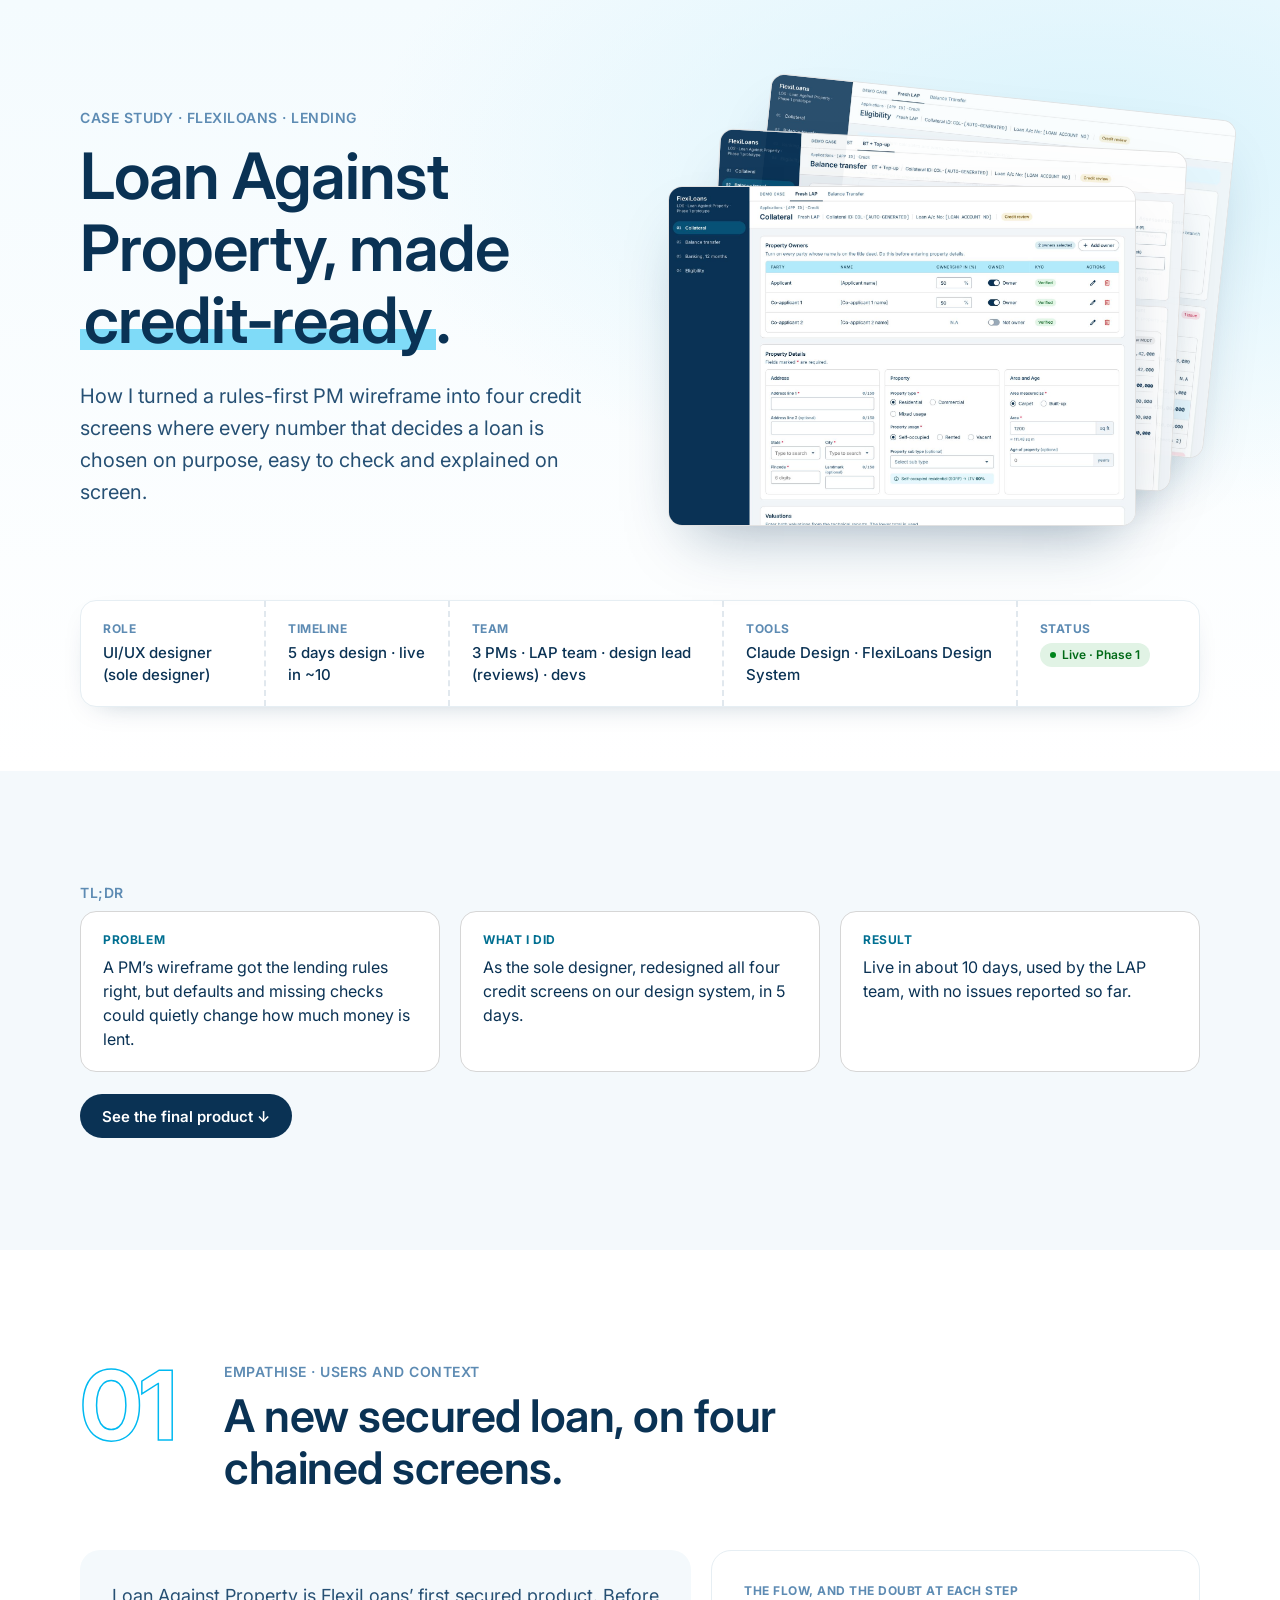
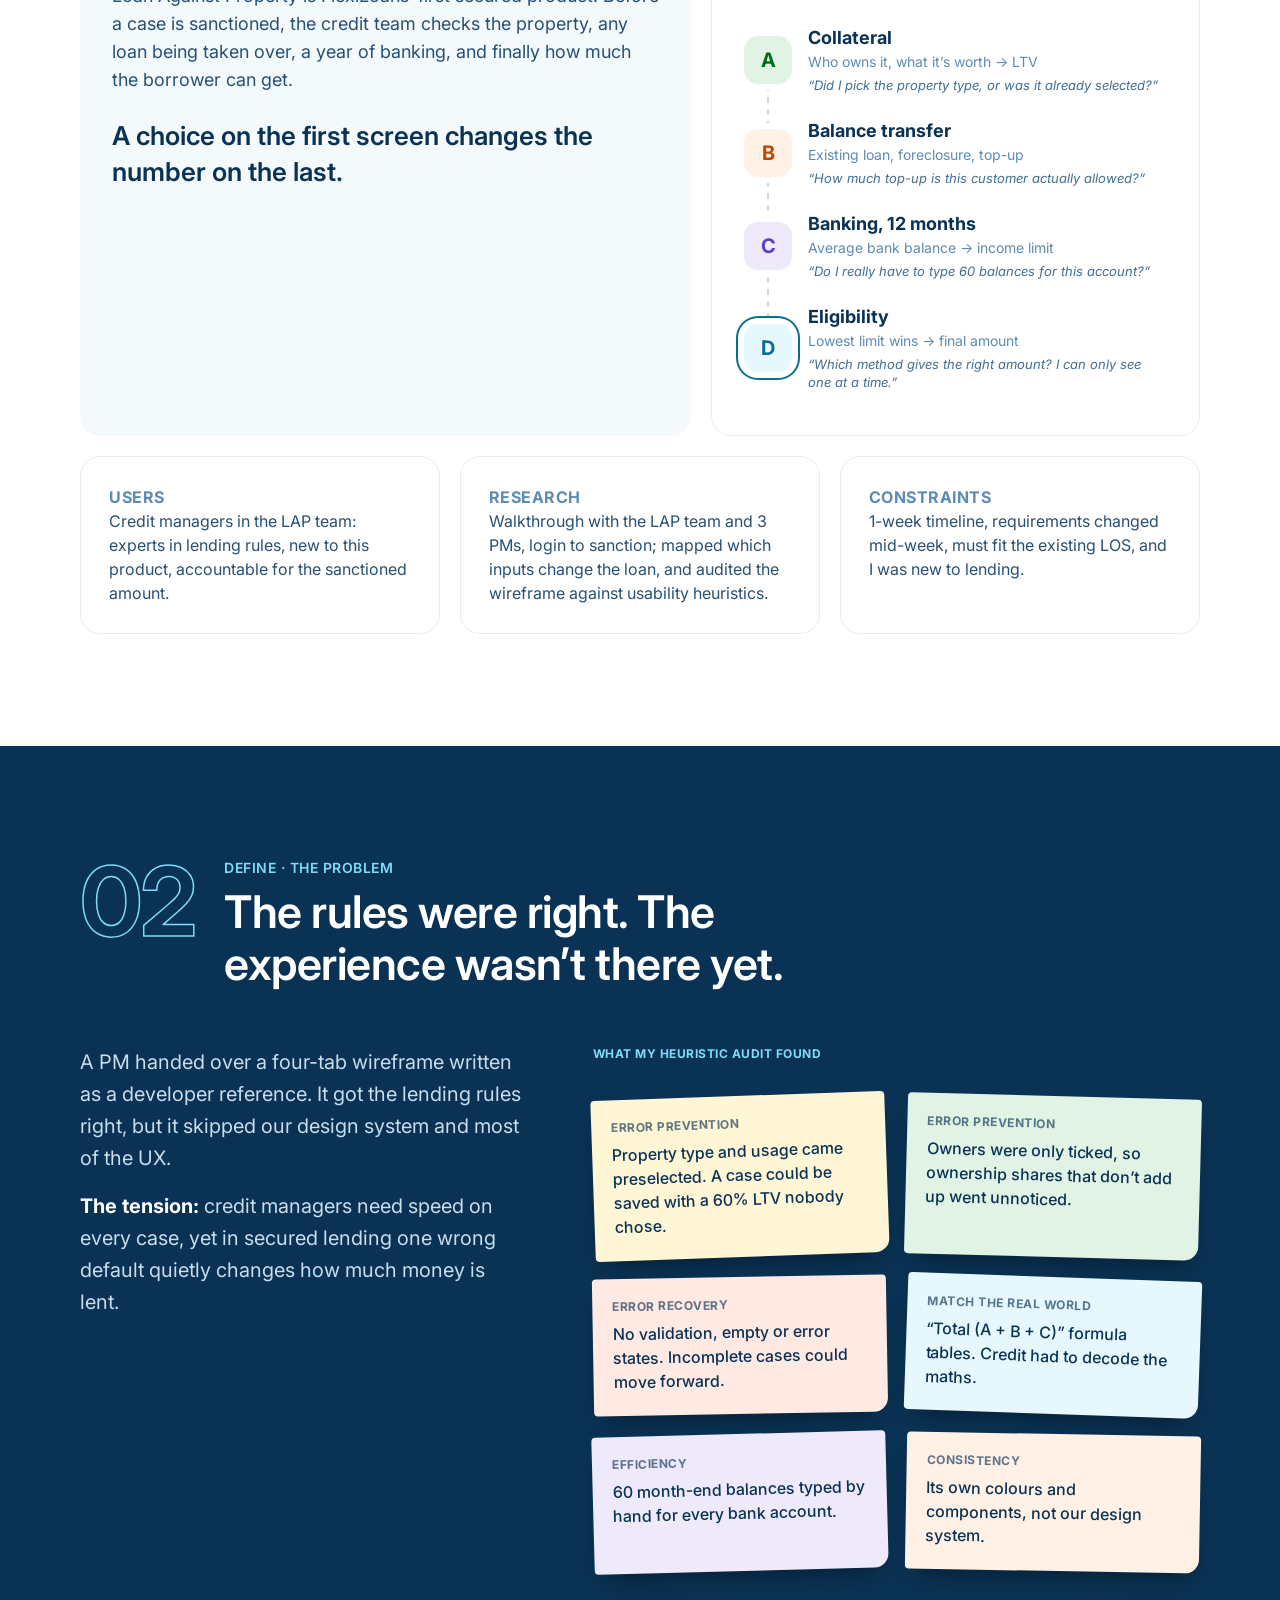
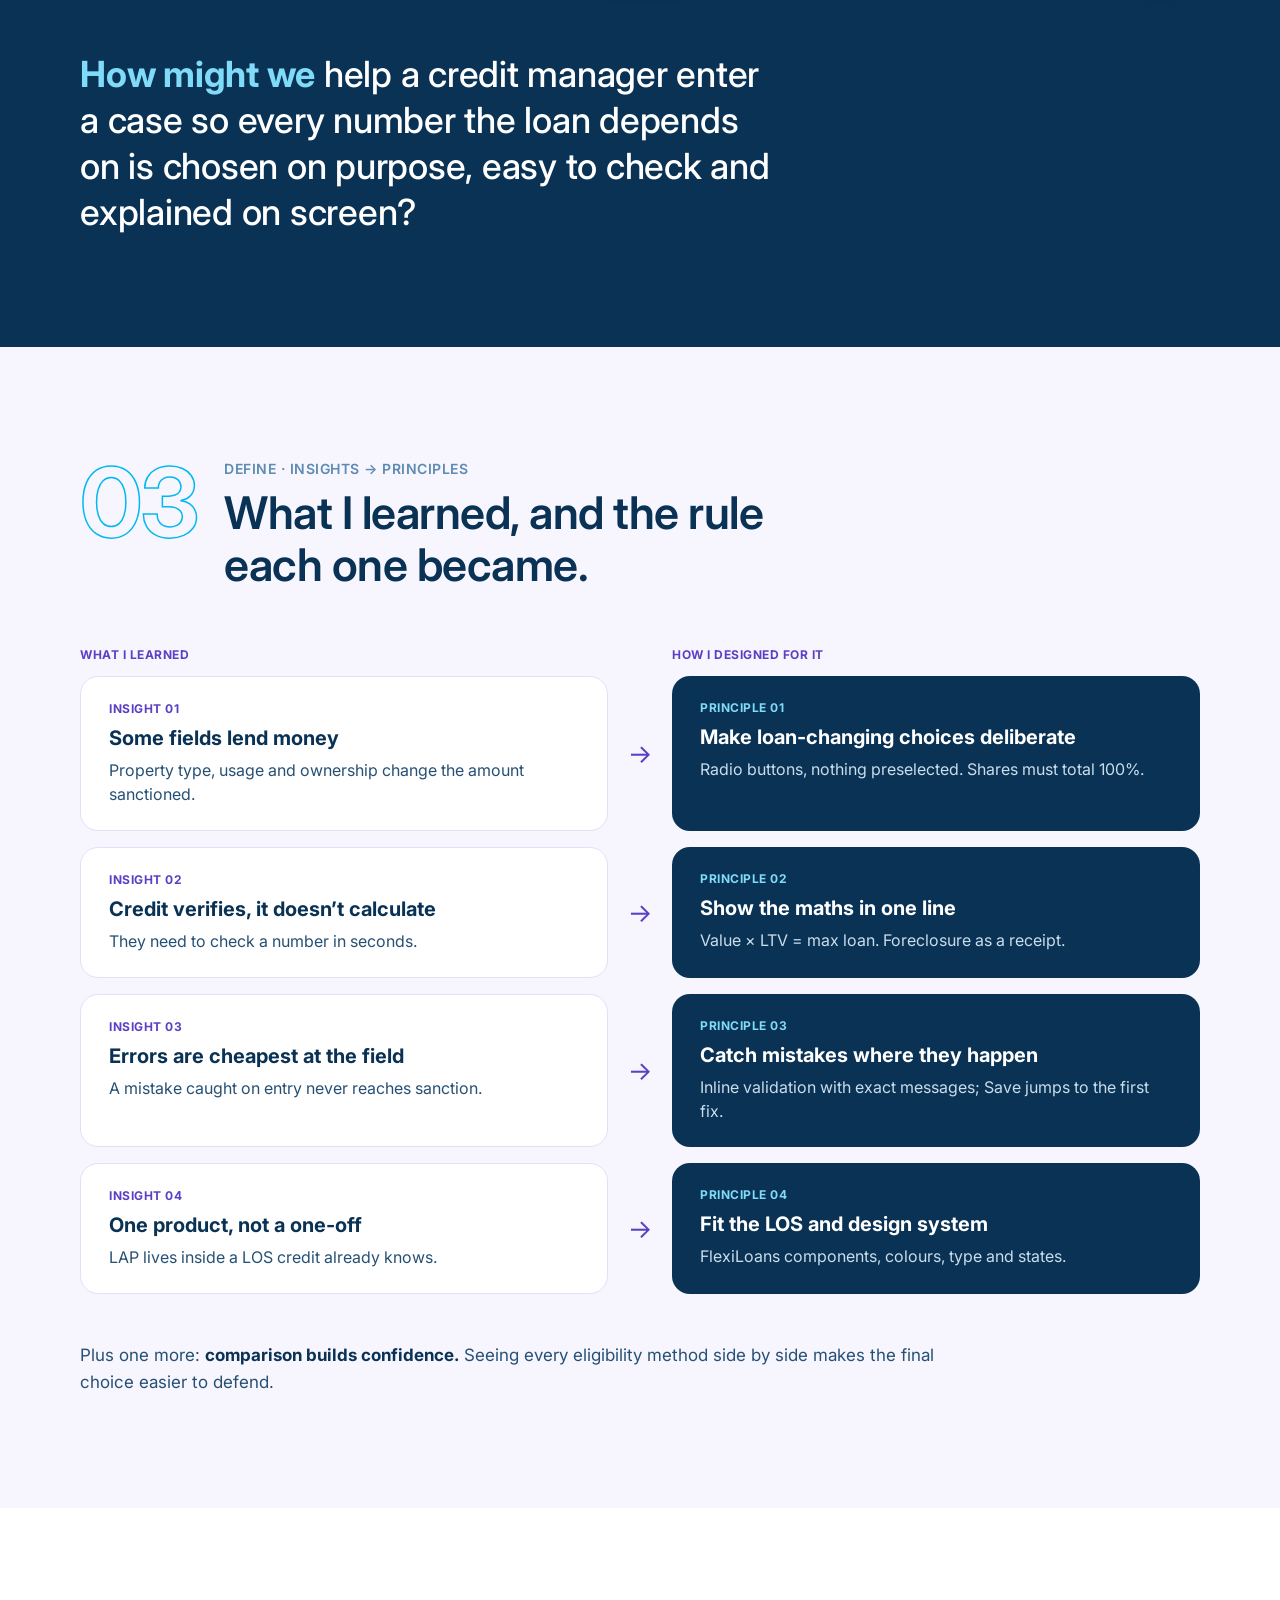
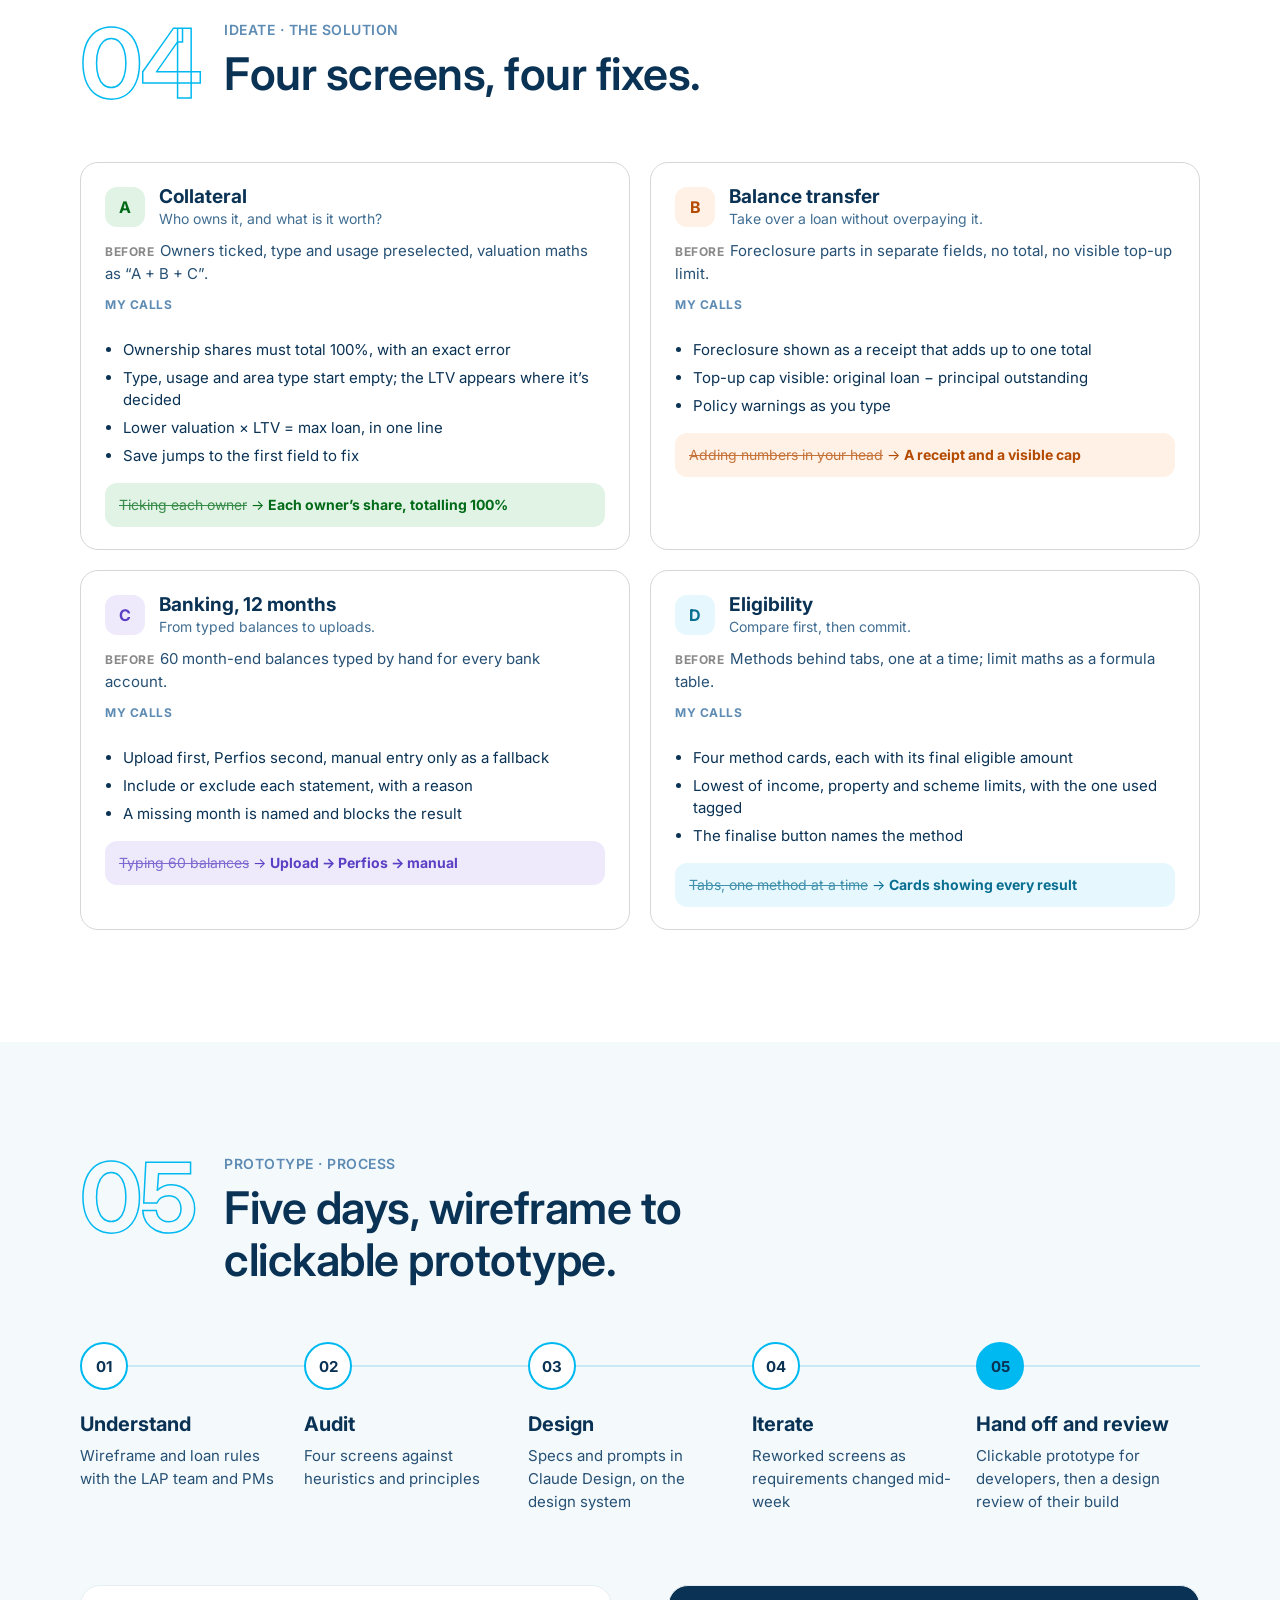
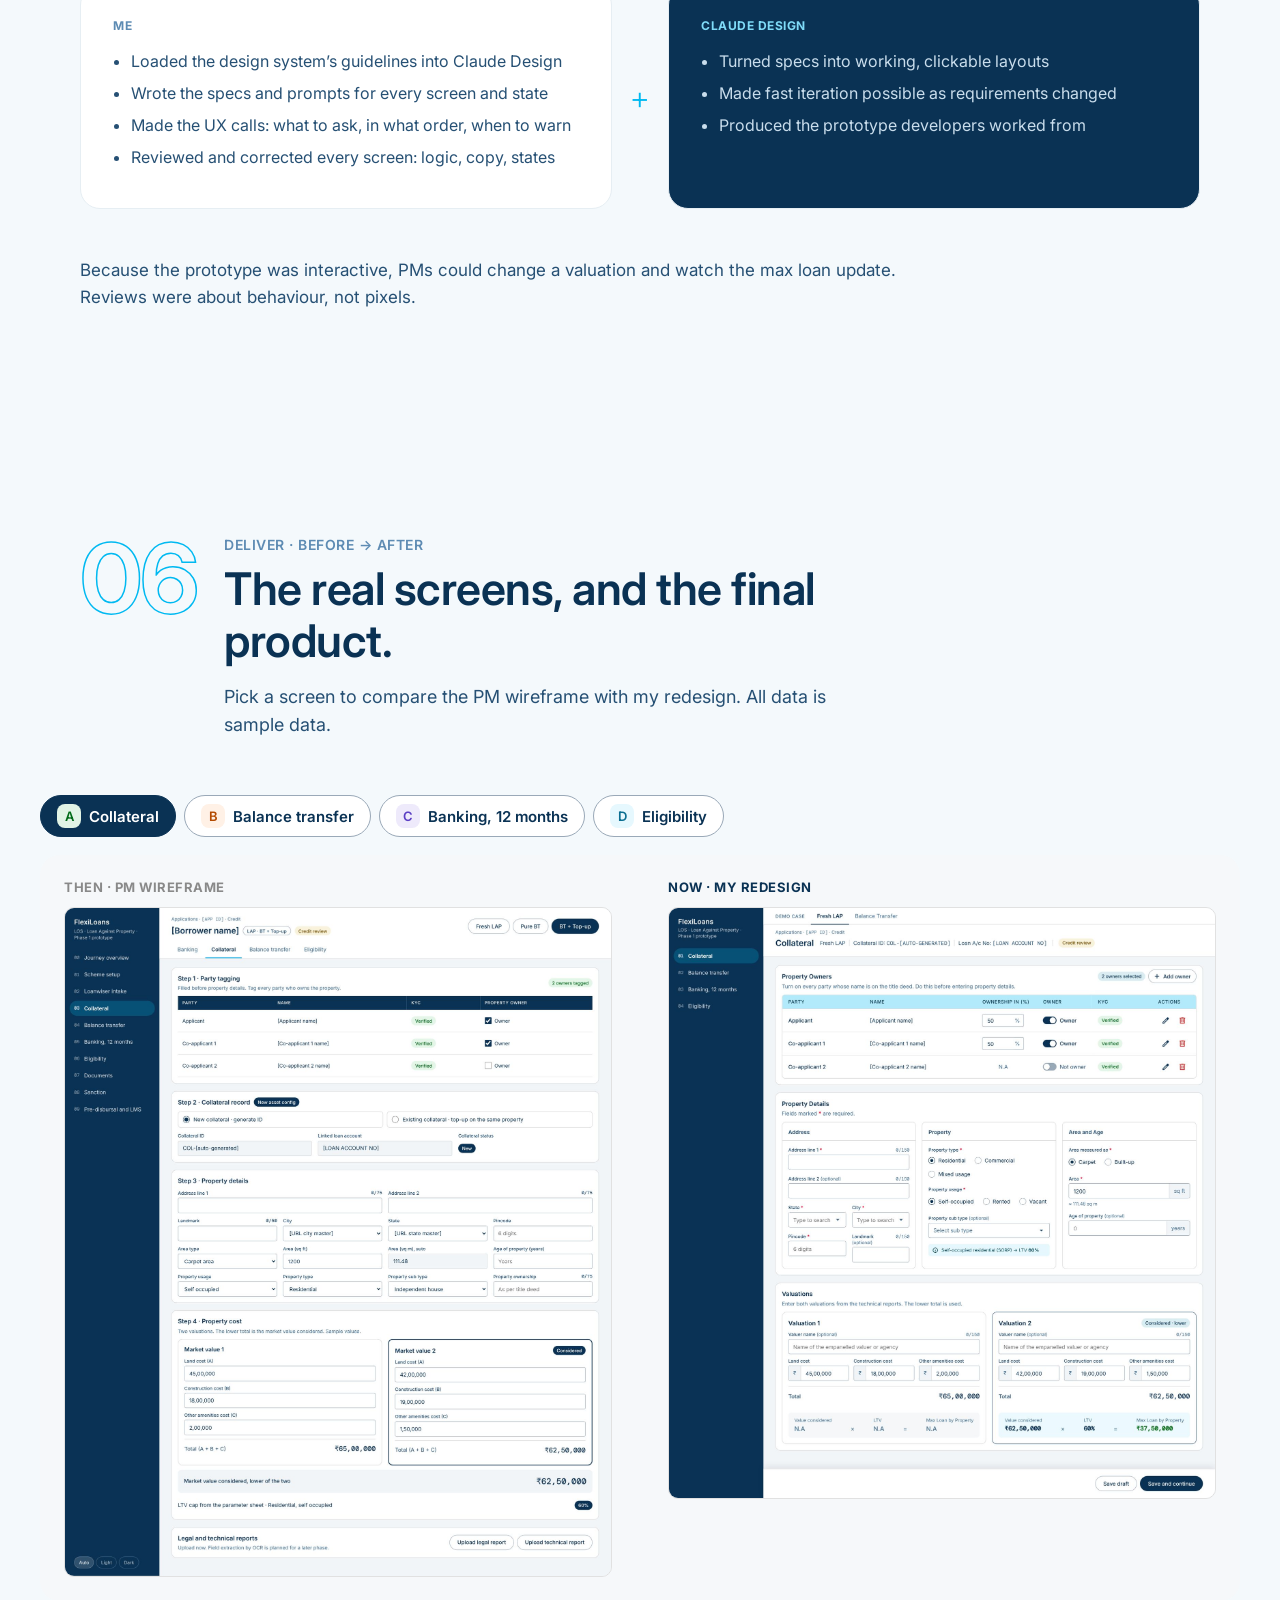
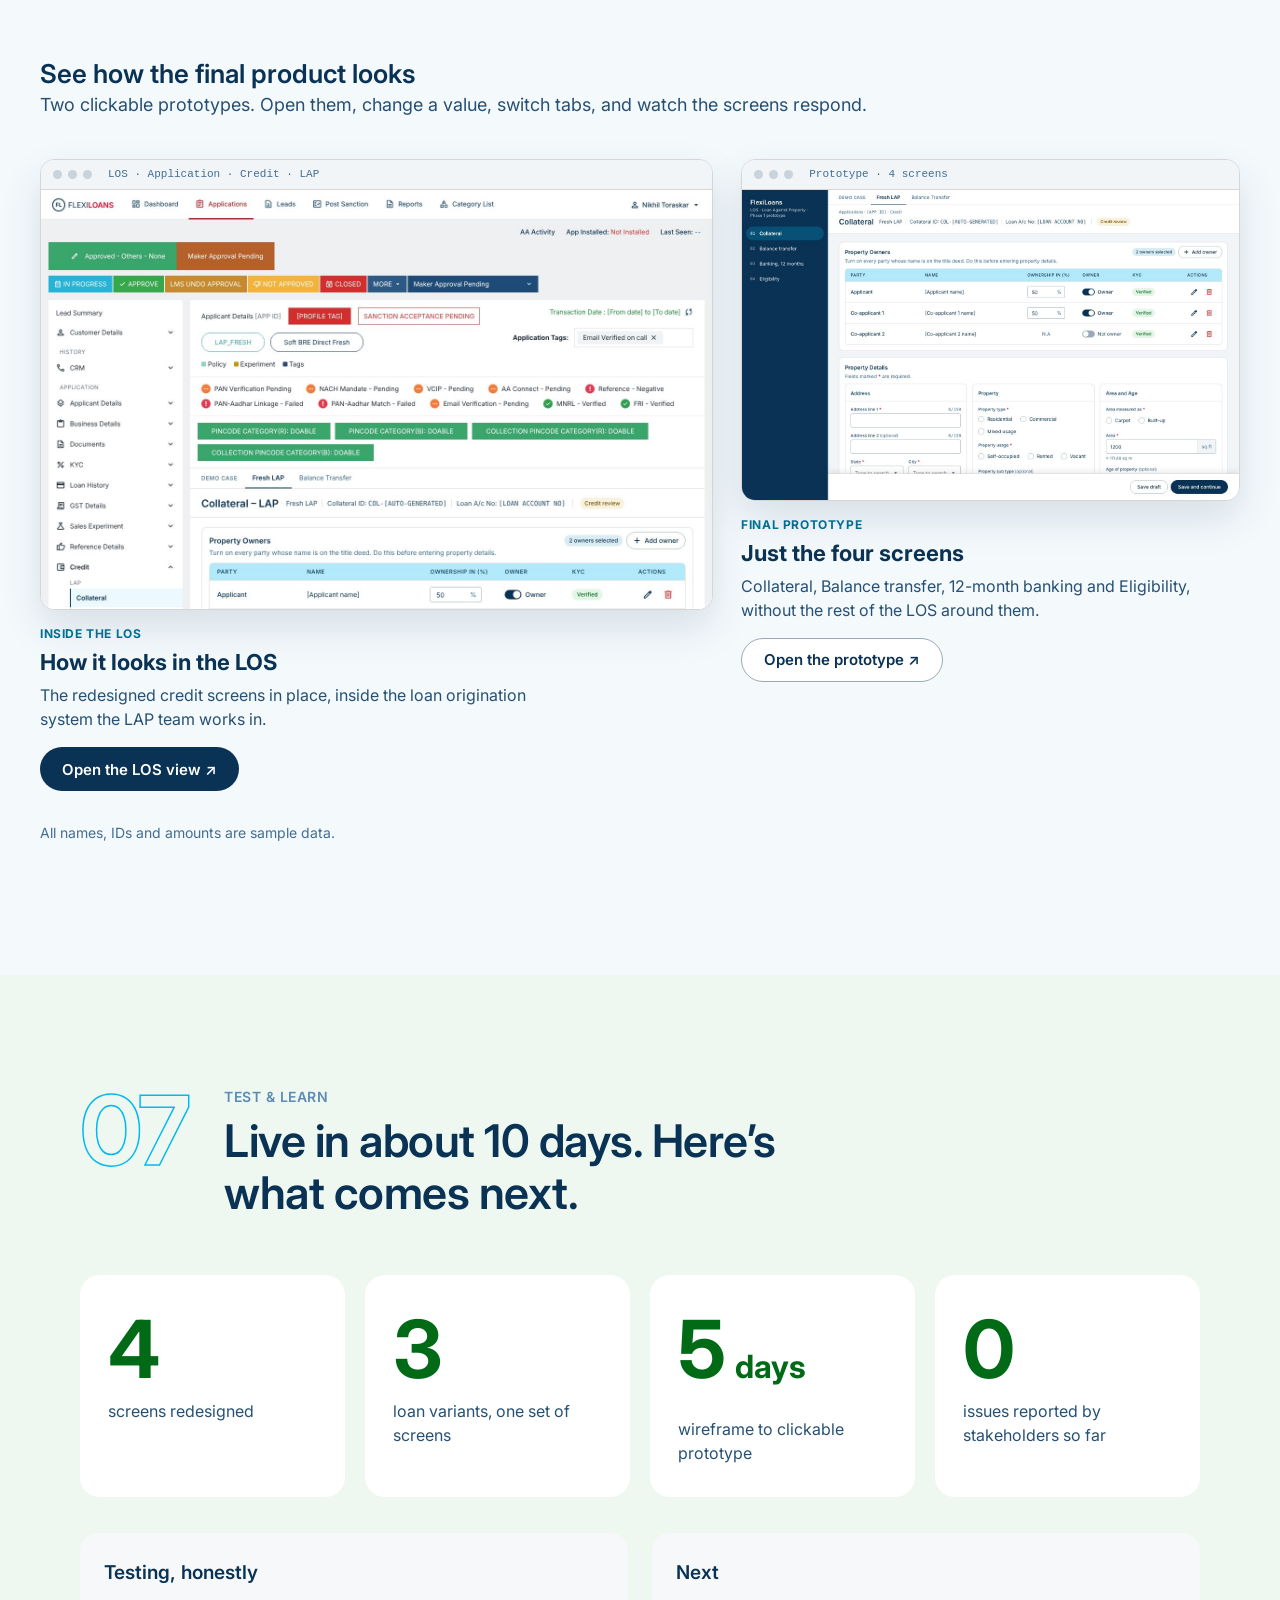
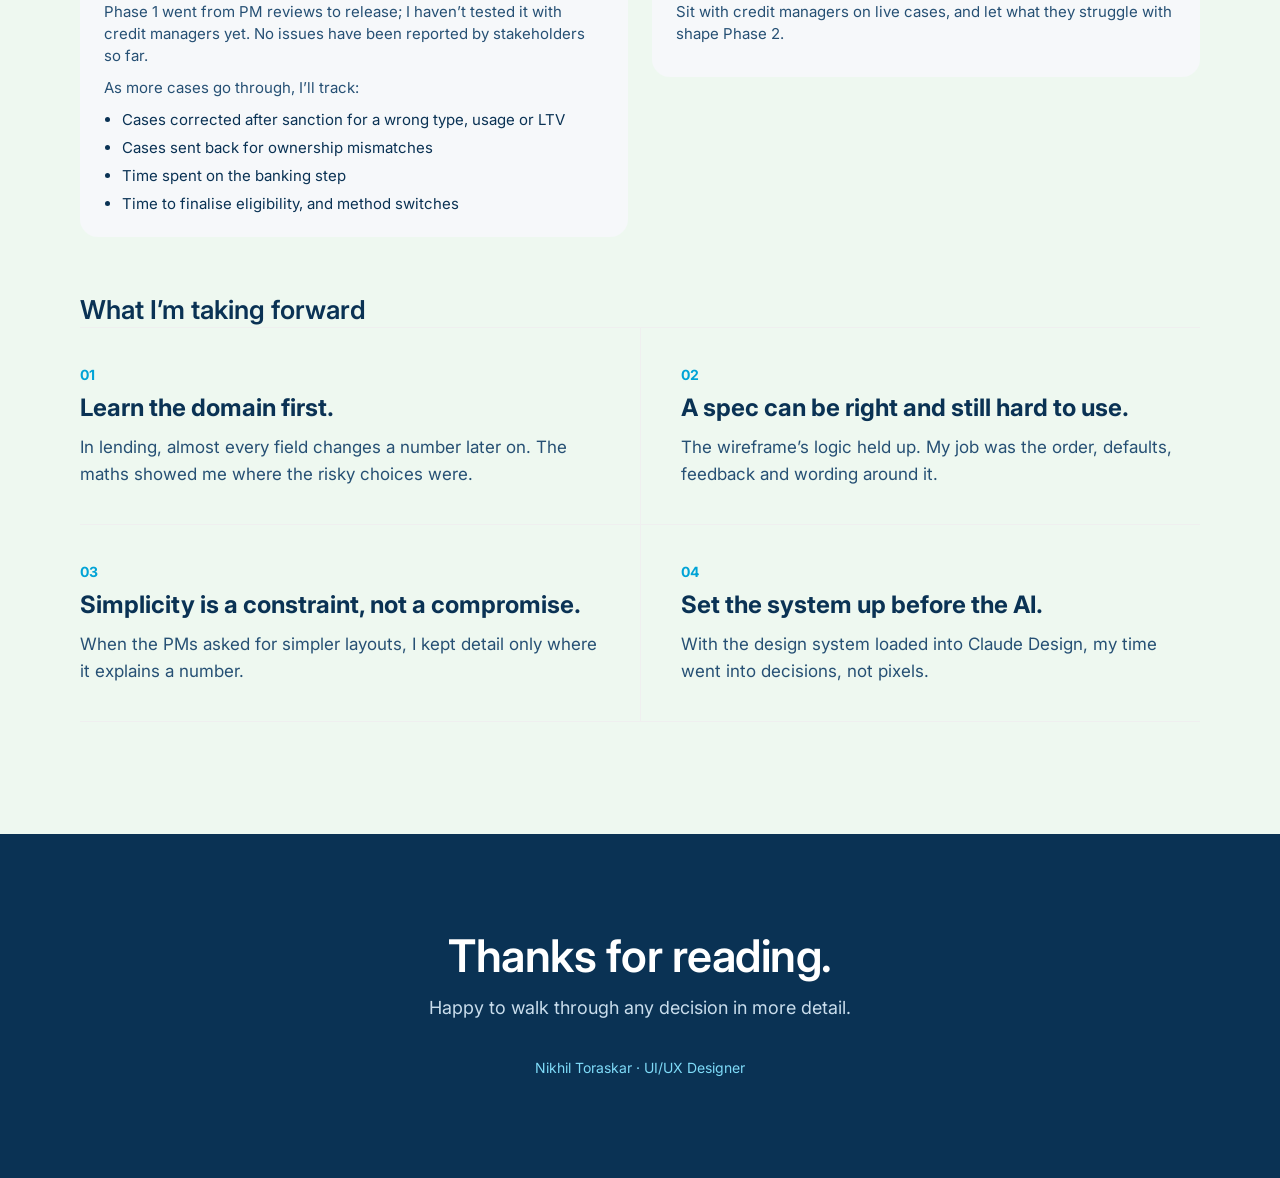
<file: lap-case-study.html>
<!doctype html><html lang="en"><head><meta name="robots" content="noindex,nofollow"><meta charset="utf-8"><meta name="viewport" content="width=device-width,initial-scale=1">
<title>Loan Against Property: case study · Nikhil Toraskar</title>
<link rel="stylesheet" href="https://fonts.googleapis.com/css2?family=Inter:wght@400;500;600;700&display=swap">
<style>
*{box-sizing:border-box}html{scroll-behavior:smooth}
body{margin:0;background:#FFF;color:#0A3254;font-family:Inter,system-ui,sans-serif;-webkit-font-smoothing:antialiased}
.in{max-width:1200px;margin:0 auto;padding:0 40px}
.band{padding:112px 0}.white{background:#FFF}.tint{background:#F4F9FC}.tint2{background:#F7F5FE}.mint{background:#EEF8F0}.then{background:#F4F9FC}
.navy{background:#0A3254;color:#FFF}
.ey{margin:0 0 8px;font-size:14px;line-height:20px;letter-spacing:.5px;font-weight:600;text-transform:uppercase;color:#5D8BB3}
.mini{margin:0 0 14px;font-size:12px;line-height:16px;letter-spacing:.5px;font-weight:700;text-transform:uppercase;color:#5D8BB3}.mini i{font-style:normal;text-transform:none;font-weight:500;letter-spacing:0}
.mini.light{color:#7FDBF8}
h1{font-size:64px;line-height:72px;letter-spacing:-1px;font-weight:600;margin:12px 0 24px}
h1 mark{background:linear-gradient(transparent 62%,#7FDBF8 62%,#7FDBF8 90%,transparent 90%);color:inherit;padding:0 4px}
h2{font-size:45px;line-height:52px;letter-spacing:-.5px;font-weight:600;margin:0}
h3{font-size:28px;line-height:36px;font-weight:600;margin:0}
p{font-size:18px;line-height:28px;color:#265074;margin:0 0 16px}
.navy p{color:#C9DDEC}.navy b{color:#FFF}
/* hero */
.hero{background:radial-gradient(1200px 600px at 85% 20%,#D9F3FC 0%,rgba(217,243,252,0) 60%),linear-gradient(180deg,#F4FBFE,#FFF);padding:96px 0 64px;overflow:hidden}
.hero-g{display:grid;grid-template-columns:1fr 1fr;gap:56px;align-items:center}
.lede{font-size:20px;line-height:32px}
.fan{position:relative;height:440px}
.fan img{position:absolute;width:88%;height:340px;object-fit:cover;object-position:top left;border-radius:14px;border:1px solid #E1E1E1;box-shadow:0 30px 60px -24px rgba(10,50,84,.35);background:#FFF}
.f1{left:0;top:90px;z-index:3}.f2{left:8%;top:44px;z-index:2;transform:rotate(3deg);opacity:.95}.f3{left:16%;top:0;z-index:1;transform:rotate(6deg);opacity:.85}
.stub{display:grid;grid-template-columns:1fr 1fr 1.5fr 1.6fr 1fr;margin:64px 0 0;background:#FFF;border-radius:16px;box-shadow:0 10px 30px -18px rgba(10,50,84,.35);border:1px solid #E6EEF3}
.stub div{padding:20px 22px}.stub div+div{border-left:2px dashed #E1E8EE}
.stub dt{font-size:12px;letter-spacing:.5px;font-weight:700;text-transform:uppercase;color:#5D8BB3;margin-bottom:6px}.stub dd{margin:0;font-size:15px;line-height:22px;font-weight:500}
.live{display:inline-flex;align-items:center;gap:6px;height:24px;padding:4px 10px;border-radius:20px;background:#E1F3E5;color:#006A17;font-size:12px;font-weight:600}.live::before{content:"";width:6px;height:6px;border-radius:50%;background:#00851D}
/* section head */
.hd{display:grid;grid-template-columns:120px 1fr;gap:24px;align-items:start;margin-bottom:56px}
.hn{font-size:96px;line-height:.9;font-weight:700;color:transparent;-webkit-text-stroke:1.5px #00B9F1;letter-spacing:-2px}
.navy .hn{-webkit-text-stroke-color:#7FDBF8}.navy .ey{color:#7FDBF8}
.hd h2{max-width:22ch}.hd .sub{margin:16px 0 0;max-width:60ch}
.foot-n{margin:48px 0 0;font-size:17px;line-height:27px;max-width:80ch}.foot-n b{color:#0A3254}
/* bento */
.bento{display:grid;grid-template-columns:1.25fr 1fr;grid-template-rows:auto auto;gap:20px}
.bento>div{border-radius:20px;padding:32px;background:#F4F9FC}
.b-main{grid-column:1;grid-row:1}.b-main .big{font-size:26px;line-height:36px;font-weight:600;color:#0A3254;margin:24px 0 0}
.b-chain{grid-column:2;grid-row:1;background:#FFF!important;border:1px solid #E6EEF3}
.bento>.trio{grid-column:1/-1;grid-row:2;padding:0;background:none;margin:0;border-radius:0}
.chain{list-style:none;margin:0;padding:0;position:relative}
.chain::before{content:"";position:absolute;left:23px;top:24px;bottom:24px;width:2px;background:repeating-linear-gradient(#C9D7E2 0 6px,transparent 6px 12px)}
.chain li{position:relative;display:flex;gap:16px;align-items:center;padding:12px 0}
.chain span{flex:none;width:48px;height:48px;border-radius:14px;background:var(--b);color:var(--i);display:grid;place-items:center;font-size:20px;font-weight:700;z-index:1;box-shadow:0 0 0 6px #FFF}
.chain b{display:block;font-size:18px;line-height:26px}.chain small{font-size:14px;line-height:20px;color:#5D8BB3}
.chain li:last-child span{box-shadow:0 0 0 6px #FFF,0 0 0 8px var(--i)}
.trio{display:grid;grid-template-columns:repeat(3,1fr);gap:20px;margin-top:20px}
.trio div{border-radius:20px;padding:28px;border:1px solid #E6EEF3}.trio p{font-size:16px;line-height:24px;margin:0}
/* problem */
.prob{display:grid;grid-template-columns:.85fr 1.15fr;gap:64px;align-items:start}
.prob-l p{font-size:20px;line-height:32px}
.notes{display:grid;grid-template-columns:1fr 1fr;gap:20px}.notes .mini{grid-column:1/-1}
.note{border-radius:4px 4px 14px 4px;padding:20px 20px 22px;box-shadow:0 14px 24px -12px rgba(0,0,0,.45)}
.note small{display:block;font-size:12px;letter-spacing:.5px;font-weight:700;text-transform:uppercase;color:#0A3254;opacity:.65;margin-bottom:8px}
.note p{margin:0;font-size:16px!important;line-height:24px!important;color:#0A3254!important;font-weight:500}
.hmw{margin:80px 0 0!important;font-size:36px!important;line-height:46px!important;color:#FFF!important;font-weight:500;max-width:30ch;letter-spacing:-.25px}.hmw span{color:#7FDBF8;font-weight:700}
/* users */
.users{display:grid;grid-template-columns:.9fr 1.1fr;gap:40px;align-items:start}
.idc{background:#FFF;border-radius:20px;border:1px solid #E6EEF3;box-shadow:0 20px 40px -28px rgba(10,50,84,.4);overflow:hidden}
.idc-t{display:flex;gap:16px;align-items:center;padding:24px 28px;background:#0A3254}
.av{width:56px;height:56px;border-radius:50%;background:#7FDBF8;color:#0A3254;display:grid;place-items:center;font-weight:700;font-size:18px}
.idc-t b{display:block;color:#FFF;font-size:20px}.idc-t small{color:#9FC0DA;font-size:14px}
.idc-r{padding:20px 28px;border-top:1px solid #EFEFEF}.idc-r small{display:block;font-size:12px;letter-spacing:.5px;font-weight:700;text-transform:uppercase;color:#5D8BB3;margin-bottom:8px}
.idc-r p{font-size:16px;line-height:24px;margin:0}.idc-r ul{margin:0;padding-left:18px}.idc-r li{font-size:16px;line-height:26px;color:#265074}
.pts{display:grid;grid-template-columns:1fr 1fr;gap:16px}
.pt{border-radius:20px;padding:24px;background:var(--b);min-height:170px;display:flex;flex-direction:column;justify-content:space-between}
.pt span{font-size:13px;letter-spacing:.5px;text-transform:uppercase;font-weight:700;color:var(--i)}
.pt p{margin:16px 0 0;font-size:20px;line-height:28px;font-weight:500;color:#0A3254}
/* research */
.res{display:grid;grid-template-columns:1fr 1fr 1.2fr;gap:20px;align-items:stretch}
.m{border:1px solid #E6EEF3;border-radius:20px;padding:28px}.mi{display:grid;place-items:center;width:44px;height:44px;border-radius:12px;background:#E6F8FE;color:#0A6E91;font-size:20px;margin-bottom:20px}
.m b{display:block;font-size:20px;line-height:28px;margin-bottom:10px}.m p{font-size:16px;line-height:24px;margin:0}
blockquote{margin:0;border-radius:20px;padding:32px;background:#0A3254;color:#FFF;font-size:28px;line-height:38px;font-weight:600;position:relative}
blockquote span{display:block;font-size:80px;line-height:50px;color:#7FDBF8;height:40px}
blockquote small{display:block;margin-top:20px;font-size:14px;font-weight:500;color:#9FC0DA}
.cons{margin-top:40px}.cons ul{list-style:none;margin:0;padding:0;display:flex;flex-wrap:wrap;gap:10px}
.cons li{padding:10px 18px;border-radius:30px;border:1px dashed #9DB6CA;font-size:15px;font-weight:500;color:#265074}
/* map */
.map-h{display:grid;grid-template-columns:1fr 64px 1fr;margin-bottom:14px}.map-h span{font-size:12px;letter-spacing:.5px;font-weight:700;text-transform:uppercase;color:#5B3FC4}
.ip{display:grid;grid-template-columns:1fr 64px 1fr;align-items:stretch;margin-bottom:16px}
.ins,.pri{border-radius:18px;padding:24px 28px}
.ins{background:#FFF;border:1px solid #E4DEF8}.pri{background:#0A3254}
.ins small,.pri small{display:block;font-size:12px;letter-spacing:.5px;font-weight:700;text-transform:uppercase;margin-bottom:8px;color:#5B3FC4}.pri small{color:#7FDBF8}
.ins b,.pri b{display:block;font-size:20px;line-height:28px;margin-bottom:6px}.pri b{color:#FFF}
.ins p,.pri p{margin:0;font-size:16px;line-height:24px}.pri p{color:#C9DDEC}
.ar{display:grid;place-items:center;font-size:26px;color:#5B3FC4}
/* zigzag */
.zz{display:grid;grid-template-columns:1fr 1fr;gap:64px;align-items:center;padding:72px 0;border-top:1px solid #EFEFEF}
.zz:first-of-type{border-top:0;padding-top:0}
.zz.flip .zz-t{order:2}
.big-l{display:grid;place-items:center;width:72px;height:72px;border-radius:20px;background:var(--b);color:var(--i);font-size:36px;font-weight:700;margin-bottom:20px}
.zz .ey{color:var(--i)}.zz h3{font-size:32px;line-height:40px;margin-bottom:20px}
.was{display:flex;gap:12px;align-items:baseline;padding:14px 16px;border-radius:12px;background:#F6F8FA;font-size:16px!important;line-height:24px!important}
.was b{flex:none;font-size:12px;letter-spacing:.5px;text-transform:uppercase;color:#898989}
.fix{list-style:none;margin:20px 0 24px;padding:0}.fix li{position:relative;padding-left:30px;margin-bottom:12px;font-size:17px;line-height:26px;color:#0A3254}
.fix li::before{content:"✓";position:absolute;left:0;top:1px;width:20px;height:20px;border-radius:50%;background:var(--b);color:var(--i);font-size:12px;font-weight:700;display:grid;place-items:center}
.ic{display:grid;grid-template-columns:1fr auto 1fr;gap:10px;align-items:center}
.ic div{border-radius:12px;padding:12px 16px;font-size:16px;line-height:22px;font-weight:600}.ic div:first-child{background:#F6F8FA;color:#5D8BB3}.ic div:last-child{background:var(--b);color:#0A3254}
.ic small{display:block;font-size:11px;letter-spacing:.5px;text-transform:uppercase;font-weight:700;margin-bottom:4px;opacity:.75}.ic>span{color:var(--i);font-weight:700}
.mine{font-style:normal;display:inline-flex;align-items:center;height:24px;padding:2px 10px;margin-left:6px;border-radius:20px;background:#ECFAFF;border:1px solid #00B9F1;color:#0A3254;font-size:12px;font-weight:600;vertical-align:2px}
.zz-m .mock{background:var(--b);border-radius:24px;padding:28px;display:flex;flex-direction:column;gap:12px}
.cap{margin:10px 0 0;font-size:13px;line-height:18px;color:#5D8BB3;text-align:center}
.mk{background:#FFF;border-radius:12px;padding:16px 18px;box-shadow:0 4px 14px -8px rgba(10,50,84,.3);font-size:14px;line-height:20px;color:#265074}
.mk p{margin:0}.mk-h{margin:0 0 10px!important;font-size:11px!important;line-height:16px!important;letter-spacing:.5px;font-weight:700;text-transform:uppercase;color:var(--i)!important}.mk-h.sp{margin-top:14px!important}
.mrow{display:grid;grid-template-columns:1fr 70px 32px;align-items:center;gap:8px;padding:7px 0;border-bottom:1px solid #F1F5F8}
.inp{border:1px solid #C9D7E2;border-radius:6px;padding:3px 8px;text-align:right;font-weight:600;color:#0A3254}.inp.mute{color:#B7C4CF}
.tg{width:30px;height:17px;border-radius:10px;background:#D6D6D6;position:relative}.tg::after{content:"";position:absolute;top:2px;left:2px;width:13px;height:13px;border-radius:50%;background:#FFF}.tg.on{background:#0A3254}.tg.on::after{left:15px}
.merr,.mok{margin-top:12px!important;padding:9px 12px;border-radius:8px;font-size:13px!important;line-height:18px!important;font-weight:600}
.merr{background:#FDECEC;color:#B3261E!important}.mok{background:var(--b);color:var(--i)!important}
.mwarn{margin-top:10px!important;font-size:13px!important;color:#5D8BB3!important}
.rad{display:flex;flex-wrap:wrap;gap:6px}.rad span{display:flex;align-items:center;gap:6px;padding:5px 11px 5px 7px;border-radius:20px;border:1px solid #D6D6D6;font-size:13px}
.rad span::before{content:"";width:10px;height:10px;border-radius:50%;border:1.5px solid #8AA4BA}.rad .sel{border-color:var(--i);color:#0A3254;font-weight:600}.rad .sel::before{border:3px solid var(--i);width:8px;height:8px}
.eq{display:flex;align-items:flex-end;justify-content:space-between;gap:6px}.eq span{display:flex;flex-direction:column;font-weight:700;font-size:16px;color:#0A3254}
.eq small{font-size:10px;font-weight:700;letter-spacing:.3px;color:#5D8BB3;text-transform:uppercase;margin-bottom:2px}.eq em{font-style:normal;color:#B7C4CF;font-size:18px}.eq .hl{color:var(--i)}
.rc{display:flex;justify-content:space-between;gap:10px;padding:6px 0}.rc b{color:#0A3254;white-space:nowrap}.rc.tot{border-top:1px dashed #C9D7E2;margin-top:4px;padding-top:9px;font-weight:700;color:#0A3254}
.hlt{color:var(--i)!important}.bar{height:8px;border-radius:6px;background:#F1F5F8;margin:2px 0 8px;overflow:hidden}.bar i{display:block;height:100%;background:var(--i);opacity:.55}
.opt{display:flex;gap:10px;align-items:center;padding:9px 11px;border:1px solid #E1E1E1;border-radius:9px;margin-bottom:6px}
.opt span{width:24px;height:24px;border-radius:50%;background:#F1F5F8;display:grid;place-items:center;font-size:12px;font-weight:700;color:#5D8BB3}
.opt b{display:block;color:#0A3254;font-size:14px}.opt small{font-size:12px;color:#5D8BB3}.opt.sel{border-color:var(--i);background:var(--b)}.opt.sel span{background:var(--i);color:#FFF}
.months{display:grid;grid-template-columns:repeat(6,1fr);gap:5px}.months i{font-style:normal;text-align:center;padding:6px 0;border-radius:6px;background:var(--b);color:var(--i);font-size:12px;font-weight:600}.months .miss{background:#FDECEC;color:#B3261E;outline:1.5px dashed #E58A84}
.meth{display:grid;grid-template-columns:1fr 1fr;gap:7px}.meth div{border:1px solid #E1E1E1;border-radius:9px;padding:9px 11px}.meth small{display:block;font-size:12px;color:#5D8BB3}.meth b{font-size:15px;color:#0A3254}.meth .sel{border:2px solid var(--i);background:var(--b)}
.btn{margin-top:12px;height:38px;border-radius:30px;background:#0A3254;color:#FFF;display:grid;place-items:center;font-size:13px;font-weight:600}
/* process */
.track{list-style:none;margin:0;padding:0;display:grid;grid-template-columns:repeat(5,1fr);gap:0;position:relative}
.track::before{content:"";position:absolute;left:0;right:0;top:23px;height:2px;background:#C9E9F5}
.track li{position:relative;padding-right:24px}
.track span{display:grid;place-items:center;width:48px;height:48px;border-radius:50%;background:#FFF;border:2px solid #00B9F1;font-size:15px;font-weight:700;margin-bottom:20px;position:relative}
.track li:last-child span{background:#00B9F1;color:#0A3254}
.track b{display:block;font-size:20px;line-height:28px;margin-bottom:6px}.track p{font-size:15px;line-height:23px;margin:0}
.duo{display:grid;grid-template-columns:1fr 56px 1fr;align-items:center;margin-top:72px}
.duo>div{border-radius:20px;padding:32px;background:#FFF;border:1px solid #E6EEF3;height:100%}.duo>div:last-child{background:#0A3254}.duo>div:last-child .mini{color:#7FDBF8}
.duo ul{margin:0;padding-left:18px}.duo li{font-size:16px;line-height:26px;color:#265074;margin-bottom:6px}.duo>div:last-child li{color:#C9DDEC}
.duo-x{display:grid;place-items:center;font-size:32px;color:#00B9F1;font-weight:300}
/* impact */
.nums{display:grid;grid-template-columns:repeat(4,1fr);gap:20px}
.nums div{background:#FFF;border-radius:20px;padding:32px 28px}
.nums b{display:block;font-size:80px;line-height:84px;font-weight:700;color:#006A17;letter-spacing:-2px}.nums b small{font-size:32px;letter-spacing:0;margin-left:4px}
.nums span{display:block;margin-top:8px;font-size:16px;line-height:24px;color:#265074}
.next{display:grid;grid-template-columns:.8fr 1.2fr;gap:40px;margin-top:48px}.next ul{list-style:none;margin:0;padding:0;display:grid;grid-template-columns:1fr 1fr;gap:12px}
.next li{padding:14px 16px 14px 44px;border-radius:12px;background:#FFF;font-size:15px;line-height:22px;color:#265074;position:relative}
.next li::before{content:"";position:absolute;left:16px;top:16px;width:16px;height:16px;border-radius:4px;border:2px solid #7CC48A}
/* learnings */
.lrn{display:grid;grid-template-columns:1fr 1fr;gap:0;border-top:1px solid #EFEFEF}
.lrn div{padding:36px 40px 36px 0;border-bottom:1px solid #EFEFEF}.lrn div:nth-child(even){padding-left:40px;padding-right:0;border-left:1px solid #EFEFEF}
.lrn span{font-size:14px;font-weight:700;color:#00A3D6}.lrn b{display:block;font-size:24px;line-height:32px;margin:8px 0 10px}.lrn p{font-size:17px;line-height:27px;margin:0}
/* then now */
.tn{background:#FFF;border-radius:28px;padding:48px;margin-top:40px;border:1px solid #E6EEF3}
.tn-h{display:flex;gap:18px;align-items:center;margin-bottom:36px}.tn-h>span{flex:none;width:56px;height:56px;border-radius:16px;background:var(--b);color:var(--i);display:grid;place-items:center;font-size:26px;font-weight:700}
.tn-h h3{font-size:32px;line-height:40px}.tn-h p{margin:4px 0 0;font-size:17px}
figure{margin:0}
.ov{display:grid;grid-template-columns:1fr 1fr;gap:56px;align-items:start;padding:24px;border-radius:20px;background:#F6F8FA}
.ov figcaption{font-size:13px;letter-spacing:.5px;text-transform:uppercase;font-weight:700;color:#898989;margin-bottom:12px}.ov .now figcaption{color:var(--i)}
.ov img{display:block;width:100%;border-radius:10px;border:1px solid #E1E1E1;background:#FFF}
.uc{margin:48px 0 0!important;font-size:13px!important;letter-spacing:.5px;text-transform:uppercase;font-weight:700;color:var(--i)!important}
.zp{padding:40px 0;border-bottom:1px solid #EFEFEF}.zp:last-of-type{border-bottom:0}
.zp h4{display:flex;align-items:center;gap:12px;margin:0 0 20px;font-size:24px;line-height:32px;font-weight:600}
.zp h4 span{font-size:14px;font-weight:700;color:var(--i);background:var(--b);border-radius:20px;padding:4px 12px}
.zb figcaption,.za figcaption{display:flex;align-items:baseline;gap:12px;margin-bottom:14px;min-height:52px;font-size:17px;line-height:26px;color:#265074}
.zb em,.za em{flex:none;font-style:normal;font-size:12px;letter-spacing:.5px;text-transform:uppercase;font-weight:700;padding:4px 12px;border-radius:20px}
.zb em{background:#F1F1F1;color:#6F6F6F}.za em{background:var(--i);color:#FFF}.za figcaption{color:#0A3254;font-weight:500}
.zb img,.za img{display:block;width:100%;border-radius:14px}
.zb img{border:1.5px dashed #C8C8C8;filter:saturate(.7)}
.za img{border:2px solid var(--i);box-shadow:0 24px 48px -28px rgba(10,50,84,.45)}
.zg{display:grid;grid-template-columns:1fr 56px 1fr;align-items:start}
.zarr{align-self:center;display:grid;place-items:center;width:44px;height:44px;margin:0 auto;border-radius:50%;background:var(--b);color:var(--i);font-size:20px;font-weight:700}
.wide{max-width:1840px}.wide>.hd{max-width:1120px;margin-left:auto;margin-right:auto}
.errf{margin:40px 0 0;padding:32px;border-radius:20px;background:#FDF3F2;display:grid;grid-template-columns:1fr 2fr;gap:48px;align-items:center}
.errf figcaption{font-size:20px;line-height:28px;font-weight:600;color:#0A3254;margin-bottom:20px}
.errf img{display:block;width:100%;border-radius:12px;border:1px solid #E1E1E1}
.end{padding:96px 0;text-align:center}.end h2{color:#FFF}.end p{margin:12px 0 0}.end .by{margin-top:32px;font-size:14px;color:#7FDBF8}
@media (max-width:960px){.in{padding:0 20px}.band{padding:72px 0}.hero{padding:56px 0 40px}h1{font-size:40px;line-height:48px}h2{font-size:30px;line-height:38px}
 .hero-g,.prob,.users,.res,.bento,.zz,.next,.lrn{grid-template-columns:1fr}.fan{height:300px}.fan img{height:240px}
 .stub{grid-template-columns:1fr 1fr}.stub div+div{border-left:0}.stub div{border-top:2px dashed #E1E8EE}.stub div:first-child{border-top:0}
 .hd{grid-template-columns:1fr;gap:8px}.hn{font-size:64px}.b-main,.b-chain{grid-column:auto;grid-row:auto}.trio,.pts,.notes,.next ul{grid-template-columns:1fr}
 .hmw{font-size:24px!important;line-height:32px!important}.map-h{display:none}.ip{grid-template-columns:1fr}.ar{transform:rotate(90deg);padding:6px 0}
 .zz.flip .zz-t{order:0}.big-l{width:56px;height:56px;font-size:28px}.track{grid-template-columns:1fr;gap:20px}.track::before{display:none}
 .duo{grid-template-columns:1fr}.duo-x{padding:8px 0}.nums{grid-template-columns:1fr 1fr}.nums b{font-size:56px;line-height:60px}
 .lrn div,.lrn div:nth-child(even){padding:24px 0;border-left:0}.tn{padding:20px}.ov{grid-template-columns:1fr;padding:12px}.errf{padding:16px}.zp h4{font-size:20px}.zb figcaption,.za figcaption{flex-direction:column;gap:6px;min-height:0}.zg{grid-template-columns:1fr}.zarr{transform:rotate(90deg);margin:16px auto}.errf{grid-template-columns:1fr;gap:16px}.ic{grid-template-columns:1fr}.ic>span{transform:rotate(90deg);justify-self:center}}

.fp-g{display:grid;grid-template-columns:1.35fr 1fr;gap:28px;margin-top:40px;align-items:start}
.fp-c{display:flex;flex-direction:column;gap:16px;text-decoration:none;color:inherit}
.fp-shot{display:block;border-radius:14px;overflow:hidden;border:1px solid #D6D6D6;background:#fff;box-shadow:0 18px 40px rgba(10,50,84,.12);transition:transform .35s cubic-bezier(.2,.8,.2,1),box-shadow .35s}
.fp-bar{display:flex;align-items:center;gap:6px;height:30px;padding:0 12px;background:#F1F5F8;border-bottom:1px solid #D6D6D6}
.fp-bar i{width:9px;height:9px;border-radius:50%;background:#C9D3DC}
.fp-bar span{margin-left:10px;font-size:11px;color:#416E93;font-family:ui-monospace,Menlo,monospace}
.fp-shot img{display:block;width:100%;height:auto}
.fp-c:hover .fp-shot{transform:translateY(-4px);box-shadow:0 26px 50px rgba(10,50,84,.18)}
.fp-t{display:flex;flex-direction:column;gap:6px}
.fp-t small{font-size:12px;letter-spacing:.6px;text-transform:uppercase;font-weight:700;color:#006F91}
.fp-t b{font-size:22px;line-height:30px;color:#0A3254}
.fp-t p{margin:0;font-size:16px;line-height:24px;color:#265074;max-width:52ch}
.fp-cta{align-self:flex-start;display:inline-flex;align-items:center;gap:8px;height:44px;padding:0 22px;border-radius:30px;background:#0A3254;color:#fff;font-size:15px;font-weight:600;transition:background .2s}
.fp-c.sec .fp-cta{background:#fff;color:#0A3254;border:1px solid #9AA9B8}
.fp-c:hover .fp-cta{background:#265074;color:#fff}
.fp-note{margin-top:28px;font-size:14px;color:#416E93}
@media (max-width:860px){.fp-g{grid-template-columns:1fr}}

.tldr{display:grid;grid-template-columns:repeat(3,minmax(0,1fr));gap:20px;margin-top:8px}
.tldr>div{background:#fff;border:1px solid #D6D6D6;border-radius:16px;padding:20px 22px}
.tldr small{display:block;font-size:12px;letter-spacing:.6px;text-transform:uppercase;font-weight:700;color:#006F91;margin-bottom:8px}
.tldr p{margin:0;font-size:16px;line-height:24px;color:#0A3254}
.tl-cta{display:inline-flex;margin-top:22px;height:44px;align-items:center;padding:0 22px;border-radius:30px;background:#0A3254;color:#fff;font-weight:600;font-size:15px;text-decoration:none}
.tl-cta:hover{background:#265074}
.chain em{display:block;margin-top:4px;font-size:13px;line-height:18px;color:#416E93;font-style:italic}
.id-g{display:grid;grid-template-columns:repeat(2,minmax(0,1fr));gap:20px;margin-top:36px}
.id-c{border:1px solid #D6D6D6;border-radius:18px;padding:22px 24px;background:#fff;display:flex;flex-direction:column;gap:12px}
.id-h{display:flex;gap:14px;align-items:center}
.id-h>span{width:40px;height:40px;border-radius:12px;display:grid;place-items:center;background:var(--b);color:var(--i);font-weight:700}
.id-h b{display:block;font-size:19px;color:#0A3254}.id-h small{color:#416E93;font-size:14px}
.id-b{margin:0;font-size:15px;line-height:22px;color:#265074}.id-b em{font-style:normal;font-weight:700;color:#898989;text-transform:uppercase;font-size:12px;letter-spacing:.5px;margin-right:6px}
.id-c ul{margin:0;padding-left:18px;display:flex;flex-direction:column;gap:6px;font-size:15px;line-height:22px;color:#0A3254}
.id-x{margin:4px 0 0;padding:12px 14px;border-radius:12px;background:var(--b);color:var(--i);font-size:14px;line-height:20px}
.id-x s{opacity:.75}
.dv-tabs{display:flex;flex-wrap:wrap;gap:8px;margin:32px 0 18px}
.dv-tabs button{display:inline-flex;align-items:center;gap:8px;height:42px;padding:0 16px;border-radius:30px;border:1px solid #9AA9B8;background:#fff;color:#0A3254;font:inherit;font-size:15px;font-weight:600;cursor:pointer}
.dv-tabs button span{width:24px;height:24px;border-radius:8px;display:grid;place-items:center;background:var(--b);color:var(--i);font-size:13px}
.dv-tabs button[aria-selected="true"]{background:#0A3254;color:#fff;border-color:#0A3254}
.dv-p[hidden]{display:none}
.dv-h3{margin:56px 0 0;font-size:26px;line-height:34px;color:#0A3254}
.tst{display:grid;grid-template-columns:1fr 1fr;gap:24px;margin-top:36px;align-items:start}
.tst>div{border-radius:18px;padding:22px 24px;background:#F6F8FA}
.tst h3{margin:0 0 10px;font-size:19px;color:#0A3254}
.tst p{margin:0 0 10px;font-size:15px;line-height:22px;color:#265074}
.tl-ul{margin:0;padding-left:18px;display:flex;flex-direction:column;gap:6px;font-size:15px;line-height:22px;color:#0A3254}
@media (max-width:860px){.tldr,.id-g,.tst{grid-template-columns:1fr}}
</style></head><body><main><header class="hero"><div class="in">
 <div class="hero-g">
  <div>
   <p class="ey">Case study · FlexiLoans · Lending</p>
   <h1>Loan Against Property, made <mark>credit&#8209;ready</mark>.</h1>
   <p class="lede">How I turned a rules-first PM wireframe into four credit screens where every number that decides a loan is chosen on purpose, easy to check and explained on screen.</p>
  </div>
  <div class="fan" aria-hidden="true">
   <img class="f3" src="cs/lap/eligibility-after.jpg" alt="">
   <img class="f2" src="cs/lap/bt-after.jpg" alt="">
   <img class="f1" src="cs/lap/collateral-after.jpg" alt="">
  </div>
 </div>
 <dl class="stub"><div><dt>Role</dt><dd>UI/UX designer (sole designer)</dd></div><div><dt>Timeline</dt><dd>5 days design · live in ~10</dd></div><div><dt>Team</dt><dd>3 PMs · LAP team · design lead (reviews) · devs</dd></div><div><dt>Tools</dt><dd>Claude Design · FlexiLoans Design System</dd></div><div><dt>Status</dt><dd><span class="live">Live · Phase 1</span></dd></div></dl>
</div></header><section class="band tint" id="tldr"><div class="in"><p class="ey">TL;DR</p>
<div class="tldr"><div><small>Problem</small><p>A PM’s wireframe got the lending rules right, but defaults and missing checks could quietly change how much money is lent.</p></div>
<div><small>What I did</small><p>As the sole designer, redesigned all four credit screens on our design system, in 5 days.</p></div>
<div><small>Result</small><p>Live in about 10 days, used by the LAP team, with no issues reported so far.</p></div></div>
<a class="tl-cta" href="#final">See the final product ↓</a></div></section><section class="band white" id="overview"><div class="in"><div class="hd"><span class="hn">01</span><div><p class="ey">Empathise · Users and context</p><h2>A new secured loan, on four chained screens.</h2></div></div>
<div class="bento">
 <div class="b-main"><p>Loan Against Property is FlexiLoans’ first secured product. Before a case is sanctioned, the credit team checks the property, any loan being taken over, a year of banking, and finally how much the borrower can get.</p><p class="big">A choice on the first screen changes the number on the last.</p></div>
 <div class="b-chain"><p class="mini">The flow, and the doubt at each step</p><ol class="chain"><li style="--b:#E1F3E5;--i:#006A17"><span>A</span><div><b>Collateral</b><small>Who owns it, what it’s worth → LTV</small><em>“Did I pick the property type, or was it already selected?”</em></div></li><li style="--b:#FFF1E6;--i:#B34A00"><span>B</span><div><b>Balance transfer</b><small>Existing loan, foreclosure, top-up</small><em>“How much top-up is this customer actually allowed?”</em></div></li><li style="--b:#EEEAFB;--i:#5B3FC4"><span>C</span><div><b>Banking, 12 months</b><small>Average bank balance → income limit</small><em>“Do I really have to type 60 balances for this account?”</em></div></li><li style="--b:#E6F8FE;--i:#0A6E91"><span>D</span><div><b>Eligibility</b><small>Lowest limit wins → final amount</small><em>“Which method gives the right amount? I can only see one at a time.”</em></div></li></ol></div>
 <div class="trio"><div><p class="mini">Users</p><p>Credit managers in the LAP team: experts in lending rules, new to this product, accountable for the sanctioned amount.</p></div>
 <div><p class="mini">Research</p><p>Walkthrough with the LAP team and 3 PMs, login to sanction; mapped which inputs change the loan, and audited the wireframe against usability heuristics.</p></div>
 <div><p class="mini">Constraints</p><p>1-week timeline, requirements changed mid-week, must fit the existing LOS, and I was new to lending.</p></div></div>
</div></div></section><section class="band navy" id="problem"><div class="in"><div class="hd"><span class="hn">02</span><div><p class="ey">Define · The problem</p><h2>The rules were right. The experience wasn’t there yet.</h2></div></div>
<div class="prob">
 <div class="prob-l"><p>A PM handed over a four-tab wireframe written as a developer reference. It got the lending rules right, but it skipped our design system and most of the UX.</p>
 <p><b>The tension:</b> credit managers need speed on every case, yet in secured lending one wrong default quietly changes how much money is lent.</p></div>
 <div class="notes"><p class="mini light">What my heuristic audit found</p><div class="note" style="background:#FFF6D6;transform:rotate(-2deg)"><small>Error prevention</small><p>Property type and usage came preselected. A case could be saved with a 60% LTV nobody chose.</p></div><div class="note" style="background:#E1F3E5;transform:rotate(1.5deg)"><small>Error prevention</small><p>Owners were only ticked, so ownership shares that don’t add up went unnoticed.</p></div><div class="note" style="background:#FFE9E3;transform:rotate(-1deg)"><small>Error recovery</small><p>No validation, empty or error states. Incomplete cases could move forward.</p></div><div class="note" style="background:#E6F8FE;transform:rotate(2deg)"><small>Match the real world</small><p>“Total (A + B + C)” formula tables. Credit had to decode the maths.</p></div><div class="note" style="background:#EEEAFB;transform:rotate(-1.5deg)"><small>Efficiency</small><p>60 month-end balances typed by hand for every bank account.</p></div><div class="note" style="background:#FFF1E6;transform:rotate(1deg)"><small>Consistency</small><p>Its own colours and components, not our design system.</p></div></div>
</div>
<p class="hmw"><span>How might we</span> help a credit manager enter a case so every number the loan depends on is chosen on purpose, easy to check and explained on screen?</p>
</div></section><section class="band tint2" id="insights"><div class="in"><div class="hd"><span class="hn">03</span><div><p class="ey">Define · Insights → principles</p><h2>What I learned, and the rule each one became.</h2></div></div>
<div class="map"><div class="map-h"><span>What I learned</span><span></span><span>How I designed for it</span></div><div class="ip"><div class="ins"><small>Insight 01</small><b>Some fields lend money</b><p>Property type, usage and ownership change the amount sanctioned.</p></div><span class="ar">→</span><div class="pri"><small>Principle 01</small><b>Make loan-changing choices deliberate</b><p>Radio buttons, nothing preselected. Shares must total 100%.</p></div></div><div class="ip"><div class="ins"><small>Insight 02</small><b>Credit verifies, it doesn’t calculate</b><p>They need to check a number in seconds.</p></div><span class="ar">→</span><div class="pri"><small>Principle 02</small><b>Show the maths in one line</b><p>Value × LTV = max loan. Foreclosure as a receipt.</p></div></div><div class="ip"><div class="ins"><small>Insight 03</small><b>Errors are cheapest at the field</b><p>A mistake caught on entry never reaches sanction.</p></div><span class="ar">→</span><div class="pri"><small>Principle 03</small><b>Catch mistakes where they happen</b><p>Inline validation with exact messages; Save jumps to the first fix.</p></div></div><div class="ip"><div class="ins"><small>Insight 04</small><b>One product, not a one-off</b><p>LAP lives inside a LOS credit already knows.</p></div><span class="ar">→</span><div class="pri"><small>Principle 04</small><b>Fit the LOS and design system</b><p>FlexiLoans components, colours, type and states.</p></div></div></div>
<p class="foot-n">Plus one more: <b>comparison builds confidence.</b> Seeing every eligibility method side by side makes the final choice easier to defend.</p>
</div></section><section class="band white" id="ideate"><div class="in"><div class="hd"><span class="hn">04</span><div><p class="ey">Ideate · The solution</p><h2>Four screens, four fixes.</h2></div></div><div class="id-g"><div class="id-c" style="--b:#E1F3E5;--i:#006A17"><div class="id-h"><span>A</span><div><b>Collateral</b><small>Who owns it, and what is it worth?</small></div></div><p class="id-b"><em>Before</em>Owners ticked, type and usage preselected, valuation maths as “A + B + C”.</p><p class="mini">My calls</p><ul><li>Ownership shares must total 100%, with an exact error</li><li>Type, usage and area type start empty; the LTV appears where it’s decided</li><li>Lower valuation × LTV = max loan, in one line</li><li>Save jumps to the first field to fix</li></ul><p class="id-x"><s>Ticking each owner</s> → <b>Each owner’s share, totalling 100%</b></p></div><div class="id-c" style="--b:#FFF1E6;--i:#B34A00"><div class="id-h"><span>B</span><div><b>Balance transfer</b><small>Take over a loan without overpaying it.</small></div></div><p class="id-b"><em>Before</em>Foreclosure parts in separate fields, no total, no visible top-up limit.</p><p class="mini">My calls</p><ul><li>Foreclosure shown as a receipt that adds up to one total</li><li>Top-up cap visible: original loan − principal outstanding</li><li>Policy warnings as you type</li></ul><p class="id-x"><s>Adding numbers in your head</s> → <b>A receipt and a visible cap</b></p></div><div class="id-c" style="--b:#EEEAFB;--i:#5B3FC4"><div class="id-h"><span>C</span><div><b>Banking, 12 months</b><small>From typed balances to uploads.</small></div></div><p class="id-b"><em>Before</em>60 month-end balances typed by hand for every bank account.</p><p class="mini">My calls</p><ul><li>Upload first, Perfios second, manual entry only as a fallback</li><li>Include or exclude each statement, with a reason</li><li>A missing month is named and blocks the result</li></ul><p class="id-x"><s>Typing 60 balances</s> → <b>Upload → Perfios → manual</b></p></div><div class="id-c" style="--b:#E6F8FE;--i:#0A6E91"><div class="id-h"><span>D</span><div><b>Eligibility</b><small>Compare first, then commit.</small></div></div><p class="id-b"><em>Before</em>Methods behind tabs, one at a time; limit maths as a formula table.</p><p class="mini">My calls</p><ul><li>Four method cards, each with its final eligible amount</li><li>Lowest of income, property and scheme limits, with the one used tagged</li><li>The finalise button names the method</li></ul><p class="id-x"><s>Tabs, one method at a time</s> → <b>Cards showing every result</b></p></div></div></div></section><section class="band tint" id="process"><div class="in"><div class="hd"><span class="hn">05</span><div><p class="ey">Prototype · Process</p><h2>Five days, wireframe to clickable prototype.</h2></div></div>
<ol class="track"><li><span>01</span><b>Understand</b><p>Wireframe and loan rules with the LAP team and PMs</p></li><li><span>02</span><b>Audit</b><p>Four screens against heuristics and principles</p></li><li><span>03</span><b>Design</b><p>Specs and prompts in Claude Design, on the design system</p></li><li><span>04</span><b>Iterate</b><p>Reworked screens as requirements changed mid-week</p></li><li><span>05</span><b>Hand off and review</b><p>Clickable prototype for developers, then a design review of their build</p></li></ol>
<div class="duo"><div><p class="mini">Me</p><ul><li>Loaded the design system’s guidelines into Claude Design</li><li>Wrote the specs and prompts for every screen and state</li><li>Made the UX calls: what to ask, in what order, when to warn</li><li>Reviewed and corrected every screen: logic, copy, states</li></ul></div>
<span class="duo-x">+</span>
<div><p class="mini">Claude Design</p><ul><li>Turned specs into working, clickable layouts</li><li>Made fast iteration possible as requirements changed</li><li>Produced the prototype developers worked from</li></ul></div></div>
<p class="foot-n">Because the prototype was interactive, PMs could change a valuation and watch the max loan update. Reviews were about behaviour, not pixels.</p>
</div></section><section class="band then" id="deliver"><div class="in wide"><div class="hd"><span class="hn">06</span><div><p class="ey">Deliver · Before → after</p><h2>The real screens, and the final product.</h2><p class="sub">Pick a screen to compare the PM wireframe with my redesign. All data is sample data.</p></div></div>
<div class="dv-tabs" role="tablist" aria-label="Screens"><button type="button" role="tab" aria-selected="true" data-dv="0" style="--b:#E1F3E5;--i:#006A17"><span>A</span>Collateral</button><button type="button" role="tab" aria-selected="false" data-dv="1" style="--b:#FFF1E6;--i:#B34A00"><span>B</span>Balance transfer</button><button type="button" role="tab" aria-selected="false" data-dv="2" style="--b:#EEEAFB;--i:#5B3FC4"><span>C</span>Banking, 12 months</button><button type="button" role="tab" aria-selected="false" data-dv="3" style="--b:#E6F8FE;--i:#0A6E91"><span>D</span>Eligibility</button></div><div class="dv-p" data-dv="0"><div class="ov"><figure><figcaption>Then · PM wireframe</figcaption><img src="cs/lap/collateral-before.jpg" alt="PM wireframe of the Collateral screen" loading="lazy"></figure><figure class="now"><figcaption>Now · my redesign</figcaption><img src="cs/lap/collateral-after.jpg" alt="Redesigned Collateral screen" loading="lazy"></figure></div></div><div class="dv-p" data-dv="1" hidden><div class="ov"><figure><figcaption>Then · PM wireframe</figcaption><img src="cs/lap/bt-before.jpg" alt="PM wireframe of the Balance transfer screen" loading="lazy"></figure><figure class="now"><figcaption>Now · my redesign</figcaption><img src="cs/lap/bt-after.jpg" alt="Redesigned Balance transfer screen" loading="lazy"></figure></div></div><div class="dv-p" data-dv="2" hidden><div class="ov"><figure><figcaption>Then · PM wireframe</figcaption><img src="cs/lap/banking-before.jpg" alt="PM wireframe of the Banking, 12 months screen" loading="lazy"></figure><figure class="now"><figcaption>Now · my redesign</figcaption><img src="cs/lap/banking-after.jpg" alt="Redesigned Banking, 12 months screen" loading="lazy"></figure></div></div><div class="dv-p" data-dv="3" hidden><div class="ov"><figure><figcaption>Then · PM wireframe</figcaption><img src="cs/lap/eligibility-before.jpg" alt="PM wireframe of the Eligibility screen" loading="lazy"></figure><figure class="now"><figcaption>Now · my redesign</figcaption><img src="cs/lap/eligibility-after.jpg" alt="Redesigned Eligibility screen" loading="lazy"></figure></div></div>
<div id="final"><h3 class="dv-h3">See how the final product looks</h3><p class="sub">Two clickable prototypes. Open them, change a value, switch tabs, and watch the screens respond.</p><div class="fp-g">
<a class="fp-c" href="lap-credit-screens-in-los.html" target="_blank" rel="noopener"><span class="fp-shot"><span class="fp-bar"><i></i><i></i><i></i><span>LOS · Application · Credit · LAP</span></span><img src="cs/lap/preview-in-los.jpg" alt="The redesigned LAP screens inside the FlexiLoans loan origination system" loading="lazy"></span>
<span class="fp-t"><small>Inside the LOS</small><b>How it looks in the LOS</b><p>The redesigned credit screens in place, inside the loan origination system the LAP team works in.</p></span><span class="fp-cta">Open the LOS view ↗</span></a>
<a class="fp-c sec" href="lap-credit-screens.html" target="_blank" rel="noopener"><span class="fp-shot"><span class="fp-bar"><i></i><i></i><i></i><span>Prototype · 4 screens</span></span><img src="cs/lap/preview-final.jpg" alt="The four redesigned LAP credit screens as a standalone prototype" loading="lazy"></span>
<span class="fp-t"><small>Final prototype</small><b>Just the four screens</b><p>Collateral, Balance transfer, 12-month banking and Eligibility, without the rest of the LOS around them.</p></span><span class="fp-cta">Open the prototype ↗</span></a>
</div><p class="fp-note">All names, IDs and amounts are sample data.</p></div>
</div></section>
<script>document.querySelectorAll('.dv-tabs button').forEach(b=>b.addEventListener('click',()=>{document.querySelectorAll('.dv-tabs button').forEach(x=>x.setAttribute('aria-selected',x===b));document.querySelectorAll('.dv-p').forEach(p=>p.hidden=p.dataset.dv!==b.dataset.dv)}))</script><section class="band mint" id="learn"><div class="in"><div class="hd"><span class="hn">07</span><div><p class="ey">Test & learn</p><h2>Live in about 10 days. Here’s what comes next.</h2></div></div>
<div class="nums"><div><b>4</b><span>screens redesigned</span></div><div><b>3</b><span>loan variants, one set of screens</span></div><div><b>5<small> days</small></b><span>wireframe to clickable prototype</span></div><div><b>0</b><span>issues reported by stakeholders so far</span></div></div>
<div class="tst"><div><h3>Testing, honestly</h3><p>Phase 1 went from PM reviews to release; I haven’t tested it with credit managers yet. No issues have been reported by stakeholders so far.</p><p>As more cases go through, I’ll track:</p><ul class="tl-ul"><li>Cases corrected after sanction for a wrong type, usage or LTV</li><li>Cases sent back for ownership mismatches</li><li>Time spent on the banking step</li><li>Time to finalise eligibility, and method switches</li></ul></div>
<div><h3>Next</h3><p>Sit with credit managers on live cases, and let what they struggle with shape Phase 2.</p></div></div>
<h3 class="dv-h3">What I’m taking forward</h3><div class="lrn"><div><span>01</span><b>Learn the domain first.</b><p>In lending, almost every field changes a number later on. The maths showed me where the risky choices were.</p></div><div><span>02</span><b>A spec can be right and still hard to use.</b><p>The wireframe’s logic held up. My job was the order, defaults, feedback and wording around it.</p></div><div><span>03</span><b>Simplicity is a constraint, not a compromise.</b><p>When the PMs asked for simpler layouts, I kept detail only where it explains a number.</p></div><div><span>04</span><b>Set the system up before the AI.</b><p>With the design system loaded into Claude Design, my time went into decisions, not pixels.</p></div></div>

</div></section><footer class="band navy end"><div class="in"><h2>Thanks for reading.</h2><p>Happy to walk through any decision in more detail.</p><p class="by">Nikhil Toraskar · UI/UX Designer</p></div></footer></main></body></html>
</file>
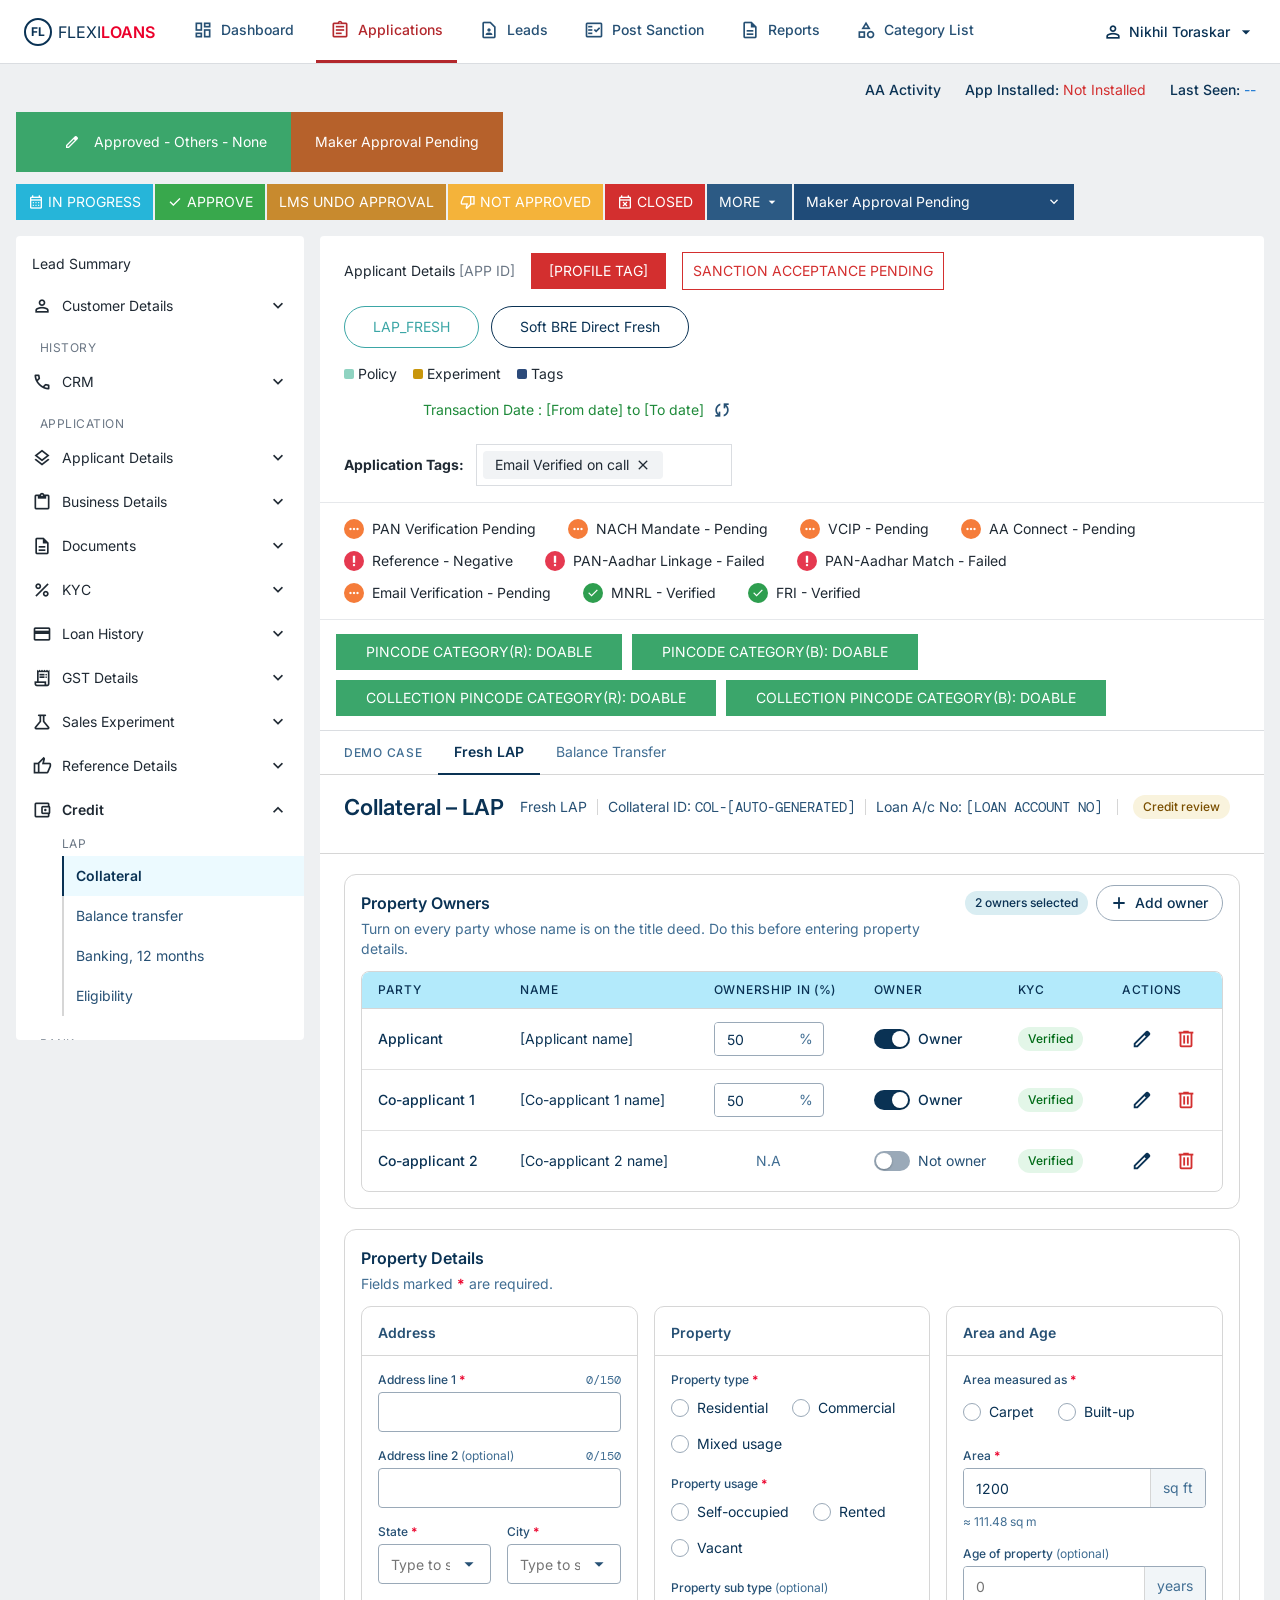
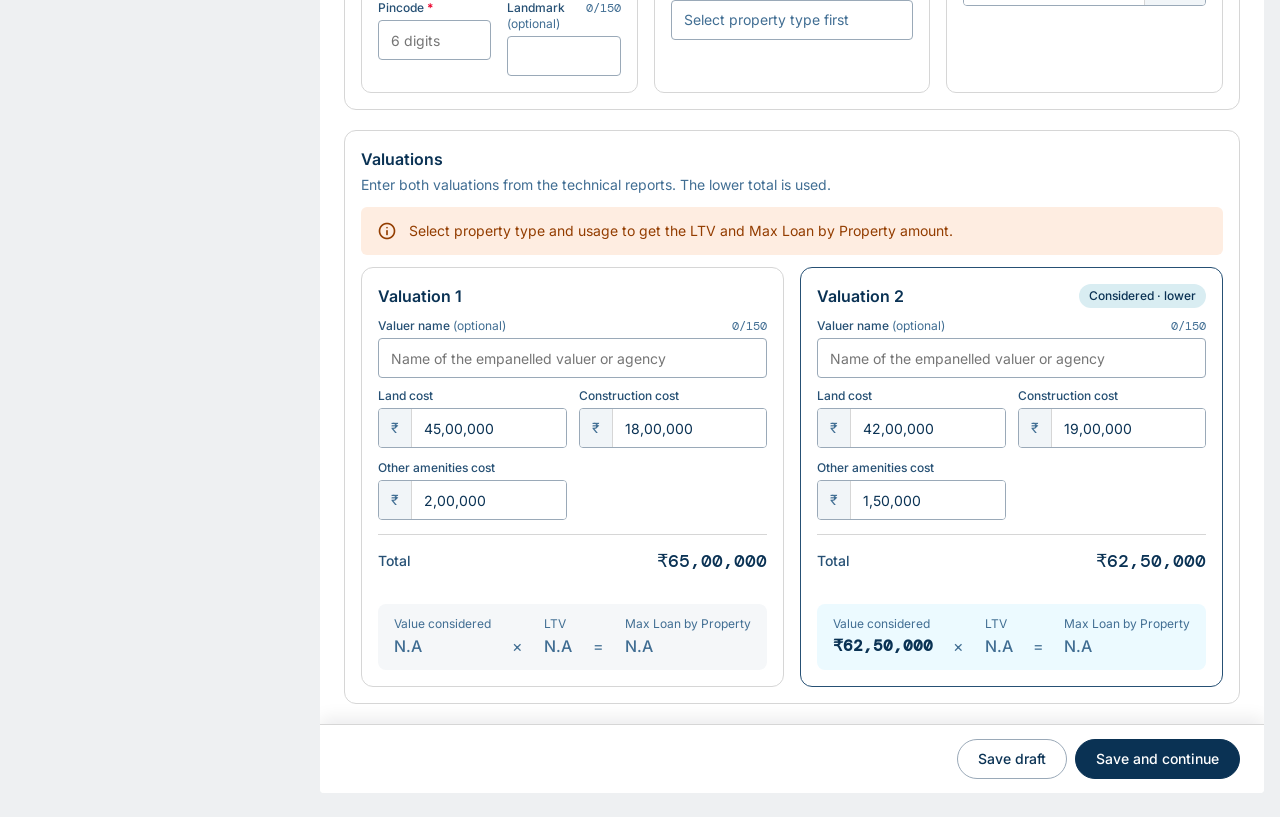
<file: lap-credit-screens-in-los.html>
<!doctype html><html><head><meta name="robots" content="noindex,nofollow"><meta charset=utf8><meta name=viewport content="width=device-width,initial-scale=1,viewport-fit=cover"><style>:root{color-scheme:light;box-sizing:border-box;padding-top:env(safe-area-inset-top,0px);padding-bottom:env(safe-area-inset-bottom,0px)}html{scroll-padding-top:env(safe-area-inset-top,0px)}body{margin:0;padding:0;font:14px -apple-system,BlinkMacSystemFont,sans-serif;background:#fff;color:#000}img{max-width:100%}[hidden]:not([hidden=until-found i]){display:none!important}</style></head><body>
<title>LAP Credit Screens in the LOS · Prototype</title>
<link rel="preconnect" href="https://fonts.googleapis.com">
<link rel="preconnect" href="https://fonts.gstatic.com" crossorigin>
<link rel="stylesheet" href="https://fonts.googleapis.com/css2?family=Material+Symbols+Outlined:opsz,wght,FILL,GRAD@20..48,100..700,0..1,-50..200&display=swap">
<link rel="stylesheet" href="https://fonts.googleapis.com/css2?family=Inter:wght@400;500;600;700&family=DM+Mono:wght@400;500&display=swap">
<style>
button,input,select,textarea{font:inherit}
:root{
  color-scheme: light;
  --bg:#F1F5F8;--surface:#FFFFFF;--surface2:#F1F5F8;--surface3:#F8FAFC;
  --ink:#0A3254;--ink2:#265074;--muted:#416E93;
  --line:#D6D6D6;--line2:#9AA9B8;--row:#E1E1E1;
  --accent:#00B9F1;--link:#006F91;--link-h:#0A3254;
  --side:#0A3254;--side-ink:#FFFFFF;--side-muted:rgba(255,255,255,.72);
  --btn:#0A3254;--btn-ink:#FFFFFF;--btn-h:#265074;--hover:#E6F8FE;
  --th:#B3EAFB;--th-ink:#0A3254;--code:#0A3254;--code-ink:#E6F8FE;
  --ok-bg:#E3F6E8;--ok:#006B17;--pend-bg:#F9F3DD;--pend:#7A4F00;--err-bg:#FDE1E6;--err:#EB002B;--off-bg:#EEF0F2;--off:#4A5560;
  --add-bg:#DCEBFF;--add:#004C9E;--info-bg:#E6F8FE;--info:#004A60;
  --focus:#006F91;
  box-sizing:border-box;
  padding-top:env(safe-area-inset-top,0px);padding-bottom:env(safe-area-inset-bottom,0px);
}
*,*::before,*::after{box-sizing:border-box}
html{scroll-padding-top:env(safe-area-inset-top,0px);background:var(--bg)}
body{margin:0;font-family:'Inter',-apple-system,BlinkMacSystemFont,'Segoe UI',sans-serif;color:var(--ink);background:var(--bg);font-size:14px;line-height:20px;-webkit-font-smoothing:antialiased}
a{color:var(--link)}a:hover{color:var(--link-h)}
:focus-visible{outline:2px solid var(--focus);outline-offset:2px}
.mono{font-family:'DM Mono','SF Mono',ui-monospace,monospace}
h1{margin:0;font-size:22px;line-height:28px;font-weight:600}
h2{margin:0;font-size:16px;line-height:24px;font-weight:600}
h3{margin:0;font-size:16px;line-height:24px;font-weight:600}
p{margin:0}
.shell{display:flex;flex-wrap:wrap;align-items:stretch;min-height:100vh}
.side{flex:1 1 248px;max-width:100%;background:var(--side);color:var(--side-ink);padding:20px 12px;display:flex;flex-direction:column;gap:4px}
.brand{padding:4px 12px 20px;display:flex;flex-direction:column;gap:2px}
.brand b{font-size:18px;line-height:24px;font-weight:600}
.brand span{font-size:12px;line-height:16px;color:var(--side-muted)}
.nav-a{display:flex;gap:12px;align-items:center;padding:10px 12px;border-radius:99px;color:rgba(255,255,255,.84);text-decoration:none;font-size:14px;line-height:20px}
.nav-a:hover{background:rgba(255,255,255,.08);color:#fff}
.nav-a[aria-current="page"]{background:rgba(0,185,241,.22);color:#fff;font-weight:600}
.nav-a .mono{font-size:12px;line-height:16px;opacity:.7}
.theme{margin-top:auto;padding:16px 12px 0;display:flex;gap:6px;flex-wrap:wrap}
.theme button{background:transparent;color:var(--side-muted);border:1px solid rgba(255,255,255,.25);border-radius:99px;padding:6px 12px;font:inherit;font-size:12px;line-height:16px;cursor:pointer}
.theme button[aria-pressed="true"]{background:rgba(255,255,255,.16);color:#fff}
main{flex:999 1 560px;min-width:0;display:flex;flex-direction:column}
.hdr{background:var(--surface);border-bottom:1px solid var(--line);padding:20px 32px 0;display:flex;flex-direction:column;gap:12px}
.hdr.notabs{padding-bottom:20px}
.hdr-top{display:flex;flex-wrap:wrap;gap:16px;align-items:center;justify-content:space-between}
.crumb{font-size:12px;line-height:16px;color:var(--muted)}
.ttl{display:flex;flex-wrap:wrap;gap:10px;align-items:center;margin-top:6px}
.tabs{display:flex;flex-wrap:wrap;gap:4px}
.tab{min-height:44px;padding:0 16px;background:none;border:0;border-bottom:2px solid transparent;font:inherit;font-size:14px;line-height:20px;color:var(--muted);cursor:pointer;text-decoration:none;display:inline-flex;align-items:center;gap:8px}
.tab:hover{color:var(--ink)}
.tab[aria-selected="true"],.tab[aria-current="page"]{color:var(--ink);font-weight:600;border-bottom-color:var(--accent)}
.body{padding:24px 32px 48px;display:flex;flex-direction:column;gap:20px;max-width:none;width:100%;box-sizing:border-box}
.card{background:var(--surface);border:1px solid var(--line);border-radius:12px;padding:16px;display:flex;flex-direction:column;gap:12px}
.card-h{display:flex;flex-wrap:nowrap;gap:8px 16px;justify-content:space-between;align-items:flex-start}
.card-h>div:first-child{flex:1 1 auto;min-width:0}
.card-h>.btns,.card-h>.chip,.card-h>.btn{flex:none;flex-wrap:nowrap}
@media (max-width:640px){.card-h{flex-wrap:wrap}.card-h>.btns{flex-wrap:wrap}}
.card-h .t{display:flex;flex-wrap:wrap;gap:10px;align-items:center}
.sub{font-size:14px;line-height:20px;color:var(--muted);margin-top:4px}
.grid{display:grid;gap:16px}
.g2{grid-template-columns:repeat(auto-fit,minmax(320px,1fr))}
.g3{grid-template-columns:repeat(auto-fit,minmax(240px,1fr))}
.g4{grid-template-columns:repeat(auto-fit,minmax(200px,1fr))}
.g-stage{grid-template-columns:repeat(auto-fill,minmax(300px,1fr))}
.lbl{font-size:12px;line-height:16px;font-weight:500;color:var(--ink2);display:flex;justify-content:space-between;gap:8px;margin-bottom:4px}
.inp{width:100%;height:40px;border:1px solid var(--line2);border-radius:4px;padding:0 12px;font:inherit;font-size:14px;line-height:20px;color:var(--ink);background:var(--surface)}
textarea.inp{height:88px;padding:10px 12px;resize:vertical}
.inp:focus{outline:2px solid var(--focus);outline-offset:0}
.ro{display:flex;align-items:center;background:var(--surface2);border-color:var(--line)}
.btn{display:inline-flex;align-items:center;justify-content:center;gap:8px;min-height:40px;padding:0 20px;border-radius:30px;font:inherit;font-size:14px;line-height:20px;font-weight:500;cursor:pointer;text-decoration:none;white-space:nowrap}
.btn-p{background:var(--btn);color:var(--btn-ink);border:1px solid var(--btn)}.btn-p:hover{background:var(--btn-h);border-color:var(--btn-h);color:var(--btn-ink)}
.btn-s{background:var(--surface);color:var(--ink);border:1px solid var(--line2)}.btn-s:hover{background:var(--hover);color:var(--ink)}
.btn-sm{min-height:36px;padding:0 14px;font-size:14px;line-height:20px}
.btn:disabled{background:var(--off-bg);color:var(--off);border-color:transparent;cursor:not-allowed}
.btns{display:flex;flex-wrap:wrap;gap:8px;align-items:center}
.chip{display:inline-flex;align-items:center;gap:6px;height:24px;padding:0 10px;border-radius:99px;font-size:12px;line-height:16px;font-weight:500;white-space:nowrap}
.c-new{background:var(--btn);color:var(--btn-ink)}
.c-add{background:var(--add-bg);color:var(--add)}
.c-ex{background:var(--surface);color:var(--ink2);border:1px solid var(--line2)}
.c-ok{background:var(--ok-bg);color:var(--ok)}.c-pend{background:var(--pend-bg);color:var(--pend)}.c-err{background:var(--err-bg);color:var(--err)}.c-off{background:var(--off-bg);color:var(--off)}
.tblw{overflow-x:auto;position:relative}
table{width:100%;border-collapse:collapse;font-size:14px;line-height:20px}
th{background:var(--th);color:var(--th-ink);font-size:12px;line-height:16px;font-weight:500;text-transform:uppercase;letter-spacing:.06em;text-align:left;padding:10px 12px;white-space:nowrap}
td{padding:9px 12px;border-bottom:1px solid var(--row);vertical-align:middle}
.r{text-align:right}
.row{display:flex;justify-content:space-between;align-items:center;gap:12px;font-size:14px;line-height:20px;padding:9px 0;border-bottom:1px solid var(--row)}
.chk,.rad{display:flex;align-items:center;gap:10px;min-height:44px;padding:8px 12px;border:1px solid var(--line);border-radius:8px;font-size:14px;line-height:20px;cursor:pointer;background:var(--surface)}
.chk input,.rad input,td input[type=checkbox]{width:18px;height:18px;accent-color:var(--btn);margin:0}
.inl{display:inline-flex;gap:8px;align-items:center;min-height:40px;cursor:pointer}
.tog{display:flex;align-items:center;gap:12px;width:100%;min-height:52px;padding:8px 12px;border:1px solid var(--line);border-radius:8px;background:var(--surface);font:inherit;font-size:14px;line-height:20px;color:var(--ink);cursor:pointer;text-align:left}
.tog:hover{background:var(--hover)}
.trk{flex:0 0 40px;height:24px;border-radius:99px;position:relative;border:2px solid var(--line2);background:var(--surface)}
.trk::after{content:"";position:absolute;top:50%;left:4px;width:12px;height:12px;border-radius:99px;background:var(--line2);transform:translateY(-50%)}
.tog[aria-checked="true"] .trk{background:var(--btn);border-color:var(--btn)}
.tog[aria-checked="true"] .trk::after{left:auto;right:3px;width:16px;height:16px;background:var(--btn-ink)}
.note{border-radius:12px;padding:14px 16px;display:flex;gap:12px;align-items:flex-start;font-size:14px;line-height:20px}
.note svg{flex:0 0 20px;margin-top:2px}
.n-info{background:var(--info-bg);color:var(--info)}
.n-warn{background:var(--pend-bg);color:var(--pend)}
.n-err{background:var(--err-bg);color:var(--err)}
.total{display:flex;flex-wrap:wrap;justify-content:space-between;align-items:center;gap:12px;background:var(--surface2);border-radius:8px;padding:14px 16px}
.total .mono{font-size:22px;line-height:28px;font-weight:500}
.kpi{display:flex;flex-direction:column;gap:4px}
.kpi span:first-child{font-size:12px;line-height:16px;color:var(--muted)}
.kpi .mono{font-size:24px;line-height:32px}
.box{border:1px solid var(--line);border-radius:12px;padding:16px;display:flex;flex-direction:column;gap:10px}
.box.sel{border:2px solid var(--ink)}
pre{margin:0;background:var(--code);color:var(--code-ink);border-radius:8px;padding:16px;font-size:12px;line-height:16px;overflow-x:auto;white-space:pre}
.stage{gap:12px}
.stage.dim{opacity:.5}
.stage ul{margin:0;padding-left:18px;display:flex;flex-direction:column;gap:6px;font-size:14px;line-height:20px;color:var(--ink2)}
.stage .foot{margin-top:auto;display:flex;justify-content:space-between;align-items:center;gap:8px;padding-top:4px}
.path{display:flex;flex-wrap:wrap;gap:8px;align-items:center}
.path span.s{background:var(--surface2);border:1px solid var(--line);border-radius:8px;padding:8px 12px;font-size:14px;line-height:20px}
.months{display:grid;grid-template-columns:repeat(auto-fill,minmax(76px,1fr));gap:8px}
.mo{min-height:56px;border-radius:8px;font:inherit;font-size:12px;line-height:16px;cursor:pointer;display:flex;flex-direction:column;align-items:center;justify-content:center;gap:2px;background:var(--btn);color:var(--btn-ink);border:1px solid var(--btn)}
.mo[aria-pressed="true"]{background:var(--surface);color:var(--err);border:2px dashed var(--err)}
.steps{display:flex;flex-wrap:wrap;gap:8px}
.step{display:flex;flex-direction:column;gap:4px;flex:1 1 160px;border-radius:8px;padding:12px;font-size:14px;line-height:20px;font-weight:500}
.step .mono{font-size:12px;line-height:16px;font-weight:400}
.s-done{background:var(--ok-bg);color:var(--ok)}.s-now{background:var(--btn);color:var(--btn-ink)}.s-next{background:var(--surface2);color:var(--muted)}
.mail{border:1px solid var(--line);border-radius:8px;overflow:hidden}
.mail-h{background:var(--surface2);padding:12px 16px;display:flex;flex-direction:column;gap:4px;font-size:14px;line-height:20px;border-bottom:1px solid var(--line)}
.mail-b{padding:16px;font-size:14px;line-height:20px;display:flex;flex-direction:column;gap:10px}
.mail-b ol{margin:0;padding-left:20px}
.mail-f{padding:12px 16px;border-top:1px solid var(--line);display:flex;flex-wrap:wrap;gap:8px}
.att{display:inline-flex;align-items:center;gap:8px;border:1px solid var(--line);border-radius:8px;padding:8px 12px;font-size:14px;line-height:20px}
.empty{padding:40px 16px;text-align:center;display:flex;flex-direction:column;gap:12px;align-items:center}
.sr{position:absolute;width:1px;height:1px;overflow:hidden;clip:rect(0 0 0 0);white-space:nowrap}
@media (max-width:640px){
  .hdr{padding:16px 16px 0}.hdr.notabs{padding-bottom:16px}.body{padding:16px 16px 40px}
  .side{flex-direction:row;flex-wrap:nowrap;overflow-x:auto;padding:12px;gap:4px}
  .brand{display:none}.theme{display:none}
  .nav-a{white-space:nowrap}
}

/* ---------- UX revision · Collateral ---------- */
.req{color:var(--err);font-weight:600}
.opt{font-weight:400;color:var(--muted)}
.ferr{font-size:12px;line-height:16px;color:var(--err);margin-top:6px;display:flex;gap:6px;align-items:center}
.help{font-size:12px;line-height:16px;color:var(--muted);margin-top:6px}
.inp[aria-invalid="true"]{border-color:var(--err)}
.inp:disabled{background:var(--surface2);color:var(--muted);cursor:not-allowed}
.seg{display:flex;flex-wrap:wrap;border:1px solid var(--line2);border-radius:8px;overflow:hidden;background:var(--surface);width:fit-content;max-width:100%}
.seg.full{width:100%}
.seg-o{position:relative;flex:1 1 auto}
.seg-o input{position:absolute;inset:0;opacity:0;margin:0;cursor:pointer;width:100%;height:100%}
.seg-o span{display:flex;align-items:center;justify-content:center;min-height:40px;padding:0 14px;font-size:14px;line-height:20px;border-left:1px solid var(--line2);white-space:nowrap;color:var(--ink)}
.seg-o:first-child span{border-left:0}
.seg-o:hover span{background:var(--hover)}
.seg-o input:checked+span{background:var(--btn);color:var(--btn-ink);font-weight:500}
.seg-o input:focus-visible+span{outline:2px solid var(--focus);outline-offset:-3px}
.seg[aria-invalid="true"]{border-color:var(--err)}
.affix{display:flex;align-items:stretch;height:40px;border:1px solid var(--line2);border-radius:4px;background:var(--surface);overflow:hidden}
.affix:focus-within{outline:2px solid var(--focus);outline-offset:0}
.affix.bad{border-color:var(--err)}
.affix .inp{border:0;height:38px;border-radius:0;min-width:0}
.affix .inp:focus{outline:none}
.affix .ax{display:flex;align-items:center;padding:0 12px;font-size:14px;line-height:20px;color:var(--muted);background:var(--surface2);white-space:nowrap}
.affix .ax.pre{border-right:1px solid var(--line)}
.affix .ax.suf{border-left:1px solid var(--line)}
.rov-v{min-height:40px;display:flex;align-items:center;font-size:16px;line-height:24px;font-weight:500;color:var(--ink)}
.lt-hint{display:flex;gap:8px;align-items:flex-start;font-size:12px;line-height:16px;color:var(--info);background:var(--info-bg);border-radius:6px;padding:8px 10px;margin-top:8px}
.lt-hint.w{color:var(--pend);background:var(--pend-bg)}
.lt-hint svg{flex:0 0 16px;width:16px;height:16px;margin-top:1px}
.grp{font-size:12px;line-height:16px;font-weight:600;letter-spacing:.06em;text-transform:uppercase;color:var(--muted);padding-top:4px;border-top:1px solid var(--row);padding-top:14px}
.grp:first-of-type{border-top:0;padding-top:0}
tr.click{cursor:pointer}
tr.click:hover td{background:var(--hover)}
tr.click.on td{background:var(--surface3)}
.strip{display:flex;flex-wrap:wrap;align-items:center;gap:12px 20px;background:var(--surface2);border-radius:8px;padding:14px 16px}
.strip .k{display:flex;flex-direction:column;gap:2px}
.strip .k>span:first-child{font-size:12px;line-height:16px;color:var(--muted)}
.strip .k .mono{font-size:18px;line-height:24px;font-weight:500}
.strip .op{font-size:18px;line-height:24px;color:var(--muted)}
.strip .res{margin-left:auto;text-align:right}
.strip .res .mono{font-size:24px;line-height:32px;font-weight:600}
.drop{position:relative;display:flex;flex-direction:column;align-items:center;justify-content:center;gap:6px;min-height:128px;border:1.5px dashed var(--line2);border-radius:12px;padding:16px;text-align:center;cursor:pointer;background:var(--surface)}
.drop:hover{background:var(--hover)}
.drop:focus-within{outline:2px solid var(--focus);outline-offset:2px}
.drop input{position:absolute;inset:0;opacity:0;cursor:pointer;width:100%}
.drop b{font-size:14px;line-height:20px}
.file{display:flex;align-items:center;gap:12px;border:1px solid var(--line);border-radius:12px;padding:12px 14px;min-height:128px}
.file .fi{flex:1;min-width:0;display:flex;flex-direction:column;gap:2px}
.file .fn{font-weight:500;overflow:hidden;text-overflow:ellipsis;white-space:nowrap}
.jump{display:flex;flex-wrap:wrap;gap:8px}
.jump button{display:inline-flex;align-items:center;gap:8px;min-height:32px;padding:0 12px;border:1px solid var(--line2);border-radius:99px;background:var(--surface);color:var(--ink);font:inherit;font-size:14px;line-height:20px;cursor:pointer}
.jump button:hover{background:var(--hover)}
.dot{width:8px;height:8px;border-radius:99px;background:var(--line2);flex:0 0 8px}
.dot.ok{background:var(--ok)}
.fbar{position:sticky;bottom:0;z-index:5;margin-top:auto;background:var(--surface);border-top:1px solid var(--line);padding:12px 32px;display:flex;flex-wrap:wrap;gap:12px;justify-content:space-between;align-items:center;box-shadow:0 -6px 16px rgba(3,15,25,.08)}
.fbar .st{font-size:14px;line-height:20px;color:var(--muted);display:flex;gap:8px;align-items:center;flex-wrap:wrap}
.chg{border:1px solid var(--line);border-radius:12px;background:var(--surface);padding:0}
.chg summary{cursor:pointer;padding:14px 16px;font-weight:600;font-size:14px;line-height:20px;list-style-position:inside}
.chg ul{margin:0;padding:0 16px 16px 34px;display:flex;flex-direction:column;gap:6px;font-size:14px;line-height:20px;color:var(--ink2)}
.vbar{display:flex;flex-wrap:wrap;gap:12px;justify-content:space-between;align-items:center}
@media (max-width:640px){.fbar{padding:12px 16px}.strip .res{margin-left:0;text-align:left}}
.drop-sm{min-height:96px;padding:12px}
.file2{display:flex;flex-wrap:wrap;align-items:center;gap:12px;border:1px solid var(--line);border-radius:8px;padding:12px;background:var(--surface3);min-height:96px}
.file2 .fi{flex:1;min-width:0;display:flex;flex-direction:column;gap:2px}
.file2 .fn{font-weight:500;overflow:hidden;text-overflow:ellipsis;white-space:nowrap}
.box.done{border-color:var(--ok)}
.box.choice{cursor:pointer;transition:border-color .15s}
.box.choice:not(.sel){background:var(--surface3)}
.box.choice:not(.sel):hover{border-color:var(--line2);background:var(--hover)}
.box.choice:not(.sel) .rov-v{color:var(--muted)}
.tab .tn{display:inline-flex;align-items:center;justify-content:center;width:20px;height:20px;border-radius:99px;font-size:12px;line-height:16px;font-weight:600;background:var(--surface2);color:var(--muted)}
.tab[aria-current="page"] .tn{background:var(--btn);color:var(--btn-ink)}
.tab.na{color:var(--line2)}
.subhd{display:flex;flex-direction:column;gap:12px}
.subhd .t{display:flex;flex-wrap:wrap;gap:10px;align-items:center}
.subnav{display:flex;flex-wrap:wrap;gap:4px;background:var(--surface);border:1px solid var(--line);padding:4px;border-radius:10px;width:fit-content;max-width:100%}
.sn{border:0;background:transparent;min-height:36px;padding:0 14px;border-radius:7px;font:inherit;font-size:14px;line-height:20px;color:var(--muted);cursor:pointer}
.sn:hover{color:var(--ink);background:var(--hover)}
.sn[aria-selected="true"]{background:var(--btn);color:var(--btn-ink);font-weight:500}
.nav-g{margin:12px 12px 4px;padding-top:12px;border-top:1px solid rgba(255,255,255,.14);font-size:12px;line-height:16px;font-weight:600;letter-spacing:.06em;text-transform:uppercase;color:var(--side-muted)}
.nav-a.in-g{margin-left:8px;border-left:2px solid rgba(0,185,241,.45);border-radius:0 99px 99px 0}
.nav-ge{margin:8px 12px;border-top:1px solid rgba(255,255,255,.14)}
.rlist{display:flex;flex-wrap:wrap;gap:4px 24px;min-height:40px;align-items:center}
.ro-o{display:inline-flex;align-items:center;gap:8px;min-height:32px;font-size:14px;line-height:20px;cursor:pointer;color:var(--ink)}
.ro-o input{width:18px;height:18px;margin:0;accent-color:var(--btn);cursor:pointer}
.addr-h+.grp{border-top:0;padding-top:0}
.addr-h{display:flex;justify-content:space-between;align-items:center;gap:12px;min-height:36px}
.addr-h h3{font-size:14px;line-height:20px}
.addr-0,.addr-x{display:flex;flex-direction:column;gap:16px}
.addr-x{border-top:2px dashed var(--line2);padding-top:20px;margin-top:4px}
.addr-0 .grp:first-of-type,.addr-x .grp:first-of-type{border-top:0;padding-top:0}
.cst{display:flex;flex-direction:column}
.cgrp{font-size:12px;line-height:16px;font-weight:600;letter-spacing:.06em;text-transform:uppercase;color:var(--muted);padding:16px 12px 6px}
.cgrp:first-child{padding-top:0}
.cr{display:flex;justify-content:space-between;align-items:center;gap:16px;padding:10px 12px;border-bottom:1px solid var(--row)}
.cr.sub{background:var(--surface2);border-radius:8px;border-bottom:0;margin:4px 0}
.cr.key{background:var(--info-bg);border-radius:8px;border-bottom:0;margin:2px 0 4px}
.cl{display:flex;gap:10px;align-items:flex-start;min-width:0}
.cl .op{flex:0 0 14px;width:14px;text-align:center;color:var(--muted);font-weight:600;font-size:16px;line-height:24px}
.cn{font-size:14px;line-height:20px;font-weight:500;display:flex;gap:8px;align-items:center;flex-wrap:wrap;line-height:20px}
.cs{font-size:12px;line-height:16px;color:var(--muted);margin-top:2px}
.fx{font-size:12px;line-height:16px;color:var(--link);margin-top:3px}
.cv{flex:0 0 auto;display:flex;gap:10px;align-items:center;justify-content:flex-end;text-align:right}
.cv .mono{font-size:16px;line-height:24px;font-weight:500}
.cr.sub .cv .mono{font-weight:600}
.cr.key .cv .mono{font-size:22px;line-height:28px;font-weight:600}
.ktag{font-size:12px;line-height:16px;font-weight:500;padding:1px 8px;border-radius:99px}
.ktag.in{background:var(--add-bg);color:var(--add)}
.ktag.bre{background:var(--pend-bg);color:var(--pend)}
.cin{width:200px}
.vts{display:grid;grid-template-columns:repeat(auto-fit,minmax(200px,1fr));gap:10px}
.vt{border:1px solid var(--line);border-radius:10px;padding:12px 14px;display:flex;flex-direction:column;gap:6px}
.vt-h{display:flex;justify-content:space-between;align-items:center;gap:8px;font-size:12px;line-height:16px;color:var(--muted);min-height:24px}
.vt .mono{font-size:22px;line-height:28px;font-weight:500}
.vt.on{border:2px solid var(--ink)}
.vt.diff{background:var(--surface2);border-color:transparent}
.ctab{width:100%;font-size:14px;line-height:20px}
.ctab th{padding:8px 12px}
.ctab td{padding:7px 12px;height:38px}
.ctab td.tl{width:34%}
.ctab td.tvv{width:20%;text-align:right;white-space:nowrap}
.ctab td.tvv .mono{font-weight:500;font-size:14px;line-height:20px}
.ctab td.ts{color:var(--muted);font-size:12px;line-height:16px}
.ctab td.tf{color:var(--link);font-size:12px;line-height:16px}
.ctab.wfx td.tl{width:28%}
.ctab>tbody>tr:not(.tg):not(.nest):hover>td{background:var(--hover)}
.ctab td.tl{font-weight:500}
.ctab .top{display:inline-block;width:14px;margin-left:-4px;color:var(--muted);font-weight:600}
.ctab .ktag{margin-left:8px}
.ctab tr.tg th{background:var(--surface2);color:var(--muted);font-size:12px;line-height:16px;letter-spacing:.06em;text-transform:uppercase;padding:6px 12px;border-bottom:1px solid var(--row)}
.ctab tr.sub td{background:var(--surface3);font-weight:600;color:var(--ink)}
.ctab tr.sub td.ts,.ctab tr.key td.ts{color:var(--ink2)}
.ctab tr.sub td.tvv .mono{font-weight:600}
.ctab tr.key td{background:var(--info-bg);font-weight:600}
.ctab tr.key td.tvv .mono{font-size:16px;line-height:24px;font-weight:600}
.ctab .tin{display:inline-flex;width:170px;height:32px;vertical-align:middle}
.tab .ktag{font-weight:500}
.ctab .tin .inp{height:30px;font-size:14px;line-height:20px}
.ctab .chip{height:22px;margin-left:6px;vertical-align:middle}
.ctab th{padding:12px 16px;letter-spacing:.08em}
.ctab td{padding:8px 16px}
.ctab th.h-l,.ctab td.tl{width:32%}
.ctab th.h-v,.ctab td.tvv{width:22%}
.ctab.wfx th.h-l,.ctab.wfx td.tl{width:26%}
.ctab td.ts,.ctab th.h-s{padding-left:24px}
.ctab .chip{margin-left:0;margin-right:8px}
.ctab tr.tg th{padding:8px 16px}
.bk-sum{gap:14px}
.bk-kpis{display:grid;grid-template-columns:2fr 1fr 1fr 1fr;gap:12px}
.bk-k{display:flex;flex-direction:column;gap:4px;padding:4px 0}
.bk-k>span:first-child{font-size:12px;line-height:16px;color:var(--muted)}
.bk-k .mono{font-size:22px;line-height:28px;font-weight:500}
.bk-k.main .mono{font-size:28px;line-height:36px;font-weight:600}
@media (max-width:760px){.bk-kpis{grid-template-columns:1fr 1fr}}
.bk-bar{display:flex;justify-content:space-between;align-items:center;gap:12px}
.acc-list{display:flex;flex-direction:column;gap:12px}
.acc{background:var(--surface);border:1px solid var(--line);border-radius:12px;display:flex;flex-direction:column}
.acc.has-spk{border-left:4px solid var(--pend)}
.acc.has-gap{border-left:4px solid var(--err)}
.acc.acc-none{border-style:dashed;background:var(--surface3)}
.acc-h{display:flex;justify-content:space-between;align-items:flex-start;gap:12px;padding:14px 16px 0}
.acc-t{display:flex;gap:10px;align-items:center;flex-wrap:wrap}
.acc-b{display:flex;flex-wrap:wrap;gap:16px 24px;align-items:center;justify-content:space-between;padding:12px 16px}
.acc-m{display:grid;grid-template-columns:repeat(4,minmax(120px,auto));gap:8px 28px}
.acc-m>div{display:flex;flex-direction:column;gap:2px}
.acc-m>div>span:first-child{font-size:12px;line-height:16px;color:var(--muted)}
.acc-m .mono{font-size:16px;line-height:24px;font-weight:500}
@media (max-width:760px){.acc-m{grid-template-columns:1fr 1fr}}
.acc-s{display:flex;flex-direction:column;align-items:flex-end;gap:8px}
.acc-s .chip svg{flex:0 0 14px}
.spark .sp-ok{fill:var(--btn);opacity:.75}
.spark .sp-spk{fill:#E0A100}
.spark .sp-miss{fill:none;stroke:var(--err);stroke-dasharray:2 2}
.acc-f{display:flex;justify-content:flex-start;padding:0 16px 14px}
.acc-empty{display:flex;flex-wrap:wrap;gap:12px;justify-content:space-between;align-items:center;padding:12px 16px 16px}
.acc-p{border-top:1px solid var(--line);padding:14px 16px 16px;display:flex;flex-direction:column;gap:12px}
.acc-p>.btns{justify-content:space-between}
.bk-grid{font-size:14px;line-height:20px}
.bk-grid th[scope=row]{text-align:left;font-weight:500;white-space:nowrap;background:none;color:var(--ink);text-transform:none;letter-spacing:0;font-size:14px;line-height:20px;padding:7px 12px;border-bottom:1px solid var(--row)}
.bk-grid td{padding:5px 12px;position:relative}
.bk-grid td.b,.bk-grid .b{font-weight:600}
.bk-grid td.spk{background:var(--pend-bg)}
.bk-grid tr.miss td,.bk-grid tr.miss th{background:var(--err-bg)}
.bk-grid tfoot th,.bk-grid tfoot td{border-top:2px solid var(--line);font-weight:600}
.bk-grid tbody tr:hover td,.bk-grid tbody tr:hover th{background:var(--hover)}
.bk-grid tbody tr:hover td.spk{background:var(--pend-bg)}
.gin{height:32px;min-width:100px;text-align:right;font-size:14px;line-height:20px}
.edot{position:absolute;top:6px;right:4px;width:6px;height:6px;border-radius:99px;background:var(--add)}
.paste{display:flex;flex-direction:column;gap:8px;background:var(--surface3);border:1px solid var(--line);border-radius:8px;padding:12px}
.paste textarea{height:120px}
.mdl-bg{position:fixed;inset:0;background:rgba(3,15,25,.45);z-index:50;display:flex;align-items:center;justify-content:center;padding:16px}
.mdl{background:var(--surface);border-radius:14px;width:min(640px,100%);max-height:calc(100vh - 32px);overflow:auto;padding:20px;display:flex;flex-direction:column;gap:16px;box-shadow:0 20px 60px rgba(3,15,25,.3);cursor:default}
.mdl-h{display:flex;justify-content:space-between;align-items:center;gap:12px}
.mdl-h h2{font-size:18px;line-height:24px}
.mopt{position:relative;display:flex;flex-direction:column;align-items:flex-start;gap:6px;border:1px solid var(--line2);border-radius:12px;padding:16px;background:var(--surface);cursor:pointer;text-align:left;font:inherit;color:var(--ink);min-height:150px}
.mopt:hover{background:var(--hover)}
.mopt.rec{border:2px solid var(--btn)}
.mopt input{position:absolute;inset:0;opacity:0;cursor:pointer;width:100%}
.mopt:focus-within,.mopt:focus-visible{outline:2px solid var(--focus);outline-offset:2px}
.mopt b{font-size:16px;line-height:24px}
.lnk{background:none;border:0;padding:0;color:var(--link);font:inherit;font-size:12px;line-height:16px;text-decoration:underline;cursor:pointer;align-self:flex-start}
.mread{display:flex;gap:14px;align-items:center;padding:12px 0}
.spin{width:28px;height:28px;border-radius:99px;border:3px solid var(--line);border-top-color:var(--btn);animation:spin .8s linear infinite;flex:0 0 28px}
@keyframes spin{to{transform:rotate(360deg)}}
.own-t td{vertical-align:middle}
.own-t tr.on td{background:var(--surface3)}
.own-t tfoot td{border-top:2px solid var(--line);border-bottom:0}
.sw{display:inline-flex;align-items:center;gap:8px;background:none;border:0;padding:4px 0;font:inherit;font-size:14px;line-height:20px;color:var(--ink2);cursor:pointer}
.sw-t{position:relative;width:36px;height:20px;border-radius:99px;background:var(--line2);transition:background .15s;flex:0 0 36px}
.sw-t::after{content:"";position:absolute;top:2px;left:2px;width:16px;height:16px;border-radius:99px;background:#fff;box-shadow:0 1px 2px rgba(3,15,25,.3);transition:transform .15s}
.sw[aria-checked="true"] .sw-t{background:var(--btn)}
.sw[aria-checked="true"] .sw-t::after{transform:translateX(16px)}
.sw[aria-checked="true"] .sw-l{color:var(--ink);font-weight:500}
.sw-l{white-space:nowrap}
.sw:focus-visible{outline:2px solid var(--focus);outline-offset:2px;border-radius:6px}
.ibtns{display:flex;gap:6px;justify-content:flex-end}
.ibtn{display:inline-flex;align-items:center;justify-content:center;width:32px;height:32px;border-radius:8px;border:1px solid var(--line2);background:var(--surface);color:var(--ink2);cursor:pointer}
.ibtn:hover{background:var(--hover);color:var(--ink)}
.ibtn.del:hover{background:var(--err-bg);color:var(--err);border-color:var(--err)}
.ibtn:focus-visible{outline:2px solid var(--focus);outline-offset:2px}
.msym{font-family:'Material Symbols Outlined';font-weight:normal;font-style:normal;font-size:24px;line-height:1;letter-spacing:normal;text-transform:none;display:inline-block;white-space:nowrap;direction:ltr;font-feature-settings:'liga';-webkit-font-feature-settings:'liga';-webkit-font-smoothing:antialiased;font-variation-settings:'FILL' 0,'wght' 400,'GRAD' 0,'opsz' 24;width:1em;overflow:hidden}
/* Material icon buttons: no border, round state layer */
.ibtns{gap:4px}
.ibtn{position:relative;width:40px;height:40px;border:0;border-radius:50%;background:transparent;color:var(--ink2)}
.ibtn::before{content:"";position:absolute;inset:0;border-radius:50%;background:currentColor;opacity:0;transition:opacity .12s}
.ibtn:hover{background:transparent;color:var(--ink)}
.ibtn:hover::before{opacity:.08}.ibtn:active::before{opacity:.14}
.ibtn .msym{position:relative;font-size:22px}
.ibtn.del,.ibtn.del:hover{color:#D32F2F;background:transparent;border:0}
.ibtn:focus-visible{outline:2px solid var(--focus);outline-offset:0}
/* ownership % field: one box, no divider */
.affix.pct .ax.suf{border-left:0;background:transparent;padding:0 10px 0 2px}
.btn-d{background:#D32F2F;border:1px solid #D32F2F;color:#fff}.btn-d:hover{background:#B71C1C;border-color:#B71C1C;color:#fff}
.mdl.cfm{width:min(460px,100%)}
.cfm-sum{display:grid;grid-template-columns:repeat(3,minmax(0,1fr));gap:12px;background:var(--surface2);border-radius:8px;padding:12px}
.cfm-sum>div{display:flex;flex-direction:column;gap:2px;min-width:0}
.cfm-sum span{font-size:12px;line-height:16px;color:var(--muted)}
.cfm-sum b{font-size:14px;line-height:20px;font-weight:600;overflow:hidden;text-overflow:ellipsis}
input[type=radio],input[type=checkbox]{-webkit-appearance:none;appearance:none;width:18px;height:18px;margin:0;flex:0 0 18px;border:1.5px solid var(--line2);background:transparent;display:inline-grid;place-content:center;cursor:pointer;vertical-align:middle}
input[type=radio]{border-radius:50%}
input[type=checkbox]{border-radius:4px}
input[type=radio]::before{content:"";width:8px;height:8px;border-radius:50%;background:var(--btn);transform:scale(0);transition:transform .12s}
input[type=radio]:checked{border-color:var(--btn)}
input[type=radio]:checked::before{transform:scale(1)}
input[type=checkbox]::before{content:"";width:9px;height:5px;border-left:2px solid #fff;border-bottom:2px solid #fff;transform:rotate(-45deg) scale(0);margin-top:-3px}
input[type=checkbox]:checked{background:var(--btn);border-color:var(--btn)}
input[type=checkbox]:checked::before{transform:rotate(-45deg) scale(1)}
input[type=radio]:hover,input[type=checkbox]:hover{border-color:var(--btn)}
input[type=radio]:focus-visible,input[type=checkbox]:focus-visible{outline:2px solid var(--focus);outline-offset:2px}
input[type=radio]:disabled,input[type=checkbox]:disabled{opacity:.5;cursor:not-allowed}
.box>.card-h{min-height:24px;align-items:center}
/* ---------- interaction states: hover and press ---------- */
.btn-p{background:#0A3254;border-color:#0A3254;color:#fff}
.btn-p:hover{background:#265074;border-color:#265074;color:#fff}
.btn-p:active{background:#416E93;border-color:#416E93;color:#fff}
.btn-s{background:#fff;color:var(--ink)}
.btn-s:hover{background:#ECFAFF;color:var(--ink)}
.btn-s:active{background:#B4EBFF;color:var(--ink)}
.btn-d:active{background:#8E1616;border-color:#8E1616}
.btn:disabled:active{background:var(--off-bg)}
.lnk:hover{background:#ECFAFF}.lnk:active{background:#B4EBFF}
.tab:hover{background:#ECFAFF}.tab:active{background:#B4EBFF}
.sn:not([aria-selected="true"]):hover{background:#ECFAFF}.sn:not([aria-selected="true"]):active{background:#B4EBFF}
.sn[aria-selected="true"]:active{background:#416E93}
.jump button:hover{background:#ECFAFF}.jump button:active{background:#B4EBFF}
.chk:hover,.rad:hover,.mopt:hover,.drop:hover,.tog:hover{background:#ECFAFF}
.chk:active,.rad:active,.mopt:active,.drop:active,.tog:active{background:#B4EBFF}
.box.choice:not(.sel):hover{background:#ECFAFF}
.box.choice:active{background:#B4EBFF}
.box.choice:has(.inp:active, .affix:active, .srch-opt:active, button:active){background:#fff!important}
.box.choice:not(.sel):has(.inp:active, .affix:active, .srch-opt:active, button:active){background:var(--surface3)!important}
tr.click:hover td{background:#ECFAFF}tr.click:active td{background:#B4EBFF}
.srch-opt:hover{background:#ECFAFF}.srch-opt:active{background:#B4EBFF}
/* switch handle: fixed size and shape; hover and press shown as a halo, same colours as the secondary CTA */
/* switch handle: same size and shape always; only its fill colour changes */
.sw-t::after{transition:transform .15s,background-color .12s}
.sw:hover .sw-t::after{background:#ECFAFF}
.sw:active .sw-t::after{background:#B4EBFF}
.sw:focus-visible .sw-t{outline:2px solid var(--focus);outline-offset:2px}
.mo:active{filter:brightness(1.15)}
.nav-a:active{background:rgba(255,255,255,.16)}
/* icon buttons */
.ibtn::before{background:#E6F8FE;opacity:0}
.ibtn:hover::before{opacity:1}
.ibtn:active::before{background:#CCF1FC;opacity:1}
/* inputs and dropdowns: hover tint only; no press colour, so typing and opening a list feel immediate */
.inp:hover:not(:focus):not(:disabled):not(.ro),.affix:hover:not(:focus-within){background-color:#E6F8FE}
.affix:hover:not(:focus-within) .inp{background:transparent}
.affix .ax{transition:none}
/* non-owner share cell */
.na-cell{display:inline-flex;align-items:center;height:34px;padding:0 12px;color:var(--ink2);font-size:14px;line-height:20px}
/* existing collateral search */
.srch-res{display:flex;flex-direction:column;margin-top:6px;border:1px solid var(--line);border-radius:8px;overflow:hidden;background:#fff}
.srch-opt{display:flex;flex-direction:column;align-items:flex-start;gap:2px;padding:10px 12px;background:#fff;border:0;border-bottom:1px solid var(--row);font:inherit;font-size:14px;line-height:20px;color:var(--ink);text-align:left;cursor:pointer}
.srch-opt:last-child{border-bottom:0}
.selcol{display:flex;flex-direction:column;gap:12px;border:1px solid var(--line);border-radius:8px;padding:12px;background:var(--surface3)}
.selcol-h{display:flex;justify-content:space-between;align-items:center;gap:12px}
.selcol-g{display:grid;grid-template-columns:repeat(2,minmax(0,1fr));gap:12px}
.selcol-g span{display:block;font-size:12px;line-height:16px;color:var(--muted)}
.selcol-g b{font-size:14px;line-height:20px;font-weight:600}
/* active field: light 1px accent border, no heavy focus ring */
.inp:focus{outline:none;border-color:var(--btn)}
.affix:focus-within{outline:none;border-color:var(--btn)}
.affix:focus-within .inp{outline:none}
/* fields inside clickable cards keep their own surface; the card hover must not tint them */
.box.choice .affix,.box.choice .inp{background:#fff}
.box.choice .inp:disabled{background:#fff}
.box.choice:not(.sel):hover .affix,.box.choice:not(.sel):active .affix{background:#fff}
.box.choice .affix:hover:not(:focus-within){background:#fff}
.box.choice.sel .affix:hover:not(:focus-within){background-color:#E6F8FE}
.box.choice.sel .affix:hover:not(:focus-within) .inp{background:transparent}
/* searchable dropdown (combobox) list */
.cbx{position:absolute;z-index:40;background:#fff;border:1px solid var(--line);border-radius:8px;box-shadow:0 8px 24px rgba(3,15,25,.14);max-height:240px;overflow:auto;padding:4px 0}
.cbx-o{padding:9px 12px;font-size:14px;line-height:20px;color:var(--ink);cursor:pointer}
.cbx-o:hover,.cbx-o.on{background:#E6F8FE}
.cbx-o:active{background:#CCF1FC}
.cbx-o[aria-selected="true"]{font-weight:600}
.cbx-e{padding:9px 12px;font-size:14px;line-height:20px;color:var(--muted)}
.inp[data-combo]{padding-right:40px;background-image:url("data:image/svg+xml,%3Csvg xmlns='http://www.w3.org/2000/svg' viewBox='0 0 24 24'%3E%3Cpath fill='%23265074' d='M7 10l5 5 5-5z'/%3E%3C/svg%3E");background-repeat:no-repeat;background-position:right 10px center;background-size:22px}
.inp[data-combo][aria-expanded="true"]{background-image:url("data:image/svg+xml,%3Csvg xmlns='http://www.w3.org/2000/svg' viewBox='0 0 24 24'%3E%3Cpath fill='%23265074' d='M7 14l5-5 5 5z'/%3E%3C/svg%3E")}
/* collateral record cards: press shows whenever the card itself is pressed */
.box.choice:active{background:#B4EBFF!important}
/* native dropdowns get the same shell as the other fields */
select.inp{-webkit-appearance:none;appearance:none;padding-right:40px;background-color:#fff;background-image:url("data:image/svg+xml,%3Csvg xmlns='http://www.w3.org/2000/svg' viewBox='0 0 24 24'%3E%3Cpath fill='%23265074' d='M7 10l5 5 5-5z'/%3E%3C/svg%3E");background-repeat:no-repeat;background-position:right 10px center;background-size:22px;cursor:pointer}
select.inp:hover:not(:focus):not(:disabled){background-color:#E6F8FE}
select.inp:focus{outline:none;border-color:var(--btn)}
select.inp:disabled{background-color:var(--surface2);cursor:not-allowed;opacity:1}
.sel-native{position:absolute!important;width:1px!important;height:1px!important;opacity:0!important;pointer-events:none!important;overflow:hidden}
.sel-btn{display:flex;align-items:center;width:100%;text-align:left;cursor:pointer;font:inherit;font-size:14px;line-height:20px;color:var(--ink);padding-right:40px;background-color:#fff;background-image:url("data:image/svg+xml,%3Csvg xmlns='http://www.w3.org/2000/svg' viewBox='0 0 24 24'%3E%3Cpath fill='%23265074' d='M7 10l5 5 5-5z'/%3E%3C/svg%3E");background-repeat:no-repeat;background-position:right 10px center;background-size:22px}
.sel-btn[aria-expanded="true"]{background-image:url("data:image/svg+xml,%3Csvg xmlns='http://www.w3.org/2000/svg' viewBox='0 0 24 24'%3E%3Cpath fill='%23265074' d='M7 14l5-5 5 5z'/%3E%3C/svg%3E");border-color:var(--btn)}
.sel-btn .sel-v{overflow:hidden;text-overflow:ellipsis;white-space:nowrap}
.sel-btn.ph{color:var(--muted)}
.sel-btn:hover:not(:disabled):not([aria-expanded="true"]){background-color:#E6F8FE}
.sel-btn:focus{outline:none;border-color:var(--btn)}
.sel-btn:focus-visible{outline:2px solid var(--focus);outline-offset:1px}
.sel-btn:disabled{background-color:var(--surface2);color:var(--muted);cursor:not-allowed}
.sum-card{padding:0;overflow:hidden}
.sum-g{display:grid;grid-template-columns:repeat(auto-fit,minmax(190px,1fr))}
.sum-t{display:flex;flex-direction:column;align-items:flex-start;gap:4px;padding:14px 16px;background:#fff;border:0;border-right:1px solid var(--line);font:inherit;color:var(--ink);text-align:left;cursor:pointer;min-width:0}
.sum-t:last-child{border-right:0}
.sum-t:hover{background:#ECFAFF}.sum-t:active{background:#B4EBFF}
.sum-t:focus-visible{outline:2px solid var(--focus);outline-offset:-2px}
.sum-l{display:flex;align-items:center;gap:8px;font-size:12px;line-height:16px;font-weight:500;color:var(--muted);text-transform:uppercase;letter-spacing:.04em}
.sum-m{font-size:16px;line-height:24px;font-weight:600;max-width:100%;overflow-wrap:anywhere}
.sum-s{font-size:12px;line-height:16px;color:var(--ink2);max-width:100%;overflow:hidden;text-overflow:ellipsis;white-space:nowrap}
.sum-v{display:flex;flex-direction:column;gap:2px}
.sum-v>span{display:flex;align-items:baseline;gap:8px;font-size:16px;line-height:24px}
.sum-v em{font-style:normal;font-size:12px;line-height:16px;font-weight:400;color:var(--muted)}
.sum-v .lo .mono{color:var(--ink);font-weight:700}
.sum-v>span:not(.lo){font-weight:500;color:var(--ink2)}
@media (max-width:760px){.sum-t{border-right:0;border-bottom:1px solid var(--line)}}
.side{position:sticky;top:0;height:100vh;overflow-y:auto;align-self:flex-start}
.hdr{position:sticky;top:0;z-index:20}
@media (max-width:640px){.side{position:static;height:auto;overflow-y:visible}}
.fbar{padding:18px 32px}
@media (max-width:640px){.fbar{padding:16px}}
.own-note{background:var(--ok-bg);color:var(--ok);font-size:14px;line-height:20px;font-weight:500;padding:10px 12px}
.own-ok{display:inline-flex;vertical-align:-2px;margin-right:8px}
.psec{border:1px solid var(--line);border-radius:10px;background:var(--surface3);padding:16px;display:flex;flex-direction:column;gap:16px}
.psec-h{font-size:12px;line-height:16px;font-weight:600;letter-spacing:.06em;text-transform:uppercase;color:var(--ink2)}
.psec .inp,.psec .affix{background-color:#fff}
.fg4{display:grid;grid-template-columns:repeat(4,minmax(0,1fr));gap:16px;align-items:start}
.fg3{display:grid;grid-template-columns:repeat(3,minmax(0,1fr));gap:16px;align-items:start}
.fg4 .span2{grid-column:span 2}
@media (max-width:1000px){.fg4{grid-template-columns:repeat(2,minmax(0,1fr))}.fg3{grid-template-columns:repeat(2,minmax(0,1fr))}}
@media (max-width:560px){.fg4,.fg3{grid-template-columns:1fr}.fg4 .span2{grid-column:auto}}
.psec .lt-hint{margin-top:0;align-self:flex-start}
.vgrid{display:grid;grid-template-columns:repeat(auto-fit,minmax(150px,1fr));gap:12px}
.upcard{position:relative;display:flex;flex-direction:column;align-items:center;justify-content:center;gap:6px;text-align:center;min-height:168px;padding:20px;border:1.5px dashed var(--line2);border-radius:12px;background:#fff;cursor:pointer}
.upcard:hover,.upcard:active{background:#ECFAFF}
.upcard:focus-within{outline:none}
.upcard>input{position:absolute;inset:0;opacity:0;cursor:pointer;width:100%}
.upcard .up-t{font-size:16px;line-height:24px;font-weight:600;color:var(--ink)}
.upcard .up-h{font-size:12px;line-height:16px;color:var(--muted)}
.upcard.done{border:1px solid var(--ok);align-items:stretch;justify-content:flex-start;text-align:left;cursor:default}
.upcard.done:hover,.upcard.done:active{background:#fff}
.up-row{display:flex;align-items:center;gap:8px}
.up-ok{display:inline-flex;color:var(--ok)}
.upprog{display:inline-flex;align-items:center;gap:8px;font-size:14px;line-height:20px;font-weight:500;color:var(--ink2)}
.pbar{display:inline-block;width:72px;height:6px;border-radius:99px;background:var(--line);overflow:hidden}
.pbar i{display:block;height:100%;background:var(--ok);border-radius:99px;transition:width .2s}
.own-t tr.on td{background:transparent}
/* collateral record: selected card = hover fill, no border */
.box.choice{background:#fff;border:1px solid var(--line)}
.box.choice:not(.sel){background:#fff}
.box.choice.sel{background:#ECFAFF;border:1px solid var(--line)}
.box.choice:not(.sel):hover{background:#ECFAFF;border-color:var(--line)}
.box.choice:not(.sel):has(.inp:active, .affix:active, .srch-opt:active, button:active){background:#fff!important}
.box.choice.sel:has(.inp:active, .affix:active, .srch-opt:active, button:active){background:#ECFAFF!important}
.box.choice.sel .selcol{background:#fff}
/* property details: three panels side by side, white */
.psec{background:#fff}
.pgrid{display:grid;grid-template-columns:repeat(3,minmax(0,1fr));gap:16px;align-items:stretch}
.pgrid .fg4,.pgrid .fg3{grid-template-columns:1fr}
.pgrid .fg4{grid-template-columns:repeat(2,minmax(0,1fr))}
.pgrid .fg4 .span2{grid-column:span 2}
@media (max-width:1100px){.pgrid{grid-template-columns:1fr}.pgrid .fg3{grid-template-columns:repeat(3,minmax(0,1fr))}.pgrid .fg4{grid-template-columns:repeat(4,minmax(0,1fr))}}
@media (max-width:700px){.pgrid .fg3,.pgrid .fg4{grid-template-columns:1fr}.pgrid .fg4 .span2{grid-column:auto}}
/* valuations */
.box .row.vtot{margin-top:4px;padding-top:14px}
.fval{display:flex;flex-wrap:wrap;justify-content:space-between;align-items:center;gap:16px 32px;background:#E3F6E8;border:1px solid #BBEFC6;border-radius:12px;padding:18px 20px}
.fval-l{display:flex;flex-direction:column;gap:2px}
.fval-h{font-size:16px;line-height:24px;font-weight:600;color:var(--ink)}
.fval-s{font-size:12px;line-height:16px;color:#2E6B3F}
.fval-amt{font-size:28px;line-height:36px;font-weight:700;color:#006B17;margin-top:2px}
.fval-r{display:flex;flex-wrap:wrap;align-items:center;gap:8px 16px}
.fval-r .k{display:flex;flex-direction:column;gap:2px;text-align:right}
.fval-r .k>span:first-child{font-size:12px;line-height:16px;color:#2E6B3F}
.fval-r .k .mono{font-size:16px;line-height:24px;font-weight:500;color:var(--ink)}
.fval-r .k:last-child .mono{color:#006B17;font-weight:700}
.fval-r .op{font-size:18px;line-height:24px;color:#2E6B3F}
/* uploaded file row */
.upcard.done .file2{background:#E3F6E8;border-color:#BBEFC6;color:#006B17}
.upcard.done .file2 .fn{color:#006B17}
.upcard.done .file2 .sub{color:#2E6B3F}
.upcard.done .file2 .msym:not(.ibtn .msym){color:#006B17}
.upcard.done .ibtn{color:#006B17}
.upcard.done .file2>svg{color:#006B17!important}
.upcard.done .ibtn.del{color:#D32F2F}
.upprog{font-size:14px;line-height:20px;font-weight:500;color:var(--ink2)}
.psec-h{margin:0 -16px;padding:0 16px 12px;border-bottom:1px solid var(--line)}
.psec .lt-hint{align-self:stretch}
/* collateral record: no fill; selected = #265074 border */
.box.choice,.box.choice:not(.sel),.box.choice.sel{background:#fff}
.box.choice.sel{border:1px solid #265074}
.box.choice.sel:has(.inp:active, .affix:active, .srch-opt:active, button:active){background:#fff!important}
.box.choice.sel .selcol{background:var(--surface3)}
/* valuation cards: same treatment */
.box.vbox{border:1px solid var(--line);background:#fff}
.box.vbox.sel{border:1px solid #265074}
/* owners table: framed, row hover only */
.own-w{border:1px solid var(--line);border-radius:8px}
.own-t th:first-child{border-top-left-radius:7px}.own-t th:last-child{border-top-right-radius:7px}
.own-t tbody tr:hover td{background:#ECFAFF}
.own-t tbody tr:last-child td{border-bottom:0}
.own-t tfoot td{border-top:1px solid var(--line)}
/* final valuation: white with green border; heading text normal, amounts green */
.fval{background:#fff;border:1px solid #00851D}
.fval-s,.fval-r .k>span:first-child,.fval-r .op{color:var(--muted)}
.fval-h{color:var(--ink)}
.fval-amt,.fval-r .k:last-child .mono{color:#006B17}
/* uploaded report: white with green border, green status text */
.upcard.done{border:1px solid #00851D;background:#fff}
.upcard.done .up-t{color:#006B17}
.upcard.done .file2{background:#fff;border:1px solid var(--line);color:var(--ink)}
.upcard.done .file2 .fn{color:var(--ink)}
.upcard.done .file2 .sub{color:var(--muted)}
.upcard.done .file2>svg{color:var(--muted)!important}
.upcard.done .ibtn,.ibtn[data-act="pedit"]{color:#0A3254}
.upcard.done .ibtn.del{color:#D32F2F}
.strip .fv-green{color:#006B17}
.strip{background:#ECFAFF}
.snackbar.ok{background:#E3F6E8;color:#006B17;gap:12px}
.snackbar .msym{font-size:20px;line-height:1;flex:none;font-variation-settings:'FILL' 0,'wght' 400}
.snackbar{position:fixed;left:50%;bottom:calc(96px + env(safe-area-inset-bottom,0px));z-index:70;min-width:min(344px,calc(100vw - 32px));max-width:min(672px,calc(100vw - 32px));min-height:48px;box-sizing:border-box;display:flex;align-items:center;padding:14px 16px;border-radius:4px;background:#0A3254;color:#FFFFFF;font-size:14px;line-height:20px;letter-spacing:.25px;box-shadow:0 3px 5px -1px rgba(0,0,0,.2),0 6px 10px 0 rgba(0,0,0,.14),0 1px 18px 0 rgba(0,0,0,.12);transform:translate(-50%,calc(100% + 120px));opacity:0;pointer-events:none;transition:transform 200ms cubic-bezier(.4,0,1,1),opacity 200ms linear}
.snackbar.show{transform:translate(-50%,0);opacity:1;pointer-events:auto;transition:transform 250ms cubic-bezier(0,0,.2,1),opacity 150ms linear}
@media (max-width:640px){.snackbar{bottom:calc(140px + env(safe-area-inset-bottom,0px))}}
@media (prefers-reduced-motion:reduce){.snackbar,.snackbar.show{transition:opacity 150ms linear}}
/* uploads: same border treatment as valuation and collateral; uploaded file uses the hover fill */
.upcard.done{border:1px solid #265074}
.upcard.done .file2{background:#ECFAFF;border:1px solid transparent}
@media (prefers-reduced-motion:reduce){*{transition:none!important}}
.psec-h{text-transform:none;letter-spacing:0;font-size:14px;line-height:20px}
.na-cell{padding:0;color:var(--muted)}
.card-h .t+.sub,.card-h .sub{margin-top:4px}
.card-h[id]>.btns{margin-top:-6px}
th{border-bottom:1px solid var(--line)}
.own-t .na-cell{display:inline-flex;justify-content:center;width:110px;padding:0}
.hmeta{display:flex;flex-wrap:wrap;align-items:center;gap:4px 12px;margin-top:4px;font-size:14px;line-height:20px;color:#265074}
.hmeta .mono{font-size:14px;line-height:20px}
.hdiv{width:1px;height:16px;background:#D6D6D6;flex:none}
.demo{display:flex;align-items:center;gap:16px;margin:-20px -32px 0;padding:0 32px;border-bottom:1px solid #D6D6D6;background:#fff}
.demo-l{font-size:12px;line-height:16px;font-weight:500;color:var(--muted);text-transform:uppercase;letter-spacing:.06em}
.demo-t{display:flex}
.demo .tab{min-height:44px;margin-bottom:-1px}
.demo .tab:hover{background:#ECFAFF}
.demo .tab:active{background:#B4EBFF}
.demo .tab[aria-selected="true"]{color:#0A3254;border-bottom-color:#0A3254}
@media (max-width:640px){.demo{margin:-16px -16px 0;padding:0 16px;overflow-x:auto}}
.vstrip{display:flex;justify-content:space-between;align-items:end;gap:12px;margin-top:12px;padding:12px 16px}
.vstrip .k{min-width:0}
.vstrip .res{margin-left:0;text-align:left}
.vstrip .k .mono,.vstrip .res .mono,.vstrip .na{font-size:16px;line-height:24px;font-weight:600}
.vstrip .op{font-size:16px;line-height:24px}
.vstrip .na{color:var(--muted);font-weight:500}
.vstrip .hint{font-size:12px;line-height:24px;color:var(--muted)}
.vstrip.off{background:#F5F7F9}
.vnote{margin-bottom:0;border-radius:6px;background:#FEEDE1;color:#933D00}
.vnote .msym{color:#933D00}
.msym.ic-info{font-size:20px;line-height:20px;width:20px;height:20px;flex:none}
.msym.ic-info16{font-size:16px;line-height:16px;width:16px;height:16px;flex:none}
.note .msym.ic-info{margin-top:0}
.vbox .chip.c-new{background:#D9EDF2;color:#0A3254}
#c-s1 .chip{background:#D9EDF2;color:#0A3254}
.mgrid{display:grid;grid-template-columns:repeat(auto-fit,minmax(220px,1fr));gap:12px}
.mcard{position:relative;display:flex;flex-direction:column;gap:8px;padding:16px;border:1px solid var(--line);border-radius:12px;background:#fff;cursor:pointer}
.mcard:hover{background:#ECFAFF}.mcard:active{background:#B4EBFF}
.mcard.sel{border-color:#265074}
.mc-h{display:flex;align-items:flex-start;gap:10px;font-size:16px;line-height:24px;color:var(--ink)}
.mc-h input{margin:3px 0 0;flex:none}
.mc-tags{display:flex;flex-wrap:wrap;gap:6px}.mc-tags:empty{display:none}
.mc-chip{background:#D9EDF2;color:#0A3254}
.mc-d{font-size:14px;line-height:20px;color:var(--muted);flex:1}
.mc-a{display:flex;flex-direction:column;gap:2px;padding-top:12px;border-top:1px solid var(--line)}
.mc-a>span:first-child{font-size:12px;line-height:16px;color:var(--muted)}
.mc-a .mono{font-size:18px;line-height:24px;font-weight:600;color:var(--ink)}
.btn[disabled]{opacity:.5;cursor:not-allowed;pointer-events:none}
.tblw{border:1px solid var(--line);border-radius:8px}
.tblw>table{border-collapse:separate;border-spacing:0}
.tblw thead th:first-child{border-top-left-radius:7px}.tblw thead th:last-child{border-top-right-radius:7px}
.tblw tbody tr:last-child>*{border-bottom:0}
.ctab tr.nest>td{padding:12px 16px;background:#fff}
.ctab tr.nest:hover>td{background:#fff}
.ntab{width:100%;font-size:14px;line-height:20px}
.ntab th{padding:10px 16px}
.ntab th.r,.ntab td.r{text-align:right}
.ntab td{padding:8px 12px;height:auto;border-bottom:1px solid var(--row)}
.ctab .ntab>tbody>tr:hover>td{background:var(--hover)}
.ctab .ntab>tbody>tr>td{background:#fff}
.ntab tfoot td{font-weight:600;background:var(--surface3);border-bottom:0;border-top:1px solid var(--line)}
.ntab .na{color:var(--muted);font-weight:500}
/* list rows: min 44px, 10px/16px padding; grows with inputs */
table>tbody>tr:not(.nest)>td,table>tbody>tr:not(.nest)>th,table>tfoot>tr>td{padding:10px 16px!important;height:44px!important;box-sizing:border-box}
table>thead>tr>th{padding-left:16px!important;padding-right:16px!important}
table>tbody>tr>td{line-height:20px}
table>tbody>tr>td .mono{line-height:20px!important}
.ttl .hmeta{margin-top:0}
.ttl{gap:8px 16px}
.ctab:not(.wfx) td.tl,.ctab:not(.wfx) th.h-l{width:auto}
.hmeta{gap:4px 10px}
.ttl{gap:8px 0}
.ttl h1{margin-right:16px}
.ttl .hdiv-b{margin:0 15px}
.egrid{display:grid;grid-template-columns:repeat(3,minmax(0,1fr));gap:16px;align-items:start}
.egrid.one{grid-template-columns:1fr}
@media (max-width:1100px){.egrid{grid-template-columns:1fr}}
.epanel{border:1px solid var(--line);border-radius:8px;overflow:hidden;background:#fff}
.epanel-h{font-size:14px;line-height:20px;font-weight:600;color:var(--ink);padding:12px 16px;border-bottom:1px solid var(--line);background:#fff}
.ptab{width:100%}
.ptab td.tl,.ptab td.tvv{width:auto!important}
.ptab td.tvv{text-align:right}
.ptab tbody tr:last-child>td{border-bottom:0}
.ptab .tin{width:150px}
.eg2{align-items:start}
.eg2>.card{height:100%}
.fwarn{font-size:12px;line-height:16px;color:#933D00;margin:6px 0 0;display:flex;gap:6px;align-items:flex-start}
.fwarn svg{flex:none;margin-top:1px}
div:has(>.fwarn)>.inp{border-color:#933D00}
div:has(>.ferr)>.inp{border-color:var(--err)}
.bk-pick{align-items:start}
.bk-msel{display:flex;align-items:center;gap:12px;flex:none}
.bk-msel .lbl{margin:0}
.bk-msel .inp,.bk-msel .sel-btn{width:180px}
.bk-abb th:first-child,.bk-abb td:first-child,.bk-tx td:first-child{text-align:left;white-space:nowrap}
.bk-grid tfoot td{font-weight:600;background:var(--surface3);border-top:1px solid var(--line)}
.bk-grid .na{color:var(--muted);font-weight:500}
.bkgrid{grid-template-columns:repeat(auto-fill,minmax(200px,1fr))}
.bkcard .mc-a .mc-s{font-size:12px;line-height:16px;color:var(--muted)}
.bk-split{display:grid;grid-template-columns:minmax(260px,1fr) minmax(0,2.4fr);gap:16px;align-items:start}
@media (max-width:1100px){.bk-split{grid-template-columns:1fr}}
.bk-split>.card{margin:0}
.bk-abbh th,.bk-abbh td{white-space:nowrap}
table.bk-abbh>thead>tr>th,table.bk-abbh>tbody>tr>td{padding-left:8px!important;padding-right:8px!important}
table.bk-abbh>thead>tr>th:first-child,table.bk-abbh>tbody>tr>td:first-child{padding-left:16px!important}
table.bk-abbh>thead>tr>th:last-child,table.bk-abbh>tbody>tr>td:last-child{padding-right:16px!important}
.tx-f{display:flex;flex-wrap:wrap;gap:12px 16px;align-items:flex-end}
.tx-f>div{width:180px}.tx-f>.tx-q{flex:1 1 260px;width:auto}
.tx-stats{display:flex;flex-wrap:wrap;align-items:center;gap:8px 10px;font-size:14px;line-height:20px;color:var(--ink2)}
.tx-stats b{color:var(--ink);font-weight:600}
.bk-tx td{vertical-align:top}
.bk-tx .nw{white-space:nowrap}
.bk-tx .tx-d{min-width:280px;max-width:420px;word-break:break-word}
.tx-ref{display:block;font-size:12px;line-height:16px;color:var(--muted);margin-top:2px}
.tx-empty{text-align:center;color:var(--muted)}
.th-sort{display:inline-flex;align-items:center;gap:4px;background:none;border:0;padding:0;font:inherit;color:inherit;letter-spacing:inherit;text-transform:inherit;cursor:pointer}
.th-sort .msym{font-size:16px;line-height:16px}
.tx-pg{display:flex;flex-wrap:wrap;align-items:center;justify-content:space-between;gap:12px}
.tx-rpp{display:flex;align-items:center;gap:12px}.tx-rpp .lbl{margin:0;white-space:nowrap}.tx-rpp .inp,.tx-rpp .sel-btn{width:96px}
.pg-btns{display:flex;align-items:center;gap:4px}
.pg-n{min-width:36px;height:36px;border-radius:99px;border:0;background:none;font:inherit;font-size:14px;color:var(--ink);cursor:pointer}
.pg-n:hover{background:#E6F8FE}.pg-n:active{background:#CCF1FC}
.pg-n[aria-current="page"]{background:#0A3254;color:#fff}
.pg-gap{color:var(--muted);padding:0 4px}
.ibtn[disabled]{opacity:.4;pointer-events:none}
.bkgrid{display:flex!important;flex-wrap:wrap;gap:16px}
.bkgrid>.bkcard{flex:1 1 320px;min-width:0}
.bkcard .mc-h{align-items:center}
.bkcard .mc-h b{flex:1}
.bkcard .bk-dl{margin:-8px -8px -8px 0}
.bk-info{display:flex;flex-direction:column;gap:8px}
.bk-info>span{display:flex;justify-content:space-between;gap:12px;font-size:14px;line-height:20px}
.bk-info>span>span{color:var(--muted)}
.bk-info b{font-weight:500;color:var(--ink);text-align:right}
.bk-info{gap:2px!important}
.bk-info>b{font-size:14px;line-height:20px;font-weight:600;color:var(--ink);text-align:left}
.bk-info>span{display:block!important;font-size:14px;line-height:20px;color:var(--muted)}
.bkcard .bk-abbrow{flex-direction:row;align-items:center;justify-content:space-between;gap:12px}
.bk-abbl{display:flex;flex-direction:column;gap:2px}
.bk-abbl>span:first-child{font-size:12px;line-height:16px;color:var(--muted)}
.bkcard .bk-abbrow>.mono{text-align:right}
.bkgrid{display:grid!important;grid-template-columns:repeat(5,minmax(0,1fr));gap:12px}
.bkgrid>.bkcard{min-width:0;padding:14px}
.bkcard .mc-h b{min-width:0;overflow-wrap:anywhere}
.bk-info>span{overflow-wrap:anywhere}
.bk-acno{display:block}
.bkcard .bk-abbrow .mono{font-size:16px;line-height:24px;white-space:nowrap}
@media (max-width:1100px){.bkgrid{grid-template-columns:repeat(auto-fill,minmax(220px,1fr))}}
.bk-nw{white-space:nowrap}
.bk-months{display:flex;align-items:stretch;padding:12px 0 4px}
.bk-m{flex:1 1 0;min-width:0;display:flex;flex-direction:column;align-items:center;justify-content:center;gap:2px;padding:4px 8px;border-left:1px solid var(--line);text-align:center}
.bk-m:first-child{border-left:0;padding-left:0}
.bk-ml{font-size:14px;line-height:20px;font-weight:500;color:#265074}
.bk-mv{font-size:16px;line-height:24px;font-weight:600;color:var(--ink);white-space:nowrap}
.bk-mt{flex:1.3 1 0;align-items:flex-end;text-align:right;padding-right:0}
.bk-mt .bk-mv{font-size:20px;line-height:28px;color:#0A3254}
@media (max-width:1100px){.bk-months{flex-wrap:wrap;row-gap:12px}.bk-m{flex:0 0 calc(100%/6)}.bk-mt{flex:1 1 100%;align-items:flex-start;text-align:left;border-left:0;padding-left:0}}
.bk-mv{font-size:14px;line-height:20px}
.bk-m{padding:4px 6px}
.bgrid-fix{}
.bkgrid>.bkcard{padding:12px}
.bk-info>span:last-child{white-space:nowrap;overflow-wrap:normal}
.bk-info .bk-nw{font-size:12px;letter-spacing:-.04em}
.tx-hr{border:0;border-top:1px solid var(--line);margin:0 -16px;}
.tx-row{display:flex;flex-wrap:wrap;align-items:flex-end;justify-content:space-between;gap:12px 24px}
.tx-row .tx-stats{padding-bottom:10px}
.tx-row .tx-f{justify-content:flex-end;flex:0 1 auto}
.tx-row .tx-f>div{width:160px}
.tx-row .tx-f>.tx-q{flex:0 1 280px;width:280px}
.tx-row{flex-wrap:nowrap}
.tx-row .tx-stats{flex:0 0 auto}
.tx-row .tx-f{flex-wrap:nowrap;min-width:0}
.tx-row .tx-f>div{width:150px;flex:0 0 150px}
.tx-row .tx-f>.tx-q{flex:0 1 260px;width:auto;min-width:160px}
@media (max-width:1100px){.tx-row,.tx-row .tx-f{flex-wrap:wrap}}
.subnav{background:none!important;border:0!important;border-bottom:1px solid var(--line)!important;border-radius:0!important;padding:0!important;gap:0!important;width:100%!important;flex-wrap:nowrap!important;overflow-x:auto}
.subnav .sn{border-radius:0!important;min-height:44px;padding:0 16px;margin-bottom:-1px;border-bottom:2px solid transparent!important;background:none!important;color:var(--muted);white-space:nowrap}
.subnav .sn:hover{background:#ECFAFF!important;color:var(--ink)}
.subnav .sn:active{background:#B4EBFF!important}
.subnav .sn[aria-selected="true"]{background:none!important;color:#0A3254!important;font-weight:600;border-bottom-color:#0A3254!important}
.subnav .sn[aria-selected="true"]:hover{background:#ECFAFF!important}
.fwarn{color:#EB002B!important}
div:has(>.fwarn)>.inp{border-color:#EB002B!important}
.eg3{display:grid;grid-template-columns:repeat(3,minmax(0,1fr));gap:16px;align-items:start}
.eg3>.card{margin:0;min-width:0}
@media (max-width:1100px){.eg3{grid-template-columns:1fr}}
.ptab tr.tg th{text-align:left}
.mcard:active{background:#ECFAFF!important}
.eg3{align-items:stretch!important}
.eg3>.card{height:auto!important;align-self:stretch;justify-content:flex-start}
.los{background:#EEF0F2}
.los .side{display:none!important}
.los .shell{min-height:0;display:block}
.los main{min-height:0}
.los .hdr{position:static!important;padding:16px 24px 0;border-bottom:1px solid var(--line)}
.los .hdr.notabs{padding-bottom:16px}
.los .demo{margin:-16px -24px 0;padding:0 24px}
.los .crumb{display:none}
.los .body{padding:20px 24px}
.los .fbar{padding:14px 24px}
.los-top{display:flex;align-items:center;gap:24px;height:64px;padding:0 24px;background:#fff;border-bottom:1px solid #DADDE1;position:sticky;top:0;z-index:40}
.los-logo{display:flex;align-items:center;gap:6px;font-size:16px;line-height:24px;color:#0A3254;flex:none}
.los-logo b{font-weight:400}.los-logo i{font-style:normal;color:#EB002B;font-weight:600}
.los-fl{width:28px;height:28px;border-radius:50%;border:2px solid #0A3254;display:grid;place-items:center;font-size:12px;line-height:16px;font-weight:700}
.los-nav{display:flex;align-items:stretch;height:100%;gap:8px;flex:1;overflow-x:auto}
.los-nav a{display:flex;align-items:center;gap:8px;padding:0 14px;color:#265074;text-decoration:none;font-size:14px;line-height:20px;font-weight:500;border-bottom:3px solid transparent;white-space:nowrap}
.los-nav a .msym{font-size:20px}
.los-nav a.on{color:#B3282D;border-bottom-color:#B3282D}
.los-nav a:hover{background:#ECFAFF}
.los-user{display:flex;align-items:center;gap:6px;color:#0A3254;font-size:14px;line-height:20px;font-weight:500;flex:none}
.los-user .msym{font-size:20px}
.los-page{padding:12px 16px 24px}
.los-info{display:flex;justify-content:flex-end;gap:24px;font-size:14px;line-height:20px;color:#0A3254;font-weight:500;padding:4px 8px 12px}
.los-info em{font-style:normal;color:#D32F2F;font-weight:400}.los-info em.b{color:#1976D2}
.los-status{display:flex;flex-wrap:wrap;justify-content:space-between;gap:12px;margin-bottom:16px}
.los-stage{display:flex}
.los-stage span{display:flex;align-items:center;gap:6px;padding:10px 24px;color:#fff;font-size:14px;line-height:20px}
.los-stage .g{background:#3BA66B}.los-stage .o{background:#B6612B}
.los-stage .msym{font-size:16px}
.los-acts{display:flex;flex-wrap:wrap;gap:2px;align-items:stretch}
.los-acts button,.los-sel{display:flex;align-items:center;gap:4px;border:0;padding:8px 12px;color:#fff;font:inherit;font-size:14px;line-height:20px;cursor:default}
.los-acts .msym{font-size:16px}
.los-acts .c1{background:#26B5D9}.los-acts .c2{background:#38A84C}.los-acts .c3{background:#C88A2E}.los-acts .c4{background:#F4B33A}.los-acts .c5{background:#D32F2F}.los-acts .c6{background:#2C5A84}
.los-sel{background:#1F4B78;min-width:280px;justify-content:space-between}
.los-grid{display:grid;grid-template-columns:288px minmax(0,1fr);gap:16px;align-items:start}
.los-left{background:#fff;border-radius:4px;padding:12px 0;position:sticky;top:80px;max-height:calc(100vh - 96px);overflow-y:auto}
.los-lh{padding:6px 16px 10px;font-size:14px;line-height:20px;color:#1F2933}
.los-mi{display:flex;align-items:center;gap:10px;padding:12px 16px;color:#1F2933;text-decoration:none;font-size:14px;line-height:20px}
.los-mi>span:not(.msym){flex:1}
.los-mi .msym{font-size:20px;color:#1F2933}
.los-mi:hover{background:#ECFAFF}
.los-grp{padding:12px 24px 4px;font-size:12px;line-height:16px;color:#6B7785;text-transform:uppercase;letter-spacing:.04em}
.los-open{font-weight:600}
.los-sub{display:flex;flex-direction:column;padding:0 0 8px 46px}
.los-subh{font-size:12px;line-height:16px;color:#6B7785;letter-spacing:.04em;padding:4px 0}
.los-sub a{padding:10px 12px;font-size:14px;line-height:20px;color:#265074;text-decoration:none;border-left:2px solid var(--line)}
.los-sub a:hover{background:#ECFAFF}
.los-sub a.on{color:#0A3254;font-weight:600;border-left-color:#0A3254;background:#ECFAFF}
.los-main{background:#fff;border-radius:4px;min-width:0;overflow:hidden}
.los-app{border-bottom:1px solid #DADDE1}
.los-ah{display:flex;flex-wrap:wrap;justify-content:space-between;gap:16px;padding:16px 24px;border-bottom:1px solid #E6E8EB}
.los-ah-l{display:flex;flex-direction:column;gap:16px}
.los-ad{display:flex;flex-wrap:wrap;align-items:center;gap:16px;font-size:14px;line-height:20px;color:#1F2933}
.los-ad i{font-style:normal;color:#6B7785}
.los-red{background:#D32F2F;color:#fff;padding:8px 18px;font-size:14px;line-height:20px}
.los-redo{border:1px solid #D32F2F;color:#D32F2F;padding:8px 10px;font-size:14px;line-height:20px}
.los-pills{display:flex;gap:12px}
.los-pill{border-radius:99px;padding:10px 28px;font-size:14px;line-height:20px;border:1px solid}
.los-pill.g{border-color:#3BA6A6;color:#3BA6A6}.los-pill.n{border-color:#0A3254;color:#0A3254}
.los-leg{display:flex;gap:16px;font-size:14px;line-height:20px;color:#1F2933}
.los-leg span{display:flex;align-items:center;gap:4px}.los-leg i{width:10px;height:10px;border-radius:2px;display:inline-block}
.los-leg .a{background:#8FD3C1}.los-leg .b{background:#C8960C}.los-leg .c{background:#2C4A7A}
.los-ah-r{display:flex;flex-direction:column;align-items:flex-end;gap:24px}
.los-txd{display:flex;align-items:center;gap:8px;color:#1E8A3A;font-size:14px;line-height:20px}
.los-txd .msym{color:#265074;font-size:20px}
.los-tags{display:flex;align-items:center;gap:12px;font-size:14px;line-height:20px;color:#1F2933}
.los-tags>span{border:1px solid #DADDE1;padding:6px;min-width:256px}
.los-tag{display:inline-flex;align-items:center;gap:6px;background:#F1F3F5;border-radius:4px;padding:4px 12px}
.los-tag .msym{font-size:16px}
.los-chk{display:flex;flex-wrap:wrap;gap:12px 32px;padding:16px 24px;border-bottom:1px solid #E6E8EB}
.los-chk>span{display:flex;align-items:center;gap:8px;font-size:14px;line-height:20px;color:#1F2933}
.los-chk i{width:20px;height:20px;border-radius:50%;display:grid;place-items:center;color:#fff}
.los-chk i .msym{font-size:14px;line-height:14px}
.los-chk .p i{background:#F57C3A}.los-chk .f i{background:#E53950}.los-chk .ok i{background:#2E9E4F}
.los-pin{display:flex;flex-wrap:wrap;gap:10px;padding:14px 16px}
.los-pin span{background:#3BA66B;color:#fff;padding:8px 30px;font-size:14px;line-height:20px}
@media (max-width:1100px){.los-grid{grid-template-columns:1fr}.los-left{position:static;max-height:none}}
.bk-st td,.bk-abb td,.bk-abb th[scope=row]{vertical-align:middle}
.bk-ck{width:40px;padding-right:0!important}
.bs-card{padding:0;gap:0;overflow:hidden}
.bs-h{display:flex;justify-content:space-between;align-items:center;gap:12px;flex-wrap:wrap;padding:14px 16px;background:var(--surface2);border-bottom:1px solid var(--line)}
.bs-h h2{margin:0}
.bs-list{display:flex;flex-direction:column}
.bs-row{display:grid;grid-template-columns:auto auto minmax(0,1fr) auto;align-items:center;gap:12px 20px;padding:14px 16px;border-bottom:1px solid var(--row)}
.bs-row:last-child{border-bottom:0}
.bs-row.off .bs-info{opacity:.55}
.bs-ck{width:18px;height:18px;margin:0;accent-color:var(--ink);cursor:pointer}
.bs-ck:disabled{cursor:not-allowed}
.bs-btn{min-height:36px;padding:0 16px;border-radius:30px;border:1px solid var(--line2);background:var(--surface);color:var(--link);font:inherit;font-size:14px;line-height:20px;font-weight:500;cursor:pointer;white-space:nowrap}
.bs-btn:hover{background:var(--hover)}
.bs-btn.has{border-color:var(--link)}
.bs-rm{color:var(--err);border-color:var(--err)}
.bs-rm:hover{background:var(--err-bg)}
.bs-info{min-width:0;display:flex;flex-direction:column;gap:4px}
.bs-info b{font-size:16px;line-height:20px;color:var(--ink);font-weight:600}
.bs-meta{display:flex;flex-wrap:wrap;align-items:center;gap:4px 16px;font-size:14px;line-height:20px;color:var(--ink2)}
.bs-d{display:inline-flex;align-items:center;gap:6px}
.bs-d::before{content:"";width:8px;height:8px;border-radius:50%;background:var(--accent);flex:none}
.bs-d.d-t::before{background:#F5A623}
.bs-meta .chip{height:20px;font-size:12px;padding:0 8px}
.bs-acts{display:flex;align-items:center;gap:8px}
.bs-ref{color:var(--link)}
.bs-ref:disabled{opacity:.4}
.bs-rmk{grid-column:3/-1}
.bs-rmk textarea{width:100%;resize:vertical;box-sizing:border-box}
@media (max-width:900px){.bs-row{grid-template-columns:auto 1fr}.bs-rm{justify-self:start}.bs-info,.bs-acts,.bs-rmk{grid-column:1/-1}}
.bk-ck input{width:16px;height:16px;accent-color:var(--ink);cursor:pointer;vertical-align:middle}
.bk-ck input:disabled{cursor:not-allowed}
.bk-off td,.bk-off th{color:var(--muted)!important}
.bk-off td b{color:var(--muted)}
.bk-act{display:flex;gap:4px;justify-content:flex-end;align-items:center}
.bk-abb{font-size:14px}
.bk-abb th,.bk-abb td{padding:8px 10px!important}
.bk-abb th:first-child,.bk-abb td:first-child,.bk-abb tbody th{position:sticky;left:0;z-index:1;background:var(--surface)}
.bk-abb th:last-child,.bk-abb td:last-child{position:sticky;right:0;z-index:1;background:var(--surface3);box-shadow:-1px 0 0 var(--line)}
.bk-abb thead th:first-child,.bk-abb thead th:last-child{background:var(--th);z-index:2}
.bk-abb tfoot th:first-child{background:var(--surface3)}
.bk-abb th,.bk-abb td{white-space:nowrap}
.bk-abb th[scope=row]{text-align:left;font-weight:600}
.bk-abb td.bk-miss{color:var(--err);background:var(--err-bg)}
.bk-abb tfoot th,.bk-abb tfoot td{font-weight:600;background:var(--surface3);border-top:1px solid var(--line)}
.bk-abb tfoot th{text-align:left}
.bk-tot{display:inline-flex;align-items:baseline;gap:10px;font-size:14px;color:var(--muted)}
.bk-tot .mono{font-size:20px;line-height:28px;font-weight:600;color:var(--ink)}
.bk-abb th:first-child,.bk-abb td:first-child,.bk-tx td:first-child{text-align:left;white-space:nowrap}
.bk-abbh th,.bk-abbh td{white-space:nowrap}
.bk-abbl{display:flex;flex-direction:column;gap:2px}
.bk-abbl>span:first-child{font-size:12px;line-height:16px;color:var(--muted)}
</style>
<script>document.body.classList.add('los')</script>
<header class="los-top"><div class="los-logo"><span class="los-fl">FL</span><span><b>FLEXI</b><i>LOANS</i></span></div>
<nav class="los-nav" aria-label="LOS"><a href="#" class="" onclick="return false"><span class="msym" aria-hidden="true">dashboard</span>Dashboard</a><a href="#" class="on" onclick="return false"><span class="msym" aria-hidden="true">assignment</span>Applications</a><a href="#" class="" onclick="return false"><span class="msym" aria-hidden="true">contact_page</span>Leads</a><a href="#" class="" onclick="return false"><span class="msym" aria-hidden="true">fact_check</span>Post Sanction</a><a href="#" class="" onclick="return false"><span class="msym" aria-hidden="true">description</span>Reports</a><a href="#" class="" onclick="return false"><span class="msym" aria-hidden="true">category</span>Category List</a></nav>
<div class="los-user"><span class="msym" aria-hidden="true">person</span><span>Nikhil Toraskar</span><span class="msym" aria-hidden="true">arrow_drop_down</span></div></header>
<div class="los-page"><div class="los-info"><span>AA Activity</span><span>App Installed: <em>Not Installed</em></span><span>Last Seen: <em class="b">--</em></span></div>
<div class="los-status"><div class="los-stage"><span class="g"><span class="msym" aria-hidden="true">edit</span>Approved - Others - None</span><span class="o">Maker Approval Pending</span></div>
<div class="los-acts"><button type="button" class="c1"><span class="msym" aria-hidden="true">calendar_month</span>IN PROGRESS</button><button type="button" class="c2"><span class="msym" aria-hidden="true">check</span>APPROVE</button><button type="button" class="c3">LMS UNDO APPROVAL</button><button type="button" class="c4"><span class="msym" aria-hidden="true">thumb_down</span>NOT APPROVED</button><button type="button" class="c5"><span class="msym" aria-hidden="true">event_busy</span>CLOSED</button><button type="button" class="c6">MORE<span class="msym" aria-hidden="true">arrow_drop_down</span></button><span class="los-sel">Maker Approval Pending<span class="msym" aria-hidden="true">expand_more</span></span></div></div><div class="los-grid"><aside class="los-left" aria-label="Lead menu"><div class="los-lh">Lead Summary</div>
<a href="#" class="los-mi" onclick="return false"><span class="msym" aria-hidden="true">person</span><span>Customer Details</span><span class="msym" aria-hidden="true">expand_more</span></a><div class="los-grp">History</div><a href="#" class="los-mi" onclick="return false"><span class="msym" aria-hidden="true">call</span><span>CRM</span><span class="msym" aria-hidden="true">expand_more</span></a>
<div class="los-grp">Application</div><a href="#" class="los-mi" onclick="return false"><span class="msym" aria-hidden="true">layers</span><span>Applicant Details</span><span class="msym" aria-hidden="true">expand_more</span></a><a href="#" class="los-mi" onclick="return false"><span class="msym" aria-hidden="true">content_paste</span><span>Business Details</span><span class="msym" aria-hidden="true">expand_more</span></a><a href="#" class="los-mi" onclick="return false"><span class="msym" aria-hidden="true">description</span><span>Documents</span><span class="msym" aria-hidden="true">expand_more</span></a><a href="#" class="los-mi" onclick="return false"><span class="msym" aria-hidden="true">percent</span><span>KYC</span><span class="msym" aria-hidden="true">expand_more</span></a><a href="#" class="los-mi" onclick="return false"><span class="msym" aria-hidden="true">credit_card</span><span>Loan History</span><span class="msym" aria-hidden="true">expand_more</span></a><a href="#" class="los-mi" onclick="return false"><span class="msym" aria-hidden="true">receipt_long</span><span>GST Details</span><span class="msym" aria-hidden="true">expand_more</span></a><a href="#" class="los-mi" onclick="return false"><span class="msym" aria-hidden="true">science</span><span>Sales Experiment</span><span class="msym" aria-hidden="true">expand_more</span></a><a href="#" class="los-mi" onclick="return false"><span class="msym" aria-hidden="true">thumb_up</span><span>Reference Details</span><span class="msym" aria-hidden="true">expand_more</span></a>
<div class="los-mi los-open"><span class="msym" aria-hidden="true">account_balance_wallet</span><span>Credit</span><span class="msym" aria-hidden="true">expand_less</span></div>
<div class="los-sub"><div class="los-subh">LAP</div><a href="#/collateral" data-s="collateral">Collateral</a><a href="#/bt" data-s="bt">Balance transfer</a><a href="#/banking" data-s="banking">Banking, 12 months</a><a href="#/eligibility" data-s="eligibility">Eligibility</a></div>
<div class="los-grp">Bank</div><a href="#" class="los-mi" onclick="return false"><span class="msym" aria-hidden="true">account_balance</span><span>Bank Statements</span><span class="msym" aria-hidden="true">expand_more</span></a></aside><div class="los-main"><section class="los-app"><div class="los-ah"><div class="los-ah-l"><div class="los-ad"><span>Applicant Details <i>[APP ID]</i></span><span class="los-red">[PROFILE TAG]</span><span class="los-redo">SANCTION ACCEPTANCE PENDING</span></div>
<div class="los-pills"><span class="los-pill g" id="los-var">LAP_FRESH</span><span class="los-pill n">Soft BRE Direct Fresh</span></div>
<div class="los-leg"><span><i class="a"></i>Policy</span><span><i class="b"></i>Experiment</span><span><i class="c"></i>Tags</span></div></div>
<div class="los-ah-r"><div class="los-txd">Transaction Date : [From date] to [To date] <span class="msym" aria-hidden="true">sync</span></div><div class="los-tags"><b>Application Tags:</b><span><span class="los-tag">Email Verified on call <span class="msym" aria-hidden="true">close</span></span></span></div></div></div>
<div class="los-chk"><span class="p"><i><span class="msym" aria-hidden="true">more_horiz</span></i>PAN Verification Pending</span><span class="p"><i><span class="msym" aria-hidden="true">more_horiz</span></i>NACH Mandate - Pending</span><span class="p"><i><span class="msym" aria-hidden="true">more_horiz</span></i>VCIP - Pending</span><span class="p"><i><span class="msym" aria-hidden="true">more_horiz</span></i>AA Connect - Pending</span><span class="f"><i><span class="msym" aria-hidden="true">priority_high</span></i>Reference - Negative</span><span class="f"><i><span class="msym" aria-hidden="true">priority_high</span></i>PAN-Aadhar Linkage - Failed</span><span class="f"><i><span class="msym" aria-hidden="true">priority_high</span></i>PAN-Aadhar Match - Failed</span><span class="p"><i><span class="msym" aria-hidden="true">more_horiz</span></i>Email Verification - Pending</span><span class="ok"><i><span class="msym" aria-hidden="true">check</span></i>MNRL - Verified</span><span class="ok"><i><span class="msym" aria-hidden="true">check</span></i>FRI - Verified</span></div>
<div class="los-pin"><span>PINCODE CATEGORY(R): DOABLE</span><span>PINCODE CATEGORY(B): DOABLE</span><span>COLLECTION PINCODE CATEGORY(R): DOABLE</span><span>COLLECTION PINCODE CATEGORY(B): DOABLE</span></div></section>
<div class="shell">
  <nav class="side" aria-label="LAP journey">
    <div class="brand"><b>FlexiLoans</b><span>LOS · Loan Against Property · Phase 1 prototype</span></div>
    <div id="nav" style="display:contents"></div>
    
  </nav>
  <main id="main"></main>
</div></div></div></div>
  <div id="snack" class="snackbar" role="status" aria-live="polite"></div>

<script>
(function(){
'use strict';
const SCREENS = [['collateral','Collateral'],['bt','Balance transfer'],['banking','Banking, 12 months'],['eligibility','Eligibility']];
const VARIANTS = [['fresh','Fresh LAP'],['pbt','Pure BT'],['bttu','BT + Top-up']];
const VL = Object.fromEntries(VARIANTS);

const S = {
  screen: 'collateral', variant: 'fresh', theme: 'auto',
  scheme: { v:{fresh:true,pbt:true,bttu:true}, p:{itr:true,gpr:true,bank:true,ass:true}, r:{bre:false,pol:false,ar:false,cre:false,ms:false,dedupe:true,aml:true,cibil:true,kyc:true,bsa:true,cpv:true} },
  prop: { type:'', usage:'', sub:'', areaType:'', pin:'', st:'', city:'', age:'', own:'', search:'', selCol:null },
  test: { type:'res', usage:'so', amt:2000000, ten:'120', roi:'18', app:'0', age:'45' },
  intake: { tab:'flow', gap:['confirm','confirm','confirm','confirm','confirm','confirm'], docFilter:'all', fee:'pending' },
  loans: [ { by:'Co-applicant 1', fin:'Niwas Finance', type:'Housing Loan', amt:1500000, ten:'120', emi:15000, roi:'10', os:1300000, bal:'90', dpd:'STD', obl:'Yes', rem:'', take:false, bt:{ lt:'Bank', ac:'', mob:'', bnc:'', fc:0, fcv:'' } }, { by:'Applicant', fin:'[Financier]', type:'Loan Agst Property', amt:1800000, ten:'120', emi:21500, roi:'11.5', os:1450000, bal:'94', dpd:'STD', obl:'No', rem:'Proposed BT to FlexiLoans', take:true, bt:{ lt:'Bank', ac:'', mob:'26', bnc:'0', fc:1495000, fcv:'' } } ],
  appTypes: [ { name:'Self-employed individual', age:'', foir:'' }, { name:'Self-employed professional', age:'', foir:'' }, { name:'Salaried co-applicant', age:'', foir:'' } ],
  owners: [true,true,false], parties: [ { party:'Applicant', name:'[Applicant name]', kyc:'Verified', pct:'50', owner:true, edit:false }, { party:'Co-applicant 1', name:'[Co-applicant 1 name]', kyc:'Verified', pct:'50', owner:true, edit:false }, { party:'Co-applicant 2', name:'[Co-applicant 2 name]', kyc:'Verified', pct:'', owner:false, edit:false } ], link: false,
  c2: { ver:'new', show:false, saved:'' }, valuers: ['', ''], rep: [null,null], addrs: [], a1:'', a2:'', lm:'', sqft:'1200',
  mv: [[4500000,1800000,200000],[4200000,1900000,150000]],
  bt: { os:1500000, emi:21500, mob:'26', origAmt:2000000, origTen:'120', origRoi:'11.5', b12:'0', b6:'0', fc:1500000, fcPct:'2', bpi:12000, tot:2042000, manual:false },
  bank: { party:'Applicant', accSel:'0', fetching:false, txM:11, q:'', from:'', to:'', pg:1, rpp:25, sortDir:'asc', sig:'', tab:'abb', fail:false, sel:0, spike:'', open:[], edit:-1, paste:-1, modal:null, mf:{ bank:'', acno:'', type:'Current', holder:'Applicant' }, mferr:false, toast:'', saved:'', inp:{ type:'Partnership Firm', b6:'100%' }, accounts:[ { bank:'SBI Bank', acno:'2902', type:'Current', holder:'Applicant', src:'parsed', edited:[], req:[], name:'SBI Bank A/c No: 2902', grid:[[288407,52770,22770,140409,198341],[3128,3128,298644,201644,72907],[4934,4934,1474334,840135,283128],[7992,247992,71999,9072,4934],[11332,101892,67992,42992,7992],[51127,6127,31127,16127,11332],[1868,64849,24849,14849,106127],[13850,1350,1368,4368,1868],[10952,27052,66552,19316,9250],[130721,25541,15541,40541,25541],[11000,12900,4849,184221,1721],[11698,7698,17698,11698,22180]], miss:[] }, { bank:'ICICI Bank', acno:'4471', type:'Savings', holder:'Applicant', src:'parsed', edited:[], req:[], name:'ICICI Bank A/c No: 4471', grid:bkGen(11), miss:[] }, { bank:'Punjab Bank', acno:'9690', type:'Current', holder:'Applicant', src:'parsed', edited:[], req:[], name:'Punjab Bank A/c No: 9690', grid:[[7460,7460,7670,7670,7670],[32468,32460,7460,7460,7460],[143801,123168,32468,32468,32468],[138806,63801,143801,143801,143801],[5406360,205829,180829,180812,165806],[88331,63331,63331,4240,10279163],[0,0,0,1930835,158584],[0,46760,6735,6735,6735],[0,9627,2661,2661,2661],[0,70322,45322,45322,45322],[1597,21231,21213,21213,21213],[155606,25710,25710,25710,1597]], miss:[] }, { bank:'TJSB Bank', acno:'00004', type:'Savings', holder:'Applicant', src:'none', edited:[], req:[], name:'TJSB Bank A/c No: 00004', grid:Array.from({length:12},()=>[0,0,0,0,0]), miss:[] }, { bank:'HDFC Bank', acno:'100', type:'Savings', holder:'Applicant', src:'none', edited:[], req:[], name:'HDFC Bank A/c No: 100', grid:Array.from({length:12},()=>[0,0,0,0,0]), miss:[] } ] },
  el: { method:'bank', picked:true, roi:'18', ten:'120', vip:{ inc:4233000, loan:1080000 }, gpr:{ inc:1300000, loan:1500000 }, abb:{ loan:1000000 }, ass:{ decl:10000, bcm:9000, margin:'5', exp:100, other:50, obl:10, living:10, loan:500000 } },
  docs: { tab:'pre', got:{ pre:[0,1,2,3,5,9,10], post:[] }, mail:[true,true,true,true] },
  sign: 0, mailed: false, mandate: 'eNACH', modt: false, paid: [false,false], lms: false
};

const num = x => Number(String(x).replace(/[^0-9.]/g,'')) || 0;
const has = x => String(x).trim() !== '' && num(x) > 0;
const inr = n => Math.round(n).toLocaleString('en-IN');
const esc = s => String(s).replace(/[&<>"]/g, c => ({'&':'&amp;','<':'&lt;','>':'&gt;','"':'&quot;'}[c]));
const chip = (t, c) => `<span class="chip ${c}">${esc(t)}</span>`;
const CFG = { New:['New asset config','c-new'], Additional:['Additional asset config','c-add'], Existing:['Existing asset config','c-ex'] };
const cfg = k => chip(CFG[k][0], CFG[k][1]);
const isBT = () => S.variant !== 'fresh';
const PT = { res:'Residential', com:'Commercial', mix:'Mixed usage' };
const SHEET = { amt:[500000,2500000], ten:{ res:[36,144], com:[36,120], mix:null }, roi:[16,20], loginFee:999, ltv:{ res:60, com:50, mix:50 }, foir:[55,60] };
function oblSum(){ return S.loans.filter(l => !(isBT() && l.take) && l.obl === 'Yes').reduce((s,l)=>s+num(l.emi),0); }
function ltvFor(type, usage){ return usage === 'so' ? SHEET.ltv[type] : null; }
function sheetCheck(T){
  const type = T.type, usage = T.usage, a = num(T.amt), t = num(T.ten), r = SHEET.ten[type], l = ltvFor(type, usage);
  const roi = num(T.roi), ap = S.appTypes[+T.app], lim = num(ap.age), age = num(T.age), mat = age + t/12;
  return [
    ['ROI guardrail, 16% – 20%', T.roi+'%', roi>=SHEET.roi[0] && roi<=SHEET.roi[1] ? ['Within guardrail','c-ok'] : ['Outside guardrail','c-err']],
    ['Age at maturity · '+ap.name, age ? mat.toFixed(1)+' years' : '—', !age ? ['Enter age at login','c-off'] : !lim ? ['Set limit for this applicant type','c-pend'] : mat <= lim ? ['Within '+lim+' years','c-ok'] : ['Over '+lim+' years','c-err']],
    ['FOIR slab · '+ap.name, ap.foir ? ap.foir+'%' : '—', ap.foir ? ['From sheet','c-ok'] : ['Assign a slab to this applicant type','c-pend']],
    ['Loan amount, ₹5L – ₹25L', '₹'+inr(a), a>=SHEET.amt[0] && a<=SHEET.amt[1] ? ['Within range','c-ok'] : ['Out of range','c-err']],
    ['Tenor · '+PT[type], t+' months', r ? (t>=r[0] && t<=r[1] ? ['Within '+r[0]+' – '+r[1]+' months','c-ok'] : ['Outside '+r[0]+' – '+r[1]+' months','c-err']) : ['Mixed-usage tenor to confirm','c-pend']],
    ['LTV cap', l ? l+'%' : '—', l ? ['From sheet','c-ok'] : ['Not in sheet for non self-occupied','c-pend']]
  ];
}
const ICON = {
  info:'<span class="msym ic-info" aria-hidden="true">info</span>',
  warn:'<svg width="20" height="20" viewBox="0 0 20 20" fill="none" stroke="currentColor" stroke-width="1.6" aria-hidden="true"><path d="M10 3l8 14H2z"/><path d="M10 8v4M10 14.5v.01"/></svg>',
  arrow:'<svg width="20" height="20" viewBox="0 0 20 20" fill="none" stroke="currentColor" stroke-width="1.6" aria-hidden="true" style="color:var(--muted)"><path d="M4 10h12M11 5l5 5-5 5"/></svg>',
  file:'<svg width="16" height="16" viewBox="0 0 16 16" fill="none" stroke="currentColor" stroke-width="1.4" aria-hidden="true" style="color:var(--muted)"><path d="M4 1.5h5l3 3v10H4z"/><path d="M9 1.5v3h3"/></svg>'
};

/* ---------- shared calculations ---------- */
function mvTotals(){ return S.mv.map(r => r[0]+r[1]+r[2]); }
function mvc(){ const t = mvTotals(); return Math.min(t[0], t[1]); }
const BANK = {
  L:['Oct 25','Nov 25','Dec 25','Jan 26','Feb 26','Mar 26','Apr 26','May 26','Jun 26','Jul 26','Aug 26','Sep 26'],
  BAL:[312000,288000,341000,295000,276000,402000,318000,299000,336000,351000,327000,364000],
  CR:[1420000,1310000,1580000,1350000,1290000,1760000,1440000,1380000,1510000,1620000,1490000,1650000],
  DR:[1395000,1334000,1527000,1396000,1309000,1634000,1524000,1399000,1473000,1605000,1514000,1613000],
  B:[0,0,1,0,0,0,0,0,0,0,0,0]
};
function bkGen(seed){ return Array.from({ length:12 }, (_, r) => [0,1,2,3,4].map(c => Math.round((45000 + ((seed * 7919 + r * 104729 + c * 1299709) % 160000)) / 10) * 10)); }
function bkTx(a, mi){
  const seed = (parseInt(String(a.acno).replace(/\D/g,''), 10) || 7) * 31 + mi * 97;
  let x = seed; const rnd = () => { x = (x * 1103515245 + 12345) % 2147483648; return x / 2147483648; };
  const NAMES = ['ANAY MAHESHWARI','SHWETA SABOO','PRIYA SHARMA','RAHUL TRADERS','SHREE GANESH ENTERPRISES','KAVYA TEXTILES','MEHTA DISTRIBUTORS','OM SAI HARDWARE'];
  const HANDLES = ['phonepe','okicici','ybl','okhdfcbank','paytm','yesbank'];
  const T = [
    { mode:'UPI', cr:true,  d:(n,h,r) => `UPI-${n}-${n.split(' ')[0].toLowerCase()}@${h}-NA-${r}-PAYMENT`, cat:n => 'Transfer from ' + n },
    { mode:'UPI', cr:false, d:(n,h,r) => `UPI-${n}-${n.split(' ')[0].toLowerCase()}@${h}-NA-${r}-SELF`, cat:n => 'Transfer to ' + n },
    { mode:'NEFT', cr:true, d:(n,h,r) => `NEFT CR-${r}-${n}-TRADE RECEIVABLE`, cat:() => 'Transfer in' },
    { mode:'IMPS', cr:false, d:(n,h,r) => `IMPS-${r}-${n}-SUPPLIER PAYMENT`, cat:() => 'Transfer out' },
    { mode:'RTGS', cr:true, d:(n,h,r) => `RTGS CR-${r}-${n}-ORDER ADVANCE`, cat:() => 'Transfer in' },
    { mode:'ATM', cr:false, d:(n,h,r) => `ATM WDL-${r}-CASH WITHDRAWAL`, cat:() => 'Cash withdrawal' },
    { mode:'Cheque', cr:true, d:(n,h,r) => `CHQ DEP-${r}-CLEARING`, cat:() => 'Cheque deposit' },
    { mode:'ACH', cr:false, d:(n,h,r) => `ACH DR-${r}-LOAN EMI`, cat:() => 'Loan EMI' },
    { mode:'POS', cr:false, d:(n,h,r) => `POS-${r}-FUEL AND SUPPLIES`, cat:() => 'Card spend' },
    { mode:'NEFT', cr:false, d:(n,h,r) => `NEFT DR-${r}-GST PAYMENT`, cat:() => 'Tax payment' }
  ];
  const [mn, yr] = BANK.L[mi].split(' '), mIdx = ['Jan','Feb','Mar','Apr','May','Jun','Jul','Aug','Sep','Oct','Nov','Dec'].indexOf(mn) + 1, Y = 2000 + +yr;
  const days = [1,3,5,7,10,12,15,18,21,25,28];
  let bal = num(a.grid[mi][0]); const out = [];
  days.forEach(d => { let t = T[Math.floor(rnd() * T.length)]; const amt = Math.round((500 + rnd() * 90000) / 1) ;
    if (!t.cr && amt > bal) t = T[2];
    const n = NAMES[Math.floor(rnd() * NAMES.length)], h = HANDLES[Math.floor(rnd() * HANDLES.length)], r = String(Math.floor(rnd() * 9e11) + 1e11).slice(0, 12);
    const dr = t.cr ? 0 : amt, cr = t.cr ? amt : 0; bal = bal + cr - dr;
    out.push({ date: String(d).padStart(2,'0') + '/' + String(mIdx).padStart(2,'0') + '/' + yr, iso: Y + '-' + String(mIdx).padStart(2,'0') + '-' + String(d).padStart(2,'0'), desc: t.d(n, h, r), ref: r, dr, cr, bal, cat: t.cat(n), mode: t.mode }); });
  return out;
}
function bkFinishRead(src){ const B = S.bank, t = B.modal ? B.modal.target : null, g = bkGen(Date.now() % 97 + 3); let i, nm;
  if (t !== null) { Object.assign(B.accounts[t], { src, grid:g, miss:[], edited:[], req:[] }); i = t; nm = B.accounts[t].bank; }
  else { B.accounts.push({ bank:'ICICI Bank', acno:'4471', type:'Current', holder:'Applicant', src, grid:g, miss:[], edited:[], req:[], name:'ICICI Bank A/c No: 4471' }); i = B.accounts.length - 1; nm = 'ICICI Bank'; }
  B.open = [i]; B.edit = -1; B.modal = null; B.toast = 'Statement read' + (src === 'perfios' ? ' with Perfios' : '') + '. 60 balances filled for ' + nm + '.'; }
function bankUsed(){ return BANK.L.map((_,i)=>i); }
function median(a){ const s = a.slice().sort((x,y)=>x-y), n = s.length; return n ? (n%2 ? s[(n-1)/2] : (s[n/2-1]+s[n/2])/2) : 0; }
function accMonthly(a){ return a.grid.map(r => r.reduce((s,x)=>s+num(x),0)/5); }
function accAbb(a){ return accMonthly(a).reduce((s,x)=>s+x,0)/12; }
function avgOf(arr){ const u = bankUsed(); return u.length ? u.reduce((a,i)=>a+arr[i],0)/u.length : 0; }
function accIn(a){ return a.src !== 'none' && a.inc !== false; }
function abb(){ const I = S.bank.accounts.filter(accIn); return I.some(a=>a.miss.length) ? null : I.reduce((s,a)=>s+accAbb(a),0); }
function tranche(){
  const b = S.bt, fc = num(b.fc), chg = fc*num(b.fcPct)/100, bpi = num(b.bpi), tot = num(b.tot), t1 = fc+chg+bpi;
  const orig = num(b.origAmt), pos = num(b.os), maxTop = Math.max(orig - pos, 0), t2 = tot - t1;
  return { fc, chg, bpi, tot, t1, t2, orig, pos, maxTop, overCap: S.variant === 'bttu' && t2 > maxTop };
}

/* ---------- building blocks ---------- */
function header(o){
  const tabs = o.tabs ? `<div class="tabs" role="tablist" aria-label="${esc(o.tabsLabel||'Sections')}">${o.tabs}</div>` : '';
  const demo = `<div class="demo"><span class="demo-l">Demo case</span><div role="tablist" aria-label="Demo case" class="demo-t">${(S.screen === 'bt' ? [['pbt','BT', S.variant === 'pbt'],['bttu','BT + Top-up', S.variant === 'bttu']] : [['fresh','Fresh LAP', S.variant === 'fresh'],[isBT() ? S.variant : 'bttu','Balance Transfer', isBT()]]).map(t => `<button type="button" role="tab" class="tab" aria-selected="${t[2]}" data-act="variant" data-arg="${t[0]}">${t[1]}</button>`).join('')}</div></div>`;
  return `<header class="hdr ${o.tabs?'':'notabs'}">${demo}<div class="hdr-top"><div><div class="crumb">${o.crumb}</div><div class="ttl"><h1>${esc(o.title)} – LAP</h1>${o.meta ? `<div class="hmeta">${o.meta.map(m => `<span>${m}</span>`).join('<span class="hdiv" aria-hidden="true"></span>')}</div>` : ''}${o.meta && o.chips ? '<span class="hdiv hdiv-b" aria-hidden="true"></span>' : ''}${o.chips||''}</div></div><div class="btns">${o.actions||''}</div></div>${tabs}</header>`;
}
function variantSwitch(only){
  const list = only ? VARIANTS.filter(v => only.includes(v[0])) : VARIANTS;
  return `<div class="btns" role="group" aria-label="Product variant">${list.map(v=>`<button type="button" class="btn ${S.variant===v[0]?'btn-p':'btn-s'}" aria-pressed="${S.variant===v[0]}" data-act="variant" data-arg="${v[0]}">${v[1]}</button>`).join('')}</div>`;
}
function caseHeader(crumb, chips, tabsKey, active){
  const credit = [['banking','Banking, 12 months'],['collateral','Collateral'],['bt','Balance transfer'],['eligibility','Eligibility']];
  const app = [['eligibility','Credit'],['sanction','PD'],['documents','Documents'],['disbursal','Disbursal']];
  const list = tabsKey === 'credit' ? credit.filter(t => t[0] !== 'bt' || isBT()) : tabsKey === 'app' ? app : null;
  const tabs = list ? list.map((t,i)=>{ const on = tabsKey==='credit' ? S.screen===t[0] : active===i; return `<a class="tab" href="#/${t[0]}" ${on?'aria-current="page"':''}>${t[1]}</a>`; }).join('') : '';
  const pageTitle = (SCREENS.find(x => x[0] === S.screen) || ['', ''])[1];
  return header({ crumb, title:pageTitle, chips:chips||'', meta:[VL[S.variant], 'Collateral ID: <span class="mono">COL-[AUTO-GENERATED]</span>', 'Loan A/c No: <span class="mono">[LOAN ACCOUNT NO]</span>'], actions: '' });
}
function field(label, id, opts){
  opts = opts || {};
  const counter = opts.max ? `<span class="mono" id="${id}-n">${String(opts.value||'').length}/${opts.max}</span>` : '';
  if (opts.ro) return `<div><span class="lbl">${esc(label)}</span><div class="inp ro ${opts.mono?'mono':''}">${opts.value}</div></div>`;
  if (opts.select) return `<div><label class="lbl" for="${id}">${esc(label)}</label><select id="${id}" class="inp" ${opts.attrs||''}>${opts.select.map(o=>Array.isArray(o)?`<option value="${o[0]}" ${opts.value===o[0]?'selected':''}>${esc(o[1])}</option>`:`<option>${esc(o)}</option>`).join('')}</select></div>`;
  return `<div><label class="lbl" for="${id}"><span>${esc(label)}</span>${counter}</label><input id="${id}" class="inp ${opts.mono?'mono':''}" ${opts.type?`type="${opts.type}"`:''} ${opts.mode?`inputmode="${opts.mode}"`:''} ${opts.max?`maxlength="${opts.max}"`:''} ${opts.bind?`data-bind="${opts.bind}"`:''} ${opts.money?'data-money="1"':''} value="${esc(opts.value==null?'':opts.value)}" placeholder="${esc(opts.ph||'')}" ${opts.warn?`aria-describedby="${id}-w"`:''}${opts.err?`aria-invalid="true" aria-describedby="${id}-e"`:''}>${opts.err?`<p class="ferr" id="${id}-e">${ICON.warn.replace('width="20" height="20"','width="14" height="14"')}<span>${esc(opts.err)}</span></p>`:''}${opts.warn?`<p class="fwarn" id="${id}-w">${ICON.warn.replace('width="20" height="20"','width="14" height="14"')}<span>${esc(opts.warn)}</span></p>`:''}</div>`;
}
const card = (head, body, extra) => `<section class="card" ${extra||''}>${head}${body}</section>`;
const ch = (title, sub, right, tag) => `<div class="card-h"><div><div class="t"><h2>${esc(title)}</h2>${tag||''}</div>${sub?`<p class="sub">${sub}</p>`:''}</div>${right||''}</div>`;
const table = (cols, rows) => `<div class="tblw"><table><thead><tr>${cols.map(c=>`<th scope="col" ${c.r?'class="r"':''}>${c.t||c}</th>`).join('')}</tr></thead><tbody>${rows}</tbody></table></div>`;

/* ---------- screens ---------- */
const V = {};




/* ---------- Collateral · UX revision ---------- */
const COPT = {
  type:[['res','Residential'],['com','Commercial'],['mix','Mixed usage']],
  usage:[['so','Self-occupied'],['rented','Rented'],['vacant','Vacant']],
  area:[['carpet','Carpet'],['built','Built-up']],
  sub:{ res:['Independent house','Flat','Bungalow'], com:['Shop','Office space'], mix:['Independent house','Flat','Bungalow','Shop','Office space'] }
};
const COLS = [
  { id:'COL-10231', acct:'FL-2291', addr:'Flat 302, Shanti Apartments, Kothrud, Pune', val:'₹62,50,000' },
  { id:'COL-10877', acct:'FL-3104', addr:'Shop 4, Market Yard, Gultekdi, Pune', val:'₹38,00,000' },
  { id:'COL-11402', acct:'FL-3367', addr:'Plot 18, Wakad Industrial Estate, Pune', val:'₹1,12,00,000' }
];
const C_STATES = ['Andhra Pradesh','Assam','Bihar','Chhattisgarh','Delhi','Goa','Gujarat','Haryana','Himachal Pradesh','Jharkhand','Karnataka','Kerala','Madhya Pradesh','Maharashtra','Odisha','Punjab','Rajasthan','Tamil Nadu','Telangana','Uttar Pradesh','Uttarakhand','West Bengal'];
const C_CITIES = ['Ahmedabad','Bengaluru','Chennai','Hyderabad','Indore','Jaipur','Kolkata','Lucknow','Mumbai','Nagpur','Nashik','New Delhi','Pune','Surat','Thane','Vadodara'];
const INFO16 = '<span class="msym ic-info16" aria-hidden="true">info</span>';
const UPL = '<svg width="24" height="24" viewBox="0 0 24 24" fill="none" stroke="currentColor" stroke-width="1.6" aria-hidden="true" style="color:var(--muted)"><path d="M12 16V4M7 9l5-5 5 5"/><path d="M4 16v3a1 1 0 0 0 1 1h14a1 1 0 0 0 1-1v-3"/></svg>';
const PLUS = '<svg width="16" height="16" viewBox="0 0 16 16" fill="none" stroke="currentColor" stroke-width="1.8" stroke-linecap="round" aria-hidden="true"><path d="M8 3v10M3 8h10"/></svg>';
const TRASH = '<svg width="14" height="14" viewBox="0 0 16 16" fill="none" stroke="currentColor" stroke-width="1.5" aria-hidden="true"><path d="M3 4.5h10M6.5 4.5V3h3v1.5M4.5 4.5l.6 8.5h5.8l.6-8.5"/></svg>';
const SRCH = '<svg width="16" height="16" viewBox="0 0 20 20" fill="none" stroke="currentColor" stroke-width="1.6" aria-hidden="true"><circle cx="9" cy="9" r="6"/><path d="M13.5 13.5L17 17"/></svg>';

function colIssues(){
  const p = S.prop, m = {}, t = mvTotals();
  const ow = S.parties.filter(x => x.owner), pt = ow.reduce((t, x) => t + (parseFloat(x.pct) || 0), 0);
  const owIn = ow.filter(x => String(x.pct).trim() !== '');
  if (owIn.length && Math.abs(pt - 100) > 0.01) m.owners = 'Ownership adds up to ' + (Math.round(pt * 100) / 100) + '%. It must total 100%.';
  if (S.link && !p.selCol) m.search = 'Search for and select the existing collateral.';
  if (!String(S.a1).trim()) m.a1 = 'Enter address line 1.';
  if (!/^\d{6}$/.test(p.pin)) m.pin = p.pin ? 'Pincode must be exactly 6 digits.' : 'Enter the pincode.';
  S.addrs.forEach((x,i) => { const k = 'x'+i; if (!String(x.a1).trim()) m[k+'a1'] = 'Enter address line 1.'; if (!/^\d{6}$/.test(x.pin)) m[k+'pin'] = x.pin ? 'Pincode must be exactly 6 digits.' : 'Enter the pincode.'; if (!String(x.st).trim()) m[k+'st'] = 'Select a state.'; if (!String(x.city).trim()) m[k+'city'] = 'Select a city.'; if (!x.type) m[k+'type'] = 'Select the property type.'; if (!x.usage) m[k+'usage'] = 'Select how the property is used.'; if (!x.areaType) m[k+'areaType'] = 'Select carpet or built-up area.'; if (!num(x.sqft)) m[k+'sq'] = 'Enter the area in sq ft.'; if (!String(x.own).trim()) m[k+'own'] = 'Enter the owner names as written on the title deed.'; });
  if (!String(p.st).trim()) m.st = 'Select a state.';
  if (!String(p.city).trim()) m.city = 'Select a city.';
  if (!p.type) m.type = 'Select the property type.';
  if (!p.usage) m.usage = 'Select how the property is used.';
  if (!p.areaType) m.areaType = 'Select carpet or built-up area.';
  if (!num(S.sqft)) m.sq = 'Enter the area in sq ft.';
  if (!t[0] || !t[1]) m.mv = 'Enter both valuations.';
  return m;
}
const C_SEC = [['c-s1','Owners',['owners']],['c-s2','Collateral record',['search']],['c-s3','Property details',['a1','pin','st','city','type','usage','areaType','sq','own','x*']],['c-s4','Valuations',['mv']],['c-s5','Reports',[]]];

V.collateral = () => {
  if (S.c2.ver === 'old') {
    const bar = `<div class="note n-warn vbar">${ICON.info}<span style="flex:1">You’re viewing the <b>original</b> Collateral screen.</span><button type="button" class="btn btn-p btn-sm" data-act="cver" data-arg="new">View UX revision</button></div>`;
    return V.collateralOld().replace('<div class="body">', '<div class="body">' + bar);
  }
  const p = S.prop, M = colIssues(), show = S.c2.show;
  const pinVal = k => k === 'pin' ? p.pin : /^x\d+pin$/.test(k) ? (S.addrs[+k.slice(1,-3)] || {}).pin || '' : '';
  const pinBadK = k => /pin$/.test(k) && /\D/.test(pinVal(k));
  const bad = k => (show && M[k]) || pinBadK(k);
  const msg = k => pinBadK(k) ? 'Use digits only.' : M[k];
  const ferr = k => bad(k) ? `<p class="ferr" id="err-${k}">${ICON.warn.replace('width="20" height="20"','width="14" height="14"')}${esc(msg(k))}</p>` : '';
  const inv = k => bad(k) ? `aria-invalid="true" aria-describedby="err-${k}"` : '';
  const lab = (t, id, req, right) => `<label class="lbl" for="${id}"><span>${esc(t)}${req ? ' <span class="req" aria-hidden="true">*</span>' : ' <span class="opt">(optional)</span>'}</span>${right || ''}</label>`;
  const glab = (t, id, req) => `<span class="lbl" id="${id}"><span>${esc(t)}${req ? ' <span class="req" aria-hidden="true">*</span>' : ' <span class="opt">(optional)</span>'}</span></span>`;
  const txt = (t, id, bind, val, o) => { o = o || {}; if (o.max) o.max = 150; const cnt = o.max ? `<span class="mono" style="font-weight:400;color:var(--muted)">${String(val || '').length}/${o.max}</span>` : '';
    return `<div>${lab(t, id, o.req, cnt)}<input id="${id}" class="inp ${o.mono ? 'mono' : ''}" data-bind="${bind}" value="${esc(val || '')}" ${o.max ? `maxlength="${o.max}"` : ''} ${/pin$/.test(o.k||'') ? 'maxlength="6"' : ''} ${o.mode ? `inputmode="${o.mode}"` : ''} ${o.list ? `list="${o.list}" autocomplete="off"` : ''} placeholder="${esc(o.ph || '')}" ${inv(o.k || '')}>${o.help && !bad(o.k || '') ? `<p class="help">${o.help}</p>` : ''}${ferr(o.k || '')}</div>`; };
  const seg = (labelId, act, opts, val, k, full) => `<div class="seg ${full ? 'full' : ''}" role="radiogroup" aria-labelledby="${labelId}" ${bad(k) ? 'aria-invalid="true"' : ''}>${opts.map(o => `<label class="seg-o"><input type="radio" name="${act}" value="${o[0]}" data-act="${act}" data-arg="${o[0]}" ${val === o[0] ? 'checked' : ''}><span>${o[1]}</span></label>`).join('')}</div>${ferr(k)}`;
  const radios = (labelId, act, opts, val, k, nm, pre) => `<div class="rlist" role="radiogroup" aria-labelledby="${labelId}" ${bad(k) ? 'aria-invalid="true"' : ''}>${opts.map(o => `<label class="ro-o"><input type="radio" name="${nm || act}" value="${o[0]}" data-act="${act}" data-arg="${(pre || '') + o[0]}" ${val === o[0] ? 'checked' : ''}><span>${o[1]}</span></label>`).join('')}</div>${ferr(k)}`;
  const money = (id, bind, v, label) => `<div><label class="lbl" for="${id}">${esc(label)}</label><div class="affix"><span class="ax pre">₹</span><input id="${id}" class="inp mono" inputmode="numeric" data-bind="${bind}" data-money="1" value="${v ? inr(v) : ''}" placeholder="0"></div></div>`;
  const rov = (label, v, mono) => `<div><span class="lbl">${esc(label)}</span><div class="rov-v ${mono ? 'mono' : ''}">${v}</div></div>`;

  /* section index */
  const secDone = s => s[0] === 'c-s5' ? S.rep.every(Boolean) : s[2].every(k => k === 'x*' ? !Object.keys(M).some(m => /^x\d/.test(m)) : !M[k]);
  const jump = `<nav class="jump" aria-label="Jump to section">${C_SEC.map((s, i) => `<button type="button" data-act="cjump" data-arg="${s[0]}"><span class="dot ${secDone(s) ? 'ok' : ''}" aria-hidden="true"></span>${i + 1} · ${s[1]}<span class="sr">${secDone(s) ? ', complete' : ', incomplete'}</span></button>`).join('')}</nav>`;

  /* owner confirmation dialog */
  let cfmModal = '';
  if (S.c2.confirm) { const c = S.c2.confirm, x = S.parties[c.i] || {}, who = esc(x.name || x.party || 'this owner');
    const del = c.kind === 'del', noName = !del && c.kind !== 'own' && !String(x.name || '').trim();
    const share = x.owner && x.pct !== '' ? x.pct + '%' : 'no share';
    const own = c.kind === 'own', toOwner = own && !x.owner;
    const body = own
      ? `<p style="margin:0;font-size:14px;line-height:20px">${toOwner ? `${who} (${esc(x.party)}) will be added as a property owner. Their name must be on the title deed, and you can enter their share of ownership.` : `${who} (${esc(x.party)}) will no longer be a property owner.${x.pct !== '' && x.pct != null ? ` Their ${esc(x.pct)}% share will need to be given to the other owners so the total stays 100%.` : ''}`}</p>`
      : del
      ? `<p style="margin:0;font-size:14px;line-height:20px">${who} (${esc(x.party)}, ${share}) will be removed from the owners list. Their share will need to be given to the other owners so the total stays 100%.</p>`
      : `<div class="cfm-sum"><div><span>Party</span><b>${esc(x.party)}</b></div><div><span>Name</span><b>${x.name ? esc(x.name) : '—'}</b></div><div><span>Ownership</span><b class="mono">${x.owner ? (x.pct || '0') + '%' : 'Not an owner'}</b></div></div>${noName ? `<p class="ferr">${ICON.warn.replace('width="20" height="20"','width="14" height="14"')}Enter the owner’s name before saving.</p>` : '<p class="sub" style="margin:0">Check that the name matches the title deed exactly.</p>'}`;
    cfmModal = `<div class="mdl-bg" data-act="cfmNo"><div class="mdl cfm" role="alertdialog" aria-modal="true" aria-labelledby="cfm-t" aria-describedby="cfm-d" data-act="noop">
      <div class="mdl-h"><h2 id="cfm-t">${own ? (toOwner ? 'Mark as owner?' : 'Remove as owner?') : del ? 'Delete owner?' : 'Save owner details?'}</h2></div>
      <div id="cfm-d">${body}</div>
      <div class="btns" style="justify-content:flex-end"><button type="button" class="btn btn-s" data-act="cfmNo">${own ? 'Cancel' : del ? 'Keep owner' : 'Keep editing'}</button><button type="button" class="btn ${del || (own && !toOwner) ? 'btn-d' : 'btn-p'}" data-act="cfmYes" ${noName && !own ? 'disabled' : ''}>${own ? (toOwner ? 'Mark as owner' : 'Remove as owner') : del ? 'Delete owner' : 'Save details'}</button></div>
    </div></div>`;
    setTimeout(() => { const el = (del ? null : document.querySelector('.cfm [data-act="cfmYes"]:not([disabled])')) || document.querySelector('.cfm [data-act="cfmNo"]'); if (el && !document.querySelector('.cfm').contains(document.activeElement)) el.focus(); }, 0);
  }
  /* Step 1 */
  const PS = S.parties, own = PS.filter(x => x.owner), n = own.length;
  const pctTot = own.reduce((t, x) => t + (parseFloat(x.pct) || 0), 0);
  const PEN = '<span class="msym" aria-hidden="true">edit</span>';
  const TICK = '<span class="msym" aria-hidden="true">check</span>';
  const BIN = '<span class="msym" aria-hidden="true">delete</span>';
  const prow = PS.map((x, i) => { const ed = x.edit;
    return `<tr class="${x.owner ? 'on' : ''}">
      <td style="font-weight:500">${ed ? `<label class="sr" for="pp${i}">Party, row ${i + 1}</label><input id="pp${i}" class="inp" style="height:34px;min-width:140px" data-bind="parties.${i}.party" value="${esc(x.party)}" placeholder="e.g. Co-applicant 3">` : esc(x.party)}</td>
      <td>${ed ? `<label class="sr" for="pn${i}">Name, row ${i + 1}</label><input id="pn${i}" class="inp" style="height:34px;min-width:180px" data-bind="parties.${i}.name" value="${esc(x.name)}" placeholder="Full name as on title deed" ${x.nameErr && !String(x.name || '').trim() ? 'aria-invalid="true" aria-describedby="pne' + i + '"' : ''}>${x.nameErr && !String(x.name || '').trim() ? `<p class="ferr" id="pne${i}" style="margin:4px 0 0">Enter the owner’s name.</p>` : ''}` : (x.name ? esc(x.name) : '<span class="sub" style="margin:0">Name not added</span>')}</td>
      <td style="width:160px">${x.owner ? `<div class="affix pct ${(parseFloat(x.pct) > 100 || parseFloat(x.pct) < 0) ? 'bad' : ''}" style="height:34px;width:110px"><input id="pct${i}" class="inp mono" style="height:32px" inputmode="decimal" maxlength="5" data-bind="parties.${i}.pct" value="${esc(x.pct)}" placeholder="0" aria-label="Ownership percent, ${esc(x.party)}"><span class="ax suf">%</span></div>` : '<span class="na-cell" title="Not an owner">N.A</span>'}</td>
      <td style="width:136px"><button type="button" class="sw" role="switch" aria-checked="${x.owner}" data-act="owner2" data-arg="${i}" aria-label="${esc(x.party)} is a property owner"><span class="sw-t"></span><span class="sw-l">${x.owner ? 'Owner' : 'Not owner'}</span></button></td>
      <td>${x.kyc === 'Verified' ? chip('Verified','c-ok') : chip('Pending','c-pend')}</td>
      <td style="width:96px"><div class="ibtns"><button type="button" class="ibtn" data-act="pedit" data-arg="${i}" aria-label="${ed ? 'Done editing' : 'Edit'} ${esc(x.party)}" title="${ed ? 'Done' : 'Edit'}">${ed ? TICK : PEN}</button><button type="button" class="ibtn del" data-act="pdel" data-arg="${i}" aria-label="Delete ${esc(x.party)}" title="Delete">${BIN}</button></div></td>
    </tr>`; }).join('');
  const totOk = n === 0 || Math.abs(pctTot - 100) < 0.01;
  const pctRound = Math.round(pctTot * 100) / 100;
  const W14o = ICON.warn.replace('width="20" height="20"','width="14" height="14"');
  const pctEntered = own.some(x => String(x.pct).trim() !== '');
  const ownMsg = pctEntered && !totOk ? `<p class="ferr" id="err-owners">${W14o}Ownership adds up to ${pctRound}%. It must total 100%${pctTot > 100 ? ', so reduce a share' : ', so ' + (Math.round((100 - pctTot) * 100) / 100) + '% is still unassigned'}.</p>` : '';
  const tfoot = `<tfoot><tr><td colspan="3" style="font-weight:600">Total ownership of owners</td><td class="mono" style="font-weight:600;color:${totOk ? 'var(--ok)' : 'var(--err)'}">${n ? (Math.round(pctTot * 100) / 100) + '%' : '—'}</td><td colspan="2" class="sub" style="margin:0">${n && !totOk ? 'Must add up to 100%' : ''}</td></tr></tfoot>`;
  const s1 = card(`<div class="card-h" id="c-s1"><div><div class="t"><h2>Property Owners</h2></div><p class="sub">Turn on every party whose name is on the title deed. Do this before entering property details.</p></div><div class="btns">${n ? chip(`${n} owner${n > 1 ? 's' : ''} selected`,'c-ok') : chip('None selected','c-off')}<button type="button" class="btn btn-s btn-sm" data-act="padd">${PLUS}Add owner</button></div></div>`,
    `<div class="tblw own-w"><table class="own-t"><thead><tr><th scope="col">Party</th><th scope="col">Name</th><th scope="col">Ownership in (%)</th><th scope="col">Owner</th><th scope="col">KYC</th><th scope="col">Actions</th></tr></thead><tbody>${prow}</tbody>${S.c2.note ? `<tfoot><tr><td colspan="6" class="own-note" role="status"><span class="own-ok" aria-hidden="true"><svg width="14" height="14" viewBox="0 0 16 16" fill="none" stroke="currentColor" stroke-width="2"><path d="M3 8.5l3 3 7-7"/></svg></span>${esc(S.c2.note)}</td></tr></tfoot>` : ''}</table></div>${ownMsg}`);

  /* Step 2 */
  const radioHead = (on, arg, title, right) => `<div class="card-h"><label class="inl" style="min-height:0;gap:10px"><input type="radio" name="src" data-act="link" data-arg="${arg}" ${on ? 'checked' : ''} style="margin:0"><h3>${title}</h3></label>${right || ''}</div>`;
  const cNew = !S.link, cEx = S.link;
  const boxNew = `<div class="box choice ${cNew ? 'sel' : ''}" data-act="link" data-arg="0">${radioHead(cNew,'0','New collateral')}
      <p class="sub" style="margin:0">A property FlexiLoans hasn’t recorded before.</p>
      ${rov('Collateral ID', cNew ? 'COL-[auto-generated on save]' : '—', true)}
      ${rov('Linked loan account', cNew ? '[LOAN ACCOUNT NO]' : '—', true)}</div>`;
  const boxEx = `<div class="box choice ${cEx ? 'sel' : ''}" data-act="link" data-arg="1">${radioHead(cEx,'1','Existing collateral', cEx ? chip('Reused for top-up','c-add') : '')}
      <p class="sub" style="margin:0">Top-up on a property already with FlexiLoans.</p>
      ${p.selCol ? `<div class="selcol"><div class="selcol-h"><span class="mono" style="font-weight:600;font-size:16px;line-height:24px">${p.selCol.id}</span><button type="button" class="btn btn-s btn-sm" data-act="colClear">Change</button></div>
        <div class="selcol-g"><div><span>Linked loan account</span><b class="mono">${p.selCol.acct}</b></div><div><span>Last value considered</span><b class="mono">${p.selCol.val}</b></div></div>
        <div><span class="sub" style="margin:0">Property</span><div style="font-size:14px;line-height:20px;font-weight:500">${esc(p.selCol.addr)}</div></div></div>`
      : `<div>${lab('Find existing collateral','cs',true)}<div class="affix ${bad('search') ? 'bad' : ''}"><span class="ax pre">${SRCH}</span><input id="cs" type="search" class="inp" data-bind="prop.search" value="${esc(p.search)}" placeholder="Collateral ID or loan account number" autocomplete="off" ${cEx ? '' : 'disabled'} onclick="event.stopPropagation()" ${inv('search')} aria-controls="cs-res"></div>${ferr('search')}
        ${cEx && String(p.search).trim() ? (() => { const q = String(p.search).trim().toLowerCase(), hits = COLS.filter(c => (c.id + ' ' + c.acct + ' ' + c.addr).toLowerCase().includes(q));
          return hits.length ? `<div class="srch-res" id="cs-res" role="listbox" aria-label="Matching collateral">${hits.map(c => `<button type="button" class="srch-opt" role="option" data-act="colPick" data-arg="${c.id}"><span class="mono" style="font-weight:600">${c.id}</span><span class="sub" style="margin:0">${c.acct} · ${esc(c.addr)}</span></button>`).join('')}</div>`
            : `<p class="help">No collateral matches “${esc(p.search)}”. Check the collateral ID or loan account number.</p>`; })() : (cEx ? '<p class="help">Try COL-10231 or FL-3104.</p>' : '')}</div>`}</div>`;
  const s2 = card(`<div class="card-h" id="c-s2"><div><div class="t"><h2>Collateral Record</h2></div><p class="sub">Choose one. Is this a new property, or one already linked to an earlier loan?</p></div></div>`,
    `<div class="grid g2" role="radiogroup" aria-label="Collateral source">${boxNew}${boxEx}</div>`);

  /* Step 3 */
  const sq = num(S.sqft), L = ltvFor(p.type, p.usage);
  const hintFor = (ty, us) => { const l = ltvFor(ty, us); return !(ty && us) ? '' : l
    ? `<div class="lt-hint">${INFO16}<span>${ty === 'res' ? 'Self-occupied residential (SORP)' : 'Self-occupied ' + (ty === 'com' ? 'commercial' : 'mixed usage') + ' (SOCP)'} → LTV <b>${l}%</b></span></div>`
    : `<div class="lt-hint w">${INFO16}<span>No LTV in the parameter sheet for ${us === 'rented' ? 'rented' : 'vacant'} property yet. Eligibility can’t use the property value until this is set.</span></div>`; };
  const propBlock = i => {
    const ex = i > 0, j = i - 1, x = ex ? S.addrs[j] : null, k = ex ? 'x' + j : '';
    const V = ex ? x : { a1:S.a1, a2:S.a2, pin:p.pin, st:p.st, city:p.city, lm:S.lm, type:p.type, sub:p.sub, usage:p.usage, areaType:p.areaType, sqft:S.sqft, age:p.age, own:p.own };
    const B = ex ? f => 'addrs.' + j + '.' + f : f => ({ a1:'a1', a2:'a2', pin:'prop.pin', st:'prop.st', city:'prop.city', lm:'lm', sqft:'sqft', age:'prop.age', own:'prop.own' })[f];
    const ID = f => ex ? k + f : ({ a1:'a1', a2:'a2', pin:'pin', st:'stt', city:'ct', lm:'lm', sub:'pst', sqft:'sq', age:'ag', own:'po', type:'gl-type', usage:'gl-usage', area:'gl-area' })[f];
    const A = (act, xact) => ex ? [xact, k + xact, j + '.'] : [act, act, ''];
    const subs = V.type ? COPT.sub[V.type] : [], sqv = num(V.sqft), sk = k + 'sq';
    const [ta, tn, tp] = A('ctype','xtype'), [ua, un, up] = A('cusage','xusage'), [aa, an, ap] = A('carea','xarea');
    const head = S.addrs.length ? `<div class="addr-h"><h3>Property ${i + 1}</h3>${ex ? `<button type="button" class="btn btn-s btn-sm" data-act="rmAddr" data-arg="${j}">${TRASH}Remove</button>` : ''}</div>` : '';
    return `<div class="${ex ? 'addr-x' : 'addr-0'}">${head}
    <div class="pgrid"><div class="psec"><div class="psec-h">Address</div>
      <div class="fg4">
        <div class="span2">${txt('Address line 1',ID('a1'),B('a1'),V.a1,{req:true,max:75,k:k+'a1'})}</div>
        <div class="span2">${txt('Address line 2',ID('a2'),B('a2'),V.a2,{max:75})}</div>
        ${txt('State',ID('st'),B('st'),V.st,{req:true,list:'dl-state',ph:'Type to search',k:k+'st'})}
        ${txt('City',ID('city'),B('city'),V.city,{req:true,list:'dl-city',ph:'Type to search',k:k+'city'})}
        ${txt('Pincode',ID('pin'),B('pin'),V.pin,{req:true,mode:'numeric',mono:true,ph:'6 digits',k:k+'pin'})}
        ${txt('Landmark',ID('lm'),B('lm'),V.lm,{max:50})}
      </div>
    </div>
    <div class="psec"><div class="psec-h">Property</div>
      <div class="fg3">
        <div>${glab('Property type',ID('type'),true)}${radios(ID('type'),ta,COPT.type,V.type,k+'type',tn,tp)}</div>
        <div>${glab('Property usage',ID('usage'),true)}${radios(ID('usage'),ua,COPT.usage,V.usage,k+'usage',un,up)}</div>
        <div>${lab('Property sub type',ID('sub'),false)}<select id="${ID('sub')}" class="inp" data-act="${ex ? 'xsub' : 'csub'}" data-arg="${ex ? j : ''}" ${V.type ? '' : 'disabled'}><option value="" ${!V.sub ? 'selected' : ''}>${V.type ? 'Select sub type' : 'Select property type first'}</option>${subs.map(o => `<option ${V.sub === o ? 'selected' : ''}>${o}</option>`).join('')}</select></div>
      </div>
      ${hintFor(V.type, V.usage)}
    </div>
    <div class="psec"><div class="psec-h">Area and Age</div>
      <div class="fg3">
        <div>${glab('Area measured as',ID('area'),true)}${radios(ID('area'),aa,COPT.area,V.areaType,k+'areaType',an,ap)}</div>
        <div>${lab('Area',ID('sqft'),true)}<div class="affix ${bad(sk) ? 'bad' : ''}"><input id="${ID('sqft')}" class="inp mono" inputmode="numeric" data-bind="${B('sqft')}" value="${esc(V.sqft)}" placeholder="0" ${inv(sk)}><span class="ax suf">sq ft</span></div>${bad(sk) ? ferr(sk) : `<p class="help">${sqv ? '≈ ' + (sqv / 10.764).toFixed(2) + ' sq m' : 'Square metres are calculated for you'}</p>`}</div>
        <div>${lab('Age of property',ID('age'),false)}<div class="affix"><input id="${ID('age')}" class="inp mono" inputmode="numeric" data-bind="${B('age')}" value="${esc(V.age)}" placeholder="0"><span class="ax suf">years</span></div></div>
      </div>
    </div>
    </div>
    </div>`; };
  const s3 = card(`<div class="card-h" id="c-s3"><div><div class="t"><h2>Property Details</h2></div><p class="sub">Fields marked <span class="req">*</span> are required.</p></div></div>`, `
    ${propBlock(0)}
    <datalist id="dl-state">${C_STATES.map(x => `<option value="${x}">`).join('')}</datalist>
    <datalist id="dl-city">${C_CITIES.map(x => `<option value="${x}">`).join('')}</datalist>`);

  /* Step 4 */
  const t = mvTotals(), both = t[0] > 0 && t[1] > 0, eq = both && t[0] === t[1], low = t[0] <= t[1] ? 0 : 1;
  const VL2 = ['Land cost','Construction cost','Other amenities cost'];
  const val = both ? mvc() : 0, maxP = both && L ? val * L / 100 : null;
  const ltvCell = !(p.type && p.usage) ? '<span class="na">N.A</span>' : L ? `<span class="mono">${L}%</span>` : chip('Not in sheet','c-pend');
  const NA = '<span class="na">N.A</span>';
  const vstrip = m => { const on = both && m === low;
    return `<div class="strip vstrip ${on ? '' : 'off'}" aria-label="Maximum loan by property, valuation ${m + 1}"><div class="k"><span>Value considered</span>${on ? `<span class="mono">₹${inr(val)}</span>` : NA}</div><span class="op" aria-hidden="true">×</span><div class="k"><span>LTV</span>${on ? ltvCell : NA}</div><span class="op" aria-hidden="true">=</span><div class="k res"><span>Max Loan by Property</span>${on && maxP !== null ? `<span class="mono fv-green">₹${inr(maxP)}</span>` : NA}</div></div>`; };
  const mvs = [0,1].map(m => `<div class="box vbox ${both && m === low ? 'sel' : ''}"><div class="card-h"><h3>Valuation ${m + 1}</h3>${both && m === low ? chip(eq ? 'Considered · equal' : 'Considered · lower','c-new') : ''}</div>${txt('Valuer name', 'vn' + m, 'valuers.' + m, S.valuers[m], { max:60, ph:'Name of the empanelled valuer or agency' })}<div class="vgrid">${VL2.map((l, k) => money(`mv${m}${k}`, `mv.${m}.${k}`, S.mv[m][k], l)).join('')}</div><div class="row vtot" style="border-bottom:0;border-top:1px solid var(--line)"><span style="color:var(--ink2);font-weight:500">Total</span><span class="mono" style="font-size:18px;line-height:24px;font-weight:500">₹${inr(t[m])}</span></div>${vstrip(m)}</div>`).join('');
  const s4 = card(`<div class="card-h" id="c-s4"><div><div class="t"><h2>Valuations</h2></div><p class="sub">Enter both valuations from the technical reports. ${eq ? 'Both are equal, so either value is used.' : 'The lower total is used.'}</p></div></div>`,
    `${p.type && p.usage ? '' : `<div class="note n-info vnote" role="note">${ICON.info}<span>Select property type and usage to get the LTV and Max Loan by Property amount.</span></div>`}<div class="grid g2">${mvs}</div>${ferr('mv')}`);

  /* Step 5 */
  const RP = [['Legal report','Legal Report','From the empanelled lawyer. Confirms the ownership is clear.'],['Technical report','Technical Report','From the empanelled valuer. Valuation and building checks.']];
  const rbox = i => { const f = S.rep[i], title = RP[i][0];
    if (!f) return `<label class="upcard">${UPL}<span class="up-t">Upload ${RP[i][1]} File</span><span class="sub" style="margin:0">${RP[i][2]}</span><span class="up-h">Drop the file here or click to browse · PDF or image</span><input type="file" accept=".pdf,image/*" data-act="upfile" data-arg="${i}" aria-label="Upload ${RP[i][1]} file"></label>`;
    return `<div class="upcard done"><div class="up-row"><span class="up-ok" aria-hidden="true"><svg width="16" height="16" viewBox="0 0 16 16" fill="none" stroke="currentColor" stroke-width="2"><path d="M3 8.5l3 3 7-7"/></svg></span><span class="up-t">${title} uploaded</span></div>
      <div class="file2">${ICON.file.replace('width="16" height="16"','width="22" height="22"')}<div class="fi"><span class="fn">${esc(f.name)}</span><span class="sub" style="margin:0">${(f.size / 1024).toFixed(0)} KB</span></div><div class="ibtns"><label class="ibtn" title="Replace file" style="overflow:hidden"><span class="msym" aria-hidden="true">edit</span><input type="file" accept=".pdf,image/*" data-act="upfile" data-arg="${i}" style="position:absolute;inset:0;opacity:0;cursor:pointer;z-index:1" aria-label="Replace ${title} file"></label><button type="button" class="ibtn del" data-act="rmfile" data-arg="${i}" aria-label="Delete ${title} file" title="Delete"><span class="msym" aria-hidden="true">delete</span></button></div></div></div>`; };
  const nUp = S.rep.filter(Boolean).length;
  const s5 = card(`<div class="card-h" id="c-s5"><div><div class="t"><h2>Upload Legal and Technical Reports</h2><span class="upprog">${nUp} of 2 uploaded</span></div><p class="sub">Upload both reports before marking the collateral complete.</p></div></div>`,
    `<div class="grid g2">${rbox(0)}${rbox(1)}</div>`);

  /* application summary: one card, one tile per section */
  const sumT = mvTotals(), sumLow = sumT[0] <= sumT[1] ? 0 : 1, sumBoth = sumT[0] > 0 && sumT[1] > 0;
  const ownList = S.parties.filter(x => x.owner);
  const usgL = { so:'Self-occupied', rented:'Rented', vacant:'Vacant' }[p.usage];
  const propMain = [PT[p.type], usgL].filter(Boolean).join(' · ');
  const propSub = [p.city, p.st].filter(x => String(x || '').trim()).join(', ');
  const nRep = S.rep.filter(Boolean).length;
  const tile = (sec, label, main, sub, done) => `<button type="button" class="sum-t" data-act="cjump" data-arg="${sec}"><span class="sum-l"><span class="dot ${done ? 'ok' : ''}" aria-hidden="true"></span>${label}<span class="sr">${done ? ', complete' : ', incomplete'}</span></span><span class="sum-m">${main}</span>${sub ? `<span class="sum-s">${sub}</span>` : ''}</button>`;
  const summary = `<section class="card sum-card" aria-label="Collateral summary"><div class="sum-g">
    ${tile('c-s1', 'Property owners', ownList.length ? `${ownList.length} owner${ownList.length > 1 ? 's' : ''}` : 'No owners', ownList.length ? esc(ownList.map(x => x.name && !x.name.startsWith('[') ? x.name : x.party).join(', ')) : 'Turn on an owner', secDone(C_SEC[0]))}
    ${tile('c-s2', 'Collateral record', S.link ? 'Existing' : 'New', S.link ? (p.selCol ? `<span class="mono">${p.selCol.id}</span>` : 'Not selected yet') : 'ID generated on save', secDone(C_SEC[1]))}
    ${tile('c-s3', 'Property details', propMain || 'Not filled', propSub ? esc(propSub) : 'Address pending', secDone(C_SEC[2]))}
    ${tile('c-s4', 'Valuations', sumBoth ? `<span class="sum-v"><span class="${sumLow === 0 ? 'lo' : ''}"><span class="mono">₹${inr(sumT[0])}</span><em>Valuation 1</em></span><span class="${sumLow === 1 ? 'lo' : ''}"><span class="mono">₹${inr(sumT[1])}</span><em>Valuation 2</em></span></span>` : 'Not entered', sumBoth ? 'Lower value is used' : 'Both valuations needed', secDone(C_SEC[3]))}
    ${tile('c-s5', 'Legal and technical reports', nRep === 0 ? 'Not uploaded' : nRep === 1 ? '1 of 2 uploaded' : 'Both uploaded', `Legal ${S.rep[0] ? 'uploaded' : 'pending'} · Technical ${S.rep[1] ? 'uploaded' : 'pending'}`, nRep === 2)}
  </div></section>`;

  /* change log + footer */
  const changes = ['Dropdowns with 2–3 options are now radio buttons: property type, property usage and area type.','No preselected type, usage, sub type or area type; these decide LTV, so they’re chosen on purpose.','Sub type is filtered by property type and disabled until a type is chosen.','State and city are searchable; field order is pincode → state → city; pincode accepts 6 digits only.','Area and its unit sit together; sq ft is a suffix and sq m is helper text, not a second field.','Age has a “years” suffix; money fields have a ₹ prefix.','LTV hint appears under property usage, where the choice is made.','Valuation cards renamed from “Market value 1/2”; spreadsheet letters (A)(B)(C) removed.','One summary line: value considered × LTV = max loan by property.','Read-only values (collateral ID, loan account) are plain text, not input boxes.','Collateral record is two selectable cards, like the valuations: pick New or Existing; each card holds its own fields and the selected one is highlighted.','Owner rows are fully clickable; error shows under the table.','Reports are two side-by-side cards, like the valuations: title, status chip, one-line description, then an upload area or the uploaded file with Replace and Remove.','Required (*) and optional markers everywhere; section index at the top; sticky Save draft / Save and continue footer with validation.','“Property ownership” renamed to “Owner names as per title deed”.','“Add address” button (secondary, + icon) in the Property details header adds a full property block (address, type, usage, area, ownership), each with its own Remove.'];
  const chg = `<details class="chg"><summary>What changed in this revision (${changes.length})</summary><ul>${changes.map(c => `<li>${c}</li>`).join('')}</ul></details>`;
  const nIss = Object.keys(M).length;
  const next = isBT() ? 'Balance transfer' : 'Eligibility';
  const fbar = `<div class="fbar"><div class="st">${S.c2.saved ? chip('Draft saved · ' + S.c2.saved,'c-ok') : ''}${show && nIss ? chip(nIss + ' required field' + (nIss > 1 ? 's' : '') + ' missing','c-err') : ''}</div><div class="btns"><button type="button" class="btn btn-s" data-act="csave">Save draft</button><button type="button" class="btn btn-p" data-act="cnext">Save and continue</button></div></div>`;
  const vbar = `<div class="note n-info vbar">${ICON.info}<span style="flex:1"><b>UX revision</b> of the Collateral screen. Other screens are unchanged.</span><button type="button" class="btn btn-s btn-sm" data-act="cver" data-arg="old">View original</button></div>`;

  return caseHeader('Applications · <span class="mono">[APP ID]</span> · Credit', chip('Credit review','c-pend'), 'credit', 1) +
    `<div class="body">${s1}${s3}${s4}</div>${fbar}${cfmModal}`;
};


V.bt = () => {
  const head = caseHeader('Applications · <span class="mono">[APP ID]</span> · Credit', chip('Credit review','c-pend'), 'credit', 2);
  if (!isBT()) { S.variant = 'bttu'; return V.bt(); }
  const b = S.bt, tr = tranche(), isTop = S.variant === 'bttu';
  const w = (v, bad, msg) => String(v).trim() !== '' && bad ? msg : '';
  const t1 = `<div class="box" style="flex:1 1 300px"><div class="card-h"><h3>Tranche 1 · ${isTop ? 'DD to existing financier' : 'Single disbursal · DD to existing financier'}</h3>${chip(isTop ? 'Before MODT' : 'At disbursal','c-pend')}</div>
    <div class="grid g3">${field('Foreclosure amount (₹)','fca',{mono:true,bind:'bt.fc',money:true,value:inr(num(b.fc))})}${field('Foreclosure charges (%)','fcp',{mono:true,mode:'decimal',bind:'bt.fcPct',value:b.fcPct})}${field('Broken period interest (₹)','bpi',{mono:true,bind:'bt.bpi',money:true,value:inr(num(b.bpi))})}</div>
    <div class="row"><span>Foreclosure amount</span><span class="mono">₹${inr(tr.fc)}</span></div>
    <div class="row"><span>Foreclosure charges · ${esc(b.fcPct || 0)}%</span><span class="mono">₹${inr(tr.chg)}</span></div>
    <div class="row"><span>Broken period interest</span><span class="mono">₹${inr(tr.bpi)}</span></div>
    <div class="row" style="font-weight:600"><span>Total foreclosure amount</span><span class="mono">₹${inr(tr.t1)}</span></div>
    <div class="row" style="font-weight:600;border-bottom:0"><span>DD amount to financier</span><span class="mono">₹${inr(tr.t1)}</span></div>
    <p class="sub">DD payee is the existing lender named above. DD amount = total foreclosure amount.</p></div>`;
  const t2 = isTop ? `<div class="box" style="flex:1 1 280px"><div class="card-h"><h3>Tranche 2 · top-up</h3>${chip('After MODT','c-off')}</div>
    <div class="row"><span>Total loan sanctioned</span><span class="mono">₹${inr(tr.tot)}</span></div>
    <div class="row"><span>Less Tranche 1 drawn</span><span class="mono">₹${inr(tr.t1)}</span></div>
    <div class="row" style="font-weight:600"><span>Top-up to borrower</span><span class="mono" style="${tr.overCap ? 'color:var(--err)' : ''}">₹${inr(Math.max(tr.t2, 0))}</span></div>
    <div class="row"><span>Original loan amount</span><span class="mono">₹${inr(tr.orig)}</span></div>
    <div class="row"><span>Less principal outstanding (POS)</span><span class="mono">₹${inr(tr.pos)}</span></div>
    <div class="row" style="font-weight:600;border-bottom:0"><span>Maximum top-up allowed</span><span class="mono">₹${inr(tr.maxTop)}</span></div>
    ${tr.overCap ? `<div class="btns"><button type="button" class="btn btn-p btn-sm" data-act="topCap">Cap top-up at ₹${inr(tr.maxTop)}</button></div>` : `<p class="sub">Released only after MODT is registered.</p>`}</div>` : '';
  const totErr = !isTop && Math.abs(tr.tot - tr.t1) > 1 ? 'Total loan sanctioned must equal the DD amount to the financier (₹' + inr(tr.t1) + ').' : isTop && tr.tot < tr.t1 ? 'Total loan sanctioned is ₹' + inr(tr.t1 - tr.tot) + ' short of the total foreclosure amount.' : '';
  const totF = `<div class="grid" style="grid-template-columns:1fr"><div>${field('Total loan sanctioned (₹)','tl',{mono:true,bind:'bt.tot',money:true,value:inr(num(b.tot)),err:totErr})}<div class="btns" style="margin-top:8px"><button type="button" class="btn btn-s btn-sm" data-act="totFill" data-arg="t1">Use total foreclosure</button>${isTop ? '<button type="button" class="btn btn-s btn-sm" data-act="totFill" data-arg="fc">Use principal outstanding</button>' : ''}</div></div></div>`;
  const warns = [];
  if (tr.overCap) warns.push(`Top-up can’t exceed the original loan amount less its POS (₹${inr(tr.orig)} − ₹${inr(tr.pos)} = ₹${inr(tr.maxTop)}). Reduce the total loan sanctioned or cap the top-up.`);
  if (tr.tot && (tr.tot < SHEET.amt[0] || tr.tot > SHEET.amt[1])) warns.push('Total loan sanctioned is outside the scheme range of ₹5,00,000 – ₹25,00,000.');
  const mis = ['Lender name','Lender type','Loan A/c no','Product','Original loan amount','Original tenure','Original ROI','Principal outstanding','EMI','MOB','Bounces, 12 months','Bounces, 6 months','Total foreclosure','Tranche 1 DD'].concat(isTop ? ['Tranche 2 top-up'] : []).map(m => chip(m,'c-ex')).join('');
  return head + `<div class="body">
    ${card(ch('Existing Loan Details','Prefilled from Loanwiser where sent. Sample values.'), `<div class="grid g4">
      ${field('Existing lender name','ln',{ph:'[Financier name]'})}${field('Lender type','lt',{select:['Bank','NBFC','HFC']})}${field('Loan A/c number','la',{mono:true,ph:'[Existing loan A/c]'})}${field('Product','lp',{select:['Loan against property','Home loan','Other secured']})}
      ${field('Original loan amount (₹)','oa',{mono:true,bind:'bt.origAmt',money:true,value:inr(num(b.origAmt))})}${field('Original tenure (months)','ot',{mono:true,mode:'numeric',bind:'bt.origTen',value:b.origTen})}${field('Original ROI (%)','or',{mono:true,mode:'decimal',bind:'bt.origRoi',value:b.origRoi})}${field('Principal outstanding (₹)','os',{mono:true,bind:'bt.os',money:true,value:inr(num(b.os))})}
      ${field('EMI (₹)','emi',{mono:true,bind:'bt.emi',money:true,value:inr(num(b.emi))})}${field('MOB (months on book)','mob',{mono:true,mode:'numeric',bind:'bt.mob',value:b.mob,warn:w(b.mob, num(b.mob) < 12, 'MOB should be at least 12 months.')})}${field('Bounces, last 12 months','bn',{mono:true,mode:'numeric',bind:'bt.b12',value:b.b12,warn:w(b.b12, num(b.b12) > 2, 'Bounces should be 2 or fewer.')})}${field('Bounces, last 6 months','bn6',{mono:true,mode:'numeric',bind:'bt.b6',value:b.b6,warn:w(b.b6, num(b.b6) > 1, 'Bounces should be 1 or fewer.')})}</div>`)}
    ${card(ch(isTop ? 'Disbursal Plan · Tranches' : 'Disbursal Plan', isTop ? 'Total loan sanctioned covers the total foreclosure amount plus the top-up. Top-up is capped at original loan amount − POS.' : 'Total loan sanctioned must equal the total foreclosure amount.'), `
      <div style="display:flex;flex-wrap:wrap;gap:16px">${t1}${t2}</div>
      ${totF}
      ${warns.map(x => `<div class="note n-err">${ICON.warn}<span>${x}</span></div>`).join('')}`)}
    ${isTop ? card(ch('Disbursal Route','Open question: does the LOS disbursal module support two tranches?'), `<div class="grid" role="radiogroup" aria-label="Disbursal route" style="grid-template-columns:repeat(auto-fit,minmax(280px,1fr));gap:10px"><label class="rad"><input type="radio" name="rt" data-act="route" data-arg="0" ${!b.manual ? 'checked' : ''}><span>LOS disbursal module, two tranches</span></label><label class="rad"><input type="radio" name="rt" data-act="route" data-arg="1" ${b.manual ? 'checked' : ''}><span>Manual route</span></label></div>${b.manual ? '<ol style="margin:0;padding-left:20px;color:var(--ink2)"><li>Tranche 1 disbursed in LOS as a single disbursal to the financier.</li><li>Tranche 2 raised as a manual request after MODT, approved by credit ops.</li><li>Ops updates the disbursal record and LMS after Tranche 2 is paid.</li></ol>' : ''}`) : ''}
  </div>`;
};

V.banking = () => {
  const B = S.bank, tabs0 = [['abb','ABB calculator'],['logic','BSA logic'],['period','Period and parser'],['outputs','Outputs']];
  const tabs = tabs0.map(t=>`<button type="button" role="tab" class="sn" aria-selected="${B.tab===t[0]}" data-act="btab" data-arg="${t[0]}">${t[1]}</button>`).join('');
  const done = list => `<div class="box" style="background:var(--surface3)"><span style="font-size:12px;line-height:16px;font-weight:600;letter-spacing:.06em;text-transform:uppercase;color:var(--muted)">Done when</span><ul style="margin:0;padding-left:18px;display:flex;flex-direction:column;gap:6px;font-size:14px;line-height:20px">${list.map(x=>`<li>${x}</li>`).join('')}</ul></div>`;
  const spec = (id, title, sub, tag, right) => `<div class="card-h"><div><div class="t"><span class="mono" style="font-size:12px;line-height:16px;color:var(--muted)">${id}</span><h2>${esc(title)}</h2>${tag||''}</div>${sub?`<p class="sub">${sub}</p>`:''}</div>${right||''}</div>`;
  const src = k => ({ sheet:chip('From ABB sheet','c-new'), ubl:chip('UBL metric, 12M','c-ex'), prop:chip('Proposed','c-pend') })[k];
  const A = B.accounts, tot = abb(), DATES = [1,5,10,15,25];
  let body = '';

  let bkFoot = '', bkModal = '';
  if (B.tab === 'abb') {
    const SPK = 10, MON = BANK.L.map(l => { const p = l.split(' '); return p[0] + ' 20' + p[1]; });
    const hasData = a => a.src !== 'none';
    const medA = a => median(a.grid.flat().map(num));
    const flagged = (a, v) => { const md = medA(a); return md > 0 && num(v) > SPK * md; };
    const spikeMonths = a => a.grid.map(r => r.some(v => flagged(a, v)));
    const nSpk = a => a.grid.flat().filter(v => flagged(a, v)).length;
    const abbEx = a => a.grid.map(r => { const k = r.filter(v => !flagged(a, v)); return k.length ? k.reduce((s, v) => s + num(v), 0) / k.length : 0; }).reduce((s, x) => s + x, 0) / 12;
    const nFilled = a => a.grid.flat().filter(v => v !== null && v !== '').length;
    const W14 = ICON.warn.replace('width="20" height="20"','width="14" height="14"');

    /* summary */
    const withData = A.filter(hasData), pending = A.filter(a => !hasData(a)), gapAcc = A.filter(a => accIn(a) && a.miss.length);
    const spikesTot = withData.reduce((s, a) => s + nSpk(a), 0);
    const monthsMissing = gapAcc.reduce((s, a) => s + a.miss.length, 0);
    let status;
    if (gapAcc.length) status = `<div class="note n-err">${ICON.warn}<span><b>Total ABB is blocked.</b> ${gapAcc.map(a => `${esc(a.bank)} is missing ${a.miss.map(m => MON[m]).join(', ')}`).join('; ')}. Request the statement, or credit can note an exception.</span></div>`;
    else if (pending.length) status = `<div class="note n-warn">${ICON.warn}<span><b>${pending.length} account${pending.length > 1 ? 's have' : ' has'} no statement yet.</b> Total ABB counts only accounts with statements.</span></div>`;
    else status = `<div class="note n-info">${ICON.info}<span><b>Ready for Eligibility.</b> Total ABB is used by the ABB method.</span></div>`;
    const kpis = `<section class="card bk-sum" aria-label="ABB summary">
      <div class="bk-kpis">
        <div class="bk-k main"><span>Total ABB, 12 months</span><span class="mono">${tot === null ? '— (blocked)' : '₹' + inr(tot)}</span></div>
        <div class="bk-k"><span>Accounts with statements</span><span class="mono">${withData.length} of ${A.length}</span></div>
        <div class="bk-k"><span>Months covered</span><span class="mono">${monthsMissing ? monthsMissing + ' missing' : 'All 12'}</span></div>
      </div>${status}${B.toast ? `<div class="note n-info" role="status">${ICON.info}<span>${esc(B.toast)}</span></div>` : ''}</section>`;

    const how = `<details class="chg"><summary>How ABB is calculated</summary><ul>
        <li>Closing balance on days 1, 5, 10, 15 and 25 of each month.</li><li>Monthly ABB = average of those 5 balances.</li><li>Account ABB = average of the 12 monthly ABBs.</li><li>Total ABB = sum of all account ABBs.</li>
        <li>If a date has no transaction, the last closing balance is carried forward. The 12 months are the last complete months before login (${MON[0]} – ${MON[11]}).</li>
        <li>Spikes: balances above ${SPK}× the account median are flagged for review, never removed automatically. Threshold is proposed and to be set in the scheme.</li></ul></details>`;

    /* account cards */
    const spark = a => { const mo = accMonthly(a), mx = Math.max(1, ...mo), sm = spikeMonths(a);
      return `<svg class="spark" width="${12 * 12}" height="36" viewBox="0 0 ${12 * 12} 36" role="img" aria-label="Monthly ABB trend">${mo.map((v, i) => { const miss = a.miss.includes(i), h = miss ? 34 : Math.max(2, Math.round(v / mx * 34)); return `<rect x="${i * 12 + 1}" y="${36 - h}" width="9" height="${h}" rx="2" class="${miss ? 'sp-miss' : sm[i] ? 'sp-spk' : 'sp-ok'}"><title>${MON[i]}: ${miss ? 'missing' : '₹' + inr(v)}</title></rect>`; }).join('')}</svg>`; };
    const SRC = { parsed:['Read from statement','c-ok'], perfios:['Read via Perfios','c-ok'], manual:['Entered manually','c-add'], none:['No statement yet','c-off'] };
    const acard = (a, i) => {
      const open = B.open.includes(i), ed = B.edit === i || (a.src === 'manual' && open);
      const meta = [a.acno ? 'A/c ••' + String(a.acno).slice(-4) : '', a.type, a.holder].filter(Boolean).join(' · ');
      const head = `<div class="acc-h"><div><div class="acc-t"><h3>${esc(a.bank || 'New account')}</h3>${chip(SRC[a.src][0], SRC[a.src][1])}</div><p class="sub" style="margin:2px 0 0">${esc(meta)}</p></div><button type="button" class="btn btn-s btn-sm" data-act="rmAcc" data-arg="${i}" aria-label="Remove ${esc(a.bank)}">${TRASH}Remove</button></div>`;
      if (!hasData(a)) return `<article class="acc acc-none">${head}<div class="acc-empty"><span class="sub" style="margin:0">Upload the statement for this account and the balances fill in automatically.</span><div class="btns"><button type="button" class="btn btn-p btn-sm" data-act="upFor" data-arg="${i}">Upload statement</button><button type="button" class="btn btn-s btn-sm" data-act="manFor" data-arg="${i}">Enter manually</button></div></div></article>`;
      const ns = nSpk(a), md = medA(a), monthsOk = 12 - a.miss.length, fl = nFilled(a);
      const metrics = `<div class="acc-m">
          <div><span>Account ABB</span><span class="mono">${a.miss.length ? '— (gap)' : '₹' + inr(accAbb(a))}</span></div>
          <div><span>Median balance</span><span class="mono">₹${inr(md)}</span></div>
          <div><span>Months</span><span class="mono" style="${a.miss.length ? 'color:var(--err)' : ''}">${monthsOk} / 12</span></div>
          <div><span>${ns ? 'ABB without spikes' : 'Spikes'}</span><span class="mono" style="${ns ? 'color:var(--pend)' : ''}">${ns ? '₹' + inr(abbEx(a)) : 'None'}</span></div>
        </div>`;
      const flags = (ns ? `<span class="chip c-pend">${W14}${ns} spike${ns > 1 ? 's' : ''} to review</span>` : '') + (a.miss.length ? `<span class="chip c-err">${a.miss.length} month${a.miss.length > 1 ? 's' : ''} missing</span>` : '') + (a.src === 'manual' && fl < 60 ? `<span class="chip c-off">${fl} of 60 balances entered</span>` : '') + ((a.edited || []).length ? `<span class="chip c-add">${a.edited.length} edited</span>` : '');
      let panel = '';
      if (open) {
        const DD = [1,5,10,15,25], mo = accMonthly(a), sm = spikeMonths(a);
        const rows = a.grid.map((r, ri) => {
          if (a.miss.includes(ri)) return `<tr class="miss"><th scope="row">${MON[ri]}</th><td colspan="5"><span class="chip c-err">Missing</span> <span class="sub" style="margin:0 0 0 6px">The statement doesn’t cover this month</span></td><td class="r">${(a.req || []).includes(ri) ? chip('Requested','c-pend') : `<button type="button" class="btn btn-s btn-sm" data-act="reqStmt" data-arg="${i}.${ri}">Request statement</button>`}</td></tr>`;
          const cells = r.map((v, ci) => { const f = flagged(a, v), e = (a.edited || []).includes(ri + '.' + ci), empty = v === null || v === '';
            return `<td class="r ${f ? 'spk' : ''}">${ed ? `<input id="g${i}-${ri}-${ci}" class="inp mono gin" inputmode="numeric" data-bind="bank.accounts.${i}.grid.${ri}.${ci}" data-money="1" value="${empty ? '' : inr(num(v))}" placeholder="—" aria-label="${MON[ri]}, day ${DD[ci]}">` : `<span class="mono">${empty ? '—' : inr(num(v))}</span>`}${e ? '<span class="edot" title="Edited by credit"></span>' : ''}${f ? '<span class="sr"> (spike)</span>' : ''}</td>`; }).join('');
          return `<tr><th scope="row">${MON[ri]}${sm[ri] ? ' <span class="chip c-pend" style="height:20px;font-size:12px;line-height:16px">Spike</span>' : ''}</th>${cells}<td class="r mono b">${inr(mo[ri])}</td></tr>`; }).join('');
        const tools = a.src === 'manual'
          ? `<div class="btns"><span class="sub" style="margin:0">Type balances, or paste a 12 × 5 block from a spreadsheet.</span><button type="button" class="btn btn-s btn-sm" data-act="pasteOpen" data-arg="${i}">Paste from spreadsheet</button></div>`
          : `<div class="btns"><span class="sub" style="margin:0">${ed ? 'Editing. Changed balances are marked.' : 'Balances read from the statement. Edit only to correct a reading.'}</span><button type="button" class="btn btn-s btn-sm" data-act="editAcc" data-arg="${i}">${ed ? 'Done editing' : 'Edit balances'}</button></div>`;
        const paste = B.paste === i ? `<div class="paste"><label class="lbl" for="paste-${i}">Paste 12 rows × 5 columns (Day 1, 5, 10, 15, 25), oldest month first</label><textarea id="paste-${i}" class="inp mono" rows="6" placeholder="288407	52770	22770	140409	198341"></textarea><div class="btns"><button type="button" class="btn btn-p btn-sm" data-act="pasteApply" data-arg="${i}">Fill balances</button><button type="button" class="btn btn-s btn-sm" data-act="pasteClose">Cancel</button></div></div>` : '';
        panel = `<div class="acc-p">${tools}${paste}<div class="tblw"><table class="bk-grid"><thead><tr><th scope="col">Month</th>${DD.map(d => `<th scope="col" class="r">Day ${d}</th>`).join('')}<th scope="col" class="r">Monthly ABB</th></tr></thead><tbody>${rows}</tbody><tfoot><tr><th scope="row">Account ABB</th><td colspan="5"></td><td class="r mono b">${a.miss.length ? '— (gap)' : '₹' + inr(accAbb(a))}</td></tr></tfoot></table></div></div>`;
      }
      return `<article class="acc ${ns ? 'has-spk' : ''} ${a.miss.length ? 'has-gap' : ''}">${head}<div class="acc-b">${metrics}<div class="acc-s">${spark(a)}<div class="btns">${flags}</div></div></div>
        <div class="acc-f"><button type="button" class="btn btn-s btn-sm" data-act="toggleAcc" data-arg="${i}" aria-expanded="${open}">${open ? 'Hide balances' : ns ? 'Review balances' : a.src === 'manual' && fl < 60 ? 'Enter balances' : 'View balances'}</button></div>${panel}</article>`;
    };

    /* party -> account -> ABB calculator + raw transactions */
    const accLabel = a => `${a.bank} ••${String(a.acno).slice(-4)} · ${a.type}`;
    const acards = A.map((a, i) => { const on = String(B.accSel) === String(i), has = hasData(a);
      const apName = 'Bharat Ramkrishna Yadav', mask = 'XXXX XXXX ' + String(a.acno).slice(-4).padStart(4, 'X');
      return `<label class="mcard bkcard ${on ? 'sel' : ''}"><span class="mc-h"><input type="radio" name="bkacc" data-act="bkAcc" data-arg="${i}" value="${i}" ${on ? 'checked' : ''}><b>${esc(a.bank)}</b><button type="button" class="ibtn bk-dl" data-act="bkDl" data-arg="${i}" ${has ? '' : 'disabled'} aria-label="Download ${esc(a.bank)} statement" title="Download statement"><span class="msym" aria-hidden="true">download</span></button></span>
        <span class="bk-info"><b>${esc(apName)}</b><span>${esc(a.type)} A/c: <span class="mono bk-nw">${mask}</span></span></span>
        <span class="mc-a bk-abbrow"><span class="bk-abbl"><span>Account ABB, 12 months</span>${has ? '' : '<span class="mc-s">No statement yet</span>'}</span><span class="mono">${has && !a.miss.length ? '₹' + inr(accAbb(a)) : 'N.A'}</span></span></label>`; }).join('');
    const pickHead = ch('ABB Calculator', `${A.length} bank account${A.length === 1 ? '' : 's'} fetched for the applicant. Select one to view its monthly ABB.`), pickCards = `<div class="mgrid bkgrid" role="radiogroup" aria-label="Bank account">${acards}</div>`;
    let abbPart = '';
    let detail = '';
    const ai = B.accSel === '' ? -1 : +B.accSel, acc = ai >= 0 ? A[ai] : null;
    if (acc) {
      if (!hasData(acc)) abbPart = `<div class="note n-warn">${ICON.warn}<span>No statement has been received for ${esc(accLabel(acc))} yet, so the ABB can’t be calculated.</span></div>`;
      else {
        const mo = accMonthly(acc);
        const abbTbl = `<div class="bk-months" role="list" aria-label="Monthly ABB, ${esc(accLabel(acc))}">${MON.map((m, ri) => `<div class="bk-m" role="listitem"><span class="bk-ml">${m.replace(' 20', ' ’').toUpperCase()}</span><span class="bk-mv">${acc.miss.includes(ri) ? 'N.A' : '₹' + inr(mo[ri])}</span></div>`).join('')}<div class="bk-m bk-mt" role="listitem"><span class="bk-ml">A/c ABB</span><span class="bk-mv">${acc.miss.length ? 'N.A' : '₹' + inr(accAbb(acc))}</span></div></div>`;
        abbPart = abbTbl;
      }
    }
    /* raw transactions: all accounts, all 12 months */
    const ALL = [];
    A.forEach((a, k) => { if (!accIn(a)) return; for (let mi = 0; mi < 12; mi++) { if (a.miss.includes(mi)) continue; bkTx(a, mi).forEach(x => ALL.push(Object.assign({ acc: `${a.bank} ••${String(a.acno).slice(-4)}` }, x))); } });
    const q = String(B.q || '').trim().toLowerCase(), fr = B.from || '', to = B.to || '';
    let L = ALL.filter(x => (!fr || x.iso >= fr) && (!to || x.iso <= to) && (!q || (x.desc + ' ' + x.ref + ' ' + x.acc + ' ' + x.cat + ' ' + x.mode).toLowerCase().includes(q)));
    L.sort((x, y) => (x.iso < y.iso ? -1 : x.iso > y.iso ? 1 : 0) * (B.sortDir === 'desc' ? -1 : 1));
    const sig = [q, fr, to, B.rpp, B.sortDir].join('|'); if (B.sig !== sig) { B.sig = sig; B.pg = 1; }
    const rpp = +B.rpp || 25, pages = Math.max(1, Math.ceil(L.length / rpp)), pg = Math.min(B.pg || 1, pages);
    const view = L.slice((pg - 1) * rpp, pg * rpp);
    const tDr = L.reduce((t, x) => t + x.dr, 0), tCr = L.reduce((t, x) => t + x.cr, 0);
    const minIso = ALL.reduce((m, x) => x.iso < m ? x.iso : m, '9999'), maxIso = ALL.reduce((m, x) => x.iso > m ? x.iso : m, '0000');
    const filters = `<div class="tx-f">
        <div><label class="lbl" for="tx-from">From</label><input id="tx-from" type="date" class="inp" data-bind="bank.from" value="${esc(fr)}" min="${minIso}" max="${maxIso}"></div>
        <div><label class="lbl" for="tx-to">To</label><input id="tx-to" type="date" class="inp" data-bind="bank.to" value="${esc(to)}" min="${minIso}" max="${maxIso}"></div>
        <div class="tx-q"><label class="lbl" for="tx-q">Search</label><input id="tx-q" class="inp" data-bind="bank.q" value="${esc(B.q || '')}" placeholder="Search by keyword"></div>
        ${fr || to || q ? '<button type="button" class="btn btn-s tx-clr" data-act="bkClr">Clear filters</button>' : ''}
      </div>`;
    const stats = `<div class="tx-stats"><span>Total count: <b class="mono">${L.length}</b></span><span class="hdiv"></span><span>Total debit: <b class="mono">₹${inr(tDr)}</b></span><span class="hdiv"></span><span>Total credit: <b class="mono">₹${inr(tCr)}</b></span></div>`;
    const sortBtn = `<button type="button" class="th-sort" data-act="bkSort" aria-label="Sort by date">Date <span class="msym" aria-hidden="true">${B.sortDir === 'desc' ? 'arrow_downward' : 'arrow_upward'}</span></button>`;
    const txRows = view.length ? view.map(x => `<tr><td class="mono nw">${x.date}</td><td class="nw">${esc(x.acc)}</td><td class="tx-d">${esc(x.desc)}<span class="tx-ref">Ref# ${x.ref}</span></td><td class="r mono">${x.dr ? '₹' + inr(x.dr) : 'N.A'}</td><td class="r mono">${x.cr ? '₹' + inr(x.cr) : 'N.A'}</td><td class="r mono">₹${inr(x.bal)}</td><td>${esc(x.cat)}</td><td>${esc(x.mode)}</td></tr>`).join('')
      : `<tr><td colspan="8" class="tx-empty">No transactions match these filters.</td></tr>`;
    const pgBtn = (lbl, to2, dis, icon) => `<button type="button" class="ibtn" data-act="bkPg" data-arg="${to2}" ${dis ? 'disabled' : ''} aria-label="${lbl}"><span class="msym" aria-hidden="true">${icon}</span></button>`;
    const nums = Array.from({ length: pages }, (_, k) => k + 1).filter(n => n === 1 || n === pages || Math.abs(n - pg) <= 1);
    const pgNums = nums.map((n, k) => (k && n - nums[k - 1] > 1 ? '<span class="pg-gap">…</span>' : '') + `<button type="button" class="pg-n" data-act="bkPg" data-arg="${n}" aria-current="${n === pg ? 'page' : 'false'}">${n}</button>`).join('');
    const pager = `<div class="tx-pg"><div class="tx-rpp"><label class="lbl" for="tx-rpp">Rows per page</label><select id="tx-rpp" class="inp" data-act="bkRpp">${[10, 25, 50, 100].map(n => `<option value="${n}" ${rpp === n ? 'selected' : ''}>${n}</option>`).join('')}</select></div><span class="sub" style="margin:0">${L.length ? ((pg - 1) * rpp + 1) + '–' + Math.min(pg * rpp, L.length) + ' of ' + L.length : '0 of 0'}</span><div class="pg-btns">${pgBtn('First page', 1, pg === 1, 'first_page')}${pgBtn('Previous page', pg - 1, pg === 1, 'chevron_left')}${pgNums}${pgBtn('Next page', pg + 1, pg === pages, 'chevron_right')}${pgBtn('Last page', pages, pg === pages, 'last_page')}</div></div>`;
    const txCard = card(ch('Raw Transactions', ''), '<hr class="tx-hr">' + `<div class="tx-row">${stats}${filters}</div>` + `<div class="tblw"><table class="bk-grid bk-tx"><thead><tr><th scope="col">${sortBtn}</th><th scope="col">Bank account</th><th scope="col">Description</th><th scope="col" class="r">Debit</th><th scope="col" class="r">Credit</th><th scope="col" class="r">Balance</th><th scope="col">Categorisation</th><th scope="col">Payment mode</th></tr></thead><tbody>${txRows}</tbody></table></div>` + pager);
    /* 1. bank statements present */
    const PER = `${MON[0]} – ${MON[11]}`;
    const avN = A.filter(hasData).length, selN = A.filter(accIn).length;
    const REF = '<svg width="20" height="20" viewBox="0 0 20 20" fill="none" stroke="currentColor" stroke-width="1.7" stroke-linecap="round" stroke-linejoin="round" aria-hidden="true"><path d="M16.5 8.5A6.5 6.5 0 0 0 4.7 5.6L3.5 7"/><path d="M3.5 3.5V7H7"/><path d="M3.5 11.5a6.5 6.5 0 0 0 11.8 2.9l1.2-1.4"/><path d="M16.5 16.5V13H13"/></svg>';
    const stRows = A.map((a, i) => { const has = hasData(a), on = accIn(a), mon = has ? 12 - a.miss.length : 0, mask = 'XXXXXXXXXX' + String(a.acno).slice(-4).padStart(4, 'X');
      const st = !has ? chip('Not received','c-off') : a.miss.length ? chip(a.miss.length + ' month' + (a.miss.length > 1 ? 's' : '') + ' missing','c-err') : '';
      const rOpen = (B.rmkOpen || []).includes(i), rmk = a.rmk || '';
      return `<div class="bs-row ${has && !on ? 'off' : ''}">
        <input type="checkbox" class="bs-ck" data-act="bkInc" data-arg="${i}" ${on ? 'checked' : ''} ${has ? '' : 'disabled'} aria-label="Select ${esc(a.bank)} ${esc(String(a.acno).slice(-4))}">
        <button type="button" class="bs-btn bs-rm" data-act="rmAcc" data-arg="${i}" aria-label="Remove ${esc(a.bank)} statement">Remove</button>
        <div class="bs-info"><b>${esc(a.hname || 'Bharat Ramkrishna Yadav')}</b>
          <span class="bs-meta"><span class="bs-d d-t">${esc(a.type)}</span><span class="bs-d mono">${mask}</span><span class="bs-d">${esc(a.bank)}</span>${has ? `<span class="bs-d">${PER}</span><span class="bs-d mono">${mon}/12</span>` : ''}${st}</span></div>
        <div class="bs-acts">${has
          ? `<button type="button" class="bs-btn" data-act="bkDl" data-arg="${i}">Download Excel</button>`
          : `<button type="button" class="bs-btn" data-act="upFor" data-arg="${i}">Upload statement</button>`}
          <button type="button" class="bs-btn ${rmk ? 'has' : ''}" data-act="rmkT" data-arg="${i}" aria-expanded="${rOpen}">Remarks${rmk ? ' (1)' : ''}</button>
          <button type="button" class="ibtn bs-ref" data-act="bkRef" data-arg="${i}" ${has ? '' : 'disabled'} aria-label="Refresh ${esc(a.bank)} analysis" title="Refresh">${REF}</button></div>
        ${rOpen ? `<div class="bs-rmk"><label class="lbl" for="rmk-${i}">Remarks</label><textarea id="rmk-${i}" class="inp" rows="2" maxlength="300" data-bind="bank.accounts.${i}.rmk" placeholder="Reason for selecting or deselecting this statement">${esc(rmk)}</textarea></div>` : ''}
      </div>`; }).join('');
    const stCard = `<section class="card bs-card"><div class="bs-h"><h2>Select bank statement</h2><span class="btns">${chip(selN + ' of ' + avN + ' selected', selN ? 'c-new' : 'c-err')}<button type="button" class="btn btn-s btn-sm" data-act="addAcc">Add statement</button></span></div><div class="bs-list">${stRows}</div>${avN && !selN ? `<div class="note n-err">${ICON.warn}<span>Select at least one statement to calculate ABB.</span></div>` : ''}${B.toast ? `<div class="note n-info" role="status">${ICON.info}<span>${esc(B.toast)}</span></div>` : ''}</section>`;

    /* 2. ABB: account x month */
    const mh = MON.map(m => { const p = m.split(' '); return p[0] + ' ’' + p[1].slice(2); });
    const abbRows = A.map(a => { const has = hasData(a), mo = has ? accMonthly(a) : [];
      if (has && a.inc === false) return `<tr class="bk-off"><th scope="row" class="nw">${esc(a.bank)} <span class="mono" style="font-weight:400">••${esc(String(a.acno).slice(-4))}</span></th><td colspan="12" class="na">Deselected · not in Total ABB</td><td class="r"><span class="na">Excluded</span></td></tr>`;
      const cells = MON.map((_, ri) => !has ? '<td class="r na">N.A</td>' : a.miss.includes(ri) ? '<td class="r bk-miss">N.A</td>' : `<td class="r mono">${inr(mo[ri])}</td>`).join('');
      return `<tr><th scope="row" class="nw">${esc(a.bank)} <span class="mono" style="color:var(--muted);font-weight:400">••${esc(String(a.acno).slice(-4))}</span></th>${cells}<td class="r mono b">${!has ? '<span class="na">No statement</span>' : a.miss.length ? 'N.A' : '₹' + inr(accAbb(a))}</td></tr>`; }).join('');
    const abbErr = gapAcc.length ? `<div class="note n-err">${ICON.warn}<span><b>Total ABB is blocked.</b> ${gapAcc.map(a => `${esc(a.bank)} is missing ${a.miss.map(m => MON[m]).join(', ')}`).join('; ')}.</span></div>` : '';
    const abbCard = `<section class="card">${ch('ABB', '', `<span class="bk-tot"><span>Total ABB</span><span class="mono">${tot === null ? 'N.A' : '₹' + inr(tot)}</span></span>`)}<div class="tblw"><table class="bk-grid bk-abb"><thead><tr><th scope="col">Account</th>${mh.map(m => `<th scope="col" class="r">${m}</th>`).join('')}<th scope="col" class="r">A/c ABB</th></tr></thead><tbody>${abbRows}</tbody><tfoot><tr><th scope="row" colspan="13">Total ABB</th><td class="r mono b">${tot === null ? 'N.A' : '₹' + inr(tot)}</td></tr></tfoot></table></div>${abbErr}</section>`;

    detail = stCard + abbCard + txCard;
    body = detail;

    /* add-account modal */
    const M = B.modal;
    if (M) {
      const mf = B.mf, err = B.mferr;
      let inner = '';
      if (M.step === 'choose') inner = `<p class="sub" style="margin:0">${M.target !== null ? 'Add the statement for ' + esc(A[M.target].bank) + '.' : 'How do you want to add this account?'}</p>
        <div class="grid g2">
          <label class="mopt rec"><input type="file" accept=".pdf,image/*" data-act="upStmt" aria-label="Upload bank statement">${UPL}<b>Upload statement</b><span class="sub" style="margin:0">PDF from the bank. Bank details and all balances fill in automatically.</span>${chip('Recommended','c-new')}</label>
          <button type="button" class="mopt" data-act="mstep" data-arg="manual"><b>Enter manually</b><span class="sub" style="margin:0">Only if the statement can’t be read, e.g. a scanned copy.</span></button>
        </div>
        <button type="button" class="lnk" data-act="mfail">Prototype: simulate a statement that can’t be read</button>`;
      if (M.step === 'reading') inner = `<div class="mread"><span class="spin" aria-hidden="true"></span><div><b>Reading ${esc(M.fname || 'statement')}…</b><p class="sub" style="margin:2px 0 0">Finding the bank, account number and balances for ${MON[0]} – ${MON[11]}.</p></div></div>`;
      if (M.step === 'fail') inner = `<div class="note n-err">${ICON.warn}<span><b>We couldn’t read this statement.</b> It may be a scanned or photographed copy.</span></div><div class="btns"><button type="button" class="btn btn-p" data-act="mperfios">Try Perfios</button><button type="button" class="btn btn-s" data-act="mstep" data-arg="manual">Enter manually</button></div>`;
      if (M.step === 'manual') {
        const fe = k => err && !String(mf[k] || '').trim() ? `<p class="ferr">${W14}${k === 'bank' ? 'Enter the bank name.' : 'Enter the account number.'}</p>` : '';
        inner = `<div class="grid g2">
          <div><label class="lbl" for="mf-bank"><span>Bank name <span class="req">*</span></span></label><input id="mf-bank" class="inp" list="dl-bank" autocomplete="off" data-bind="bank.mf.bank" value="${esc(mf.bank)}" placeholder="Type to search" ${err && !mf.bank ? 'aria-invalid="true"' : ''}>${fe('bank')}</div>
          <div><label class="lbl" for="mf-ac"><span>Account number <span class="req">*</span></span></label><input id="mf-ac" class="inp mono" inputmode="numeric" data-bind="bank.mf.acno" value="${esc(mf.acno)}" ${err && !mf.acno ? 'aria-invalid="true"' : ''}>${fe('acno')}</div>
        </div>
        <datalist id="dl-bank">${['Axis Bank','Bank of Baroda','Canara Bank','HDFC Bank','ICICI Bank','IDFC First Bank','Kotak Mahindra Bank','Punjab National Bank','SBI Bank','TJSB Bank','Union Bank of India','Yes Bank'].map(x => `<option value="${x}">`).join('')}</datalist>
        <div><span class="lbl" id="mf-tl"><span>Account type <span class="req">*</span></span></span><div class="rlist" role="radiogroup" aria-labelledby="mf-tl">${['Current','Savings','OD','CC'].map(t => `<label class="ro-o"><input type="radio" name="mftype" data-act="mftype" data-arg="${t}" ${mf.type === t ? 'checked' : ''}><span>${t}</span></label>`).join('')}</div></div>
        <div class="grid g2"><div><label class="lbl" for="mf-h">Account holder</label><select id="mf-h" class="inp" data-act="mfholder">${['Applicant','Co-applicant 1','Co-applicant 2','Partnership firm'].map(h => `<option ${mf.holder === h ? 'selected' : ''}>${h}</option>`).join('')}</select></div>
        <div><span class="lbl">Statement period</span><div class="rov-v">${MON[0]} – ${MON[11]} · 12 months</div></div></div>
        <div class="btns" style="justify-content:flex-end"><button type="button" class="btn btn-s" data-act="mclose">Cancel</button><button type="button" class="btn btn-p" data-act="mcreate">Create account</button></div>`;
      }
      const title = { choose:'Add a bank account', reading:'Reading statement', fail:'Statement not readable', manual:'Enter account details' }[M.step];
      bkModal = `<div class="mdl-bg" data-act="mclose"><div class="mdl" role="dialog" aria-modal="true" aria-labelledby="mdl-t" data-act="noop"><div class="mdl-h"><h2 id="mdl-t">${title}</h2>${M.step !== 'reading' ? '<button type="button" class="btn btn-s btn-sm" data-act="mclose" aria-label="Close">✕</button>' : ''}</div>${inner}</div></div>`;
    }
    bkFoot = `<div class="fbar"><div class="st">${B.saved ? chip('Draft saved · ' + B.saved,'c-ok') : '<span>Not saved yet</span>'}</div><div class="btns"><button type="button" class="btn btn-s" data-act="bsave">Save draft</button><button type="button" class="btn btn-p" data-act="bnext">Save and continue to Collateral</button></div></div>`;
  }

  if (B.tab === 'logic') {
    const L = [
      ['BK-L01','Average bank balance (ABB)','Closing balance on days 1, 5, 10, 15, 25; monthly average; 12-month average per account','sheet','Banking Surrogate eligibility'],
      ['BK-L02','Total ABB','Sum of account ABBs across all accounts in the case','sheet','Banking Surrogate eligibility'],
      ['BK-L03','Banking period','Last 12 complete calendar months before login; every account must cover all 12','prop','All metrics'],
      ['BK-L04','Monthly credits','Sum and count per month; exclude transfers between the borrower’s own accounts, loan disbursals and reversals','ubl','Credit review, GPR and assessment cross-check'],
      ['BK-L05','Monthly debits','Sum and count per month; same exclusions as credits','ubl','Credit review'],
      ['BK-L06','Inward bounces','Count of inward cheque / ECS / NACH returns per month and over 12 months','ubl','Credit review'],
      ['BK-L07','Outward bounces','Count of the borrower’s own cheque / ECS / NACH returns per month and over 12 months','ubl','Credit review, BT eligibility'],
      ['BK-L08','EMI debits detected','Recurring debits matched to lenders; compared with the Existing loans list','prop','Obligations check against FOIR'],
      ['BK-L09','Cash deposits','Cash credits as a share of total credits, per month and over 12 months','ubl','Credit review'],
      ['BK-L10','Negative or zero balance days','Days with closing balance ≤ 0; OD / CC utilisation where applicable','ubl','Credit review'],
      ['BK-L11','Spike check','Balances above a set multiple of the account median are flagged, not removed','prop','Credit review of ABB'],
      ['BK-L12','Parser fallback','In-house parser first; Perfios when parsing fails; same metric definitions either way','ubl','All metrics']
    ].map(l=>`<tr><td class="mono">${l[0]}</td><td style="font-weight:500">${l[1]}</td><td>${l[2]}</td><td>${src(l[3])}</td><td style="color:var(--ink2)">${l[4]}</td></tr>`).join('');
    const rows = BANK.L.map((l,i)=>`<tr><td>Month ${i+1}</td><td class="mono r">${inr(BANK.CR[i])}</td><td class="mono r">${inr(BANK.DR[i])}</td><td class="mono r">${BANK.B[i]}</td></tr>`).join('');
    body = card(spec('BK-06','BSA logic on 12 months','Every metric runs on the same 12-month window. “UBL metric, 12M” means the existing UBL definition with the period moved to 12 months; confirm against the current BSA config.',cfg('Additional')), table(['ID','Metric','Logic','Source','Used for'], L))
      + `<div class="grid g4"><div class="card kpi"><span>Avg monthly credits · sample</span><span class="mono">₹${inr(avgOf(BANK.CR))}</span></div><div class="card kpi"><span>Avg monthly debits · sample</span><span class="mono">₹${inr(avgOf(BANK.DR))}</span></div><div class="card kpi"><span>Inward bounces, 12M · sample</span><span class="mono">${BANK.B.reduce((s,x)=>s+x,0)}</span></div><div class="card kpi"><span>Obligated EMIs (Existing loans)</span><span class="mono">₹${inr(oblSum())}</span></div></div>`
      + card(spec('BK-07','Monthly summary · sample','Illustrative values for the primary account, from the earlier version of this screen.'), table(['Month',{t:'Credits',r:1},{t:'Debits',r:1},{t:'Bounces',r:1}], rows))
      + done(['Each metric above is computed over the same 12 months for every account.','Metrics come out the same whether the in-house parser or Perfios produced the data.']);
  }

  if (B.tab === 'period') {
    const cov = A.map((a,ai)=>`<div class="box"><div class="card-h"><b>Account ${ai+1} · ${esc(a.name)}</b>${chip(`${12-a.miss.length} of 12 months`, a.miss.length?'c-err':'c-ok')}</div><div class="months">${Array.from({length:12},(_,i)=>{ const m = a.miss.includes(i); return `<button type="button" class="mo" aria-pressed="${m}" data-act="bmiss" data-arg="${ai}.${i}"><span style="font-weight:600">M${i+1}</span><span>${m?'Missing':'Parsed'}</span></button>`; }).join('')}</div></div>`).join('');
    const gap = A.some(a=>a.miss.length);
    body = card(spec('BK-08','Parser','Same as UBL: in-house parser first, Perfios when it fails.',src('ubl'),`<button type="button" class="btn btn-s" data-act="fail">${B.fail?'Simulate parser success':'Simulate parser failure'}</button>`),
        `<div class="grid g2"><div class="box"><div class="card-h"><b>In-house parser</b>${B.fail?chip('Failed','c-err'):chip('Parsed','c-ok')}</div><span class="sub" style="margin:0">Primary source</span></div><div class="box"><div class="card-h"><b>Perfios</b>${B.fail?chip('Used as fallback','c-ok'):chip('Not triggered','c-off')}</div><span class="sub" style="margin:0">Fallback source</span></div></div>`)
      + card(spec('BK-09','Banking period · 12 months per account','Select a month to mark it missing for that account.',src('prop')), cov + (gap?`<div class="note n-err">${ICON.warn}<span>Total ABB can’t be finalised with a gap in any account’s 12-month window. Ask for the missing statement, or credit can note an exception.</span></div>`:''))
      + done(['Each account shows which of its 12 months are parsed.','A gap in any account blocks total ABB and is visible on the Eligibility screen.']);
  }

  if (B.tab === 'outputs') {
    const payload = `{\n  "period": { "months": 12, "from": "[YYYY-MM]", "to": "[YYYY-MM]" },\n  "abb_dates": [1, 5, 10, 15, 25],\n  "accounts": [\n${A.map(a=>`    { "name": "${a.name.replace(/"/g,'')}", "monthly_abb": [${accMonthly(a).map(x=>Math.round(x)).join(', ')}], "abb": ${a.miss.length?'null':Math.round(accAbb(a))}, "missing_months": [${a.miss.map(m=>m+1).join(', ')}] }`).join(',\n')}\n  ],\n  "total_abb": ${tot===null?'null':Math.round(tot)},\n  "source": "${B.fail?'PERFIOS':'INHOUSE'}",\n  "flags": { "gap": ${A.some(a=>a.miss.length)}, "spike_threshold": ${B.spike?num(B.spike):'null'} }\n}`;
    body = `<div class="grid g4"><div class="card kpi"><span>Total ABB, 12 months</span><span class="mono">${tot===null?'— (gap)':'₹'+inr(tot)}</span></div><div class="card kpi"><span>Accounts</span><span class="mono">${A.length}</span></div><div class="card kpi"><span>Accounts with balances</span><span class="mono">${A.filter(a=>accAbb(a)>0).length}</span></div><div class="card kpi"><span>Source</span><span style="font-size:18px;line-height:24px;font-weight:600;padding-top:4px">${B.fail?'Perfios':'In-house'}</span></div></div>`
      + `<div class="grid g2">` + card(spec('BK-10','BSA output to Eligibility','Proposed shape. Eligibility reads total_abb for the Banking Surrogate method.',src('prop')), `<pre class="mono">${esc(payload)}</pre>`)
      + card(spec('BK-11','How Eligibility uses it',''), `<div class="row"><span>Total ABB</span><span class="mono">${tot===null?'—':'₹'+inr(tot)}</span></div><div class="row"><span>ABB method</span><span>(Total ABB − obligations) ÷ ABB-to-EMI ratio = EMI capacity</span></div><div class="row"><span>Ratio</span><span class="mono">1.5 (tenor ≤ 84m) · 2 (85 – 120m)</span></div><div class="row" style="border-bottom:0"><span>Open in Eligibility</span><a href="#/eligibility">Eligibility screen</a></div>`) + `</div>`
      + done(['Eligibility always shows the same total ABB as this screen.','If total ABB is blocked by a gap, Banking Surrogate eligibility shows why.']);
  }

  return caseHeader('Applications · <span class="mono">[APP ID]</span> · Credit', chip('Credit review','c-pend'), 'credit') + `<div class="body"><div class="subhd"><div class="t"><h2>Banking analysis, 12 months</h2></div><div class="subnav" role="tablist" aria-label="Banking sections">${tabs}</div></div>${body}</div>${bkFoot}${bkModal}`;
};

const PV = (r, n, p) => r ? p*(1-Math.pow(1+r,-n))/r : p*n;
const PMT = (r, n, pv) => r ? pv*r/(1-Math.pow(1+r,-n)) : pv/n;
function foirRule(nmi){ return nmi <= 50000 ? 55 : 60; }
function abbRatio(ten){ return ten <= 84 ? 1.5 : ten <= 120 ? 2 : null; }
function eligCalc(){
  const E = S.el, m = E.method, roi = num(E.roi)/100, ten = num(E.ten), r = roi/12, obl = oblSum();
  const L = ltvFor(S.prop.type, S.prop.usage), mv = mvTotals(), low = Math.min(mv[0], mv[1]);
  const ltvAmt = L ? low*L/100 : null;
  const o = { roi, ten, r, obl, L, mv, low, ltvAmt, rows:[], issues:[] };
  if (m === 'itr') {
    const inc = num(E.vip.inc), nmi = inc/12, f = foirRule(nmi), post = nmi*f/100, res = post-obl, max = PV(r,ten,res), loan = num(E.vip.loan), emi = PMT(r,ten,loan);
    Object.assign(o, { max, loan, emi, finalCheck: ['Final FOIR', ((emi+obl)/nmi*100).toFixed(1)+'%'] });
    o.rows = [
      ['Total appraised income (annual)', ['vip.inc', inc], 'in', 'Input field for Day 0', ''],
      ['Tenor', ten+' months', 'sys', 'As per system', ''],
      ['ROI', E.roi+'%', 'sys', 'As per system', ''],
      ['Monthly income considered (NMI)', '₹'+inr(nmi), 'calc', 'Calculated', 'annual_income / 12'],
      ['FOIR applicable', f+'%', 'bre', 'BRE coded for Day 0', 'NMI ≤ ₹50,000 → 55%; NMI > ₹50,000 → 60%'],
      ['Post FOIR', '₹'+inr(post), 'calc', 'Calculated', 'NMI × FOIR'],
      ['External obligations', '₹'+inr(obl), 'sys', 'From Existing loans (obligated EMIs)', 'Σ EMI where to_be_obligated = Yes'],
      ['Residual income post obligations', '₹'+inr(res), 'calc', 'Calculated', 'post_FOIR − obligations'],
      ['Max loan eligibility', '₹'+inr(max), 'calc', 'Calculated', 'PV(ROI/12, tenor, −residual)'],
      ['Loan amount approved', ['vip.loan', loan], 'in', 'Final proposed amount from system', ''],
      ['Final EMI', '₹'+inr(emi), 'calc', 'Calculated', 'PMT(ROI/12, tenor, −loan)'],
      ['Final FOIR', ((emi+obl)/nmi*100).toFixed(1)+'%', 'calc', 'Calculated', '(final_EMI + obligations) / NMI']
    ];
    o.issues = ['Sheet links obligations to one loan row (Existing Loan Details G3); the GPR and ABB sheets use the total (G16). Prototype uses the total of loans marked To be obligated = Yes.'];
  }
  if (m === 'gpr') {
    const inc = num(E.gpr.inc), nmi = inc/12, perLac = PMT(r,ten,100000), f = foirRule(nmi), post = nmi*f/100, res = post-obl, max = res/perLac*100000, loan = num(E.gpr.loan), emi = PMT(r,ten,loan);
    Object.assign(o, { max, loan, emi, finalCheck: ['Final FOIR', ((emi+obl)/nmi*100).toFixed(1)+'%'] });
    o.rows = [
      ['Total income to be considered (annual)', ['gpr.inc', inc], 'in', 'Input field for Day 0', ''],
      ['Tenor', ten+' months', 'sys', 'As per system', ''],
      ['Rate', E.roi+'%', 'sys', 'As per system; no 1% added', ''],
      ['EMI per lakh', '₹'+inr(perLac), 'calc', 'Calculated', 'PMT(rate/12, tenor, −1,00,000)'],
      ['Monthly income considered (NMI)', '₹'+inr(nmi), 'calc', 'Calculated', 'annual_income / 12'],
      ['FOIR applicable', f+'%', 'bre', 'BRE coded for Day 0', 'NMI ≤ ₹50,000 → 55%; NMI > ₹50,000 → 60%'],
      ['Post FOIR', '₹'+inr(post), 'calc', 'Calculated', 'NMI × FOIR'],
      ['External obligations', '₹'+inr(obl), 'sys', 'From Existing loans (obligated EMIs)', 'Σ EMI where to_be_obligated = Yes'],
      ['Residual income post obligations', '₹'+inr(res), 'calc', 'Calculated', 'post_FOIR − obligations'],
      ['Max loan eligibility', '₹'+inr(max), 'calc', 'Calculated', 'residual / EMI_per_lakh × 1,00,000'],
      ['Final loan amount', ['gpr.loan', loan], 'in', 'Final proposed amount from system', ''],
      ['Final EMI', '₹'+inr(emi), 'calc', 'Calculated', 'PMT(rate/12, tenor, −loan)']
    ];
    o.issues = ['Sheet’s FOIR formula tests the annual income (B4) against ₹50,000, so it always gives 60%. Prototype applies the rule to monthly income, as the note on the sheet says.','The borrower grid (applicant and co-applicants, latest and previous year) has no values or formula feeding total income. How it rolls up needs defining.'];
  }
  if (m === 'bank') {
    const A = abb(), ratio = abbRatio(ten), perLac = PMT((roi+0.01)/12,ten,100000), avail = A===null?null:A-obl, forLoan = avail!==null&&ratio ? avail/ratio : null, max = forLoan!==null ? forLoan/perLac*100000 : null, loan = num(E.abb.loan), emi = PMT(r,ten,loan), fin = avail!==null ? avail/emi : null;
    Object.assign(o, { max, loan, emi, finalCheck: ['Final ABB to EMI', fin===null?'N.A':fin.toFixed(2)+(ratio?(fin>=ratio?' (meets '+ratio+')':' (below '+ratio+')'):'')] , ratio, fin });
    o.rows = [
      ['Total ABB from all bank accounts', A===null?'N.A (gap in Banking)':'₹'+inr(A), 'sys', 'From Banking, 12 months', 'Σ account ABB'],
      ['Tenor', ten+' months', 'sys', 'As per system', ''],
      ['Rate', E.roi+'%', 'sys', 'As per system', ''],
      ['EMI per lakh', '₹'+inr(perLac), 'calc', 'Calculated at rate + 1%', 'PMT((rate + 1%)/12, tenor, −1,00,000)'],
      ['Obligations considered', '₹'+inr(obl), 'sys', 'From Existing loans (obligated EMIs)', 'Σ EMI where to_be_obligated = Yes'],
      ['ABB available for EMI', avail===null?'N.A':'₹'+inr(avail), 'calc', 'Calculated', 'total_ABB − obligations'],
      ['Applicable ABB to EMI ratio', ratio?String(ratio):'Not defined', 'bre', 'BRE coded for Day 0', 'tenor ≤ 84 → 1.5; 85 – 120 → 2'],
      ['Available ABB for proposed loan', forLoan===null?'N.A':'₹'+inr(forLoan), 'calc', 'Calculated', 'ABB_available / ratio'],
      ['Max loan eligibility', max===null?'N.A':'₹'+inr(max), 'calc', 'Calculated', 'available / EMI_per_lakh × 1,00,000'],
      ['Loan amount proposed', ['abb.loan', loan], 'in', 'Final proposed amount from system', ''],
      ['EMI of the proposed loan', '₹'+inr(emi), 'calc', 'Calculated at rate (no +1%)', 'PMT(rate/12, tenor, −loan)'],
      ['Final ABB to EMI ratio', fin===null?'N.A':fin.toFixed(2), 'calc', 'Must be at least the applicable ratio', 'ABB_available / EMI']
    ];
    o.issues = ['Ratio rule covers tenor up to 120 months only; residential LAP allows up to 144. The ratio for 121 – 144 months needs defining.','Sheet labels the final check “Min required is 2”; for tenor ≤ 84 months the rule gives 1.5. Prototype checks against the tenor-based ratio.'];
    if (!ratio) o.max = null;
  }
  if (m === 'ass') {
    const a = E.ass, gp = num(a.bcm)*num(a.margin)/100, net = gp-num(a.exp), tot = net+num(a.other), surplus = tot-num(a.obl)-num(a.living), max = PV(r,ten,surplus), loan = num(a.loan), emi = PMT(r,ten,loan);
    Object.assign(o, { max, loan, emi, finalCheck: ['FOIR', tot?((emi+num(a.obl))/tot*100).toFixed(1)+'%':'N.A'] });
    o.rows = [
      ['Declared monthly business turnover', ['ass.decl', a.decl], 'in', 'From applicant', ''],
      ['BCM-assessed monthly turnover', ['ass.bcm', a.bcm], 'in', 'Basis: stock, footfall, banking vs cash mix, trade norms', ''],
      ['Assessed gross margin for this trade (%)', ['ass.margin', a.margin, 'pct'], 'in', 'Trade-norm margin band', ''],
      ['Assessed gross profit', '₹'+inr(gp), 'calc', 'Calculated', 'assessed_turnover × margin'],
      ['Less: monthly business expenses', ['ass.exp', a.exp], 'in', 'Rent, salaries, utilities, overheads', ''],
      ['Assessed net business income', '₹'+inr(net), 'calc', 'Calculated', 'gross_profit − expenses'],
      ['Other household income', ['ass.other', a.other], 'in', 'Rental, salaried family member, agriculture; specify source', ''],
      ['Total assessed household income', '₹'+inr(tot), 'calc', 'Calculated', 'net_business + other'],
      ['Less: existing EMI / obligations', ['ass.obl', a.obl], 'in', 'Bureau + informal loans; cross-check with bureau, CPV and references', ''],
      ['Less: household living expenses', ['ass.living', a.living], 'in', 'Basis family size', ''],
      ['Net surplus available for proposed EMI', '₹'+inr(surplus), 'calc', 'Calculated', 'total − obligations − living'],
      ['Tenor', ten+' months', 'sys', 'As per system', ''],
      ['ROI', E.roi+'%', 'sys', 'As per system', ''],
      ['Max loan eligibility', '₹'+inr(max), 'calc', 'Calculated', 'PV(ROI/12, tenor, −surplus)'],
      ['Loan amount proposed', ['ass.loan', loan], 'in', 'Final proposed amount from system', ''],
      ['EMI of the proposed loan', '₹'+inr(emi), 'calc', 'Calculated', 'PMT(ROI/12, tenor, −loan)'],
      ['FOIR', tot?((emi+num(a.obl))/tot*100).toFixed(1)+'%':'N.A', 'calc', 'Compare with LAP FOIR cap', '(EMI + obligations) / total_income'],
      ['Income multiple', tot&&loan?(loan/(tot*12)).toFixed(2)+'×':'N.A', 'calc', 'Loan ÷ total assessed annual income', 'loan / (total_income × 12)']
    ];
    o.issues = ['Sheet’s “Proposed EMI for this loan” uses PV, which returns a loan amount, not an EMI; its FOIR then adds that loan amount to the EMIs. Prototype splits this into max loan (PV) and EMI (PMT).','Sheet has no LTV section or formula for the income multiple; the prototype applies the common LTV block and computes the multiple. Confirm the cap.','Obligations here are entered manually (bureau + informal), unlike the other methods.'];
  }
  const capped = o.max!==null && o.max!==undefined ? Math.min(o.max, ltvAmt===null?Infinity:ltvAmt, SHEET.amt[1]) : null;
  o.final = capped === Infinity ? null : capped;
  const tr = SHEET.ten[S.prop.type];
  o.tenOk = tr ? ten>=tr[0] && ten<=tr[1] : null; o.tr = tr;
  o.roiOk = num(E.roi)>=SHEET.roi[0] && num(E.roi)<=SHEET.roi[1];
  return o;
}
V.eligibility = () => {
  const E = S.el, m = E.method, c = eligCalc(), R = c.rows;
  const PROG = 'bank';
  const ML = { itr:'VIP', gpr:'GPR', bank:'ABB', ass:'Assessed' };
  const MF = { itr:'Verified income (VIP)', gpr:'GPR · professionals', bank:'ABB · banking surrogate', ass:'Assessed income' };
  const MS = { itr:'For self-employed individuals, proprietorships, partnership firms and LLPs. Income from ITR.', gpr:'For self-employed professionals.', bank:'Uses the average bank balance across all accounts over 12 months.', ass:'Turnover assessed by the branch credit manager.' };
  const fxOn = false;
  const fxBtn = `<button type="button" class="btn btn-s btn-sm" data-act="fxt" aria-pressed="${fxOn}">${fxOn ? 'Hide source and formulas' : 'Show source and formulas'}</button>`;
  const W14 = ICON.warn.replace('width="20" height="20"','width="14" height="14"');
  const tv = (v, lbl) => {
    if (!Array.isArray(v)) return `<span class="mono">${v}</span>`;
    const pct = v[2] === 'pct';
    return `<div class="affix tin">${pct ? '' : '<span class="ax pre">₹</span>'}<input id="ev-${v[0]}" class="inp mono" inputmode="numeric" data-bind="el.${v[0]}" ${pct ? '' : 'data-money="1"'} value="${pct ? esc(v[1]) : inr(num(v[1]))}" style="text-align:right" aria-label="${esc(lbl)}">${pct ? '<span class="ax suf">%</span>' : ''}</div>`; };
  const trow = (lbl, v, src, o) => { o = o || {}; const tag = o.tag === 'in' ? '<span class="ktag in">Input</span>' : o.tag === 'bre' ? '<span class="ktag bre">Rule</span>' : '';
    return `<tr class="${o.cls || ''}"><td class="tl">${esc(lbl)}</td>${fxOn ? `<td class="ts">${src || ''}</td><td class="tf mono">${esc(o.fx || '')}</td>` : ''}<td class="tvv">${tv(v, lbl)}</td></tr>`; };
  const tgrp = t => '\u0001' + t + '\u0002';
  const thead = `<thead><tr><th scope="col" class="h-l">Particulars</th>${fxOn ? '<th scope="col" class="h-s">Source</th><th scope="col" class="h-f">Formula</th>' : ''}<th scope="col" class="r h-v">Value</th></tr></thead>`;
  const ctab = body => `<div class="tblw"><table class="ctab ${fxOn ? 'wfx' : ''}">${thead}<tbody>${body}</tbody></table></div>`;
  const panel = (title, rows) => `<div class="epanel"><div class="epanel-h">${title}</div><table class="ctab ptab"><tbody>${rows}</tbody></table></div>`;
  const onePanel = (title, body, first) => `<div class="epanel"><div class="epanel-h">${title}</div><table class="ctab ptab"><tbody>${body.split('\u0001').filter(Boolean).map((sg, i) => { const k = sg.indexOf('\u0002'); return `<tr class="tg"><th colspan="2" scope="colgroup">${sg.slice(0, k)}</th></tr>` + (i === 0 && first ? first : '') + sg.slice(k + 1); }).join('')}</tbody></table></div>`;
  const panels = (body, first) => `<div class="egrid">${body.split('\u0001').filter(Boolean).map((sg, i) => { const k = sg.indexOf('\u0002'); return panel(sg.slice(0, k), (i === 0 && first ? first : '') + sg.slice(k + 1)); }).join('')}</div>`;
  const row = (i, src, o) => { o = o || {}; const r = R[i]; return trow(o.label || r[0], r[1], src, Object.assign({ tag: r[2] === 'in' ? 'in' : r[2] === 'bre' ? 'bre' : '', fx: r[4] }, o)); };
  const okChip = (ok, yes, no) => chip(ok ? yes : no, ok ? 'c-ok' : 'c-err') + ' ';

  /* calculation per method */
  let calc = '', accTable = '';
  if (m === 'itr') {
    const fr = parseInt(R[4][1]), ff = parseFloat(R[11][1]);
    calc = tgrp('Income') + row(0, 'ITR / financials') + row(3, 'Annual income ÷ 12')
      + tgrp('Repayment capacity') + row(4, 'NMI ≤ ₹50,000 → 55% · above → 60%') + row(5, 'NMI × FOIR') + row(6, 'Existing loans, to be obligated', { op:'−' }) + row(7, 'Post FOIR − obligations', { op:'=', cls:'sub' })
      + tgrp('Loan') + row(8, 'Residual income over ' + c.ten + ' months at ' + E.roi + '%', { cls:'key' }) + row(9, 'Proposed by credit') + row(10, 'On the approved loan') + row(11, 'Must be within ' + fr + '%', { after: okChip(ff <= fr, 'Within', 'Above') });
  }
  if (m === 'gpr') {
    const fr = parseInt(R[5][1]), ff = parseFloat(c.finalCheck[1]);
    calc = tgrp('Income') + row(0, 'Professional income') + row(4, 'Annual income ÷ 12')
      + tgrp('Repayment capacity') + row(5, 'NMI ≤ ₹50,000 → 55% · above → 60%') + row(6, 'NMI × FOIR') + row(7, 'Existing loans, to be obligated', { op:'−' }) + row(8, 'Post FOIR − obligations', { op:'=', cls:'sub' })
      + tgrp('Loan') + row(3, 'At ' + E.roi + '% over ' + c.ten + ' months, no 1% added') + row(9, 'Residual income ÷ EMI per lakh', { cls:'key' }) + row(10, 'Proposed by credit') + row(11, 'On the proposed loan')
      + trow('Final FOIR', c.finalCheck[1], 'Must be within ' + fr + '%', { fx:'(EMI + obligations) ÷ NMI', after: okChip(ff <= fr, 'Within', 'Above') });
  }
  if (m === 'bank') {
    const AC = S.bank.accounts, Atot = abb();
    const nrows = AC.map((a, i) => { const has = a.src !== 'none', mon = has ? 12 - a.miss.length : 0;
      return `<tr><td>Account ${i + 1}</td><td>${esc(a.bank)} <span class="mono" style="color:var(--muted)">••${esc(a.acno)}</span></td><td>${esc(a.type)} · ${esc(a.holder)}</td><td class="r mono">${mon} / 12</td><td class="r">${has ? `<span class="mono">₹${inr(accAbb(a))}</span>` : '<span class="na">N.A</span> <span class="sub" style="margin:0;font-size:12px;line-height:16px">No statement</span>'}</td></tr>`; }).join('');
    accTable = `<div class="tblw"><table class="ntab"><thead><tr><th scope="col">Account</th><th scope="col">Bank</th><th scope="col">Type · Holder</th><th scope="col" class="r">Months</th><th scope="col" class="r">ABB, 12 months</th></tr></thead><tbody>${nrows}</tbody><tfoot><tr><td colspan="4">Total ABB from all bank accounts</td><td class="r mono">${Atot === null ? 'N.A' : '₹' + inr(Atot)}</td></tr></tfoot></table></div>`;
    calc = tgrp('Bank balance') + row(0, 'From Banking, 12 months') + row(4, 'Existing loans, to be obligated', { op:'−' }) + row(5, 'Total ABB − obligations', { op:'=', cls:'sub' })
      + tgrp('Repayment capacity') + row(6, 'Tenor ≤ 84 months → 1.5 · 85–120 → 2') + row(7, 'ABB available ÷ ratio', { op:'÷' })
      + tgrp('Loan') + row(3, 'At rate + 1% (' + (num(E.roi) + 1) + '%), as a buffer') + row(8, 'Available ABB ÷ EMI per lakh', { cls:'key' }) + row(9, 'Proposed by credit') + row(10, 'At ' + E.roi + '%, no 1% added')
      + row(11, 'Must be at least ' + (c.ratio || 'N.A'), { after: c.fin !== null && c.ratio ? okChip(c.fin >= c.ratio, 'Meets', 'Below') : '' });
  }
  if (m === 'ass') {
    calc = tgrp('Business income') + row(0, 'Told by the applicant') + row(1, 'Stock, footfall, banking vs cash mix') + row(2, 'Trade-norm margin band', { label:'Assessed gross margin for this trade' }) + row(3, 'Assessed turnover × margin', { op:'=', cls:'sub' }) + row(4, 'Rent, salaries, utilities, overheads', { op:'−' }) + row(5, 'Gross profit − expenses', { op:'=', cls:'sub' })
      + tgrp('Household') + row(6, 'Rental, salaried family member, agriculture', { op:'+' }) + row(7, 'Net business + other income', { op:'=', cls:'sub' }) + row(8, 'Bureau + informal loans', { op:'−' }) + row(9, 'Based on family size', { op:'−' }) + row(10, 'Income − obligations − living', { op:'=', cls:'sub' })
      + tgrp('Loan') + row(13, 'Surplus over ' + c.ten + ' months at ' + E.roi + '%', { cls:'key' }) + row(14, 'Proposed by credit') + row(15, 'On the proposed loan') + row(16, 'Compare with the LAP FOIR cap') + row(17, 'Loan ÷ yearly assessed income');
  }

  /* LTV */
  const diff = c.mv[0] ? (c.mv[1] - c.mv[0]) / c.mv[0] * 100 : 0;
  const tyLabel = !(S.prop.type && S.prop.usage) ? '' : S.prop.usage === 'so' ? (S.prop.type === 'res' ? 'SORP' : 'SOCP') : PT[S.prop.type] + ', ' + (S.prop.usage === 'rented' ? 'rented' : 'vacant');
  const ltv = trow('Type of property', tyLabel || 'N.A', tyLabel ? 'From Collateral' : '<a href="#/collateral">Select type and usage in Collateral</a>')
    + trow('Applicable LTV', c.L ? c.L + '%' : 'N.A', 'SORP → 60% · SOCP → 50%', { tag:'bre' })
    + trow('Market value 1', '₹' + inr(c.mv[0]), 'From Collateral') + trow('Market value 2', '₹' + inr(c.mv[1]), 'From Collateral')
    + trow('Difference between the two', Math.abs(diff).toFixed(1) + '%', 'Large gap needs a reason in the CAM', { fx:'(MV2 − MV1) ÷ MV1' })
    + trow('Lower of the two', '₹' + inr(c.low), 'Used for LTV', { cls:'sub', fx:'MIN(MV1, MV2)' })
    + trow('Loan amount by LTV', c.ltvAmt === null ? 'N.A' : '₹' + inr(c.ltvAmt), 'Lower value × LTV', { cls:'key', fx:'lower_MV × LTV' });

  /* issues */
  const tenErr = c.tenOk === false ? `Tenor must be ${c.tr[0]}–${c.tr[1]} months for ${PT[S.prop.type]} property.` : '';
  const roiErr = !c.roiOk ? 'ROI must be between 16% and 20%.' : '';
  const warn = [];
  if (tenErr) warn.push(tenErr);
  if (c.tenOk === null && S.prop.type === 'mix') warn.push('Tenor range for mixed-usage property is still to be confirmed.');
  if (!S.prop.type || !S.prop.usage) warn.push('Property type and usage aren’t selected on Collateral, so LTV isn’t applied.');
  if (roiErr) warn.push(roiErr);
  if (c.final !== null && c.loan > c.final) warn.push('Proposed loan is above the final eligible amount.');
  if (c.loan && c.loan < SHEET.amt[0]) warn.push('Proposed loan is below the scheme minimum of ₹5,00,000.');
  if (m === 'bank' && c.fin !== null && c.ratio && c.fin < c.ratio) warn.push(`ABB to EMI is below the required ${c.ratio}.`);

  /* final */
  const lims = [['By income · ' + MF[m], c.max === null || c.max === undefined ? null : c.max, 'From the calculation above'], ['By LTV', c.ltvAmt, 'From the property'], ['Scheme maximum', SHEET.amt[1], 'Loan parameter sheet']];
  const li = c.final === null ? -1 : lims.findIndex(l => l[1] !== null && Math.round(l[1]) === Math.round(c.final));
  const fin = lims.map((l, i) => trow(l[0], l[1] === null ? 'N.A' : '₹' + inr(l[1]), l[2], { after: i === li ? chip('Lowest · used','c-new') + ' ' : '' })).join('')
    + trow('Final eligible amount', c.final === null ? 'N.A' : '₹' + inr(c.final), 'Lowest of the three', { cls:'key' })
    + trow('Proposed loan', '₹' + inr(c.loan || 0), 'From the calculation above', { after: c.final !== null && c.loan ? okChip(c.loan <= c.final && c.loan >= SHEET.amt[0], 'Fits', 'Check') : '' })
    + trow(c.finalCheck[0], c.finalCheck[1], m === 'bank' ? 'ABB available ÷ EMI' : '(EMI + obligations) ÷ income');
  const finChip = warn.length ? chip(warn.length + (warn.length > 1 ? ' issues' : ' issue'), 'c-err') : chip('Eligible','c-ok');
  const alert = warn.length ? `<div class="note n-err">${ICON.warn}<div><b>${warn.length} ${warn.length > 1 ? 'issues need' : 'issue needs'} attention</b><ul style="margin:6px 0 0;padding-left:18px;display:flex;flex-direction:column;gap:4px">${warn.map(w => `<li>${esc(w)}</li>`).join('')}</ul></div></div>` : '';

  /* method + inputs */
  const picked = !!E.picked;
  const prev = k => { const keep = E.method; E.method = k; let r; try { r = eligCalc(); } catch (e) { r = {}; } E.method = keep; return r; };
  const MN = { itr:'Verified Income (VIP)', gpr:'Gross Professional Receipts (GPR)', bank:'Average Bank Balance (ABB)', ass:'Assessed Income' };
  const mcards = ['bank','itr','gpr','ass'].map(k => { const on = picked && m === k, pv = prev(k), amt = pv.final === null || pv.final === undefined ? null : pv.final;
    return `<label class="mcard ${on ? 'sel' : ''}"><span class="mc-h"><input type="radio" name="emethod" data-act="emethod" data-arg="${k}" ${on ? 'checked' : ''}><b>${MN[k]}</b></span>
      <span class="mc-tags">${k === PROG ? '<span class="chip mc-chip">From program</span>' : ''}${E.done === k ? '<span class="chip c-ok">Finalised</span>' : ''}</span>
      <span class="mc-d">${MS[k]}</span>
      <span class="mc-a"><span>Final eligible amount</span><span class="mono">${amt === null ? 'N.A' : '₹' + inr(amt)}</span></span></label>`; }).join('');
  const ferrE = t => `<p class="ferr">${W14}${esc(t)}</p>`;
  const inputs = `<div class="grid g4">
      <div><label class="lbl" for="ten">Tenor</label><div class="affix ${tenErr ? 'bad' : ''}"><input id="ten" class="inp mono" inputmode="numeric" data-bind="el.ten" value="${esc(E.ten)}" ${tenErr ? 'aria-invalid="true"' : ''}><span class="ax suf">months</span></div>${tenErr ? ferrE(tenErr) : `<p class="help">${c.tr ? c.tr[0] + '–' + c.tr[1] + ' months for ' + PT[S.prop.type] : 'Range depends on property type'}</p>`}</div>
      <div><label class="lbl" for="roi">ROI</label><div class="affix ${roiErr ? 'bad' : ''}"><input id="roi" class="inp mono" inputmode="decimal" data-bind="el.roi" value="${esc(E.roi)}" ${roiErr ? 'aria-invalid="true"' : ''}><span class="ax suf">%</span></div>${roiErr ? ferrE(roiErr) : '<p class="help">16–20%</p>'}</div>
      <div><span class="lbl">FOIR rule</span><div class="rov-v">${m === 'bank' ? 'Not used' : m === 'ass' ? 'Policy cap' : '55% / 60% by monthly income'}</div></div>
      <div><span class="lbl">Existing EMIs (obligations)</span><div class="rov-v mono">₹${inr(oblSum())}</div></div>
    </div>`;
  const tinp = (id, bind, val, suf, bad, lbl) => `<div class="affix tin ${bad ? 'bad' : ''}"><input id="${id}" class="inp mono" inputmode="decimal" data-bind="${bind}" value="${esc(val)}" ${bad ? 'aria-invalid="true"' : ''} aria-label="${lbl}"><span class="ax suf">${suf}</span></div>`;
  const terms = `<tr><td class="tl">Tenor</td><td class="tvv">${tinp('ten', 'el.ten', E.ten, 'months', tenErr, 'Tenor in months')}</td></tr>`
    + `<tr><td class="tl">ROI</td><td class="tvv">${tinp('roi', 'el.roi', E.roi, '%', roiErr, 'Rate of interest')}</td></tr>`
    + `<tr><td class="tl">FOIR rule</td><td class="tvv"><span class="mono">${m === 'bank' ? 'Not used' : m === 'ass' ? 'Policy cap' : '55% / 60%'}</span></td></tr>`
    + `<tr><td class="tl">Existing EMIs (obligations)</td><td class="tvv"><span class="mono">₹${inr(oblSum())}</span></td></tr>`;
  const hd = (t, sub, right, tag) => `<div class="card-h"><div><div class="t"><h2>${t}</h2>${tag || ''}</div>${sub ? `<p class="sub">${sub}</p>` : ''}</div>${right || ''}</div>`;
  const fbar = `<div class="fbar"><div class="st">${E.done ? chip('Finalised using ' + ML[E.done],'c-ok') : E.saved ? chip('Draft saved · ' + E.saved,'c-ok') : ''}${picked && warn.length ? chip(warn.length + (warn.length > 1 ? ' issues' : ' issue') + ' to review','c-err') : ''}</div><div class="btns"><button type="button" class="btn btn-s" data-act="esave" ${picked ? '' : 'disabled'}>Save draft</button><button type="button" class="btn btn-p" data-act="enext" ${picked ? '' : 'disabled'}>${!picked ? 'Select a method to finalise' : E.done === m ? 'Finalised' : 'Finalise eligibility using ' + ML[m]}</button></div></div>`;

  return caseHeader('Applications · <span class="mono">[APP ID]</span> · Credit', chip('Credit review','c-pend'), 'credit', 3) +
  `<div class="body">
    <div class="note n-info">${ICON.info}<span>The system calculates and warns. Credit makes the final decision.</span></div>
    <section class="card">${hd('Choose Eligibility Method', 'Pick one method to check and finalise eligibility. You can open any method to compare before finalising.')}
      <div class="mgrid" role="radiogroup" aria-label="Eligibility method">${mcards}</div>
    </section>
    ${picked ? `
    <div class="eg3">${card(hd(MN[m] + ' Calculation', 'Edit the inputs to see each step recalculate.'), onePanel(ML[m] + ' calculation', calc, terms))}
    ${card(hd('LTV Calculation', 'The property side of the limit. Values come from Collateral.'), `<div class="egrid one">${panel('LTV', ltv)}</div>`)}
    ${card(hd('Final Eligible Amount', 'The lowest of income, property and scheme limits.', finChip), `<div class="egrid one">${panel('Eligible amount', fin)}</div>` + alert)}</div>` : ''}
  </div>${fbar}`;
};


/* ---------- actions ---------- */
const ACT = {
  rmkT: a => { const B = S.bank, i = +a; B.rmkOpen = B.rmkOpen || []; B.rmkOpen = B.rmkOpen.includes(i) ? B.rmkOpen.filter(x => x !== i) : B.rmkOpen.concat(i); setTimeout(() => { const t = document.getElementById('rmk-' + i); if (t) t.focus(); }, 0); },
  bkRef: a => { const x = S.bank.accounts[+a]; setTimeout(() => showSnack(x.bank + ' analysis refreshed', 'ok'), 0); },
  bkInc: a => { const x = S.bank.accounts[+a]; x.inc = x.inc === false; S.bank.pg = 1; },
  bkIncAll: () => { const H = S.bank.accounts.filter(x => x.src !== 'none'), all = H.every(x => x.inc !== false); H.forEach(x => { x.inc = !all; }); S.bank.pg = 1; },
  bkParty: (a, el) => { S.bank.party = el.value; S.bank.accSel = ''; S.bank.fetching = true; setTimeout(() => { S.bank.fetching = false; render(); }, 700); },
  bkAcc: (a, el) => { S.bank.accSel = el.value; S.bank.txM = 11; },
  bkTxM: (a, el) => { S.bank.txM = +el.value; },
  bkPg: a => { S.bank.pg = +a; },
  bkDl: a => { const x = S.bank.accounts[+a]; setTimeout(() => showSnack(x.bank + ' statement downloaded', 'ok'), 0); },
  bkRpp: (a, el) => { S.bank.rpp = +el.value; },
  bkSort: () => { S.bank.sortDir = S.bank.sortDir === 'desc' ? 'asc' : 'desc'; },
  bkClr: () => { S.bank.q = ''; S.bank.from = ''; S.bank.to = ''; },
  variant: a => { S.variant = a; S.paid = [false,false]; },
  schemeV: a => { S.scheme.v[a] = !S.scheme.v[a]; },
  schemeP: a => { S.scheme.p[a] = !S.scheme.p[a]; },
  schemeR: a => { S.scheme.r[a] = !S.scheme.r[a]; },
  owner: a => { S.owners[+a] = !S.owners[+a]; },
  link: a => { S.link = a === '1'; },
  route: a => { S.bt.manual = a === '1'; },
  topCap: () => { const t = tranche(); S.bt.tot = Math.round(t.t1 + t.maxTop); },
  totFill: a => { const t = tranche(); S.bt.tot = Math.round(a === 't1' ? t.t1 : t.fc); },
  btab: a => { S.bank.tab = a; },
  bacc: a => { S.bank.sel = +a; },
  binp: (a, el) => { S.bank.inp[a] = el.value; },
  addAcc: () => { const B = S.bank; B.modal = { step:'choose', target:null }; B.mf = { bank:'', acno:'', type:'Current', holder:'Applicant' }; B.mferr = false; B.toast = ''; setTimeout(() => { const f = document.querySelector('.mdl .mopt input, .mdl .mopt'); if (f) f.focus(); }, 0); },
  upFor: a => { const B = S.bank, x = B.accounts[+a]; B.modal = { step:'choose', target:+a }; B.mf = { bank:x.bank, acno:x.acno, type:x.type || 'Current', holder:x.holder || 'Applicant' }; B.mferr = false; B.toast = ''; },
  manFor: a => { ACT.upFor(a); S.bank.modal.step = 'manual'; },
  mstep: a => { S.bank.modal.step = a; },
  mfail: () => { S.bank.modal.step = 'fail'; },
  mclose: () => { if (S.bank.modal && S.bank.modal.step !== 'reading') S.bank.modal = null; },
  noop: () => {},
  upStmt: (a, el) => { const f = el.files && el.files[0]; S.bank.modal.step = 'reading'; S.bank.modal.fname = f ? f.name : 'statement.pdf'; setTimeout(() => { bkFinishRead('parsed'); render(); }, 1300); },
  mperfios: () => { S.bank.modal.step = 'reading'; S.bank.modal.fname = 'statement with Perfios'; setTimeout(() => { bkFinishRead('perfios'); render(); }, 1300); },
  mftype: a => { S.bank.mf.type = a; },
  mfholder: (a, el) => { S.bank.mf.holder = el.value; },
  mcreate: () => { const B = S.bank, mf = B.mf; if (!String(mf.bank).trim() || !String(mf.acno).trim()) { B.mferr = true; return; }
    const o = { bank:mf.bank.trim(), acno:String(mf.acno).trim(), type:mf.type, holder:mf.holder, src:'manual', edited:[], req:[], miss:[], name:mf.bank.trim() + ' A/c No: ' + String(mf.acno).trim(), grid:Array.from({ length:12 }, () => [null,null,null,null,null]) };
    const t = B.modal.target; let i; if (t !== null) { Object.assign(B.accounts[t], o); i = t; } else { B.accounts.push(o); i = B.accounts.length - 1; }
    B.open = [i]; B.edit = -1; B.modal = null; B.toast = 'Account created. Type the balances, or paste them from a spreadsheet.';
    setTimeout(() => { const el = document.getElementById('g' + i + '-0-0'); if (el) { el.focus(); el.scrollIntoView({ behavior:'smooth', block:'center' }); } }, 0); },
  toggleAcc: a => { const B = S.bank, i = +a; B.toast = ''; if (B.open.includes(i)) { B.open = B.open.filter(x => x !== i); if (B.edit === i) B.edit = -1; if (B.paste === i) B.paste = -1; } else B.open = B.open.concat(i); },
  editAcc: a => { S.bank.edit = S.bank.edit === +a ? -1 : +a; S.bank.toast = ''; },
  rmAcc: a => { const B = S.bank; B.accounts.splice(+a, 1); B.open = []; B.edit = -1; B.paste = -1; B.toast = ''; },
  reqStmt: a => { const p = a.split('.').map(Number), x = S.bank.accounts[p[0]]; x.req = (x.req || []).concat(p[1]); },
  pasteOpen: a => { S.bank.paste = +a; setTimeout(() => { const el = document.getElementById('paste-' + a); if (el) el.focus(); }, 0); },
  pasteClose: () => { S.bank.paste = -1; },
  pasteApply: a => { const el = document.getElementById('paste-' + a), x = S.bank.accounts[+a]; if (!el) return; let n = 0;
    el.value.trim().split(/\r?\n/).slice(0, 12).forEach((line, ri) => { line.trim().split(/\t|;|\s{2,}|\s(?=\d)/).filter(c => c.trim() !== '').slice(0, 5).forEach((c, ci) => { const v = num(c); x.grid[ri][ci] = v; n++; }); });
    S.bank.paste = -1; S.bank.toast = n + ' balances filled from the paste.'; },
  bsave: () => { S.bank.saved = new Date().toLocaleTimeString('en-IN',{ hour:'2-digit', minute:'2-digit' }); },
  bnext: () => { S.bank.saved = new Date().toLocaleTimeString('en-IN',{ hour:'2-digit', minute:'2-digit' }); location.hash = '#/collateral'; },
  bmiss: a => { const p = a.split('.'), acc = S.bank.accounts[+p[0]], i = +p[1]; acc.miss = acc.miss.includes(i) ? acc.miss.filter(x=>x!==i) : acc.miss.concat(i); },
  fail: () => { S.bank.fail = !S.bank.fail; },
  method: (a, el) => { S.el.method = el.value; },
  emethod: a => { S.el.method = a; S.el.picked = true; },
  dtab: a => { S.docs.tab = a; },
  doc: a => { const t = S.docs.tab, g = S.docs.got[t], i = +a; S.docs.got[t] = g.includes(i) ? g.filter(x=>x!==i) : g.concat(i); },
  cmail: a => { S.docs.mail[+a] = !S.docs.mail[+a]; },
  mail: () => { S.mailed = true; },
  sign: () => { S.sign = (S.sign + 1) % 4; },
  mandate: a => { S.mandate = a; },
  modt: () => { S.modt = !S.modt; },
  pay: a => { S.paid[+a] = true; },
  lms: () => { S.lms = true; },
  theme: a => { S.theme = a; applyTheme(); },
  ptype: (a, el) => { S.prop.type = el.value; },
  pusage: (a, el) => { S.prop.usage = el.value; },
  foir: (a, el) => { S.el.foir = el.value; },
  ttype: (a, el) => { S.test.type = el.value; },
  tusage: (a, el) => { S.test.usage = el.value; },
  tapp: (a, el) => { S.test.app = el.value; },
  aslab: (a, el) => { S.appTypes[+a].foir = el.value; },
  itab: a => { S.intake.tab = a; },
  gap: (a, el) => { S.intake.gap[+a] = el.value; },
  dfilter: a => { S.intake.docFilter = a; },
  fee: a => { S.intake.fee = a; },
  takeover: a => { const l = S.loans[+a]; l.take = !l.take; if (l.take) l.obl = 'No'; },
  loanSel: (a, el) => { const p = a.split('.'), l = S.loans[+p[0]]; if (p[1]==='lt') l.bt.lt = el.value; else l[p[1]] = el.value; },
  addLoan: () => { S.loans.push({ by:'Applicant', fin:'', type:'Housing Loan', amt:0, ten:'', emi:0, roi:'', os:0, bal:'', dpd:'', obl:'Yes', rem:'', take:false, bt:{ lt:'Bank', ac:'', mob:'', bnc:'', fc:0, fcv:'' } }); },
  delLoan: a => { S.loans.splice(+a, 1); },
  fxt: () => { S.el.fx = !S.el.fx; },
  esave: () => { S.el.saved = new Date().toLocaleTimeString('en-IN',{ hour:'2-digit', minute:'2-digit' }); },
  enext: () => { const E = S.el; if (!E.picked) return; if (E.done === E.method) { setTimeout(() => showSnack('Eligibility already finalised using ' + ({ itr:'VIP', gpr:'GPR', bank:'ABB', ass:'Assessed income' })[E.method], 'ok'), 0); return; } E.done = E.method; E.saved = new Date().toLocaleTimeString('en-IN',{ hour:'2-digit', minute:'2-digit' }); const n = { itr:'VIP', gpr:'GPR', bank:'ABB', ass:'Assessed income' }[E.method]; setTimeout(() => showSnack('Eligibility finalised using ' + n, 'ok'), 0); },
  addType: () => { S.appTypes.push({ name:'', age:'', foir:'' }); },
  cver: a => { S.c2.ver = a; },
  colPick: a => { S.prop.selCol = COLS.find(c => c.id === a) || null; },
  colClear: () => { S.prop.selCol = null; S.prop.search = ''; setTimeout(() => { const el = document.getElementById('cs'); if (el) el.focus(); }, 0); },
  owner2: a => { S.c2.confirm = { kind:'own', i:+a }; },
  pedit: a => { const x = S.parties[+a]; if (x.edit) { if (!String(x.name || '').trim()) { x.nameErr = true; setTimeout(() => { const el = document.getElementById('pn' + a); if (el) el.focus(); }, 0); return; } x.edit = false; x.nameErr = false; setTimeout(() => showSnack('Details saved', 'ok'), 0); return; } x.edit = true; setTimeout(() => { const el = document.getElementById('pn' + a); if (el) el.focus(); }, 0); },
  pdel: a => { S.c2.confirm = { kind:'del', i:+a }; },
  cfmNo: () => { const c = S.c2.confirm; S.c2.confirm = null; if (c) setTimeout(() => { const el = document.querySelector(`[data-act="${c.kind === 'del' ? 'pdel' : c.kind === 'own' ? 'owner2' : 'pedit'}"][data-arg="${c.i}"]`); if (el) el.focus(); }, 0); },
  cfmYes: () => { const c = S.c2.confirm; if (!c) return; const x = S.parties[c.i];
    if (c.kind === 'del') { S.parties.splice(c.i, 1); S.c2.note = ''; setTimeout(() => showSnack('Owner deleted', 'ok'), 0); }
    else if (c.kind === 'own') { x.owner = !x.owner; setTimeout(() => showSnack(x.owner ? 'Marked as owner' : 'Removed as owner', 'ok'), 0); }
    else { if (!String(x.name).trim()) return; x.edit = false; S.c2.note = ''; setTimeout(() => showSnack('Details saved', 'ok'), 0); }
    S.c2.confirm = null; },
  padd: () => { S.c2.note = ''; S.parties.push({ party:'Co-applicant ' + S.parties.length, name:'', kyc:'Pending', pct:'', owner:true, edit:true }); const i = S.parties.length - 1; setTimeout(() => { const el = document.getElementById('pn' + i); if (el) el.focus(); }, 0); },
  addAddr: () => { S.addrs.push({ a1:'', a2:'', pin:'', st:'', city:'', lm:'', type:'', sub:'', usage:'', areaType:'', sqft:'', age:'', own:'' }); setTimeout(() => { const el = document.getElementById('x'+(S.addrs.length-1)+'a1'); if (el) { el.focus(); el.scrollIntoView({ behavior:'smooth', block:'center' }); } }, 0); },
  rmAddr: a => { S.addrs.splice(+a, 1); },
  xtype: a => { const [j, v] = a.split('.'), x = S.addrs[+j]; x.type = v; if (!COPT.sub[v].includes(x.sub)) x.sub = ''; },
  xusage: a => { const [j, v] = a.split('.'); S.addrs[+j].usage = v; },
  xarea: a => { const [j, v] = a.split('.'); S.addrs[+j].areaType = v; },
  xsub: (a, el) => { S.addrs[+a].sub = el.value; },
  ctype: a => { S.prop.type = a; if (!COPT.sub[a].includes(S.prop.sub)) S.prop.sub = ''; },
  cusage: a => { S.prop.usage = a; },
  carea: a => { S.prop.areaType = a; },
  csub: (a, el) => { S.prop.sub = el.value; },
  upfile: (a, el) => { const f = el.files && el.files[0]; if (f) S.rep[+a] = { name:f.name, size:f.size }; },
  rmfile: a => { S.rep[+a] = null; },
  csave: () => { S.c2.saved = new Date().toLocaleTimeString('en-IN',{ hour:'2-digit', minute:'2-digit' }); },
  cjump: a => { setTimeout(() => { const el = document.getElementById(a); if (el) el.scrollIntoView({ behavior:'smooth', block:'start' }); }, 0); },
  cnext: () => { const m = colIssues(); if (Object.keys(m).length) { S.c2.show = true; setTimeout(() => { const f = document.querySelector('.ferr'); if (f) f.scrollIntoView({ behavior:'smooth', block:'center' }); }, 0); } else { S.c2.saved = new Date().toLocaleTimeString('en-IN',{ hour:'2-digit', minute:'2-digit' }); setTimeout(() => showSnack('Collateral details saved', 'ok'), 0); location.hash = '#/' + (isBT() ? 'bt' : 'eligibility'); } }
};

/* ---------- searchable dropdowns: one click opens the list and places the cursor ---------- */
let comboOpen = null, comboIdx = -1, comboHold = null;
function comboItems(inp){ const dl = document.getElementById(inp.dataset.combo); const all = dl ? [...dl.options].map(o => o.value) : []; const q = inp.value.trim().toLowerCase(); return !q || all.some(v => v.toLowerCase() === q) ? all : all.filter(v => v.toLowerCase().includes(q)); }
function comboClose(){ document.querySelectorAll('.cbx').forEach(b => b.remove()); document.querySelectorAll('[data-combo]').forEach(i => i.setAttribute('aria-expanded','false')); }
function comboDraw(inp){
  comboClose(); const items = comboItems(inp); if (comboIdx >= items.length) comboIdx = items.length - 1;
  const box = document.createElement('div'); box.className = 'cbx'; box.id = 'cbx-' + inp.id; box.setAttribute('role','listbox');
  box.innerHTML = items.length ? items.map((v, i) => `<div class="cbx-o${i === comboIdx ? ' on' : ''}" role="option" id="cbx-${inp.id}-${i}" data-v="${esc(v)}" aria-selected="${v === inp.value}">${esc(v)}</div>`).join('') : '<div class="cbx-e">No matches</div>';
  const host = inp.closest('.affix') || inp, par = host.parentNode; if (getComputedStyle(par).position === 'static') par.style.position = 'relative';
  box.style.top = (host.offsetTop + host.offsetHeight + 4) + 'px'; box.style.left = host.offsetLeft + 'px'; box.style.width = host.offsetWidth + 'px';
  host.insertAdjacentElement('afterend', box); inp.setAttribute('aria-expanded','true'); inp.setAttribute('aria-controls', box.id);
  if (comboIdx >= 0) { inp.setAttribute('aria-activedescendant', 'cbx-' + inp.id + '-' + comboIdx); const on = box.querySelector('.on'); if (on) on.scrollIntoView({ block:'nearest' }); } else inp.removeAttribute('aria-activedescendant');
}
function comboEnhance(){
  document.querySelectorAll('input[list]').forEach(inp => { inp.dataset.combo = inp.getAttribute('list'); inp.removeAttribute('list'); inp.setAttribute('role','combobox'); inp.setAttribute('aria-autocomplete','list'); inp.setAttribute('aria-expanded','false'); });
  if (comboOpen) { const inp = document.getElementById(comboOpen); if (inp && document.activeElement === inp) comboDraw(inp); else comboOpen = null; }
}
function comboPick(inp, v){ comboOpen = null; comboIdx = -1; comboHold = inp.id; comboClose(); inp.value = v; inp.dispatchEvent(new Event('input', { bubbles:true })); setTimeout(() => { comboHold = null; }, 0); }
document.addEventListener('focusin', e => { const inp = e.target; if (inp.dataset && inp.dataset.combo && comboHold !== inp.id) { comboOpen = inp.id; comboIdx = -1; comboDraw(inp); } });
document.addEventListener('mousedown', e => { const o = e.target.closest && e.target.closest('.cbx-o'); if (o) { e.preventDefault(); const inp = document.getElementById(o.parentNode.id.slice(4)); if (inp) comboPick(inp, o.dataset.v); return; }
  const inp = e.target; if (inp.dataset && inp.dataset.combo && document.activeElement === inp && !document.getElementById('cbx-' + inp.id)) { comboOpen = inp.id; setTimeout(() => comboDraw(inp), 0); } });
document.addEventListener('focusout', e => { const inp = e.target; if (inp.dataset && inp.dataset.combo) setTimeout(() => { const cur = document.getElementById(inp.id); if (!cur || document.activeElement !== cur) { if (comboOpen === inp.id) comboOpen = null; const b = document.getElementById('cbx-' + inp.id); if (b) b.remove(); if (cur) cur.setAttribute('aria-expanded','false'); } }, 0); });
document.addEventListener('keydown', e => { const inp = e.target; if (!(inp.dataset && inp.dataset.combo)) return; const n = comboItems(inp).length;
  if (e.key === 'ArrowDown' || e.key === 'ArrowUp') { e.preventDefault(); comboOpen = inp.id; comboIdx = n ? (comboIdx + (e.key === 'ArrowDown' ? 1 : -1) + n) % n : -1; comboDraw(inp); }
  else if (e.key === 'Enter' && document.getElementById('cbx-' + inp.id) && comboIdx >= 0) { e.preventDefault(); comboPick(inp, comboItems(inp)[comboIdx]); }
  else if (e.key === 'Escape' && document.getElementById('cbx-' + inp.id)) { e.stopPropagation(); comboOpen = null; comboClose(); }
  else if (e.key.length === 1 || e.key === 'Backspace') { comboOpen = inp.id; comboIdx = -1; } }, true);
/* ---------- dropdowns: the native select stays for value and change events; a styled field and list sit on top ---------- */
let selOpen = null, selIdx = -1;
function selOpts(sel){ return [...sel.options].filter(o => o.value !== '' && !o.disabled); }
function selClose(){ document.querySelectorAll('.cbx.sl').forEach(b => b.remove()); document.querySelectorAll('.sel-btn').forEach(b => b.setAttribute('aria-expanded','false')); selOpen = null; }
function selDraw(btn){
  document.querySelectorAll('.cbx.sl').forEach(b => b.remove());
  const sel = document.getElementById(btn.dataset.for), opts = selOpts(sel);
  const box = document.createElement('div'); box.className = 'cbx sl'; box.id = 'sl-' + sel.id; box.setAttribute('role','listbox');
  box.innerHTML = opts.map((o, i) => `<div class="cbx-o${i === selIdx ? ' on' : ''}" role="option" id="sl-${sel.id}-${i}" data-i="${i}" aria-selected="${o.selected && sel.value !== ''}">${esc(o.text)}</div>`).join('') || '<div class="cbx-e">No options</div>';
  const par = btn.parentNode; if (getComputedStyle(par).position === 'static') par.style.position = 'relative';
  box.style.top = (btn.offsetTop + btn.offsetHeight + 4) + 'px'; box.style.left = btn.offsetLeft + 'px'; box.style.width = btn.offsetWidth + 'px';
  btn.insertAdjacentElement('afterend', box); btn.setAttribute('aria-expanded','true'); selOpen = sel.id;
  if (selIdx >= 0) { btn.setAttribute('aria-activedescendant', 'sl-' + sel.id + '-' + selIdx); const on = box.querySelector('.on'); if (on) on.scrollIntoView({ block:'nearest' }); } else btn.removeAttribute('aria-activedescendant');
}
function selPick(sel, i){ const o = selOpts(sel)[i]; if (!o) return; const btn = document.getElementById(sel.id + '-btn'); selClose(); sel.value = o.value; if (btn) { btn.querySelector('.sel-v').textContent = o.text; btn.classList.remove('ph'); btn.focus(); } sel.dispatchEvent(new Event('change', { bubbles:true })); }
function selEnhance(){
  document.querySelectorAll('select.inp:not([multiple])').forEach(sel => {
    if (!sel.id || sel.dataset.enh) return; sel.dataset.enh = '1';
    const cur = sel.options[sel.selectedIndex], btn = document.createElement('button');
    btn.type = 'button'; btn.className = 'inp sel-btn' + (!cur || cur.value === '' ? ' ph' : ''); btn.id = sel.id + '-btn'; btn.dataset.for = sel.id;
    btn.setAttribute('aria-haspopup','listbox'); btn.setAttribute('aria-expanded','false'); btn.disabled = sel.disabled; btn.style.cssText = sel.style.cssText;
    btn.innerHTML = `<span class="sel-v">${esc(cur ? cur.text : '')}</span>`;
    const lab = document.querySelector(`label[for="${sel.id}"]`); if (lab) { lab.setAttribute('for', btn.id); lab.id = lab.id || sel.id + '-lbl'; btn.setAttribute('aria-labelledby', lab.id + ' ' + btn.id); }
    sel.classList.add('sel-native'); sel.tabIndex = -1; sel.setAttribute('aria-hidden','true'); sel.insertAdjacentElement('afterend', btn);
  });
}
document.addEventListener('mousedown', e => {
  const o = e.target.closest && e.target.closest('.cbx.sl .cbx-o'); if (o) { e.preventDefault(); const sel = document.getElementById(o.parentNode.id.slice(3)); if (sel) selPick(sel, +o.dataset.i); return; }
  const btn = e.target.closest && e.target.closest('.sel-btn'); if (btn && !btn.disabled) { e.preventDefault(); btn.focus(); if (selOpen === btn.dataset.for) selClose(); else { selIdx = selOpts(document.getElementById(btn.dataset.for)).findIndex(x => x.selected); selDraw(btn); } return; }
  if (selOpen && !(e.target.closest && e.target.closest('.cbx.sl'))) selClose();
});
document.addEventListener('focusout', e => { if (e.target.classList && e.target.classList.contains('sel-btn')) setTimeout(() => { if (!document.activeElement || !document.activeElement.classList.contains('sel-btn')) selClose(); }, 0); });
document.addEventListener('keydown', e => { const btn = e.target; if (!(btn.classList && btn.classList.contains('sel-btn'))) return; const sel = document.getElementById(btn.dataset.for), n = selOpts(sel).length, open = selOpen === sel.id;
  if (e.key === 'ArrowDown' || e.key === 'ArrowUp') { e.preventDefault(); if (!open) selIdx = Math.max(0, selOpts(sel).findIndex(x => x.selected)); else selIdx = n ? (selIdx + (e.key === 'ArrowDown' ? 1 : -1) + n) % n : -1; selDraw(btn); }
  else if ((e.key === 'Enter' || e.key === ' ') && open && selIdx >= 0) { e.preventDefault(); selPick(sel, selIdx); }
  else if (e.key === 'Enter' || e.key === ' ') { e.preventDefault(); selIdx = selOpts(sel).findIndex(x => x.selected); selDraw(btn); }
  else if (e.key === 'Escape' && open) { e.stopPropagation(); selClose(); }
  else if (e.key === 'Tab') selClose(); }, true);
/* Material snackbar: slides up, stays ~4s, slides away */
let snackT = null, snackT2 = null;
function showSnack(msg, kind){ const el = document.getElementById('snack'); if (!el) return; clearTimeout(snackT); clearTimeout(snackT2);
  const go = () => { el.classList.toggle('ok', kind === 'ok'); if (kind === 'ok') { el.innerHTML = '<span class="msym" aria-hidden="true">check_circle</span><span></span>'; el.lastChild.textContent = msg; } else el.textContent = msg; el.classList.add('show'); snackT = setTimeout(() => el.classList.remove('show'), 4000); };
  if (el.classList.contains('show')) { el.classList.remove('show'); snackT2 = setTimeout(go, 200); } else go(); }
function setPath(path, v){ const k = path.split('.'); let o = S; for (let i=0;i<k.length-1;i++) o = o[k[i]]; o[k[k.length-1]] = v; }

/* ---------- render ---------- */
const $main = document.getElementById('main'), $nav = document.getElementById('nav'), $theme = { set innerHTML(v){} };
function render(keepFocus){
  const a = document.activeElement, id = a && a.id, pos = a && typeof a.selectionStart === 'number' ? a.selectionStart : null, fromEnd = a && a.value != null && pos != null ? a.value.length - pos : null;
  $nav.innerHTML = SCREENS.map((s,i)=>`<a class="nav-a" href="#/${s[0]}" ${S.screen===s[0]?'aria-current="page"':''}><span class="mono">${String(i+1).padStart(2,'0')}</span><span>${s[1]}</span></a>`).join('');
  $theme.innerHTML = [['auto','Auto'],['light','Light'],['dark','Dark']].map(t=>`<button type="button" data-act="theme" data-arg="${t[0]}" aria-pressed="${S.theme===t[0]}">${t[1]}</button>`).join('');
  $main.innerHTML = V[S.screen]();
  comboEnhance(); selOpen = null; selEnhance();
  document.title = SCREENS.find(s=>s[0]===S.screen)[1] + ' · LAP in LOS';
  document.querySelectorAll('.los-sub a').forEach(a => a.classList.toggle('on', a.dataset.s === S.screen));
  const lv = document.getElementById('los-var'); if (lv) lv.textContent = { fresh:'LAP_FRESH', pbt:'LAP_BT', bttu:'LAP_BT_TOPUP' }[S.variant];
  if (keepFocus && id) { const el = document.getElementById(id); if (el) { el.focus(); if (fromEnd != null && el.setSelectionRange) { try { const p = Math.max(el.value.length - fromEnd, 0); el.setSelectionRange(p, p); } catch(e){} } } }
}
function applyTheme(){ const r = document.documentElement; if (S.theme === 'auto') r.removeAttribute('data-theme'); else r.setAttribute('data-theme', S.theme); }

document.addEventListener('click', e => {
  const el = e.target.closest('[data-act]');
  if (!el || el.tagName === 'INPUT' || el.tagName === 'SELECT' || el.dataset.act === 'noop') return;
  ACT[el.dataset.act](el.dataset.arg, el); render();
});
document.addEventListener('change', e => {
  const el = e.target;
  if (el.matches('input[data-act], select[data-act]')) { ACT[el.dataset.act](el.dataset.arg, el); render(); }
});
document.addEventListener('input', e => {
  const el = e.target; if (!el.dataset.bind) return;
  const v = el.dataset.money ? num(el.value) : el.value;
  setPath(el.dataset.bind, v);
  const gm = el.dataset.bind.match(/^bank\.accounts\.(\d+)\.grid\.(\d+)\.(\d+)$/); if (gm) { const x = S.bank.accounts[+gm[1]]; if (x && x.src !== 'manual') { x.edited = x.edited || []; const k = gm[2] + '.' + gm[3]; if (!x.edited.includes(k)) x.edited.push(k); } }
  render(true);
});
function route(){ const k = (location.hash || '').replace(/^#\/?/, ''); S.screen = SCREENS.some(s=>s[0]===k) ? k : 'collateral'; render(); window.scrollTo(0,0); }
window.addEventListener('hashchange', route);
document.addEventListener('keydown', e => { if (e.key === 'Escape' && S.bank.modal && S.bank.modal.step !== 'reading') { S.bank.modal = null; render(); } if (e.key === 'Escape' && S.c2.confirm) { ACT.cfmNo(); render(); } });
route();
})();
</script>
</body></html>
</file>
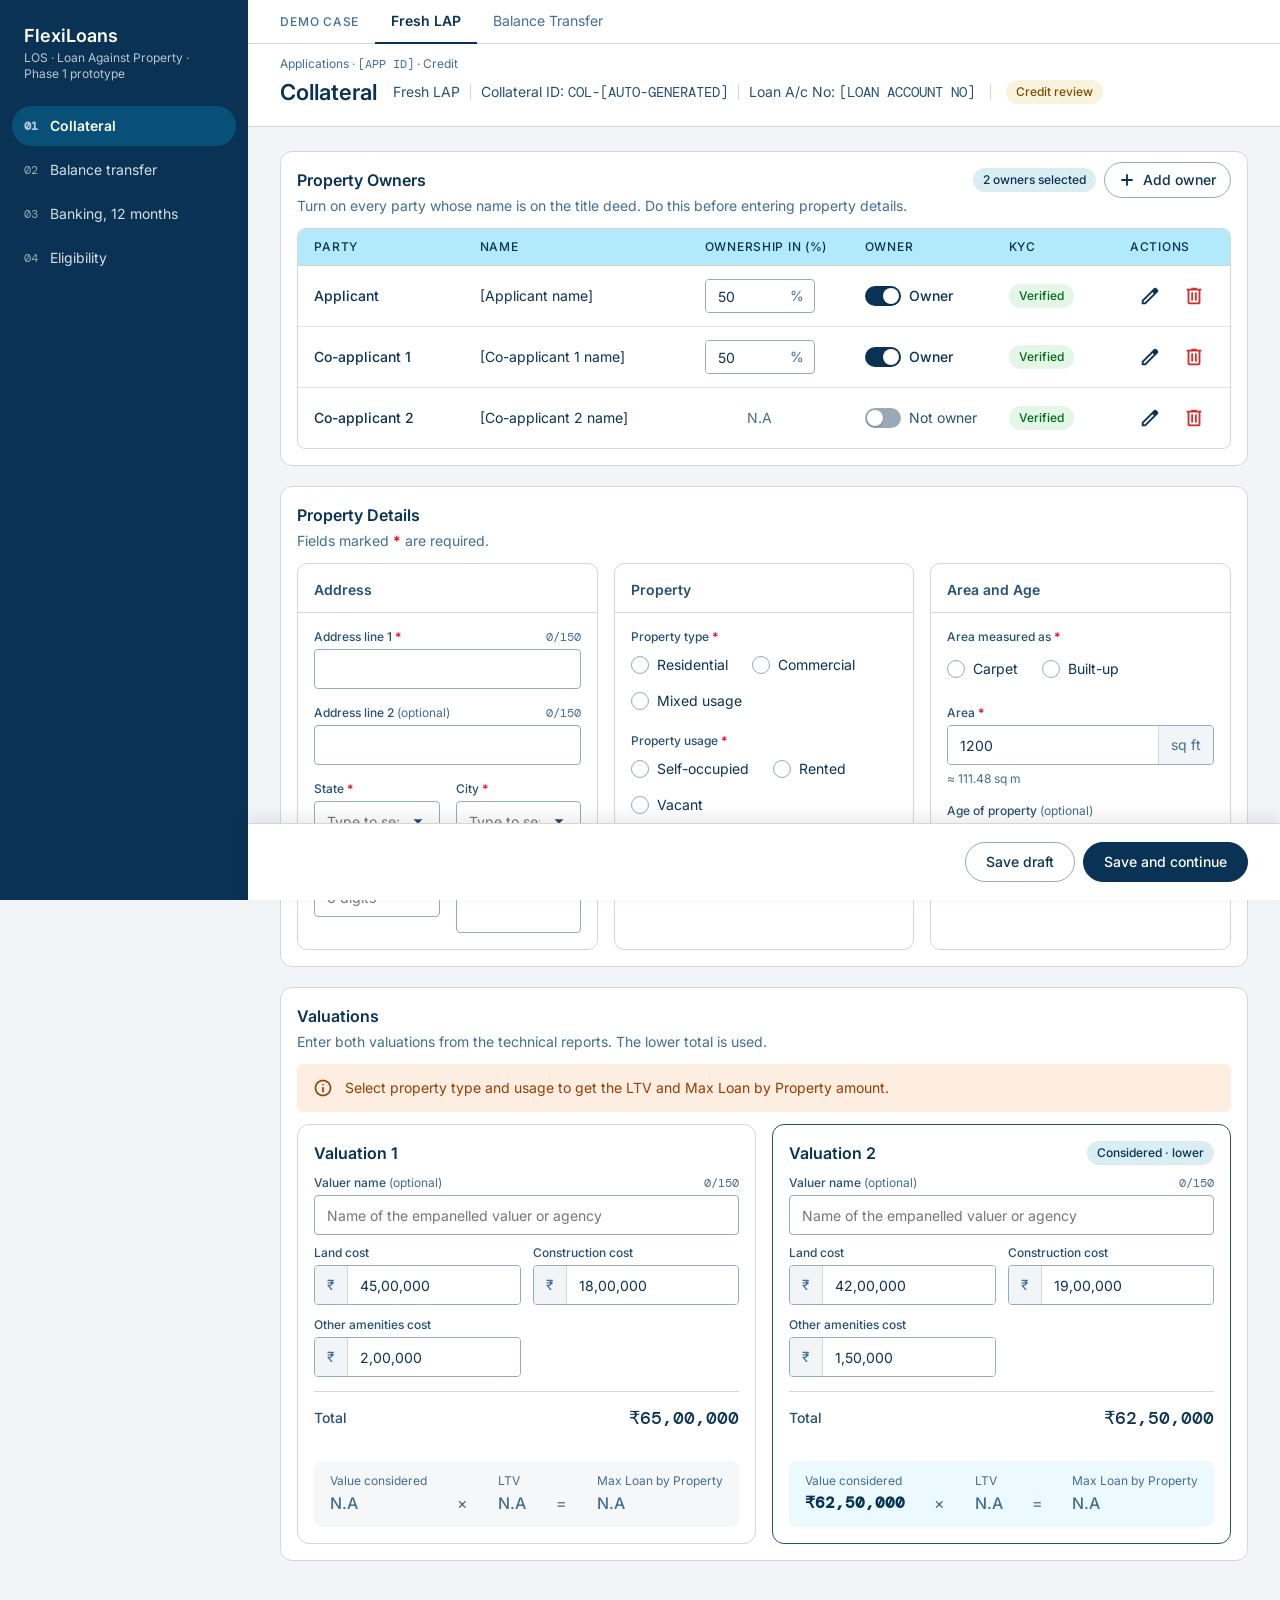
<file: lap-credit-screens.html>
<!doctype html>
<html lang="en">
<head><meta name="robots" content="noindex,nofollow">
<meta charset="utf-8">
<meta name="viewport" content="width=device-width, initial-scale=1, viewport-fit=cover">
<title>LAP Credit Screens · Prototype</title>
<link rel="preconnect" href="https://fonts.googleapis.com">
<link rel="preconnect" href="https://fonts.gstatic.com" crossorigin>
<link rel="stylesheet" href="https://fonts.googleapis.com/css2?family=Material+Symbols+Outlined:opsz,wght,FILL,GRAD@20..48,100..700,0..1,-50..200&display=swap">
<link rel="stylesheet" href="https://fonts.googleapis.com/css2?family=Inter:wght@400;500;600;700&family=DM+Mono:wght@400;500&display=swap">
<style>
button,input,select,textarea{font:inherit}
:root{
  color-scheme: light;
  --bg:#F1F5F8;--surface:#FFFFFF;--surface2:#F1F5F8;--surface3:#F8FAFC;
  --ink:#0A3254;--ink2:#265074;--muted:#416E93;
  --line:#D6D6D6;--line2:#9AA9B8;--row:#E1E1E1;
  --accent:#00B9F1;--link:#006F91;--link-h:#0A3254;
  --side:#0A3254;--side-ink:#FFFFFF;--side-muted:rgba(255,255,255,.72);
  --btn:#0A3254;--btn-ink:#FFFFFF;--btn-h:#265074;--hover:#E6F8FE;
  --th:#B3EAFB;--th-ink:#0A3254;--code:#0A3254;--code-ink:#E6F8FE;
  --ok-bg:#E3F6E8;--ok:#006B17;--pend-bg:#F9F3DD;--pend:#7A4F00;--err-bg:#FDE1E6;--err:#EB002B;--off-bg:#EEF0F2;--off:#4A5560;
  --add-bg:#DCEBFF;--add:#004C9E;--info-bg:#E6F8FE;--info:#004A60;
  --focus:#006F91;
  box-sizing:border-box;
  padding-top:env(safe-area-inset-top,0px);padding-bottom:env(safe-area-inset-bottom,0px);
}
*,*::before,*::after{box-sizing:border-box}
html{scroll-padding-top:env(safe-area-inset-top,0px);background:var(--bg)}
body{margin:0;font-family:'Inter',-apple-system,BlinkMacSystemFont,'Segoe UI',sans-serif;color:var(--ink);background:var(--bg);font-size:14px;line-height:20px;-webkit-font-smoothing:antialiased}
a{color:var(--link)}a:hover{color:var(--link-h)}
:focus-visible{outline:2px solid var(--focus);outline-offset:2px}
.mono{font-family:'DM Mono','SF Mono',ui-monospace,monospace}
h1{margin:0;font-size:22px;line-height:28px;font-weight:600}
h2{margin:0;font-size:16px;line-height:24px;font-weight:600}
h3{margin:0;font-size:16px;line-height:24px;font-weight:600}
p{margin:0}
.shell{display:flex;flex-wrap:wrap;align-items:stretch;min-height:100vh}
.side{flex:1 1 248px;max-width:100%;background:var(--side);color:var(--side-ink);padding:20px 12px;display:flex;flex-direction:column;gap:4px}
.brand{padding:4px 12px 20px;display:flex;flex-direction:column;gap:2px}
.brand b{font-size:18px;line-height:24px;font-weight:600}
.brand span{font-size:12px;line-height:16px;color:var(--side-muted)}
.nav-a{display:flex;gap:12px;align-items:center;padding:10px 12px;border-radius:99px;color:rgba(255,255,255,.84);text-decoration:none;font-size:14px;line-height:20px}
.nav-a:hover{background:rgba(255,255,255,.08);color:#fff}
.nav-a[aria-current="page"]{background:rgba(0,185,241,.22);color:#fff;font-weight:600}
.nav-a .mono{font-size:12px;line-height:16px;opacity:.7}
.theme{margin-top:auto;padding:16px 12px 0;display:flex;gap:6px;flex-wrap:wrap}
.theme button{background:transparent;color:var(--side-muted);border:1px solid rgba(255,255,255,.25);border-radius:99px;padding:6px 12px;font:inherit;font-size:12px;line-height:16px;cursor:pointer}
.theme button[aria-pressed="true"]{background:rgba(255,255,255,.16);color:#fff}
main{flex:999 1 560px;min-width:0;display:flex;flex-direction:column}
.hdr{background:var(--surface);border-bottom:1px solid var(--line);padding:20px 32px 0;display:flex;flex-direction:column;gap:12px}
.hdr.notabs{padding-bottom:20px}
.hdr-top{display:flex;flex-wrap:wrap;gap:16px;align-items:center;justify-content:space-between}
.crumb{font-size:12px;line-height:16px;color:var(--muted)}
.ttl{display:flex;flex-wrap:wrap;gap:10px;align-items:center;margin-top:6px}
.tabs{display:flex;flex-wrap:wrap;gap:4px}
.tab{min-height:44px;padding:0 16px;background:none;border:0;border-bottom:2px solid transparent;font:inherit;font-size:14px;line-height:20px;color:var(--muted);cursor:pointer;text-decoration:none;display:inline-flex;align-items:center;gap:8px}
.tab:hover{color:var(--ink)}
.tab[aria-selected="true"],.tab[aria-current="page"]{color:var(--ink);font-weight:600;border-bottom-color:var(--accent)}
.body{padding:24px 32px 48px;display:flex;flex-direction:column;gap:20px;max-width:none;width:100%;box-sizing:border-box}
.card{background:var(--surface);border:1px solid var(--line);border-radius:12px;padding:16px;display:flex;flex-direction:column;gap:12px}
.card-h{display:flex;flex-wrap:nowrap;gap:8px 16px;justify-content:space-between;align-items:flex-start}
.card-h>div:first-child{flex:1 1 auto;min-width:0}
.card-h>.btns,.card-h>.chip,.card-h>.btn{flex:none;flex-wrap:nowrap}
@media (max-width:640px){.card-h{flex-wrap:wrap}.card-h>.btns{flex-wrap:wrap}}
.card-h .t{display:flex;flex-wrap:wrap;gap:10px;align-items:center}
.sub{font-size:14px;line-height:20px;color:var(--muted);margin-top:4px}
.grid{display:grid;gap:16px}
.g2{grid-template-columns:repeat(auto-fit,minmax(320px,1fr))}
.g3{grid-template-columns:repeat(auto-fit,minmax(240px,1fr))}
.g4{grid-template-columns:repeat(auto-fit,minmax(200px,1fr))}
.g-stage{grid-template-columns:repeat(auto-fill,minmax(300px,1fr))}
.lbl{font-size:12px;line-height:16px;font-weight:500;color:var(--ink2);display:flex;justify-content:space-between;gap:8px;margin-bottom:4px}
.inp{width:100%;height:40px;border:1px solid var(--line2);border-radius:4px;padding:0 12px;font:inherit;font-size:14px;line-height:20px;color:var(--ink);background:var(--surface)}
textarea.inp{height:88px;padding:10px 12px;resize:vertical}
.inp:focus{outline:2px solid var(--focus);outline-offset:0}
.ro{display:flex;align-items:center;background:var(--surface2);border-color:var(--line)}
.btn{display:inline-flex;align-items:center;justify-content:center;gap:8px;min-height:40px;padding:0 20px;border-radius:30px;font:inherit;font-size:14px;line-height:20px;font-weight:500;cursor:pointer;text-decoration:none;white-space:nowrap}
.btn-p{background:var(--btn);color:var(--btn-ink);border:1px solid var(--btn)}.btn-p:hover{background:var(--btn-h);border-color:var(--btn-h);color:var(--btn-ink)}
.btn-s{background:var(--surface);color:var(--ink);border:1px solid var(--line2)}.btn-s:hover{background:var(--hover);color:var(--ink)}
.btn-sm{min-height:36px;padding:0 14px;font-size:14px;line-height:20px}
.btn:disabled{background:var(--off-bg);color:var(--off);border-color:transparent;cursor:not-allowed}
.btns{display:flex;flex-wrap:wrap;gap:8px;align-items:center}
.chip{display:inline-flex;align-items:center;gap:6px;height:24px;padding:0 10px;border-radius:99px;font-size:12px;line-height:16px;font-weight:500;white-space:nowrap}
.c-new{background:var(--btn);color:var(--btn-ink)}
.c-add{background:var(--add-bg);color:var(--add)}
.c-ex{background:var(--surface);color:var(--ink2);border:1px solid var(--line2)}
.c-ok{background:var(--ok-bg);color:var(--ok)}.c-pend{background:var(--pend-bg);color:var(--pend)}.c-err{background:var(--err-bg);color:var(--err)}.c-off{background:var(--off-bg);color:var(--off)}
.tblw{overflow-x:auto;position:relative}
table{width:100%;border-collapse:collapse;font-size:14px;line-height:20px}
th{background:var(--th);color:var(--th-ink);font-size:12px;line-height:16px;font-weight:500;text-transform:uppercase;letter-spacing:.06em;text-align:left;padding:10px 12px;white-space:nowrap}
td{padding:9px 12px;border-bottom:1px solid var(--row);vertical-align:middle}
.r{text-align:right}
.row{display:flex;justify-content:space-between;align-items:center;gap:12px;font-size:14px;line-height:20px;padding:9px 0;border-bottom:1px solid var(--row)}
.chk,.rad{display:flex;align-items:center;gap:10px;min-height:44px;padding:8px 12px;border:1px solid var(--line);border-radius:8px;font-size:14px;line-height:20px;cursor:pointer;background:var(--surface)}
.chk input,.rad input,td input[type=checkbox]{width:18px;height:18px;accent-color:var(--btn);margin:0}
.inl{display:inline-flex;gap:8px;align-items:center;min-height:40px;cursor:pointer}
.tog{display:flex;align-items:center;gap:12px;width:100%;min-height:52px;padding:8px 12px;border:1px solid var(--line);border-radius:8px;background:var(--surface);font:inherit;font-size:14px;line-height:20px;color:var(--ink);cursor:pointer;text-align:left}
.tog:hover{background:var(--hover)}
.trk{flex:0 0 40px;height:24px;border-radius:99px;position:relative;border:2px solid var(--line2);background:var(--surface)}
.trk::after{content:"";position:absolute;top:50%;left:4px;width:12px;height:12px;border-radius:99px;background:var(--line2);transform:translateY(-50%)}
.tog[aria-checked="true"] .trk{background:var(--btn);border-color:var(--btn)}
.tog[aria-checked="true"] .trk::after{left:auto;right:3px;width:16px;height:16px;background:var(--btn-ink)}
.note{border-radius:12px;padding:14px 16px;display:flex;gap:12px;align-items:flex-start;font-size:14px;line-height:20px}
.note svg{flex:0 0 20px;margin-top:2px}
.n-info{background:var(--info-bg);color:var(--info)}
.n-warn{background:var(--pend-bg);color:var(--pend)}
.n-err{background:var(--err-bg);color:var(--err)}
.total{display:flex;flex-wrap:wrap;justify-content:space-between;align-items:center;gap:12px;background:var(--surface2);border-radius:8px;padding:14px 16px}
.total .mono{font-size:22px;line-height:28px;font-weight:500}
.kpi{display:flex;flex-direction:column;gap:4px}
.kpi span:first-child{font-size:12px;line-height:16px;color:var(--muted)}
.kpi .mono{font-size:24px;line-height:32px}
.box{border:1px solid var(--line);border-radius:12px;padding:16px;display:flex;flex-direction:column;gap:10px}
.box.sel{border:2px solid var(--ink)}
pre{margin:0;background:var(--code);color:var(--code-ink);border-radius:8px;padding:16px;font-size:12px;line-height:16px;overflow-x:auto;white-space:pre}
.stage{gap:12px}
.stage.dim{opacity:.5}
.stage ul{margin:0;padding-left:18px;display:flex;flex-direction:column;gap:6px;font-size:14px;line-height:20px;color:var(--ink2)}
.stage .foot{margin-top:auto;display:flex;justify-content:space-between;align-items:center;gap:8px;padding-top:4px}
.path{display:flex;flex-wrap:wrap;gap:8px;align-items:center}
.path span.s{background:var(--surface2);border:1px solid var(--line);border-radius:8px;padding:8px 12px;font-size:14px;line-height:20px}
.months{display:grid;grid-template-columns:repeat(auto-fill,minmax(76px,1fr));gap:8px}
.mo{min-height:56px;border-radius:8px;font:inherit;font-size:12px;line-height:16px;cursor:pointer;display:flex;flex-direction:column;align-items:center;justify-content:center;gap:2px;background:var(--btn);color:var(--btn-ink);border:1px solid var(--btn)}
.mo[aria-pressed="true"]{background:var(--surface);color:var(--err);border:2px dashed var(--err)}
.steps{display:flex;flex-wrap:wrap;gap:8px}
.step{display:flex;flex-direction:column;gap:4px;flex:1 1 160px;border-radius:8px;padding:12px;font-size:14px;line-height:20px;font-weight:500}
.step .mono{font-size:12px;line-height:16px;font-weight:400}
.s-done{background:var(--ok-bg);color:var(--ok)}.s-now{background:var(--btn);color:var(--btn-ink)}.s-next{background:var(--surface2);color:var(--muted)}
.mail{border:1px solid var(--line);border-radius:8px;overflow:hidden}
.mail-h{background:var(--surface2);padding:12px 16px;display:flex;flex-direction:column;gap:4px;font-size:14px;line-height:20px;border-bottom:1px solid var(--line)}
.mail-b{padding:16px;font-size:14px;line-height:20px;display:flex;flex-direction:column;gap:10px}
.mail-b ol{margin:0;padding-left:20px}
.mail-f{padding:12px 16px;border-top:1px solid var(--line);display:flex;flex-wrap:wrap;gap:8px}
.att{display:inline-flex;align-items:center;gap:8px;border:1px solid var(--line);border-radius:8px;padding:8px 12px;font-size:14px;line-height:20px}
.empty{padding:40px 16px;text-align:center;display:flex;flex-direction:column;gap:12px;align-items:center}
.sr{position:absolute;width:1px;height:1px;overflow:hidden;clip:rect(0 0 0 0);white-space:nowrap}
@media (max-width:640px){
  .hdr{padding:16px 16px 0}.hdr.notabs{padding-bottom:16px}.body{padding:16px 16px 40px}
  .side{flex-direction:row;flex-wrap:nowrap;overflow-x:auto;padding:12px;gap:4px}
  .brand{display:none}.theme{display:none}
  .nav-a{white-space:nowrap}
}

/* ---------- UX revision · Collateral ---------- */
.req{color:var(--err);font-weight:600}
.opt{font-weight:400;color:var(--muted)}
.ferr{font-size:12px;line-height:16px;color:var(--err);margin-top:6px;display:flex;gap:6px;align-items:center}
.help{font-size:12px;line-height:16px;color:var(--muted);margin-top:6px}
.inp[aria-invalid="true"]{border-color:var(--err)}
.inp:disabled{background:var(--surface2);color:var(--muted);cursor:not-allowed}
.seg{display:flex;flex-wrap:wrap;border:1px solid var(--line2);border-radius:8px;overflow:hidden;background:var(--surface);width:fit-content;max-width:100%}
.seg.full{width:100%}
.seg-o{position:relative;flex:1 1 auto}
.seg-o input{position:absolute;inset:0;opacity:0;margin:0;cursor:pointer;width:100%;height:100%}
.seg-o span{display:flex;align-items:center;justify-content:center;min-height:40px;padding:0 14px;font-size:14px;line-height:20px;border-left:1px solid var(--line2);white-space:nowrap;color:var(--ink)}
.seg-o:first-child span{border-left:0}
.seg-o:hover span{background:var(--hover)}
.seg-o input:checked+span{background:var(--btn);color:var(--btn-ink);font-weight:500}
.seg-o input:focus-visible+span{outline:2px solid var(--focus);outline-offset:-3px}
.seg[aria-invalid="true"]{border-color:var(--err)}
.affix{display:flex;align-items:stretch;height:40px;border:1px solid var(--line2);border-radius:4px;background:var(--surface);overflow:hidden}
.affix:focus-within{outline:2px solid var(--focus);outline-offset:0}
.affix.bad{border-color:var(--err)}
.affix .inp{border:0;height:38px;border-radius:0;min-width:0}
.affix .inp:focus{outline:none}
.affix .ax{display:flex;align-items:center;padding:0 12px;font-size:14px;line-height:20px;color:var(--muted);background:var(--surface2);white-space:nowrap}
.affix .ax.pre{border-right:1px solid var(--line)}
.affix .ax.suf{border-left:1px solid var(--line)}
.rov-v{min-height:40px;display:flex;align-items:center;font-size:16px;line-height:24px;font-weight:500;color:var(--ink)}
.lt-hint{display:flex;gap:8px;align-items:flex-start;font-size:12px;line-height:16px;color:var(--info);background:var(--info-bg);border-radius:6px;padding:8px 10px;margin-top:8px}
.lt-hint.w{color:var(--pend);background:var(--pend-bg)}
.lt-hint svg{flex:0 0 16px;width:16px;height:16px;margin-top:1px}
.grp{font-size:12px;line-height:16px;font-weight:600;letter-spacing:.06em;text-transform:uppercase;color:var(--muted);padding-top:4px;border-top:1px solid var(--row);padding-top:14px}
.grp:first-of-type{border-top:0;padding-top:0}
tr.click{cursor:pointer}
tr.click:hover td{background:var(--hover)}
tr.click.on td{background:var(--surface3)}
.strip{display:flex;flex-wrap:wrap;align-items:center;gap:12px 20px;background:var(--surface2);border-radius:8px;padding:14px 16px}
.strip .k{display:flex;flex-direction:column;gap:2px}
.strip .k>span:first-child{font-size:12px;line-height:16px;color:var(--muted)}
.strip .k .mono{font-size:18px;line-height:24px;font-weight:500}
.strip .op{font-size:18px;line-height:24px;color:var(--muted)}
.strip .res{margin-left:auto;text-align:right}
.strip .res .mono{font-size:24px;line-height:32px;font-weight:600}
.drop{position:relative;display:flex;flex-direction:column;align-items:center;justify-content:center;gap:6px;min-height:128px;border:1.5px dashed var(--line2);border-radius:12px;padding:16px;text-align:center;cursor:pointer;background:var(--surface)}
.drop:hover{background:var(--hover)}
.drop:focus-within{outline:2px solid var(--focus);outline-offset:2px}
.drop input{position:absolute;inset:0;opacity:0;cursor:pointer;width:100%}
.drop b{font-size:14px;line-height:20px}
.file{display:flex;align-items:center;gap:12px;border:1px solid var(--line);border-radius:12px;padding:12px 14px;min-height:128px}
.file .fi{flex:1;min-width:0;display:flex;flex-direction:column;gap:2px}
.file .fn{font-weight:500;overflow:hidden;text-overflow:ellipsis;white-space:nowrap}
.jump{display:flex;flex-wrap:wrap;gap:8px}
.jump button{display:inline-flex;align-items:center;gap:8px;min-height:32px;padding:0 12px;border:1px solid var(--line2);border-radius:99px;background:var(--surface);color:var(--ink);font:inherit;font-size:14px;line-height:20px;cursor:pointer}
.jump button:hover{background:var(--hover)}
.dot{width:8px;height:8px;border-radius:99px;background:var(--line2);flex:0 0 8px}
.dot.ok{background:var(--ok)}
.fbar{position:sticky;bottom:0;z-index:5;margin-top:auto;background:var(--surface);border-top:1px solid var(--line);padding:12px 32px;display:flex;flex-wrap:wrap;gap:12px;justify-content:space-between;align-items:center;box-shadow:0 -6px 16px rgba(3,15,25,.08)}
.fbar .st{font-size:14px;line-height:20px;color:var(--muted);display:flex;gap:8px;align-items:center;flex-wrap:wrap}
.chg{border:1px solid var(--line);border-radius:12px;background:var(--surface);padding:0}
.chg summary{cursor:pointer;padding:14px 16px;font-weight:600;font-size:14px;line-height:20px;list-style-position:inside}
.chg ul{margin:0;padding:0 16px 16px 34px;display:flex;flex-direction:column;gap:6px;font-size:14px;line-height:20px;color:var(--ink2)}
.vbar{display:flex;flex-wrap:wrap;gap:12px;justify-content:space-between;align-items:center}
@media (max-width:640px){.fbar{padding:12px 16px}.strip .res{margin-left:0;text-align:left}}
.drop-sm{min-height:96px;padding:12px}
.file2{display:flex;flex-wrap:wrap;align-items:center;gap:12px;border:1px solid var(--line);border-radius:8px;padding:12px;background:var(--surface3);min-height:96px}
.file2 .fi{flex:1;min-width:0;display:flex;flex-direction:column;gap:2px}
.file2 .fn{font-weight:500;overflow:hidden;text-overflow:ellipsis;white-space:nowrap}
.box.done{border-color:var(--ok)}
.box.choice{cursor:pointer;transition:border-color .15s}
.box.choice:not(.sel){background:var(--surface3)}
.box.choice:not(.sel):hover{border-color:var(--line2);background:var(--hover)}
.box.choice:not(.sel) .rov-v{color:var(--muted)}
.tab .tn{display:inline-flex;align-items:center;justify-content:center;width:20px;height:20px;border-radius:99px;font-size:12px;line-height:16px;font-weight:600;background:var(--surface2);color:var(--muted)}
.tab[aria-current="page"] .tn{background:var(--btn);color:var(--btn-ink)}
.tab.na{color:var(--line2)}
.subhd{display:flex;flex-direction:column;gap:12px}
.subhd .t{display:flex;flex-wrap:wrap;gap:10px;align-items:center}
.subnav{display:flex;flex-wrap:wrap;gap:4px;background:var(--surface);border:1px solid var(--line);padding:4px;border-radius:10px;width:fit-content;max-width:100%}
.sn{border:0;background:transparent;min-height:36px;padding:0 14px;border-radius:7px;font:inherit;font-size:14px;line-height:20px;color:var(--muted);cursor:pointer}
.sn:hover{color:var(--ink);background:var(--hover)}
.sn[aria-selected="true"]{background:var(--btn);color:var(--btn-ink);font-weight:500}
.nav-g{margin:12px 12px 4px;padding-top:12px;border-top:1px solid rgba(255,255,255,.14);font-size:12px;line-height:16px;font-weight:600;letter-spacing:.06em;text-transform:uppercase;color:var(--side-muted)}
.nav-a.in-g{margin-left:8px;border-left:2px solid rgba(0,185,241,.45);border-radius:0 99px 99px 0}
.nav-ge{margin:8px 12px;border-top:1px solid rgba(255,255,255,.14)}
.rlist{display:flex;flex-wrap:wrap;gap:4px 24px;min-height:40px;align-items:center}
.ro-o{display:inline-flex;align-items:center;gap:8px;min-height:32px;font-size:14px;line-height:20px;cursor:pointer;color:var(--ink)}
.ro-o input{width:18px;height:18px;margin:0;accent-color:var(--btn);cursor:pointer}
.addr-h+.grp{border-top:0;padding-top:0}
.addr-h{display:flex;justify-content:space-between;align-items:center;gap:12px;min-height:36px}
.addr-h h3{font-size:14px;line-height:20px}
.addr-0,.addr-x{display:flex;flex-direction:column;gap:16px}
.addr-x{border-top:2px dashed var(--line2);padding-top:20px;margin-top:4px}
.addr-0 .grp:first-of-type,.addr-x .grp:first-of-type{border-top:0;padding-top:0}
.cst{display:flex;flex-direction:column}
.cgrp{font-size:12px;line-height:16px;font-weight:600;letter-spacing:.06em;text-transform:uppercase;color:var(--muted);padding:16px 12px 6px}
.cgrp:first-child{padding-top:0}
.cr{display:flex;justify-content:space-between;align-items:center;gap:16px;padding:10px 12px;border-bottom:1px solid var(--row)}
.cr.sub{background:var(--surface2);border-radius:8px;border-bottom:0;margin:4px 0}
.cr.key{background:var(--info-bg);border-radius:8px;border-bottom:0;margin:2px 0 4px}
.cl{display:flex;gap:10px;align-items:flex-start;min-width:0}
.cl .op{flex:0 0 14px;width:14px;text-align:center;color:var(--muted);font-weight:600;font-size:16px;line-height:24px}
.cn{font-size:14px;line-height:20px;font-weight:500;display:flex;gap:8px;align-items:center;flex-wrap:wrap;line-height:20px}
.cs{font-size:12px;line-height:16px;color:var(--muted);margin-top:2px}
.fx{font-size:12px;line-height:16px;color:var(--link);margin-top:3px}
.cv{flex:0 0 auto;display:flex;gap:10px;align-items:center;justify-content:flex-end;text-align:right}
.cv .mono{font-size:16px;line-height:24px;font-weight:500}
.cr.sub .cv .mono{font-weight:600}
.cr.key .cv .mono{font-size:22px;line-height:28px;font-weight:600}
.ktag{font-size:12px;line-height:16px;font-weight:500;padding:1px 8px;border-radius:99px}
.ktag.in{background:var(--add-bg);color:var(--add)}
.ktag.bre{background:var(--pend-bg);color:var(--pend)}
.cin{width:200px}
.vts{display:grid;grid-template-columns:repeat(auto-fit,minmax(200px,1fr));gap:10px}
.vt{border:1px solid var(--line);border-radius:10px;padding:12px 14px;display:flex;flex-direction:column;gap:6px}
.vt-h{display:flex;justify-content:space-between;align-items:center;gap:8px;font-size:12px;line-height:16px;color:var(--muted);min-height:24px}
.vt .mono{font-size:22px;line-height:28px;font-weight:500}
.vt.on{border:2px solid var(--ink)}
.vt.diff{background:var(--surface2);border-color:transparent}
.ctab{width:100%;font-size:14px;line-height:20px}
.ctab th{padding:8px 12px}
.ctab td{padding:7px 12px;height:38px}
.ctab td.tl{width:34%}
.ctab td.tvv{width:20%;text-align:right;white-space:nowrap}
.ctab td.tvv .mono{font-weight:500;font-size:14px;line-height:20px}
.ctab td.ts{color:var(--muted);font-size:12px;line-height:16px}
.ctab td.tf{color:var(--link);font-size:12px;line-height:16px}
.ctab.wfx td.tl{width:28%}
.ctab>tbody>tr:not(.tg):not(.nest):hover>td{background:var(--hover)}
.ctab td.tl{font-weight:500}
.ctab .top{display:inline-block;width:14px;margin-left:-4px;color:var(--muted);font-weight:600}
.ctab .ktag{margin-left:8px}
.ctab tr.tg th{background:var(--surface2);color:var(--muted);font-size:12px;line-height:16px;letter-spacing:.06em;text-transform:uppercase;padding:6px 12px;border-bottom:1px solid var(--row)}
.ctab tr.sub td{background:var(--surface3);font-weight:600;color:var(--ink)}
.ctab tr.sub td.ts,.ctab tr.key td.ts{color:var(--ink2)}
.ctab tr.sub td.tvv .mono{font-weight:600}
.ctab tr.key td{background:var(--info-bg);font-weight:600}
.ctab tr.key td.tvv .mono{font-size:16px;line-height:24px;font-weight:600}
.ctab .tin{display:inline-flex;width:170px;height:32px;vertical-align:middle}
.tab .ktag{font-weight:500}
.ctab .tin .inp{height:30px;font-size:14px;line-height:20px}
.ctab .chip{height:22px;margin-left:6px;vertical-align:middle}
.ctab th{padding:12px 16px;letter-spacing:.08em}
.ctab td{padding:8px 16px}
.ctab th.h-l,.ctab td.tl{width:32%}
.ctab th.h-v,.ctab td.tvv{width:22%}
.ctab.wfx th.h-l,.ctab.wfx td.tl{width:26%}
.ctab td.ts,.ctab th.h-s{padding-left:24px}
.ctab .chip{margin-left:0;margin-right:8px}
.ctab tr.tg th{padding:8px 16px}
.bk-sum{gap:14px}
.bk-kpis{display:grid;grid-template-columns:2fr 1fr 1fr 1fr;gap:12px}
.bk-k{display:flex;flex-direction:column;gap:4px;padding:4px 0}
.bk-k>span:first-child{font-size:12px;line-height:16px;color:var(--muted)}
.bk-k .mono{font-size:22px;line-height:28px;font-weight:500}
.bk-k.main .mono{font-size:28px;line-height:36px;font-weight:600}
@media (max-width:760px){.bk-kpis{grid-template-columns:1fr 1fr}}
.bk-bar{display:flex;justify-content:space-between;align-items:center;gap:12px}
.acc-list{display:flex;flex-direction:column;gap:12px}
.acc{background:var(--surface);border:1px solid var(--line);border-radius:12px;display:flex;flex-direction:column}
.acc.has-spk{border-left:4px solid var(--pend)}
.acc.has-gap{border-left:4px solid var(--err)}
.acc.acc-none{border-style:dashed;background:var(--surface3)}
.acc-h{display:flex;justify-content:space-between;align-items:flex-start;gap:12px;padding:14px 16px 0}
.acc-t{display:flex;gap:10px;align-items:center;flex-wrap:wrap}
.acc-b{display:flex;flex-wrap:wrap;gap:16px 24px;align-items:center;justify-content:space-between;padding:12px 16px}
.acc-m{display:grid;grid-template-columns:repeat(4,minmax(120px,auto));gap:8px 28px}
.acc-m>div{display:flex;flex-direction:column;gap:2px}
.acc-m>div>span:first-child{font-size:12px;line-height:16px;color:var(--muted)}
.acc-m .mono{font-size:16px;line-height:24px;font-weight:500}
@media (max-width:760px){.acc-m{grid-template-columns:1fr 1fr}}
.acc-s{display:flex;flex-direction:column;align-items:flex-end;gap:8px}
.acc-s .chip svg{flex:0 0 14px}
.spark .sp-ok{fill:var(--btn);opacity:.75}
.spark .sp-spk{fill:#E0A100}
.spark .sp-miss{fill:none;stroke:var(--err);stroke-dasharray:2 2}
.acc-f{display:flex;justify-content:flex-start;padding:0 16px 14px}
.acc-empty{display:flex;flex-wrap:wrap;gap:12px;justify-content:space-between;align-items:center;padding:12px 16px 16px}
.acc-p{border-top:1px solid var(--line);padding:14px 16px 16px;display:flex;flex-direction:column;gap:12px}
.acc-p>.btns{justify-content:space-between}
.bk-grid{font-size:14px;line-height:20px}
.bk-grid th[scope=row]{text-align:left;font-weight:500;white-space:nowrap;background:none;color:var(--ink);text-transform:none;letter-spacing:0;font-size:14px;line-height:20px;padding:7px 12px;border-bottom:1px solid var(--row)}
.bk-grid td{padding:5px 12px;position:relative}
.bk-grid td.b,.bk-grid .b{font-weight:600}
.bk-grid td.spk{background:var(--pend-bg)}
.bk-grid tr.miss td,.bk-grid tr.miss th{background:var(--err-bg)}
.bk-grid tfoot th,.bk-grid tfoot td{border-top:2px solid var(--line);font-weight:600}
.bk-grid tbody tr:hover td,.bk-grid tbody tr:hover th{background:var(--hover)}
.bk-grid tbody tr:hover td.spk{background:var(--pend-bg)}
.gin{height:32px;min-width:100px;text-align:right;font-size:14px;line-height:20px}
.edot{position:absolute;top:6px;right:4px;width:6px;height:6px;border-radius:99px;background:var(--add)}
.paste{display:flex;flex-direction:column;gap:8px;background:var(--surface3);border:1px solid var(--line);border-radius:8px;padding:12px}
.paste textarea{height:120px}
.mdl-bg{position:fixed;inset:0;background:rgba(3,15,25,.45);z-index:50;display:flex;align-items:center;justify-content:center;padding:16px}
.mdl{background:var(--surface);border-radius:14px;width:min(640px,100%);max-height:calc(100vh - 32px);overflow:auto;padding:20px;display:flex;flex-direction:column;gap:16px;box-shadow:0 20px 60px rgba(3,15,25,.3);cursor:default}
.mdl-h{display:flex;justify-content:space-between;align-items:center;gap:12px}
.mdl-h h2{font-size:18px;line-height:24px}
.mopt{position:relative;display:flex;flex-direction:column;align-items:flex-start;gap:6px;border:1px solid var(--line2);border-radius:12px;padding:16px;background:var(--surface);cursor:pointer;text-align:left;font:inherit;color:var(--ink);min-height:150px}
.mopt:hover{background:var(--hover)}
.mopt.rec{border:2px solid var(--btn)}
.mopt input{position:absolute;inset:0;opacity:0;cursor:pointer;width:100%}
.mopt:focus-within,.mopt:focus-visible{outline:2px solid var(--focus);outline-offset:2px}
.mopt b{font-size:16px;line-height:24px}
.lnk{background:none;border:0;padding:0;color:var(--link);font:inherit;font-size:12px;line-height:16px;text-decoration:underline;cursor:pointer;align-self:flex-start}
.mread{display:flex;gap:14px;align-items:center;padding:12px 0}
.spin{width:28px;height:28px;border-radius:99px;border:3px solid var(--line);border-top-color:var(--btn);animation:spin .8s linear infinite;flex:0 0 28px}
@keyframes spin{to{transform:rotate(360deg)}}
.own-t td{vertical-align:middle}
.own-t tr.on td{background:var(--surface3)}
.own-t tfoot td{border-top:2px solid var(--line);border-bottom:0}
.sw{display:inline-flex;align-items:center;gap:8px;background:none;border:0;padding:4px 0;font:inherit;font-size:14px;line-height:20px;color:var(--ink2);cursor:pointer}
.sw-t{position:relative;width:36px;height:20px;border-radius:99px;background:var(--line2);transition:background .15s;flex:0 0 36px}
.sw-t::after{content:"";position:absolute;top:2px;left:2px;width:16px;height:16px;border-radius:99px;background:#fff;box-shadow:0 1px 2px rgba(3,15,25,.3);transition:transform .15s}
.sw[aria-checked="true"] .sw-t{background:var(--btn)}
.sw[aria-checked="true"] .sw-t::after{transform:translateX(16px)}
.sw[aria-checked="true"] .sw-l{color:var(--ink);font-weight:500}
.sw-l{white-space:nowrap}
.sw:focus-visible{outline:2px solid var(--focus);outline-offset:2px;border-radius:6px}
.ibtns{display:flex;gap:6px;justify-content:flex-end}
.ibtn{display:inline-flex;align-items:center;justify-content:center;width:32px;height:32px;border-radius:8px;border:1px solid var(--line2);background:var(--surface);color:var(--ink2);cursor:pointer}
.ibtn:hover{background:var(--hover);color:var(--ink)}
.ibtn.del:hover{background:var(--err-bg);color:var(--err);border-color:var(--err)}
.ibtn:focus-visible{outline:2px solid var(--focus);outline-offset:2px}
.msym{font-family:'Material Symbols Outlined';font-weight:normal;font-style:normal;font-size:24px;line-height:1;letter-spacing:normal;text-transform:none;display:inline-block;white-space:nowrap;direction:ltr;font-feature-settings:'liga';-webkit-font-feature-settings:'liga';-webkit-font-smoothing:antialiased;font-variation-settings:'FILL' 0,'wght' 400,'GRAD' 0,'opsz' 24;width:1em;overflow:hidden}
/* Material icon buttons: no border, round state layer */
.ibtns{gap:4px}
.ibtn{position:relative;width:40px;height:40px;border:0;border-radius:50%;background:transparent;color:var(--ink2)}
.ibtn::before{content:"";position:absolute;inset:0;border-radius:50%;background:currentColor;opacity:0;transition:opacity .12s}
.ibtn:hover{background:transparent;color:var(--ink)}
.ibtn:hover::before{opacity:.08}.ibtn:active::before{opacity:.14}
.ibtn .msym{position:relative;font-size:22px}
.ibtn.del,.ibtn.del:hover{color:#D32F2F;background:transparent;border:0}
.ibtn:focus-visible{outline:2px solid var(--focus);outline-offset:0}
/* ownership % field: one box, no divider */
.affix.pct .ax.suf{border-left:0;background:transparent;padding:0 10px 0 2px}
.btn-d{background:#D32F2F;border:1px solid #D32F2F;color:#fff}.btn-d:hover{background:#B71C1C;border-color:#B71C1C;color:#fff}
.mdl.cfm{width:min(460px,100%)}
.cfm-sum{display:grid;grid-template-columns:repeat(3,minmax(0,1fr));gap:12px;background:var(--surface2);border-radius:8px;padding:12px}
.cfm-sum>div{display:flex;flex-direction:column;gap:2px;min-width:0}
.cfm-sum span{font-size:12px;line-height:16px;color:var(--muted)}
.cfm-sum b{font-size:14px;line-height:20px;font-weight:600;overflow:hidden;text-overflow:ellipsis}
input[type=radio],input[type=checkbox]{-webkit-appearance:none;appearance:none;width:18px;height:18px;margin:0;flex:0 0 18px;border:1.5px solid var(--line2);background:transparent;display:inline-grid;place-content:center;cursor:pointer;vertical-align:middle}
input[type=radio]{border-radius:50%}
input[type=checkbox]{border-radius:4px}
input[type=radio]::before{content:"";width:8px;height:8px;border-radius:50%;background:var(--btn);transform:scale(0);transition:transform .12s}
input[type=radio]:checked{border-color:var(--btn)}
input[type=radio]:checked::before{transform:scale(1)}
input[type=checkbox]::before{content:"";width:9px;height:5px;border-left:2px solid #fff;border-bottom:2px solid #fff;transform:rotate(-45deg) scale(0);margin-top:-3px}
input[type=checkbox]:checked{background:var(--btn);border-color:var(--btn)}
input[type=checkbox]:checked::before{transform:rotate(-45deg) scale(1)}
input[type=radio]:hover,input[type=checkbox]:hover{border-color:var(--btn)}
input[type=radio]:focus-visible,input[type=checkbox]:focus-visible{outline:2px solid var(--focus);outline-offset:2px}
input[type=radio]:disabled,input[type=checkbox]:disabled{opacity:.5;cursor:not-allowed}
.box>.card-h{min-height:24px;align-items:center}
/* ---------- interaction states: hover and press ---------- */
.btn-p{background:#0A3254;border-color:#0A3254;color:#fff}
.btn-p:hover{background:#265074;border-color:#265074;color:#fff}
.btn-p:active{background:#416E93;border-color:#416E93;color:#fff}
.btn-s{background:#fff;color:var(--ink)}
.btn-s:hover{background:#ECFAFF;color:var(--ink)}
.btn-s:active{background:#B4EBFF;color:var(--ink)}
.btn-d:active{background:#8E1616;border-color:#8E1616}
.btn:disabled:active{background:var(--off-bg)}
.lnk:hover{background:#ECFAFF}.lnk:active{background:#B4EBFF}
.tab:hover{background:#ECFAFF}.tab:active{background:#B4EBFF}
.sn:not([aria-selected="true"]):hover{background:#ECFAFF}.sn:not([aria-selected="true"]):active{background:#B4EBFF}
.sn[aria-selected="true"]:active{background:#416E93}
.jump button:hover{background:#ECFAFF}.jump button:active{background:#B4EBFF}
.chk:hover,.rad:hover,.mopt:hover,.drop:hover,.tog:hover{background:#ECFAFF}
.chk:active,.rad:active,.mopt:active,.drop:active,.tog:active{background:#B4EBFF}
.box.choice:not(.sel):hover{background:#ECFAFF}
.box.choice:active{background:#B4EBFF}
.box.choice:has(.inp:active, .affix:active, .srch-opt:active, button:active){background:#fff!important}
.box.choice:not(.sel):has(.inp:active, .affix:active, .srch-opt:active, button:active){background:var(--surface3)!important}
tr.click:hover td{background:#ECFAFF}tr.click:active td{background:#B4EBFF}
.srch-opt:hover{background:#ECFAFF}.srch-opt:active{background:#B4EBFF}
/* switch handle: fixed size and shape; hover and press shown as a halo, same colours as the secondary CTA */
/* switch handle: same size and shape always; only its fill colour changes */
.sw-t::after{transition:transform .15s,background-color .12s}
.sw:hover .sw-t::after{background:#ECFAFF}
.sw:active .sw-t::after{background:#B4EBFF}
.sw:focus-visible .sw-t{outline:2px solid var(--focus);outline-offset:2px}
.mo:active{filter:brightness(1.15)}
.nav-a:active{background:rgba(255,255,255,.16)}
/* icon buttons */
.ibtn::before{background:#E6F8FE;opacity:0}
.ibtn:hover::before{opacity:1}
.ibtn:active::before{background:#CCF1FC;opacity:1}
/* inputs and dropdowns: hover tint only; no press colour, so typing and opening a list feel immediate */
.inp:hover:not(:focus):not(:disabled):not(.ro),.affix:hover:not(:focus-within){background-color:#E6F8FE}
.affix:hover:not(:focus-within) .inp{background:transparent}
.affix .ax{transition:none}
/* non-owner share cell */
.na-cell{display:inline-flex;align-items:center;height:34px;padding:0 12px;color:var(--ink2);font-size:14px;line-height:20px}
/* existing collateral search */
.srch-res{display:flex;flex-direction:column;margin-top:6px;border:1px solid var(--line);border-radius:8px;overflow:hidden;background:#fff}
.srch-opt{display:flex;flex-direction:column;align-items:flex-start;gap:2px;padding:10px 12px;background:#fff;border:0;border-bottom:1px solid var(--row);font:inherit;font-size:14px;line-height:20px;color:var(--ink);text-align:left;cursor:pointer}
.srch-opt:last-child{border-bottom:0}
.selcol{display:flex;flex-direction:column;gap:12px;border:1px solid var(--line);border-radius:8px;padding:12px;background:var(--surface3)}
.selcol-h{display:flex;justify-content:space-between;align-items:center;gap:12px}
.selcol-g{display:grid;grid-template-columns:repeat(2,minmax(0,1fr));gap:12px}
.selcol-g span{display:block;font-size:12px;line-height:16px;color:var(--muted)}
.selcol-g b{font-size:14px;line-height:20px;font-weight:600}
/* active field: light 1px accent border, no heavy focus ring */
.inp:focus{outline:none;border-color:var(--btn)}
.affix:focus-within{outline:none;border-color:var(--btn)}
.affix:focus-within .inp{outline:none}
/* fields inside clickable cards keep their own surface; the card hover must not tint them */
.box.choice .affix,.box.choice .inp{background:#fff}
.box.choice .inp:disabled{background:#fff}
.box.choice:not(.sel):hover .affix,.box.choice:not(.sel):active .affix{background:#fff}
.box.choice .affix:hover:not(:focus-within){background:#fff}
.box.choice.sel .affix:hover:not(:focus-within){background-color:#E6F8FE}
.box.choice.sel .affix:hover:not(:focus-within) .inp{background:transparent}
/* searchable dropdown (combobox) list */
.cbx{position:absolute;z-index:40;background:#fff;border:1px solid var(--line);border-radius:8px;box-shadow:0 8px 24px rgba(3,15,25,.14);max-height:240px;overflow:auto;padding:4px 0}
.cbx-o{padding:9px 12px;font-size:14px;line-height:20px;color:var(--ink);cursor:pointer}
.cbx-o:hover,.cbx-o.on{background:#E6F8FE}
.cbx-o:active{background:#CCF1FC}
.cbx-o[aria-selected="true"]{font-weight:600}
.cbx-e{padding:9px 12px;font-size:14px;line-height:20px;color:var(--muted)}
.inp[data-combo]{padding-right:40px;background-image:url("data:image/svg+xml,%3Csvg xmlns='http://www.w3.org/2000/svg' viewBox='0 0 24 24'%3E%3Cpath fill='%23265074' d='M7 10l5 5 5-5z'/%3E%3C/svg%3E");background-repeat:no-repeat;background-position:right 10px center;background-size:22px}
.inp[data-combo][aria-expanded="true"]{background-image:url("data:image/svg+xml,%3Csvg xmlns='http://www.w3.org/2000/svg' viewBox='0 0 24 24'%3E%3Cpath fill='%23265074' d='M7 14l5-5 5 5z'/%3E%3C/svg%3E")}
/* collateral record cards: press shows whenever the card itself is pressed */
.box.choice:active{background:#B4EBFF!important}
/* native dropdowns get the same shell as the other fields */
select.inp{-webkit-appearance:none;appearance:none;padding-right:40px;background-color:#fff;background-image:url("data:image/svg+xml,%3Csvg xmlns='http://www.w3.org/2000/svg' viewBox='0 0 24 24'%3E%3Cpath fill='%23265074' d='M7 10l5 5 5-5z'/%3E%3C/svg%3E");background-repeat:no-repeat;background-position:right 10px center;background-size:22px;cursor:pointer}
select.inp:hover:not(:focus):not(:disabled){background-color:#E6F8FE}
select.inp:focus{outline:none;border-color:var(--btn)}
select.inp:disabled{background-color:var(--surface2);cursor:not-allowed;opacity:1}
.sel-native{position:absolute!important;width:1px!important;height:1px!important;opacity:0!important;pointer-events:none!important;overflow:hidden}
.sel-btn{display:flex;align-items:center;width:100%;text-align:left;cursor:pointer;font:inherit;font-size:14px;line-height:20px;color:var(--ink);padding-right:40px;background-color:#fff;background-image:url("data:image/svg+xml,%3Csvg xmlns='http://www.w3.org/2000/svg' viewBox='0 0 24 24'%3E%3Cpath fill='%23265074' d='M7 10l5 5 5-5z'/%3E%3C/svg%3E");background-repeat:no-repeat;background-position:right 10px center;background-size:22px}
.sel-btn[aria-expanded="true"]{background-image:url("data:image/svg+xml,%3Csvg xmlns='http://www.w3.org/2000/svg' viewBox='0 0 24 24'%3E%3Cpath fill='%23265074' d='M7 14l5-5 5 5z'/%3E%3C/svg%3E");border-color:var(--btn)}
.sel-btn .sel-v{overflow:hidden;text-overflow:ellipsis;white-space:nowrap}
.sel-btn.ph{color:var(--muted)}
.sel-btn:hover:not(:disabled):not([aria-expanded="true"]){background-color:#E6F8FE}
.sel-btn:focus{outline:none;border-color:var(--btn)}
.sel-btn:focus-visible{outline:2px solid var(--focus);outline-offset:1px}
.sel-btn:disabled{background-color:var(--surface2);color:var(--muted);cursor:not-allowed}
.sum-card{padding:0;overflow:hidden}
.sum-g{display:grid;grid-template-columns:repeat(auto-fit,minmax(190px,1fr))}
.sum-t{display:flex;flex-direction:column;align-items:flex-start;gap:4px;padding:14px 16px;background:#fff;border:0;border-right:1px solid var(--line);font:inherit;color:var(--ink);text-align:left;cursor:pointer;min-width:0}
.sum-t:last-child{border-right:0}
.sum-t:hover{background:#ECFAFF}.sum-t:active{background:#B4EBFF}
.sum-t:focus-visible{outline:2px solid var(--focus);outline-offset:-2px}
.sum-l{display:flex;align-items:center;gap:8px;font-size:12px;line-height:16px;font-weight:500;color:var(--muted);text-transform:uppercase;letter-spacing:.04em}
.sum-m{font-size:16px;line-height:24px;font-weight:600;max-width:100%;overflow-wrap:anywhere}
.sum-s{font-size:12px;line-height:16px;color:var(--ink2);max-width:100%;overflow:hidden;text-overflow:ellipsis;white-space:nowrap}
.sum-v{display:flex;flex-direction:column;gap:2px}
.sum-v>span{display:flex;align-items:baseline;gap:8px;font-size:16px;line-height:24px}
.sum-v em{font-style:normal;font-size:12px;line-height:16px;font-weight:400;color:var(--muted)}
.sum-v .lo .mono{color:var(--ink);font-weight:700}
.sum-v>span:not(.lo){font-weight:500;color:var(--ink2)}
@media (max-width:760px){.sum-t{border-right:0;border-bottom:1px solid var(--line)}}
.side{position:sticky;top:0;height:100vh;overflow-y:auto;align-self:flex-start}
.hdr{position:sticky;top:0;z-index:20}
@media (max-width:640px){.side{position:static;height:auto;overflow-y:visible}}
.fbar{padding:18px 32px}
@media (max-width:640px){.fbar{padding:16px}}
.own-note{background:var(--ok-bg);color:var(--ok);font-size:14px;line-height:20px;font-weight:500;padding:10px 12px}
.own-ok{display:inline-flex;vertical-align:-2px;margin-right:8px}
.psec{border:1px solid var(--line);border-radius:10px;background:var(--surface3);padding:16px;display:flex;flex-direction:column;gap:16px}
.psec-h{font-size:12px;line-height:16px;font-weight:600;letter-spacing:.06em;text-transform:uppercase;color:var(--ink2)}
.psec .inp,.psec .affix{background-color:#fff}
.fg4{display:grid;grid-template-columns:repeat(4,minmax(0,1fr));gap:16px;align-items:start}
.fg3{display:grid;grid-template-columns:repeat(3,minmax(0,1fr));gap:16px;align-items:start}
.fg4 .span2{grid-column:span 2}
@media (max-width:1000px){.fg4{grid-template-columns:repeat(2,minmax(0,1fr))}.fg3{grid-template-columns:repeat(2,minmax(0,1fr))}}
@media (max-width:560px){.fg4,.fg3{grid-template-columns:1fr}.fg4 .span2{grid-column:auto}}
.psec .lt-hint{margin-top:0;align-self:flex-start}
.vgrid{display:grid;grid-template-columns:repeat(auto-fit,minmax(150px,1fr));gap:12px}
.upcard{position:relative;display:flex;flex-direction:column;align-items:center;justify-content:center;gap:6px;text-align:center;min-height:168px;padding:20px;border:1.5px dashed var(--line2);border-radius:12px;background:#fff;cursor:pointer}
.upcard:hover,.upcard:active{background:#ECFAFF}
.upcard:focus-within{outline:none}
.upcard>input{position:absolute;inset:0;opacity:0;cursor:pointer;width:100%}
.upcard .up-t{font-size:16px;line-height:24px;font-weight:600;color:var(--ink)}
.upcard .up-h{font-size:12px;line-height:16px;color:var(--muted)}
.upcard.done{border:1px solid var(--ok);align-items:stretch;justify-content:flex-start;text-align:left;cursor:default}
.upcard.done:hover,.upcard.done:active{background:#fff}
.up-row{display:flex;align-items:center;gap:8px}
.up-ok{display:inline-flex;color:var(--ok)}
.upprog{display:inline-flex;align-items:center;gap:8px;font-size:14px;line-height:20px;font-weight:500;color:var(--ink2)}
.pbar{display:inline-block;width:72px;height:6px;border-radius:99px;background:var(--line);overflow:hidden}
.pbar i{display:block;height:100%;background:var(--ok);border-radius:99px;transition:width .2s}
.own-t tr.on td{background:transparent}
/* collateral record: selected card = hover fill, no border */
.box.choice{background:#fff;border:1px solid var(--line)}
.box.choice:not(.sel){background:#fff}
.box.choice.sel{background:#ECFAFF;border:1px solid var(--line)}
.box.choice:not(.sel):hover{background:#ECFAFF;border-color:var(--line)}
.box.choice:not(.sel):has(.inp:active, .affix:active, .srch-opt:active, button:active){background:#fff!important}
.box.choice.sel:has(.inp:active, .affix:active, .srch-opt:active, button:active){background:#ECFAFF!important}
.box.choice.sel .selcol{background:#fff}
/* property details: three panels side by side, white */
.psec{background:#fff}
.pgrid{display:grid;grid-template-columns:repeat(3,minmax(0,1fr));gap:16px;align-items:stretch}
.pgrid .fg4,.pgrid .fg3{grid-template-columns:1fr}
.pgrid .fg4{grid-template-columns:repeat(2,minmax(0,1fr))}
.pgrid .fg4 .span2{grid-column:span 2}
@media (max-width:1100px){.pgrid{grid-template-columns:1fr}.pgrid .fg3{grid-template-columns:repeat(3,minmax(0,1fr))}.pgrid .fg4{grid-template-columns:repeat(4,minmax(0,1fr))}}
@media (max-width:700px){.pgrid .fg3,.pgrid .fg4{grid-template-columns:1fr}.pgrid .fg4 .span2{grid-column:auto}}
/* valuations */
.box .row.vtot{margin-top:4px;padding-top:14px}
.fval{display:flex;flex-wrap:wrap;justify-content:space-between;align-items:center;gap:16px 32px;background:#E3F6E8;border:1px solid #BBEFC6;border-radius:12px;padding:18px 20px}
.fval-l{display:flex;flex-direction:column;gap:2px}
.fval-h{font-size:16px;line-height:24px;font-weight:600;color:var(--ink)}
.fval-s{font-size:12px;line-height:16px;color:#2E6B3F}
.fval-amt{font-size:28px;line-height:36px;font-weight:700;color:#006B17;margin-top:2px}
.fval-r{display:flex;flex-wrap:wrap;align-items:center;gap:8px 16px}
.fval-r .k{display:flex;flex-direction:column;gap:2px;text-align:right}
.fval-r .k>span:first-child{font-size:12px;line-height:16px;color:#2E6B3F}
.fval-r .k .mono{font-size:16px;line-height:24px;font-weight:500;color:var(--ink)}
.fval-r .k:last-child .mono{color:#006B17;font-weight:700}
.fval-r .op{font-size:18px;line-height:24px;color:#2E6B3F}
/* uploaded file row */
.upcard.done .file2{background:#E3F6E8;border-color:#BBEFC6;color:#006B17}
.upcard.done .file2 .fn{color:#006B17}
.upcard.done .file2 .sub{color:#2E6B3F}
.upcard.done .file2 .msym:not(.ibtn .msym){color:#006B17}
.upcard.done .ibtn{color:#006B17}
.upcard.done .file2>svg{color:#006B17!important}
.upcard.done .ibtn.del{color:#D32F2F}
.upprog{font-size:14px;line-height:20px;font-weight:500;color:var(--ink2)}
.psec-h{margin:0 -16px;padding:0 16px 12px;border-bottom:1px solid var(--line)}
.psec .lt-hint{align-self:stretch}
/* collateral record: no fill; selected = #265074 border */
.box.choice,.box.choice:not(.sel),.box.choice.sel{background:#fff}
.box.choice.sel{border:1px solid #265074}
.box.choice.sel:has(.inp:active, .affix:active, .srch-opt:active, button:active){background:#fff!important}
.box.choice.sel .selcol{background:var(--surface3)}
/* valuation cards: same treatment */
.box.vbox{border:1px solid var(--line);background:#fff}
.box.vbox.sel{border:1px solid #265074}
/* owners table: framed, row hover only */
.own-w{border:1px solid var(--line);border-radius:8px}
.own-t th:first-child{border-top-left-radius:7px}.own-t th:last-child{border-top-right-radius:7px}
.own-t tbody tr:hover td{background:#ECFAFF}
.own-t tbody tr:last-child td{border-bottom:0}
.own-t tfoot td{border-top:1px solid var(--line)}
/* final valuation: white with green border; heading text normal, amounts green */
.fval{background:#fff;border:1px solid #00851D}
.fval-s,.fval-r .k>span:first-child,.fval-r .op{color:var(--muted)}
.fval-h{color:var(--ink)}
.fval-amt,.fval-r .k:last-child .mono{color:#006B17}
/* uploaded report: white with green border, green status text */
.upcard.done{border:1px solid #00851D;background:#fff}
.upcard.done .up-t{color:#006B17}
.upcard.done .file2{background:#fff;border:1px solid var(--line);color:var(--ink)}
.upcard.done .file2 .fn{color:var(--ink)}
.upcard.done .file2 .sub{color:var(--muted)}
.upcard.done .file2>svg{color:var(--muted)!important}
.upcard.done .ibtn,.ibtn[data-act="pedit"]{color:#0A3254}
.upcard.done .ibtn.del{color:#D32F2F}
.strip .fv-green{color:#006B17}
.strip{background:#ECFAFF}
.snackbar.ok{background:#E3F6E8;color:#006B17;gap:12px}
.snackbar .msym{font-size:20px;line-height:1;flex:none;font-variation-settings:'FILL' 0,'wght' 400}
.snackbar{position:fixed;left:50%;bottom:calc(96px + env(safe-area-inset-bottom,0px));z-index:70;min-width:min(344px,calc(100vw - 32px));max-width:min(672px,calc(100vw - 32px));min-height:48px;box-sizing:border-box;display:flex;align-items:center;padding:14px 16px;border-radius:4px;background:#0A3254;color:#FFFFFF;font-size:14px;line-height:20px;letter-spacing:.25px;box-shadow:0 3px 5px -1px rgba(0,0,0,.2),0 6px 10px 0 rgba(0,0,0,.14),0 1px 18px 0 rgba(0,0,0,.12);transform:translate(-50%,calc(100% + 120px));opacity:0;pointer-events:none;transition:transform 200ms cubic-bezier(.4,0,1,1),opacity 200ms linear}
.snackbar.show{transform:translate(-50%,0);opacity:1;pointer-events:auto;transition:transform 250ms cubic-bezier(0,0,.2,1),opacity 150ms linear}
@media (max-width:640px){.snackbar{bottom:calc(140px + env(safe-area-inset-bottom,0px))}}
@media (prefers-reduced-motion:reduce){.snackbar,.snackbar.show{transition:opacity 150ms linear}}
/* uploads: same border treatment as valuation and collateral; uploaded file uses the hover fill */
.upcard.done{border:1px solid #265074}
.upcard.done .file2{background:#ECFAFF;border:1px solid transparent}
@media (prefers-reduced-motion:reduce){*{transition:none!important}}
.psec-h{text-transform:none;letter-spacing:0;font-size:14px;line-height:20px}
.na-cell{padding:0;color:var(--muted)}
.card-h .t+.sub,.card-h .sub{margin-top:4px}
.card-h[id]>.btns{margin-top:-6px}
th{border-bottom:1px solid var(--line)}
.own-t .na-cell{display:inline-flex;justify-content:center;width:110px;padding:0}
.hmeta{display:flex;flex-wrap:wrap;align-items:center;gap:4px 12px;margin-top:4px;font-size:14px;line-height:20px;color:#265074}
.hmeta .mono{font-size:14px;line-height:20px}
.hdiv{width:1px;height:16px;background:#D6D6D6;flex:none}
.demo{display:flex;align-items:center;gap:16px;margin:-20px -32px 0;padding:0 32px;border-bottom:1px solid #D6D6D6;background:#fff}
.demo-l{font-size:12px;line-height:16px;font-weight:500;color:var(--muted);text-transform:uppercase;letter-spacing:.06em}
.demo-t{display:flex}
.demo .tab{min-height:44px;margin-bottom:-1px}
.demo .tab:hover{background:#ECFAFF}
.demo .tab:active{background:#B4EBFF}
.demo .tab[aria-selected="true"]{color:#0A3254;border-bottom-color:#0A3254}
@media (max-width:640px){.demo{margin:-16px -16px 0;padding:0 16px;overflow-x:auto}}
.vstrip{display:flex;justify-content:space-between;align-items:end;gap:12px;margin-top:12px;padding:12px 16px}
.vstrip .k{min-width:0}
.vstrip .res{margin-left:0;text-align:left}
.vstrip .k .mono,.vstrip .res .mono,.vstrip .na{font-size:16px;line-height:24px;font-weight:600}
.vstrip .op{font-size:16px;line-height:24px}
.vstrip .na{color:var(--muted);font-weight:500}
.vstrip .hint{font-size:12px;line-height:24px;color:var(--muted)}
.vstrip.off{background:#F5F7F9}
.vnote{margin-bottom:0;border-radius:6px;background:#FEEDE1;color:#933D00}
.vnote .msym{color:#933D00}
.msym.ic-info{font-size:20px;line-height:20px;width:20px;height:20px;flex:none}
.msym.ic-info16{font-size:16px;line-height:16px;width:16px;height:16px;flex:none}
.note .msym.ic-info{margin-top:0}
.vbox .chip.c-new{background:#D9EDF2;color:#0A3254}
#c-s1 .chip{background:#D9EDF2;color:#0A3254}
.mgrid{display:grid;grid-template-columns:repeat(auto-fit,minmax(220px,1fr));gap:12px}
.mcard{position:relative;display:flex;flex-direction:column;gap:8px;padding:16px;border:1px solid var(--line);border-radius:12px;background:#fff;cursor:pointer}
.mcard:hover{background:#ECFAFF}.mcard:active{background:#B4EBFF}
.mcard.sel{border-color:#265074}
.mc-h{display:flex;align-items:flex-start;gap:10px;font-size:16px;line-height:24px;color:var(--ink)}
.mc-h input{margin:3px 0 0;flex:none}
.mc-tags{display:flex;flex-wrap:wrap;gap:6px}.mc-tags:empty{display:none}
.mc-chip{background:#D9EDF2;color:#0A3254}
.mc-d{font-size:14px;line-height:20px;color:var(--muted);flex:1}
.mc-a{display:flex;flex-direction:column;gap:2px;padding-top:12px;border-top:1px solid var(--line)}
.mc-a>span:first-child{font-size:12px;line-height:16px;color:var(--muted)}
.mc-a .mono{font-size:18px;line-height:24px;font-weight:600;color:var(--ink)}
.btn[disabled]{opacity:.5;cursor:not-allowed;pointer-events:none}
.tblw{border:1px solid var(--line);border-radius:8px}
.tblw>table{border-collapse:separate;border-spacing:0}
.tblw thead th:first-child{border-top-left-radius:7px}.tblw thead th:last-child{border-top-right-radius:7px}
.tblw tbody tr:last-child>*{border-bottom:0}
.ctab tr.nest>td{padding:12px 16px;background:#fff}
.ctab tr.nest:hover>td{background:#fff}
.ntab{width:100%;font-size:14px;line-height:20px}
.ntab th{padding:10px 16px}
.ntab th.r,.ntab td.r{text-align:right}
.ntab td{padding:8px 12px;height:auto;border-bottom:1px solid var(--row)}
.ctab .ntab>tbody>tr:hover>td{background:var(--hover)}
.ctab .ntab>tbody>tr>td{background:#fff}
.ntab tfoot td{font-weight:600;background:var(--surface3);border-bottom:0;border-top:1px solid var(--line)}
.ntab .na{color:var(--muted);font-weight:500}
/* list rows: min 44px, 10px/16px padding; grows with inputs */
table>tbody>tr:not(.nest)>td,table>tbody>tr:not(.nest)>th,table>tfoot>tr>td{padding:10px 16px!important;height:44px!important;box-sizing:border-box}
table>thead>tr>th{padding-left:16px!important;padding-right:16px!important}
table>tbody>tr>td{line-height:20px}
table>tbody>tr>td .mono{line-height:20px!important}
.ttl .hmeta{margin-top:0}
.ttl{gap:8px 16px}
.ctab:not(.wfx) td.tl,.ctab:not(.wfx) th.h-l{width:auto}
.hmeta{gap:4px 10px}
.ttl{gap:8px 0}
.ttl h1{margin-right:16px}
.ttl .hdiv-b{margin:0 15px}
.egrid{display:grid;grid-template-columns:repeat(3,minmax(0,1fr));gap:16px;align-items:start}
.egrid.one{grid-template-columns:1fr}
@media (max-width:1100px){.egrid{grid-template-columns:1fr}}
.epanel{border:1px solid var(--line);border-radius:8px;overflow:hidden;background:#fff}
.epanel-h{font-size:14px;line-height:20px;font-weight:600;color:var(--ink);padding:12px 16px;border-bottom:1px solid var(--line);background:#fff}
.ptab{width:100%}
.ptab td.tl,.ptab td.tvv{width:auto!important}
.ptab td.tvv{text-align:right}
.ptab tbody tr:last-child>td{border-bottom:0}
.ptab .tin{width:150px}
.eg2{align-items:start}
.eg2>.card{height:100%}
.fwarn{font-size:12px;line-height:16px;color:#933D00;margin:6px 0 0;display:flex;gap:6px;align-items:flex-start}
.fwarn svg{flex:none;margin-top:1px}
div:has(>.fwarn)>.inp{border-color:#933D00}
div:has(>.ferr)>.inp{border-color:var(--err)}
.bk-pick{align-items:start}
.bk-msel{display:flex;align-items:center;gap:12px;flex:none}
.bk-msel .lbl{margin:0}
.bk-msel .inp,.bk-msel .sel-btn{width:180px}
.bk-abb th:first-child,.bk-abb td:first-child,.bk-tx td:first-child{text-align:left;white-space:nowrap}
.bk-grid tfoot td{font-weight:600;background:var(--surface3);border-top:1px solid var(--line)}
.bk-grid .na{color:var(--muted);font-weight:500}
.bkgrid{grid-template-columns:repeat(auto-fill,minmax(200px,1fr))}
.bkcard .mc-a .mc-s{font-size:12px;line-height:16px;color:var(--muted)}
.bk-split{display:grid;grid-template-columns:minmax(260px,1fr) minmax(0,2.4fr);gap:16px;align-items:start}
@media (max-width:1100px){.bk-split{grid-template-columns:1fr}}
.bk-split>.card{margin:0}
.bk-abbh th,.bk-abbh td{white-space:nowrap}
table.bk-abbh>thead>tr>th,table.bk-abbh>tbody>tr>td{padding-left:8px!important;padding-right:8px!important}
table.bk-abbh>thead>tr>th:first-child,table.bk-abbh>tbody>tr>td:first-child{padding-left:16px!important}
table.bk-abbh>thead>tr>th:last-child,table.bk-abbh>tbody>tr>td:last-child{padding-right:16px!important}
.tx-f{display:flex;flex-wrap:wrap;gap:12px 16px;align-items:flex-end}
.tx-f>div{width:180px}.tx-f>.tx-q{flex:1 1 260px;width:auto}
.tx-stats{display:flex;flex-wrap:wrap;align-items:center;gap:8px 10px;font-size:14px;line-height:20px;color:var(--ink2)}
.tx-stats b{color:var(--ink);font-weight:600}
.bk-tx td{vertical-align:top}
.bk-tx .nw{white-space:nowrap}
.bk-tx .tx-d{min-width:280px;max-width:420px;word-break:break-word}
.tx-ref{display:block;font-size:12px;line-height:16px;color:var(--muted);margin-top:2px}
.tx-empty{text-align:center;color:var(--muted)}
.th-sort{display:inline-flex;align-items:center;gap:4px;background:none;border:0;padding:0;font:inherit;color:inherit;letter-spacing:inherit;text-transform:inherit;cursor:pointer}
.th-sort .msym{font-size:16px;line-height:16px}
.tx-pg{display:flex;flex-wrap:wrap;align-items:center;justify-content:space-between;gap:12px}
.tx-rpp{display:flex;align-items:center;gap:12px}.tx-rpp .lbl{margin:0;white-space:nowrap}.tx-rpp .inp,.tx-rpp .sel-btn{width:96px}
.pg-btns{display:flex;align-items:center;gap:4px}
.pg-n{min-width:36px;height:36px;border-radius:99px;border:0;background:none;font:inherit;font-size:14px;color:var(--ink);cursor:pointer}
.pg-n:hover{background:#E6F8FE}.pg-n:active{background:#CCF1FC}
.pg-n[aria-current="page"]{background:#0A3254;color:#fff}
.pg-gap{color:var(--muted);padding:0 4px}
.ibtn[disabled]{opacity:.4;pointer-events:none}
.bkgrid{display:flex!important;flex-wrap:wrap;gap:16px}
.bkgrid>.bkcard{flex:1 1 320px;min-width:0}
.bkcard .mc-h{align-items:center}
.bkcard .mc-h b{flex:1}
.bkcard .bk-dl{margin:-8px -8px -8px 0}
.bk-info{display:flex;flex-direction:column;gap:8px}
.bk-info>span{display:flex;justify-content:space-between;gap:12px;font-size:14px;line-height:20px}
.bk-info>span>span{color:var(--muted)}
.bk-info b{font-weight:500;color:var(--ink);text-align:right}
.bk-info{gap:2px!important}
.bk-info>b{font-size:14px;line-height:20px;font-weight:600;color:var(--ink);text-align:left}
.bk-info>span{display:block!important;font-size:14px;line-height:20px;color:var(--muted)}
.bkcard .bk-abbrow{flex-direction:row;align-items:center;justify-content:space-between;gap:12px}
.bk-abbl{display:flex;flex-direction:column;gap:2px}
.bk-abbl>span:first-child{font-size:12px;line-height:16px;color:var(--muted)}
.bkcard .bk-abbrow>.mono{text-align:right}
.bkgrid{display:grid!important;grid-template-columns:repeat(5,minmax(0,1fr));gap:12px}
.bkgrid>.bkcard{min-width:0;padding:14px}
.bkcard .mc-h b{min-width:0;overflow-wrap:anywhere}
.bk-info>span{overflow-wrap:anywhere}
.bk-acno{display:block}
.bkcard .bk-abbrow .mono{font-size:16px;line-height:24px;white-space:nowrap}
@media (max-width:1100px){.bkgrid{grid-template-columns:repeat(auto-fill,minmax(220px,1fr))}}
.bk-nw{white-space:nowrap}
.bk-months{display:flex;align-items:stretch;padding:12px 0 4px}
.bk-m{flex:1 1 0;min-width:0;display:flex;flex-direction:column;align-items:center;justify-content:center;gap:2px;padding:4px 8px;border-left:1px solid var(--line);text-align:center}
.bk-m:first-child{border-left:0;padding-left:0}
.bk-ml{font-size:14px;line-height:20px;font-weight:500;color:#265074}
.bk-mv{font-size:16px;line-height:24px;font-weight:600;color:var(--ink);white-space:nowrap}
.bk-mt{flex:1.3 1 0;align-items:flex-end;text-align:right;padding-right:0}
.bk-mt .bk-mv{font-size:20px;line-height:28px;color:#0A3254}
@media (max-width:1100px){.bk-months{flex-wrap:wrap;row-gap:12px}.bk-m{flex:0 0 calc(100%/6)}.bk-mt{flex:1 1 100%;align-items:flex-start;text-align:left;border-left:0;padding-left:0}}
.bk-mv{font-size:14px;line-height:20px}
.bk-m{padding:4px 6px}
.bgrid-fix{}
.bkgrid>.bkcard{padding:12px}
.bk-info>span:last-child{white-space:nowrap;overflow-wrap:normal}
.bk-info .bk-nw{font-size:12px;letter-spacing:-.04em}
.tx-hr{border:0;border-top:1px solid var(--line);margin:0 -16px;}
.tx-row{display:flex;flex-wrap:wrap;align-items:flex-end;justify-content:space-between;gap:12px 24px}
.tx-row .tx-stats{padding-bottom:10px}
.tx-row .tx-f{justify-content:flex-end;flex:0 1 auto}
.tx-row .tx-f>div{width:160px}
.tx-row .tx-f>.tx-q{flex:0 1 280px;width:280px}
.tx-row{flex-wrap:nowrap}
.tx-row .tx-stats{flex:0 0 auto}
.tx-row .tx-f{flex-wrap:nowrap;min-width:0}
.tx-row .tx-f>div{width:150px;flex:0 0 150px}
.tx-row .tx-f>.tx-q{flex:0 1 260px;width:auto;min-width:160px}
@media (max-width:1100px){.tx-row,.tx-row .tx-f{flex-wrap:wrap}}
.subnav{background:none!important;border:0!important;border-bottom:1px solid var(--line)!important;border-radius:0!important;padding:0!important;gap:0!important;width:100%!important;flex-wrap:nowrap!important;overflow-x:auto}
.subnav .sn{border-radius:0!important;min-height:44px;padding:0 16px;margin-bottom:-1px;border-bottom:2px solid transparent!important;background:none!important;color:var(--muted);white-space:nowrap}
.subnav .sn:hover{background:#ECFAFF!important;color:var(--ink)}
.subnav .sn:active{background:#B4EBFF!important}
.subnav .sn[aria-selected="true"]{background:none!important;color:#0A3254!important;font-weight:600;border-bottom-color:#0A3254!important}
.subnav .sn[aria-selected="true"]:hover{background:#ECFAFF!important}
.fwarn{color:#EB002B!important}
div:has(>.fwarn)>.inp{border-color:#EB002B!important}
.eg3{display:grid;grid-template-columns:repeat(3,minmax(0,1fr));gap:16px;align-items:start}
.eg3>.card{margin:0;min-width:0}
@media (max-width:1100px){.eg3{grid-template-columns:1fr}}
.ptab tr.tg th{text-align:left}
.mcard:active{background:#ECFAFF!important}
.eg3{align-items:stretch!important}
.eg3>.card{height:auto!important;align-self:stretch;justify-content:flex-start}
.bk-st td,.bk-abb td,.bk-abb th[scope=row]{vertical-align:middle}
.bk-ck{width:40px;padding-right:0!important}
.bs-card{padding:0;gap:0;overflow:hidden}
.bs-h{display:flex;justify-content:space-between;align-items:center;gap:12px;flex-wrap:wrap;padding:14px 16px;background:var(--surface2);border-bottom:1px solid var(--line)}
.bs-h h2{margin:0}
.bs-list{display:flex;flex-direction:column}
.bs-row{display:grid;grid-template-columns:auto auto minmax(0,1fr) auto;align-items:center;gap:12px 20px;padding:14px 16px;border-bottom:1px solid var(--row)}
.bs-row:last-child{border-bottom:0}
.bs-row.off .bs-info{opacity:.55}
.bs-ck{width:18px;height:18px;margin:0;accent-color:var(--ink);cursor:pointer}
.bs-ck:disabled{cursor:not-allowed}
.bs-btn{min-height:36px;padding:0 16px;border-radius:30px;border:1px solid var(--line2);background:var(--surface);color:var(--link);font:inherit;font-size:14px;line-height:20px;font-weight:500;cursor:pointer;white-space:nowrap}
.bs-btn:hover{background:var(--hover)}
.bs-btn.has{border-color:var(--link)}
.bs-rm{color:var(--err);border-color:var(--err)}
.bs-rm:hover{background:var(--err-bg)}
.bs-info{min-width:0;display:flex;flex-direction:column;gap:4px}
.bs-info b{font-size:16px;line-height:20px;color:var(--ink);font-weight:600}
.bs-meta{display:flex;flex-wrap:wrap;align-items:center;gap:4px 16px;font-size:14px;line-height:20px;color:var(--ink2)}
.bs-d{display:inline-flex;align-items:center;gap:6px}
.bs-d::before{content:"";width:8px;height:8px;border-radius:50%;background:var(--accent);flex:none}
.bs-d.d-t::before{background:#F5A623}
.bs-meta .chip{height:20px;font-size:12px;padding:0 8px}
.bs-acts{display:flex;align-items:center;gap:8px}
.bs-ref{color:var(--link)}
.bs-ref:disabled{opacity:.4}
.bs-rmk{grid-column:3/-1}
.bs-rmk textarea{width:100%;resize:vertical;box-sizing:border-box}
@media (max-width:900px){.bs-row{grid-template-columns:auto 1fr}.bs-rm{justify-self:start}.bs-info,.bs-acts,.bs-rmk{grid-column:1/-1}}
.bk-ck input{width:16px;height:16px;accent-color:var(--ink);cursor:pointer;vertical-align:middle}
.bk-ck input:disabled{cursor:not-allowed}
.bk-off td,.bk-off th{color:var(--muted)!important}
.bk-off td b{color:var(--muted)}
.bk-act{display:flex;gap:4px;justify-content:flex-end;align-items:center}
.bk-abb{font-size:14px}
.bk-abb th,.bk-abb td{padding:8px 10px!important}
.bk-abb th:first-child,.bk-abb td:first-child,.bk-abb tbody th{position:sticky;left:0;z-index:1;background:var(--surface)}
.bk-abb th:last-child,.bk-abb td:last-child{position:sticky;right:0;z-index:1;background:var(--surface3);box-shadow:-1px 0 0 var(--line)}
.bk-abb thead th:first-child,.bk-abb thead th:last-child{background:var(--th);z-index:2}
.bk-abb tfoot th:first-child{background:var(--surface3)}
.bk-abb th,.bk-abb td{white-space:nowrap}
.bk-abb th[scope=row]{text-align:left;font-weight:600}
.bk-abb td.bk-miss{color:var(--err);background:var(--err-bg)}
.bk-abb tfoot th,.bk-abb tfoot td{font-weight:600;background:var(--surface3);border-top:1px solid var(--line)}
.bk-abb tfoot th{text-align:left}
.bk-tot{display:inline-flex;align-items:baseline;gap:10px;font-size:14px;color:var(--muted)}
.bk-tot .mono{font-size:20px;line-height:28px;font-weight:600;color:var(--ink)}
.bk-abb th:first-child,.bk-abb td:first-child,.bk-tx td:first-child{text-align:left;white-space:nowrap}
.bk-abbh th,.bk-abbh td{white-space:nowrap}
.bk-abbl{display:flex;flex-direction:column;gap:2px}
.bk-abbl>span:first-child{font-size:12px;line-height:16px;color:var(--muted)}
</style>
</head>
<body>
<div class="shell">
  <nav class="side" aria-label="LAP journey">
    <div class="brand"><b>FlexiLoans</b><span>LOS · Loan Against Property · Phase 1 prototype</span></div>
    <div id="nav" style="display:contents"></div>
    
  </nav>
  <main id="main"></main>
  <div id="snack" class="snackbar" role="status" aria-live="polite"></div>
</div>

<script>
(function(){
'use strict';
const SCREENS = [['collateral','Collateral'],['bt','Balance transfer'],['banking','Banking, 12 months'],['eligibility','Eligibility']];
const VARIANTS = [['fresh','Fresh LAP'],['pbt','Pure BT'],['bttu','BT + Top-up']];
const VL = Object.fromEntries(VARIANTS);

const S = {
  screen: 'collateral', variant: 'fresh', theme: 'auto',
  scheme: { v:{fresh:true,pbt:true,bttu:true}, p:{itr:true,gpr:true,bank:true,ass:true}, r:{bre:false,pol:false,ar:false,cre:false,ms:false,dedupe:true,aml:true,cibil:true,kyc:true,bsa:true,cpv:true} },
  prop: { type:'', usage:'', sub:'', areaType:'', pin:'', st:'', city:'', age:'', own:'', search:'', selCol:null },
  test: { type:'res', usage:'so', amt:2000000, ten:'120', roi:'18', app:'0', age:'45' },
  intake: { tab:'flow', gap:['confirm','confirm','confirm','confirm','confirm','confirm'], docFilter:'all', fee:'pending' },
  loans: [ { by:'Co-applicant 1', fin:'Niwas Finance', type:'Housing Loan', amt:1500000, ten:'120', emi:15000, roi:'10', os:1300000, bal:'90', dpd:'STD', obl:'Yes', rem:'', take:false, bt:{ lt:'Bank', ac:'', mob:'', bnc:'', fc:0, fcv:'' } }, { by:'Applicant', fin:'[Financier]', type:'Loan Agst Property', amt:1800000, ten:'120', emi:21500, roi:'11.5', os:1450000, bal:'94', dpd:'STD', obl:'No', rem:'Proposed BT to FlexiLoans', take:true, bt:{ lt:'Bank', ac:'', mob:'26', bnc:'0', fc:1495000, fcv:'' } } ],
  appTypes: [ { name:'Self-employed individual', age:'', foir:'' }, { name:'Self-employed professional', age:'', foir:'' }, { name:'Salaried co-applicant', age:'', foir:'' } ],
  owners: [true,true,false], parties: [ { party:'Applicant', name:'[Applicant name]', kyc:'Verified', pct:'50', owner:true, edit:false }, { party:'Co-applicant 1', name:'[Co-applicant 1 name]', kyc:'Verified', pct:'50', owner:true, edit:false }, { party:'Co-applicant 2', name:'[Co-applicant 2 name]', kyc:'Verified', pct:'', owner:false, edit:false } ], link: false,
  c2: { ver:'new', show:false, saved:'' }, valuers: ['', ''], rep: [null,null], addrs: [], a1:'', a2:'', lm:'', sqft:'1200',
  mv: [[4500000,1800000,200000],[4200000,1900000,150000]],
  bt: { os:1500000, emi:21500, mob:'26', origAmt:2000000, origTen:'120', origRoi:'11.5', b12:'0', b6:'0', fc:1500000, fcPct:'2', bpi:12000, tot:2042000, manual:false },
  bank: { party:'Applicant', accSel:'0', fetching:false, txM:11, q:'', from:'', to:'', pg:1, rpp:25, sortDir:'asc', sig:'', tab:'abb', fail:false, sel:0, spike:'', open:[], edit:-1, paste:-1, modal:null, mf:{ bank:'', acno:'', type:'Current', holder:'Applicant' }, mferr:false, toast:'', saved:'', inp:{ type:'Partnership Firm', b6:'100%' }, accounts:[ { bank:'SBI Bank', acno:'2902', type:'Current', holder:'Applicant', src:'parsed', edited:[], req:[], name:'SBI Bank A/c No: 2902', grid:[[288407,52770,22770,140409,198341],[3128,3128,298644,201644,72907],[4934,4934,1474334,840135,283128],[7992,247992,71999,9072,4934],[11332,101892,67992,42992,7992],[51127,6127,31127,16127,11332],[1868,64849,24849,14849,106127],[13850,1350,1368,4368,1868],[10952,27052,66552,19316,9250],[130721,25541,15541,40541,25541],[11000,12900,4849,184221,1721],[11698,7698,17698,11698,22180]], miss:[] }, { bank:'ICICI Bank', acno:'4471', type:'Savings', holder:'Applicant', src:'parsed', edited:[], req:[], name:'ICICI Bank A/c No: 4471', grid:bkGen(11), miss:[] }, { bank:'Punjab Bank', acno:'9690', type:'Current', holder:'Applicant', src:'parsed', edited:[], req:[], name:'Punjab Bank A/c No: 9690', grid:[[7460,7460,7670,7670,7670],[32468,32460,7460,7460,7460],[143801,123168,32468,32468,32468],[138806,63801,143801,143801,143801],[5406360,205829,180829,180812,165806],[88331,63331,63331,4240,10279163],[0,0,0,1930835,158584],[0,46760,6735,6735,6735],[0,9627,2661,2661,2661],[0,70322,45322,45322,45322],[1597,21231,21213,21213,21213],[155606,25710,25710,25710,1597]], miss:[] }, { bank:'TJSB Bank', acno:'00004', type:'Savings', holder:'Applicant', src:'none', edited:[], req:[], name:'TJSB Bank A/c No: 00004', grid:Array.from({length:12},()=>[0,0,0,0,0]), miss:[] }, { bank:'HDFC Bank', acno:'100', type:'Savings', holder:'Applicant', src:'none', edited:[], req:[], name:'HDFC Bank A/c No: 100', grid:Array.from({length:12},()=>[0,0,0,0,0]), miss:[] } ] },
  el: { method:'bank', picked:true, roi:'18', ten:'120', vip:{ inc:4233000, loan:1080000 }, gpr:{ inc:1300000, loan:1500000 }, abb:{ loan:1000000 }, ass:{ decl:10000, bcm:9000, margin:'5', exp:100, other:50, obl:10, living:10, loan:500000 } },
  docs: { tab:'pre', got:{ pre:[0,1,2,3,5,9,10], post:[] }, mail:[true,true,true,true] },
  sign: 0, mailed: false, mandate: 'eNACH', modt: false, paid: [false,false], lms: false
};

const num = x => Number(String(x).replace(/[^0-9.]/g,'')) || 0;
const has = x => String(x).trim() !== '' && num(x) > 0;
const inr = n => Math.round(n).toLocaleString('en-IN');
const esc = s => String(s).replace(/[&<>"]/g, c => ({'&':'&amp;','<':'&lt;','>':'&gt;','"':'&quot;'}[c]));
const chip = (t, c) => `<span class="chip ${c}">${esc(t)}</span>`;
const CFG = { New:['New asset config','c-new'], Additional:['Additional asset config','c-add'], Existing:['Existing asset config','c-ex'] };
const cfg = k => chip(CFG[k][0], CFG[k][1]);
const isBT = () => S.variant !== 'fresh';
const PT = { res:'Residential', com:'Commercial', mix:'Mixed usage' };
const SHEET = { amt:[500000,2500000], ten:{ res:[36,144], com:[36,120], mix:null }, roi:[16,20], loginFee:999, ltv:{ res:60, com:50, mix:50 }, foir:[55,60] };
function oblSum(){ return S.loans.filter(l => !(isBT() && l.take) && l.obl === 'Yes').reduce((s,l)=>s+num(l.emi),0); }
function ltvFor(type, usage){ return usage === 'so' ? SHEET.ltv[type] : null; }
function sheetCheck(T){
  const type = T.type, usage = T.usage, a = num(T.amt), t = num(T.ten), r = SHEET.ten[type], l = ltvFor(type, usage);
  const roi = num(T.roi), ap = S.appTypes[+T.app], lim = num(ap.age), age = num(T.age), mat = age + t/12;
  return [
    ['ROI guardrail, 16% – 20%', T.roi+'%', roi>=SHEET.roi[0] && roi<=SHEET.roi[1] ? ['Within guardrail','c-ok'] : ['Outside guardrail','c-err']],
    ['Age at maturity · '+ap.name, age ? mat.toFixed(1)+' years' : '—', !age ? ['Enter age at login','c-off'] : !lim ? ['Set limit for this applicant type','c-pend'] : mat <= lim ? ['Within '+lim+' years','c-ok'] : ['Over '+lim+' years','c-err']],
    ['FOIR slab · '+ap.name, ap.foir ? ap.foir+'%' : '—', ap.foir ? ['From sheet','c-ok'] : ['Assign a slab to this applicant type','c-pend']],
    ['Loan amount, ₹5L – ₹25L', '₹'+inr(a), a>=SHEET.amt[0] && a<=SHEET.amt[1] ? ['Within range','c-ok'] : ['Out of range','c-err']],
    ['Tenor · '+PT[type], t+' months', r ? (t>=r[0] && t<=r[1] ? ['Within '+r[0]+' – '+r[1]+' months','c-ok'] : ['Outside '+r[0]+' – '+r[1]+' months','c-err']) : ['Mixed-usage tenor to confirm','c-pend']],
    ['LTV cap', l ? l+'%' : '—', l ? ['From sheet','c-ok'] : ['Not in sheet for non self-occupied','c-pend']]
  ];
}
const ICON = {
  info:'<span class="msym ic-info" aria-hidden="true">info</span>',
  warn:'<svg width="20" height="20" viewBox="0 0 20 20" fill="none" stroke="currentColor" stroke-width="1.6" aria-hidden="true"><path d="M10 3l8 14H2z"/><path d="M10 8v4M10 14.5v.01"/></svg>',
  arrow:'<svg width="20" height="20" viewBox="0 0 20 20" fill="none" stroke="currentColor" stroke-width="1.6" aria-hidden="true" style="color:var(--muted)"><path d="M4 10h12M11 5l5 5-5 5"/></svg>',
  file:'<svg width="16" height="16" viewBox="0 0 16 16" fill="none" stroke="currentColor" stroke-width="1.4" aria-hidden="true" style="color:var(--muted)"><path d="M4 1.5h5l3 3v10H4z"/><path d="M9 1.5v3h3"/></svg>'
};

/* ---------- shared calculations ---------- */
function mvTotals(){ return S.mv.map(r => r[0]+r[1]+r[2]); }
function mvc(){ const t = mvTotals(); return Math.min(t[0], t[1]); }
const BANK = {
  L:['Oct 25','Nov 25','Dec 25','Jan 26','Feb 26','Mar 26','Apr 26','May 26','Jun 26','Jul 26','Aug 26','Sep 26'],
  BAL:[312000,288000,341000,295000,276000,402000,318000,299000,336000,351000,327000,364000],
  CR:[1420000,1310000,1580000,1350000,1290000,1760000,1440000,1380000,1510000,1620000,1490000,1650000],
  DR:[1395000,1334000,1527000,1396000,1309000,1634000,1524000,1399000,1473000,1605000,1514000,1613000],
  B:[0,0,1,0,0,0,0,0,0,0,0,0]
};
function bkGen(seed){ return Array.from({ length:12 }, (_, r) => [0,1,2,3,4].map(c => Math.round((45000 + ((seed * 7919 + r * 104729 + c * 1299709) % 160000)) / 10) * 10)); }
function bkTx(a, mi){
  const seed = (parseInt(String(a.acno).replace(/\D/g,''), 10) || 7) * 31 + mi * 97;
  let x = seed; const rnd = () => { x = (x * 1103515245 + 12345) % 2147483648; return x / 2147483648; };
  const NAMES = ['ANAY MAHESHWARI','SHWETA SABOO','PRIYA SHARMA','RAHUL TRADERS','SHREE GANESH ENTERPRISES','KAVYA TEXTILES','MEHTA DISTRIBUTORS','OM SAI HARDWARE'];
  const HANDLES = ['phonepe','okicici','ybl','okhdfcbank','paytm','yesbank'];
  const T = [
    { mode:'UPI', cr:true,  d:(n,h,r) => `UPI-${n}-${n.split(' ')[0].toLowerCase()}@${h}-NA-${r}-PAYMENT`, cat:n => 'Transfer from ' + n },
    { mode:'UPI', cr:false, d:(n,h,r) => `UPI-${n}-${n.split(' ')[0].toLowerCase()}@${h}-NA-${r}-SELF`, cat:n => 'Transfer to ' + n },
    { mode:'NEFT', cr:true, d:(n,h,r) => `NEFT CR-${r}-${n}-TRADE RECEIVABLE`, cat:() => 'Transfer in' },
    { mode:'IMPS', cr:false, d:(n,h,r) => `IMPS-${r}-${n}-SUPPLIER PAYMENT`, cat:() => 'Transfer out' },
    { mode:'RTGS', cr:true, d:(n,h,r) => `RTGS CR-${r}-${n}-ORDER ADVANCE`, cat:() => 'Transfer in' },
    { mode:'ATM', cr:false, d:(n,h,r) => `ATM WDL-${r}-CASH WITHDRAWAL`, cat:() => 'Cash withdrawal' },
    { mode:'Cheque', cr:true, d:(n,h,r) => `CHQ DEP-${r}-CLEARING`, cat:() => 'Cheque deposit' },
    { mode:'ACH', cr:false, d:(n,h,r) => `ACH DR-${r}-LOAN EMI`, cat:() => 'Loan EMI' },
    { mode:'POS', cr:false, d:(n,h,r) => `POS-${r}-FUEL AND SUPPLIES`, cat:() => 'Card spend' },
    { mode:'NEFT', cr:false, d:(n,h,r) => `NEFT DR-${r}-GST PAYMENT`, cat:() => 'Tax payment' }
  ];
  const [mn, yr] = BANK.L[mi].split(' '), mIdx = ['Jan','Feb','Mar','Apr','May','Jun','Jul','Aug','Sep','Oct','Nov','Dec'].indexOf(mn) + 1, Y = 2000 + +yr;
  const days = [1,3,5,7,10,12,15,18,21,25,28];
  let bal = num(a.grid[mi][0]); const out = [];
  days.forEach(d => { let t = T[Math.floor(rnd() * T.length)]; const amt = Math.round((500 + rnd() * 90000) / 1) ;
    if (!t.cr && amt > bal) t = T[2];
    const n = NAMES[Math.floor(rnd() * NAMES.length)], h = HANDLES[Math.floor(rnd() * HANDLES.length)], r = String(Math.floor(rnd() * 9e11) + 1e11).slice(0, 12);
    const dr = t.cr ? 0 : amt, cr = t.cr ? amt : 0; bal = bal + cr - dr;
    out.push({ date: String(d).padStart(2,'0') + '/' + String(mIdx).padStart(2,'0') + '/' + yr, iso: Y + '-' + String(mIdx).padStart(2,'0') + '-' + String(d).padStart(2,'0'), desc: t.d(n, h, r), ref: r, dr, cr, bal, cat: t.cat(n), mode: t.mode }); });
  return out;
}
function bkFinishRead(src){ const B = S.bank, t = B.modal ? B.modal.target : null, g = bkGen(Date.now() % 97 + 3); let i, nm;
  if (t !== null) { Object.assign(B.accounts[t], { src, grid:g, miss:[], edited:[], req:[] }); i = t; nm = B.accounts[t].bank; }
  else { B.accounts.push({ bank:'ICICI Bank', acno:'4471', type:'Current', holder:'Applicant', src, grid:g, miss:[], edited:[], req:[], name:'ICICI Bank A/c No: 4471' }); i = B.accounts.length - 1; nm = 'ICICI Bank'; }
  B.open = [i]; B.edit = -1; B.modal = null; B.toast = 'Statement read' + (src === 'perfios' ? ' with Perfios' : '') + '. 60 balances filled for ' + nm + '.'; }
function bankUsed(){ return BANK.L.map((_,i)=>i); }
function median(a){ const s = a.slice().sort((x,y)=>x-y), n = s.length; return n ? (n%2 ? s[(n-1)/2] : (s[n/2-1]+s[n/2])/2) : 0; }
function accMonthly(a){ return a.grid.map(r => r.reduce((s,x)=>s+num(x),0)/5); }
function accAbb(a){ return accMonthly(a).reduce((s,x)=>s+x,0)/12; }
function avgOf(arr){ const u = bankUsed(); return u.length ? u.reduce((a,i)=>a+arr[i],0)/u.length : 0; }
function accIn(a){ return a.src !== 'none' && a.inc !== false; }
function abb(){ const I = S.bank.accounts.filter(accIn); return I.some(a=>a.miss.length) ? null : I.reduce((s,a)=>s+accAbb(a),0); }
function tranche(){
  const b = S.bt, fc = num(b.fc), chg = fc*num(b.fcPct)/100, bpi = num(b.bpi), tot = num(b.tot), t1 = fc+chg+bpi;
  const orig = num(b.origAmt), pos = num(b.os), maxTop = Math.max(orig - pos, 0), t2 = tot - t1;
  return { fc, chg, bpi, tot, t1, t2, orig, pos, maxTop, overCap: S.variant === 'bttu' && t2 > maxTop };
}

/* ---------- building blocks ---------- */
function header(o){
  const tabs = o.tabs ? `<div class="tabs" role="tablist" aria-label="${esc(o.tabsLabel||'Sections')}">${o.tabs}</div>` : '';
  const demo = `<div class="demo"><span class="demo-l">Demo case</span><div role="tablist" aria-label="Demo case" class="demo-t">${(S.screen === 'bt' ? [['pbt','BT', S.variant === 'pbt'],['bttu','BT + Top-up', S.variant === 'bttu']] : [['fresh','Fresh LAP', S.variant === 'fresh'],[isBT() ? S.variant : 'bttu','Balance Transfer', isBT()]]).map(t => `<button type="button" role="tab" class="tab" aria-selected="${t[2]}" data-act="variant" data-arg="${t[0]}">${t[1]}</button>`).join('')}</div></div>`;
  return `<header class="hdr ${o.tabs?'':'notabs'}">${demo}<div class="hdr-top"><div><div class="crumb">${o.crumb}</div><div class="ttl"><h1>${esc(o.title)}</h1>${o.meta ? `<div class="hmeta">${o.meta.map(m => `<span>${m}</span>`).join('<span class="hdiv" aria-hidden="true"></span>')}</div>` : ''}${o.meta && o.chips ? '<span class="hdiv hdiv-b" aria-hidden="true"></span>' : ''}${o.chips||''}</div></div><div class="btns">${o.actions||''}</div></div>${tabs}</header>`;
}
function variantSwitch(only){
  const list = only ? VARIANTS.filter(v => only.includes(v[0])) : VARIANTS;
  return `<div class="btns" role="group" aria-label="Product variant">${list.map(v=>`<button type="button" class="btn ${S.variant===v[0]?'btn-p':'btn-s'}" aria-pressed="${S.variant===v[0]}" data-act="variant" data-arg="${v[0]}">${v[1]}</button>`).join('')}</div>`;
}
function caseHeader(crumb, chips, tabsKey, active){
  const credit = [['banking','Banking, 12 months'],['collateral','Collateral'],['bt','Balance transfer'],['eligibility','Eligibility']];
  const app = [['eligibility','Credit'],['sanction','PD'],['documents','Documents'],['disbursal','Disbursal']];
  const list = tabsKey === 'credit' ? credit.filter(t => t[0] !== 'bt' || isBT()) : tabsKey === 'app' ? app : null;
  const tabs = list ? list.map((t,i)=>{ const on = tabsKey==='credit' ? S.screen===t[0] : active===i; return `<a class="tab" href="#/${t[0]}" ${on?'aria-current="page"':''}>${t[1]}</a>`; }).join('') : '';
  const pageTitle = (SCREENS.find(x => x[0] === S.screen) || ['', ''])[1];
  return header({ crumb, title:pageTitle, chips:chips||'', meta:[VL[S.variant], 'Collateral ID: <span class="mono">COL-[AUTO-GENERATED]</span>', 'Loan A/c No: <span class="mono">[LOAN ACCOUNT NO]</span>'], actions: '' });
}
function field(label, id, opts){
  opts = opts || {};
  const counter = opts.max ? `<span class="mono" id="${id}-n">${String(opts.value||'').length}/${opts.max}</span>` : '';
  if (opts.ro) return `<div><span class="lbl">${esc(label)}</span><div class="inp ro ${opts.mono?'mono':''}">${opts.value}</div></div>`;
  if (opts.select) return `<div><label class="lbl" for="${id}">${esc(label)}</label><select id="${id}" class="inp" ${opts.attrs||''}>${opts.select.map(o=>Array.isArray(o)?`<option value="${o[0]}" ${opts.value===o[0]?'selected':''}>${esc(o[1])}</option>`:`<option>${esc(o)}</option>`).join('')}</select></div>`;
  return `<div><label class="lbl" for="${id}"><span>${esc(label)}</span>${counter}</label><input id="${id}" class="inp ${opts.mono?'mono':''}" ${opts.type?`type="${opts.type}"`:''} ${opts.mode?`inputmode="${opts.mode}"`:''} ${opts.max?`maxlength="${opts.max}"`:''} ${opts.bind?`data-bind="${opts.bind}"`:''} ${opts.money?'data-money="1"':''} value="${esc(opts.value==null?'':opts.value)}" placeholder="${esc(opts.ph||'')}" ${opts.warn?`aria-describedby="${id}-w"`:''}${opts.err?`aria-invalid="true" aria-describedby="${id}-e"`:''}>${opts.err?`<p class="ferr" id="${id}-e">${ICON.warn.replace('width="20" height="20"','width="14" height="14"')}<span>${esc(opts.err)}</span></p>`:''}${opts.warn?`<p class="fwarn" id="${id}-w">${ICON.warn.replace('width="20" height="20"','width="14" height="14"')}<span>${esc(opts.warn)}</span></p>`:''}</div>`;
}
const card = (head, body, extra) => `<section class="card" ${extra||''}>${head}${body}</section>`;
const ch = (title, sub, right, tag) => `<div class="card-h"><div><div class="t"><h2>${esc(title)}</h2>${tag||''}</div>${sub?`<p class="sub">${sub}</p>`:''}</div>${right||''}</div>`;
const table = (cols, rows) => `<div class="tblw"><table><thead><tr>${cols.map(c=>`<th scope="col" ${c.r?'class="r"':''}>${c.t||c}</th>`).join('')}</tr></thead><tbody>${rows}</tbody></table></div>`;

/* ---------- screens ---------- */
const V = {};




/* ---------- Collateral · UX revision ---------- */
const COPT = {
  type:[['res','Residential'],['com','Commercial'],['mix','Mixed usage']],
  usage:[['so','Self-occupied'],['rented','Rented'],['vacant','Vacant']],
  area:[['carpet','Carpet'],['built','Built-up']],
  sub:{ res:['Independent house','Flat','Bungalow'], com:['Shop','Office space'], mix:['Independent house','Flat','Bungalow','Shop','Office space'] }
};
const COLS = [
  { id:'COL-10231', acct:'FL-2291', addr:'Flat 302, Shanti Apartments, Kothrud, Pune', val:'₹62,50,000' },
  { id:'COL-10877', acct:'FL-3104', addr:'Shop 4, Market Yard, Gultekdi, Pune', val:'₹38,00,000' },
  { id:'COL-11402', acct:'FL-3367', addr:'Plot 18, Wakad Industrial Estate, Pune', val:'₹1,12,00,000' }
];
const C_STATES = ['Andhra Pradesh','Assam','Bihar','Chhattisgarh','Delhi','Goa','Gujarat','Haryana','Himachal Pradesh','Jharkhand','Karnataka','Kerala','Madhya Pradesh','Maharashtra','Odisha','Punjab','Rajasthan','Tamil Nadu','Telangana','Uttar Pradesh','Uttarakhand','West Bengal'];
const C_CITIES = ['Ahmedabad','Bengaluru','Chennai','Hyderabad','Indore','Jaipur','Kolkata','Lucknow','Mumbai','Nagpur','Nashik','New Delhi','Pune','Surat','Thane','Vadodara'];
const INFO16 = '<span class="msym ic-info16" aria-hidden="true">info</span>';
const UPL = '<svg width="24" height="24" viewBox="0 0 24 24" fill="none" stroke="currentColor" stroke-width="1.6" aria-hidden="true" style="color:var(--muted)"><path d="M12 16V4M7 9l5-5 5 5"/><path d="M4 16v3a1 1 0 0 0 1 1h14a1 1 0 0 0 1-1v-3"/></svg>';
const PLUS = '<svg width="16" height="16" viewBox="0 0 16 16" fill="none" stroke="currentColor" stroke-width="1.8" stroke-linecap="round" aria-hidden="true"><path d="M8 3v10M3 8h10"/></svg>';
const TRASH = '<svg width="14" height="14" viewBox="0 0 16 16" fill="none" stroke="currentColor" stroke-width="1.5" aria-hidden="true"><path d="M3 4.5h10M6.5 4.5V3h3v1.5M4.5 4.5l.6 8.5h5.8l.6-8.5"/></svg>';
const SRCH = '<svg width="16" height="16" viewBox="0 0 20 20" fill="none" stroke="currentColor" stroke-width="1.6" aria-hidden="true"><circle cx="9" cy="9" r="6"/><path d="M13.5 13.5L17 17"/></svg>';

function colIssues(){
  const p = S.prop, m = {}, t = mvTotals();
  const ow = S.parties.filter(x => x.owner), pt = ow.reduce((t, x) => t + (parseFloat(x.pct) || 0), 0);
  const owIn = ow.filter(x => String(x.pct).trim() !== '');
  if (owIn.length && Math.abs(pt - 100) > 0.01) m.owners = 'Ownership adds up to ' + (Math.round(pt * 100) / 100) + '%. It must total 100%.';
  if (S.link && !p.selCol) m.search = 'Search for and select the existing collateral.';
  if (!String(S.a1).trim()) m.a1 = 'Enter address line 1.';
  if (!/^\d{6}$/.test(p.pin)) m.pin = p.pin ? 'Pincode must be exactly 6 digits.' : 'Enter the pincode.';
  S.addrs.forEach((x,i) => { const k = 'x'+i; if (!String(x.a1).trim()) m[k+'a1'] = 'Enter address line 1.'; if (!/^\d{6}$/.test(x.pin)) m[k+'pin'] = x.pin ? 'Pincode must be exactly 6 digits.' : 'Enter the pincode.'; if (!String(x.st).trim()) m[k+'st'] = 'Select a state.'; if (!String(x.city).trim()) m[k+'city'] = 'Select a city.'; if (!x.type) m[k+'type'] = 'Select the property type.'; if (!x.usage) m[k+'usage'] = 'Select how the property is used.'; if (!x.areaType) m[k+'areaType'] = 'Select carpet or built-up area.'; if (!num(x.sqft)) m[k+'sq'] = 'Enter the area in sq ft.'; if (!String(x.own).trim()) m[k+'own'] = 'Enter the owner names as written on the title deed.'; });
  if (!String(p.st).trim()) m.st = 'Select a state.';
  if (!String(p.city).trim()) m.city = 'Select a city.';
  if (!p.type) m.type = 'Select the property type.';
  if (!p.usage) m.usage = 'Select how the property is used.';
  if (!p.areaType) m.areaType = 'Select carpet or built-up area.';
  if (!num(S.sqft)) m.sq = 'Enter the area in sq ft.';
  if (!t[0] || !t[1]) m.mv = 'Enter both valuations.';
  return m;
}
const C_SEC = [['c-s1','Owners',['owners']],['c-s2','Collateral record',['search']],['c-s3','Property details',['a1','pin','st','city','type','usage','areaType','sq','own','x*']],['c-s4','Valuations',['mv']],['c-s5','Reports',[]]];

V.collateral = () => {
  if (S.c2.ver === 'old') {
    const bar = `<div class="note n-warn vbar">${ICON.info}<span style="flex:1">You’re viewing the <b>original</b> Collateral screen.</span><button type="button" class="btn btn-p btn-sm" data-act="cver" data-arg="new">View UX revision</button></div>`;
    return V.collateralOld().replace('<div class="body">', '<div class="body">' + bar);
  }
  const p = S.prop, M = colIssues(), show = S.c2.show;
  const pinVal = k => k === 'pin' ? p.pin : /^x\d+pin$/.test(k) ? (S.addrs[+k.slice(1,-3)] || {}).pin || '' : '';
  const pinBadK = k => /pin$/.test(k) && /\D/.test(pinVal(k));
  const bad = k => (show && M[k]) || pinBadK(k);
  const msg = k => pinBadK(k) ? 'Use digits only.' : M[k];
  const ferr = k => bad(k) ? `<p class="ferr" id="err-${k}">${ICON.warn.replace('width="20" height="20"','width="14" height="14"')}${esc(msg(k))}</p>` : '';
  const inv = k => bad(k) ? `aria-invalid="true" aria-describedby="err-${k}"` : '';
  const lab = (t, id, req, right) => `<label class="lbl" for="${id}"><span>${esc(t)}${req ? ' <span class="req" aria-hidden="true">*</span>' : ' <span class="opt">(optional)</span>'}</span>${right || ''}</label>`;
  const glab = (t, id, req) => `<span class="lbl" id="${id}"><span>${esc(t)}${req ? ' <span class="req" aria-hidden="true">*</span>' : ' <span class="opt">(optional)</span>'}</span></span>`;
  const txt = (t, id, bind, val, o) => { o = o || {}; if (o.max) o.max = 150; const cnt = o.max ? `<span class="mono" style="font-weight:400;color:var(--muted)">${String(val || '').length}/${o.max}</span>` : '';
    return `<div>${lab(t, id, o.req, cnt)}<input id="${id}" class="inp ${o.mono ? 'mono' : ''}" data-bind="${bind}" value="${esc(val || '')}" ${o.max ? `maxlength="${o.max}"` : ''} ${/pin$/.test(o.k||'') ? 'maxlength="6"' : ''} ${o.mode ? `inputmode="${o.mode}"` : ''} ${o.list ? `list="${o.list}" autocomplete="off"` : ''} placeholder="${esc(o.ph || '')}" ${inv(o.k || '')}>${o.help && !bad(o.k || '') ? `<p class="help">${o.help}</p>` : ''}${ferr(o.k || '')}</div>`; };
  const seg = (labelId, act, opts, val, k, full) => `<div class="seg ${full ? 'full' : ''}" role="radiogroup" aria-labelledby="${labelId}" ${bad(k) ? 'aria-invalid="true"' : ''}>${opts.map(o => `<label class="seg-o"><input type="radio" name="${act}" value="${o[0]}" data-act="${act}" data-arg="${o[0]}" ${val === o[0] ? 'checked' : ''}><span>${o[1]}</span></label>`).join('')}</div>${ferr(k)}`;
  const radios = (labelId, act, opts, val, k, nm, pre) => `<div class="rlist" role="radiogroup" aria-labelledby="${labelId}" ${bad(k) ? 'aria-invalid="true"' : ''}>${opts.map(o => `<label class="ro-o"><input type="radio" name="${nm || act}" value="${o[0]}" data-act="${act}" data-arg="${(pre || '') + o[0]}" ${val === o[0] ? 'checked' : ''}><span>${o[1]}</span></label>`).join('')}</div>${ferr(k)}`;
  const money = (id, bind, v, label) => `<div><label class="lbl" for="${id}">${esc(label)}</label><div class="affix"><span class="ax pre">₹</span><input id="${id}" class="inp mono" inputmode="numeric" data-bind="${bind}" data-money="1" value="${v ? inr(v) : ''}" placeholder="0"></div></div>`;
  const rov = (label, v, mono) => `<div><span class="lbl">${esc(label)}</span><div class="rov-v ${mono ? 'mono' : ''}">${v}</div></div>`;

  /* section index */
  const secDone = s => s[0] === 'c-s5' ? S.rep.every(Boolean) : s[2].every(k => k === 'x*' ? !Object.keys(M).some(m => /^x\d/.test(m)) : !M[k]);
  const jump = `<nav class="jump" aria-label="Jump to section">${C_SEC.map((s, i) => `<button type="button" data-act="cjump" data-arg="${s[0]}"><span class="dot ${secDone(s) ? 'ok' : ''}" aria-hidden="true"></span>${i + 1} · ${s[1]}<span class="sr">${secDone(s) ? ', complete' : ', incomplete'}</span></button>`).join('')}</nav>`;

  /* owner confirmation dialog */
  let cfmModal = '';
  if (S.c2.confirm) { const c = S.c2.confirm, x = S.parties[c.i] || {}, who = esc(x.name || x.party || 'this owner');
    const del = c.kind === 'del', noName = !del && c.kind !== 'own' && !String(x.name || '').trim();
    const share = x.owner && x.pct !== '' ? x.pct + '%' : 'no share';
    const own = c.kind === 'own', toOwner = own && !x.owner;
    const body = own
      ? `<p style="margin:0;font-size:14px;line-height:20px">${toOwner ? `${who} (${esc(x.party)}) will be added as a property owner. Their name must be on the title deed, and you can enter their share of ownership.` : `${who} (${esc(x.party)}) will no longer be a property owner.${x.pct !== '' && x.pct != null ? ` Their ${esc(x.pct)}% share will need to be given to the other owners so the total stays 100%.` : ''}`}</p>`
      : del
      ? `<p style="margin:0;font-size:14px;line-height:20px">${who} (${esc(x.party)}, ${share}) will be removed from the owners list. Their share will need to be given to the other owners so the total stays 100%.</p>`
      : `<div class="cfm-sum"><div><span>Party</span><b>${esc(x.party)}</b></div><div><span>Name</span><b>${x.name ? esc(x.name) : '—'}</b></div><div><span>Ownership</span><b class="mono">${x.owner ? (x.pct || '0') + '%' : 'Not an owner'}</b></div></div>${noName ? `<p class="ferr">${ICON.warn.replace('width="20" height="20"','width="14" height="14"')}Enter the owner’s name before saving.</p>` : '<p class="sub" style="margin:0">Check that the name matches the title deed exactly.</p>'}`;
    cfmModal = `<div class="mdl-bg" data-act="cfmNo"><div class="mdl cfm" role="alertdialog" aria-modal="true" aria-labelledby="cfm-t" aria-describedby="cfm-d" data-act="noop">
      <div class="mdl-h"><h2 id="cfm-t">${own ? (toOwner ? 'Mark as owner?' : 'Remove as owner?') : del ? 'Delete owner?' : 'Save owner details?'}</h2></div>
      <div id="cfm-d">${body}</div>
      <div class="btns" style="justify-content:flex-end"><button type="button" class="btn btn-s" data-act="cfmNo">${own ? 'Cancel' : del ? 'Keep owner' : 'Keep editing'}</button><button type="button" class="btn ${del || (own && !toOwner) ? 'btn-d' : 'btn-p'}" data-act="cfmYes" ${noName && !own ? 'disabled' : ''}>${own ? (toOwner ? 'Mark as owner' : 'Remove as owner') : del ? 'Delete owner' : 'Save details'}</button></div>
    </div></div>`;
    setTimeout(() => { const el = (del ? null : document.querySelector('.cfm [data-act="cfmYes"]:not([disabled])')) || document.querySelector('.cfm [data-act="cfmNo"]'); if (el && !document.querySelector('.cfm').contains(document.activeElement)) el.focus(); }, 0);
  }
  /* Step 1 */
  const PS = S.parties, own = PS.filter(x => x.owner), n = own.length;
  const pctTot = own.reduce((t, x) => t + (parseFloat(x.pct) || 0), 0);
  const PEN = '<span class="msym" aria-hidden="true">edit</span>';
  const TICK = '<span class="msym" aria-hidden="true">check</span>';
  const BIN = '<span class="msym" aria-hidden="true">delete</span>';
  const prow = PS.map((x, i) => { const ed = x.edit;
    return `<tr class="${x.owner ? 'on' : ''}">
      <td style="font-weight:500">${ed ? `<label class="sr" for="pp${i}">Party, row ${i + 1}</label><input id="pp${i}" class="inp" style="height:34px;min-width:140px" data-bind="parties.${i}.party" value="${esc(x.party)}" placeholder="e.g. Co-applicant 3">` : esc(x.party)}</td>
      <td>${ed ? `<label class="sr" for="pn${i}">Name, row ${i + 1}</label><input id="pn${i}" class="inp" style="height:34px;min-width:180px" data-bind="parties.${i}.name" value="${esc(x.name)}" placeholder="Full name as on title deed" ${x.nameErr && !String(x.name || '').trim() ? 'aria-invalid="true" aria-describedby="pne' + i + '"' : ''}>${x.nameErr && !String(x.name || '').trim() ? `<p class="ferr" id="pne${i}" style="margin:4px 0 0">Enter the owner’s name.</p>` : ''}` : (x.name ? esc(x.name) : '<span class="sub" style="margin:0">Name not added</span>')}</td>
      <td style="width:160px">${x.owner ? `<div class="affix pct ${(parseFloat(x.pct) > 100 || parseFloat(x.pct) < 0) ? 'bad' : ''}" style="height:34px;width:110px"><input id="pct${i}" class="inp mono" style="height:32px" inputmode="decimal" maxlength="5" data-bind="parties.${i}.pct" value="${esc(x.pct)}" placeholder="0" aria-label="Ownership percent, ${esc(x.party)}"><span class="ax suf">%</span></div>` : '<span class="na-cell" title="Not an owner">N.A</span>'}</td>
      <td style="width:136px"><button type="button" class="sw" role="switch" aria-checked="${x.owner}" data-act="owner2" data-arg="${i}" aria-label="${esc(x.party)} is a property owner"><span class="sw-t"></span><span class="sw-l">${x.owner ? 'Owner' : 'Not owner'}</span></button></td>
      <td>${x.kyc === 'Verified' ? chip('Verified','c-ok') : chip('Pending','c-pend')}</td>
      <td style="width:96px"><div class="ibtns"><button type="button" class="ibtn" data-act="pedit" data-arg="${i}" aria-label="${ed ? 'Done editing' : 'Edit'} ${esc(x.party)}" title="${ed ? 'Done' : 'Edit'}">${ed ? TICK : PEN}</button><button type="button" class="ibtn del" data-act="pdel" data-arg="${i}" aria-label="Delete ${esc(x.party)}" title="Delete">${BIN}</button></div></td>
    </tr>`; }).join('');
  const totOk = n === 0 || Math.abs(pctTot - 100) < 0.01;
  const pctRound = Math.round(pctTot * 100) / 100;
  const W14o = ICON.warn.replace('width="20" height="20"','width="14" height="14"');
  const pctEntered = own.some(x => String(x.pct).trim() !== '');
  const ownMsg = pctEntered && !totOk ? `<p class="ferr" id="err-owners">${W14o}Ownership adds up to ${pctRound}%. It must total 100%${pctTot > 100 ? ', so reduce a share' : ', so ' + (Math.round((100 - pctTot) * 100) / 100) + '% is still unassigned'}.</p>` : '';
  const tfoot = `<tfoot><tr><td colspan="3" style="font-weight:600">Total ownership of owners</td><td class="mono" style="font-weight:600;color:${totOk ? 'var(--ok)' : 'var(--err)'}">${n ? (Math.round(pctTot * 100) / 100) + '%' : '—'}</td><td colspan="2" class="sub" style="margin:0">${n && !totOk ? 'Must add up to 100%' : ''}</td></tr></tfoot>`;
  const s1 = card(`<div class="card-h" id="c-s1"><div><div class="t"><h2>Property Owners</h2></div><p class="sub">Turn on every party whose name is on the title deed. Do this before entering property details.</p></div><div class="btns">${n ? chip(`${n} owner${n > 1 ? 's' : ''} selected`,'c-ok') : chip('None selected','c-off')}<button type="button" class="btn btn-s btn-sm" data-act="padd">${PLUS}Add owner</button></div></div>`,
    `<div class="tblw own-w"><table class="own-t"><thead><tr><th scope="col">Party</th><th scope="col">Name</th><th scope="col">Ownership in (%)</th><th scope="col">Owner</th><th scope="col">KYC</th><th scope="col">Actions</th></tr></thead><tbody>${prow}</tbody>${S.c2.note ? `<tfoot><tr><td colspan="6" class="own-note" role="status"><span class="own-ok" aria-hidden="true"><svg width="14" height="14" viewBox="0 0 16 16" fill="none" stroke="currentColor" stroke-width="2"><path d="M3 8.5l3 3 7-7"/></svg></span>${esc(S.c2.note)}</td></tr></tfoot>` : ''}</table></div>${ownMsg}`);

  /* Step 2 */
  const radioHead = (on, arg, title, right) => `<div class="card-h"><label class="inl" style="min-height:0;gap:10px"><input type="radio" name="src" data-act="link" data-arg="${arg}" ${on ? 'checked' : ''} style="margin:0"><h3>${title}</h3></label>${right || ''}</div>`;
  const cNew = !S.link, cEx = S.link;
  const boxNew = `<div class="box choice ${cNew ? 'sel' : ''}" data-act="link" data-arg="0">${radioHead(cNew,'0','New collateral')}
      <p class="sub" style="margin:0">A property FlexiLoans hasn’t recorded before.</p>
      ${rov('Collateral ID', cNew ? 'COL-[auto-generated on save]' : '—', true)}
      ${rov('Linked loan account', cNew ? '[LOAN ACCOUNT NO]' : '—', true)}</div>`;
  const boxEx = `<div class="box choice ${cEx ? 'sel' : ''}" data-act="link" data-arg="1">${radioHead(cEx,'1','Existing collateral', cEx ? chip('Reused for top-up','c-add') : '')}
      <p class="sub" style="margin:0">Top-up on a property already with FlexiLoans.</p>
      ${p.selCol ? `<div class="selcol"><div class="selcol-h"><span class="mono" style="font-weight:600;font-size:16px;line-height:24px">${p.selCol.id}</span><button type="button" class="btn btn-s btn-sm" data-act="colClear">Change</button></div>
        <div class="selcol-g"><div><span>Linked loan account</span><b class="mono">${p.selCol.acct}</b></div><div><span>Last value considered</span><b class="mono">${p.selCol.val}</b></div></div>
        <div><span class="sub" style="margin:0">Property</span><div style="font-size:14px;line-height:20px;font-weight:500">${esc(p.selCol.addr)}</div></div></div>`
      : `<div>${lab('Find existing collateral','cs',true)}<div class="affix ${bad('search') ? 'bad' : ''}"><span class="ax pre">${SRCH}</span><input id="cs" type="search" class="inp" data-bind="prop.search" value="${esc(p.search)}" placeholder="Collateral ID or loan account number" autocomplete="off" ${cEx ? '' : 'disabled'} onclick="event.stopPropagation()" ${inv('search')} aria-controls="cs-res"></div>${ferr('search')}
        ${cEx && String(p.search).trim() ? (() => { const q = String(p.search).trim().toLowerCase(), hits = COLS.filter(c => (c.id + ' ' + c.acct + ' ' + c.addr).toLowerCase().includes(q));
          return hits.length ? `<div class="srch-res" id="cs-res" role="listbox" aria-label="Matching collateral">${hits.map(c => `<button type="button" class="srch-opt" role="option" data-act="colPick" data-arg="${c.id}"><span class="mono" style="font-weight:600">${c.id}</span><span class="sub" style="margin:0">${c.acct} · ${esc(c.addr)}</span></button>`).join('')}</div>`
            : `<p class="help">No collateral matches “${esc(p.search)}”. Check the collateral ID or loan account number.</p>`; })() : (cEx ? '<p class="help">Try COL-10231 or FL-3104.</p>' : '')}</div>`}</div>`;
  const s2 = card(`<div class="card-h" id="c-s2"><div><div class="t"><h2>Collateral Record</h2></div><p class="sub">Choose one. Is this a new property, or one already linked to an earlier loan?</p></div></div>`,
    `<div class="grid g2" role="radiogroup" aria-label="Collateral source">${boxNew}${boxEx}</div>`);

  /* Step 3 */
  const sq = num(S.sqft), L = ltvFor(p.type, p.usage);
  const hintFor = (ty, us) => { const l = ltvFor(ty, us); return !(ty && us) ? '' : l
    ? `<div class="lt-hint">${INFO16}<span>${ty === 'res' ? 'Self-occupied residential (SORP)' : 'Self-occupied ' + (ty === 'com' ? 'commercial' : 'mixed usage') + ' (SOCP)'} → LTV <b>${l}%</b></span></div>`
    : `<div class="lt-hint w">${INFO16}<span>No LTV in the parameter sheet for ${us === 'rented' ? 'rented' : 'vacant'} property yet. Eligibility can’t use the property value until this is set.</span></div>`; };
  const propBlock = i => {
    const ex = i > 0, j = i - 1, x = ex ? S.addrs[j] : null, k = ex ? 'x' + j : '';
    const V = ex ? x : { a1:S.a1, a2:S.a2, pin:p.pin, st:p.st, city:p.city, lm:S.lm, type:p.type, sub:p.sub, usage:p.usage, areaType:p.areaType, sqft:S.sqft, age:p.age, own:p.own };
    const B = ex ? f => 'addrs.' + j + '.' + f : f => ({ a1:'a1', a2:'a2', pin:'prop.pin', st:'prop.st', city:'prop.city', lm:'lm', sqft:'sqft', age:'prop.age', own:'prop.own' })[f];
    const ID = f => ex ? k + f : ({ a1:'a1', a2:'a2', pin:'pin', st:'stt', city:'ct', lm:'lm', sub:'pst', sqft:'sq', age:'ag', own:'po', type:'gl-type', usage:'gl-usage', area:'gl-area' })[f];
    const A = (act, xact) => ex ? [xact, k + xact, j + '.'] : [act, act, ''];
    const subs = V.type ? COPT.sub[V.type] : [], sqv = num(V.sqft), sk = k + 'sq';
    const [ta, tn, tp] = A('ctype','xtype'), [ua, un, up] = A('cusage','xusage'), [aa, an, ap] = A('carea','xarea');
    const head = S.addrs.length ? `<div class="addr-h"><h3>Property ${i + 1}</h3>${ex ? `<button type="button" class="btn btn-s btn-sm" data-act="rmAddr" data-arg="${j}">${TRASH}Remove</button>` : ''}</div>` : '';
    return `<div class="${ex ? 'addr-x' : 'addr-0'}">${head}
    <div class="pgrid"><div class="psec"><div class="psec-h">Address</div>
      <div class="fg4">
        <div class="span2">${txt('Address line 1',ID('a1'),B('a1'),V.a1,{req:true,max:75,k:k+'a1'})}</div>
        <div class="span2">${txt('Address line 2',ID('a2'),B('a2'),V.a2,{max:75})}</div>
        ${txt('State',ID('st'),B('st'),V.st,{req:true,list:'dl-state',ph:'Type to search',k:k+'st'})}
        ${txt('City',ID('city'),B('city'),V.city,{req:true,list:'dl-city',ph:'Type to search',k:k+'city'})}
        ${txt('Pincode',ID('pin'),B('pin'),V.pin,{req:true,mode:'numeric',mono:true,ph:'6 digits',k:k+'pin'})}
        ${txt('Landmark',ID('lm'),B('lm'),V.lm,{max:50})}
      </div>
    </div>
    <div class="psec"><div class="psec-h">Property</div>
      <div class="fg3">
        <div>${glab('Property type',ID('type'),true)}${radios(ID('type'),ta,COPT.type,V.type,k+'type',tn,tp)}</div>
        <div>${glab('Property usage',ID('usage'),true)}${radios(ID('usage'),ua,COPT.usage,V.usage,k+'usage',un,up)}</div>
        <div>${lab('Property sub type',ID('sub'),false)}<select id="${ID('sub')}" class="inp" data-act="${ex ? 'xsub' : 'csub'}" data-arg="${ex ? j : ''}" ${V.type ? '' : 'disabled'}><option value="" ${!V.sub ? 'selected' : ''}>${V.type ? 'Select sub type' : 'Select property type first'}</option>${subs.map(o => `<option ${V.sub === o ? 'selected' : ''}>${o}</option>`).join('')}</select></div>
      </div>
      ${hintFor(V.type, V.usage)}
    </div>
    <div class="psec"><div class="psec-h">Area and Age</div>
      <div class="fg3">
        <div>${glab('Area measured as',ID('area'),true)}${radios(ID('area'),aa,COPT.area,V.areaType,k+'areaType',an,ap)}</div>
        <div>${lab('Area',ID('sqft'),true)}<div class="affix ${bad(sk) ? 'bad' : ''}"><input id="${ID('sqft')}" class="inp mono" inputmode="numeric" data-bind="${B('sqft')}" value="${esc(V.sqft)}" placeholder="0" ${inv(sk)}><span class="ax suf">sq ft</span></div>${bad(sk) ? ferr(sk) : `<p class="help">${sqv ? '≈ ' + (sqv / 10.764).toFixed(2) + ' sq m' : 'Square metres are calculated for you'}</p>`}</div>
        <div>${lab('Age of property',ID('age'),false)}<div class="affix"><input id="${ID('age')}" class="inp mono" inputmode="numeric" data-bind="${B('age')}" value="${esc(V.age)}" placeholder="0"><span class="ax suf">years</span></div></div>
      </div>
    </div>
    </div>
    </div>`; };
  const s3 = card(`<div class="card-h" id="c-s3"><div><div class="t"><h2>Property Details</h2></div><p class="sub">Fields marked <span class="req">*</span> are required.</p></div></div>`, `
    ${propBlock(0)}
    <datalist id="dl-state">${C_STATES.map(x => `<option value="${x}">`).join('')}</datalist>
    <datalist id="dl-city">${C_CITIES.map(x => `<option value="${x}">`).join('')}</datalist>`);

  /* Step 4 */
  const t = mvTotals(), both = t[0] > 0 && t[1] > 0, eq = both && t[0] === t[1], low = t[0] <= t[1] ? 0 : 1;
  const VL2 = ['Land cost','Construction cost','Other amenities cost'];
  const val = both ? mvc() : 0, maxP = both && L ? val * L / 100 : null;
  const ltvCell = !(p.type && p.usage) ? '<span class="na">N.A</span>' : L ? `<span class="mono">${L}%</span>` : chip('Not in sheet','c-pend');
  const NA = '<span class="na">N.A</span>';
  const vstrip = m => { const on = both && m === low;
    return `<div class="strip vstrip ${on ? '' : 'off'}" aria-label="Maximum loan by property, valuation ${m + 1}"><div class="k"><span>Value considered</span>${on ? `<span class="mono">₹${inr(val)}</span>` : NA}</div><span class="op" aria-hidden="true">×</span><div class="k"><span>LTV</span>${on ? ltvCell : NA}</div><span class="op" aria-hidden="true">=</span><div class="k res"><span>Max Loan by Property</span>${on && maxP !== null ? `<span class="mono fv-green">₹${inr(maxP)}</span>` : NA}</div></div>`; };
  const mvs = [0,1].map(m => `<div class="box vbox ${both && m === low ? 'sel' : ''}"><div class="card-h"><h3>Valuation ${m + 1}</h3>${both && m === low ? chip(eq ? 'Considered · equal' : 'Considered · lower','c-new') : ''}</div>${txt('Valuer name', 'vn' + m, 'valuers.' + m, S.valuers[m], { max:60, ph:'Name of the empanelled valuer or agency' })}<div class="vgrid">${VL2.map((l, k) => money(`mv${m}${k}`, `mv.${m}.${k}`, S.mv[m][k], l)).join('')}</div><div class="row vtot" style="border-bottom:0;border-top:1px solid var(--line)"><span style="color:var(--ink2);font-weight:500">Total</span><span class="mono" style="font-size:18px;line-height:24px;font-weight:500">₹${inr(t[m])}</span></div>${vstrip(m)}</div>`).join('');
  const s4 = card(`<div class="card-h" id="c-s4"><div><div class="t"><h2>Valuations</h2></div><p class="sub">Enter both valuations from the technical reports. ${eq ? 'Both are equal, so either value is used.' : 'The lower total is used.'}</p></div></div>`,
    `${p.type && p.usage ? '' : `<div class="note n-info vnote" role="note">${ICON.info}<span>Select property type and usage to get the LTV and Max Loan by Property amount.</span></div>`}<div class="grid g2">${mvs}</div>${ferr('mv')}`);

  /* Step 5 */
  const RP = [['Legal report','Legal Report','From the empanelled lawyer. Confirms the ownership is clear.'],['Technical report','Technical Report','From the empanelled valuer. Valuation and building checks.']];
  const rbox = i => { const f = S.rep[i], title = RP[i][0];
    if (!f) return `<label class="upcard">${UPL}<span class="up-t">Upload ${RP[i][1]} File</span><span class="sub" style="margin:0">${RP[i][2]}</span><span class="up-h">Drop the file here or click to browse · PDF or image</span><input type="file" accept=".pdf,image/*" data-act="upfile" data-arg="${i}" aria-label="Upload ${RP[i][1]} file"></label>`;
    return `<div class="upcard done"><div class="up-row"><span class="up-ok" aria-hidden="true"><svg width="16" height="16" viewBox="0 0 16 16" fill="none" stroke="currentColor" stroke-width="2"><path d="M3 8.5l3 3 7-7"/></svg></span><span class="up-t">${title} uploaded</span></div>
      <div class="file2">${ICON.file.replace('width="16" height="16"','width="22" height="22"')}<div class="fi"><span class="fn">${esc(f.name)}</span><span class="sub" style="margin:0">${(f.size / 1024).toFixed(0)} KB</span></div><div class="ibtns"><label class="ibtn" title="Replace file" style="overflow:hidden"><span class="msym" aria-hidden="true">edit</span><input type="file" accept=".pdf,image/*" data-act="upfile" data-arg="${i}" style="position:absolute;inset:0;opacity:0;cursor:pointer;z-index:1" aria-label="Replace ${title} file"></label><button type="button" class="ibtn del" data-act="rmfile" data-arg="${i}" aria-label="Delete ${title} file" title="Delete"><span class="msym" aria-hidden="true">delete</span></button></div></div></div>`; };
  const nUp = S.rep.filter(Boolean).length;
  const s5 = card(`<div class="card-h" id="c-s5"><div><div class="t"><h2>Upload Legal and Technical Reports</h2><span class="upprog">${nUp} of 2 uploaded</span></div><p class="sub">Upload both reports before marking the collateral complete.</p></div></div>`,
    `<div class="grid g2">${rbox(0)}${rbox(1)}</div>`);

  /* application summary: one card, one tile per section */
  const sumT = mvTotals(), sumLow = sumT[0] <= sumT[1] ? 0 : 1, sumBoth = sumT[0] > 0 && sumT[1] > 0;
  const ownList = S.parties.filter(x => x.owner);
  const usgL = { so:'Self-occupied', rented:'Rented', vacant:'Vacant' }[p.usage];
  const propMain = [PT[p.type], usgL].filter(Boolean).join(' · ');
  const propSub = [p.city, p.st].filter(x => String(x || '').trim()).join(', ');
  const nRep = S.rep.filter(Boolean).length;
  const tile = (sec, label, main, sub, done) => `<button type="button" class="sum-t" data-act="cjump" data-arg="${sec}"><span class="sum-l"><span class="dot ${done ? 'ok' : ''}" aria-hidden="true"></span>${label}<span class="sr">${done ? ', complete' : ', incomplete'}</span></span><span class="sum-m">${main}</span>${sub ? `<span class="sum-s">${sub}</span>` : ''}</button>`;
  const summary = `<section class="card sum-card" aria-label="Collateral summary"><div class="sum-g">
    ${tile('c-s1', 'Property owners', ownList.length ? `${ownList.length} owner${ownList.length > 1 ? 's' : ''}` : 'No owners', ownList.length ? esc(ownList.map(x => x.name && !x.name.startsWith('[') ? x.name : x.party).join(', ')) : 'Turn on an owner', secDone(C_SEC[0]))}
    ${tile('c-s2', 'Collateral record', S.link ? 'Existing' : 'New', S.link ? (p.selCol ? `<span class="mono">${p.selCol.id}</span>` : 'Not selected yet') : 'ID generated on save', secDone(C_SEC[1]))}
    ${tile('c-s3', 'Property details', propMain || 'Not filled', propSub ? esc(propSub) : 'Address pending', secDone(C_SEC[2]))}
    ${tile('c-s4', 'Valuations', sumBoth ? `<span class="sum-v"><span class="${sumLow === 0 ? 'lo' : ''}"><span class="mono">₹${inr(sumT[0])}</span><em>Valuation 1</em></span><span class="${sumLow === 1 ? 'lo' : ''}"><span class="mono">₹${inr(sumT[1])}</span><em>Valuation 2</em></span></span>` : 'Not entered', sumBoth ? 'Lower value is used' : 'Both valuations needed', secDone(C_SEC[3]))}
    ${tile('c-s5', 'Legal and technical reports', nRep === 0 ? 'Not uploaded' : nRep === 1 ? '1 of 2 uploaded' : 'Both uploaded', `Legal ${S.rep[0] ? 'uploaded' : 'pending'} · Technical ${S.rep[1] ? 'uploaded' : 'pending'}`, nRep === 2)}
  </div></section>`;

  /* change log + footer */
  const changes = ['Dropdowns with 2–3 options are now radio buttons: property type, property usage and area type.','No preselected type, usage, sub type or area type; these decide LTV, so they’re chosen on purpose.','Sub type is filtered by property type and disabled until a type is chosen.','State and city are searchable; field order is pincode → state → city; pincode accepts 6 digits only.','Area and its unit sit together; sq ft is a suffix and sq m is helper text, not a second field.','Age has a “years” suffix; money fields have a ₹ prefix.','LTV hint appears under property usage, where the choice is made.','Valuation cards renamed from “Market value 1/2”; spreadsheet letters (A)(B)(C) removed.','One summary line: value considered × LTV = max loan by property.','Read-only values (collateral ID, loan account) are plain text, not input boxes.','Collateral record is two selectable cards, like the valuations: pick New or Existing; each card holds its own fields and the selected one is highlighted.','Owner rows are fully clickable; error shows under the table.','Reports are two side-by-side cards, like the valuations: title, status chip, one-line description, then an upload area or the uploaded file with Replace and Remove.','Required (*) and optional markers everywhere; section index at the top; sticky Save draft / Save and continue footer with validation.','“Property ownership” renamed to “Owner names as per title deed”.','“Add address” button (secondary, + icon) in the Property details header adds a full property block (address, type, usage, area, ownership), each with its own Remove.'];
  const chg = `<details class="chg"><summary>What changed in this revision (${changes.length})</summary><ul>${changes.map(c => `<li>${c}</li>`).join('')}</ul></details>`;
  const nIss = Object.keys(M).length;
  const next = isBT() ? 'Balance transfer' : 'Eligibility';
  const fbar = `<div class="fbar"><div class="st">${S.c2.saved ? chip('Draft saved · ' + S.c2.saved,'c-ok') : ''}${show && nIss ? chip(nIss + ' required field' + (nIss > 1 ? 's' : '') + ' missing','c-err') : ''}</div><div class="btns"><button type="button" class="btn btn-s" data-act="csave">Save draft</button><button type="button" class="btn btn-p" data-act="cnext">Save and continue</button></div></div>`;
  const vbar = `<div class="note n-info vbar">${ICON.info}<span style="flex:1"><b>UX revision</b> of the Collateral screen. Other screens are unchanged.</span><button type="button" class="btn btn-s btn-sm" data-act="cver" data-arg="old">View original</button></div>`;

  return caseHeader('Applications · <span class="mono">[APP ID]</span> · Credit', chip('Credit review','c-pend'), 'credit', 1) +
    `<div class="body">${s1}${s3}${s4}</div>${fbar}${cfmModal}`;
};


V.bt = () => {
  const head = caseHeader('Applications · <span class="mono">[APP ID]</span> · Credit', chip('Credit review','c-pend'), 'credit', 2);
  if (!isBT()) { S.variant = 'bttu'; return V.bt(); }
  const b = S.bt, tr = tranche(), isTop = S.variant === 'bttu';
  const w = (v, bad, msg) => String(v).trim() !== '' && bad ? msg : '';
  const t1 = `<div class="box" style="flex:1 1 300px"><div class="card-h"><h3>Tranche 1 · ${isTop ? 'DD to existing financier' : 'Single disbursal · DD to existing financier'}</h3>${chip(isTop ? 'Before MODT' : 'At disbursal','c-pend')}</div>
    <div class="grid g3">${field('Foreclosure amount (₹)','fca',{mono:true,bind:'bt.fc',money:true,value:inr(num(b.fc))})}${field('Foreclosure charges (%)','fcp',{mono:true,mode:'decimal',bind:'bt.fcPct',value:b.fcPct})}${field('Broken period interest (₹)','bpi',{mono:true,bind:'bt.bpi',money:true,value:inr(num(b.bpi))})}</div>
    <div class="row"><span>Foreclosure amount</span><span class="mono">₹${inr(tr.fc)}</span></div>
    <div class="row"><span>Foreclosure charges · ${esc(b.fcPct || 0)}%</span><span class="mono">₹${inr(tr.chg)}</span></div>
    <div class="row"><span>Broken period interest</span><span class="mono">₹${inr(tr.bpi)}</span></div>
    <div class="row" style="font-weight:600"><span>Total foreclosure amount</span><span class="mono">₹${inr(tr.t1)}</span></div>
    <div class="row" style="font-weight:600;border-bottom:0"><span>DD amount to financier</span><span class="mono">₹${inr(tr.t1)}</span></div>
    <p class="sub">DD payee is the existing lender named above. DD amount = total foreclosure amount.</p></div>`;
  const t2 = isTop ? `<div class="box" style="flex:1 1 280px"><div class="card-h"><h3>Tranche 2 · top-up</h3>${chip('After MODT','c-off')}</div>
    <div class="row"><span>Total loan sanctioned</span><span class="mono">₹${inr(tr.tot)}</span></div>
    <div class="row"><span>Less Tranche 1 drawn</span><span class="mono">₹${inr(tr.t1)}</span></div>
    <div class="row" style="font-weight:600"><span>Top-up to borrower</span><span class="mono" style="${tr.overCap ? 'color:var(--err)' : ''}">₹${inr(Math.max(tr.t2, 0))}</span></div>
    <div class="row"><span>Original loan amount</span><span class="mono">₹${inr(tr.orig)}</span></div>
    <div class="row"><span>Less principal outstanding (POS)</span><span class="mono">₹${inr(tr.pos)}</span></div>
    <div class="row" style="font-weight:600;border-bottom:0"><span>Maximum top-up allowed</span><span class="mono">₹${inr(tr.maxTop)}</span></div>
    ${tr.overCap ? `<div class="btns"><button type="button" class="btn btn-p btn-sm" data-act="topCap">Cap top-up at ₹${inr(tr.maxTop)}</button></div>` : `<p class="sub">Released only after MODT is registered.</p>`}</div>` : '';
  const totErr = !isTop && Math.abs(tr.tot - tr.t1) > 1 ? 'Total loan sanctioned must equal the DD amount to the financier (₹' + inr(tr.t1) + ').' : isTop && tr.tot < tr.t1 ? 'Total loan sanctioned is ₹' + inr(tr.t1 - tr.tot) + ' short of the total foreclosure amount.' : '';
  const totF = `<div class="grid" style="grid-template-columns:1fr"><div>${field('Total loan sanctioned (₹)','tl',{mono:true,bind:'bt.tot',money:true,value:inr(num(b.tot)),err:totErr})}<div class="btns" style="margin-top:8px"><button type="button" class="btn btn-s btn-sm" data-act="totFill" data-arg="t1">Use total foreclosure</button>${isTop ? '<button type="button" class="btn btn-s btn-sm" data-act="totFill" data-arg="fc">Use principal outstanding</button>' : ''}</div></div></div>`;
  const warns = [];
  if (tr.overCap) warns.push(`Top-up can’t exceed the original loan amount less its POS (₹${inr(tr.orig)} − ₹${inr(tr.pos)} = ₹${inr(tr.maxTop)}). Reduce the total loan sanctioned or cap the top-up.`);
  if (tr.tot && (tr.tot < SHEET.amt[0] || tr.tot > SHEET.amt[1])) warns.push('Total loan sanctioned is outside the scheme range of ₹5,00,000 – ₹25,00,000.');
  const mis = ['Lender name','Lender type','Loan A/c no','Product','Original loan amount','Original tenure','Original ROI','Principal outstanding','EMI','MOB','Bounces, 12 months','Bounces, 6 months','Total foreclosure','Tranche 1 DD'].concat(isTop ? ['Tranche 2 top-up'] : []).map(m => chip(m,'c-ex')).join('');
  return head + `<div class="body">
    ${card(ch('Existing Loan Details','Prefilled from Loanwiser where sent. Sample values.'), `<div class="grid g4">
      ${field('Existing lender name','ln',{ph:'[Financier name]'})}${field('Lender type','lt',{select:['Bank','NBFC','HFC']})}${field('Loan A/c number','la',{mono:true,ph:'[Existing loan A/c]'})}${field('Product','lp',{select:['Loan against property','Home loan','Other secured']})}
      ${field('Original loan amount (₹)','oa',{mono:true,bind:'bt.origAmt',money:true,value:inr(num(b.origAmt))})}${field('Original tenure (months)','ot',{mono:true,mode:'numeric',bind:'bt.origTen',value:b.origTen})}${field('Original ROI (%)','or',{mono:true,mode:'decimal',bind:'bt.origRoi',value:b.origRoi})}${field('Principal outstanding (₹)','os',{mono:true,bind:'bt.os',money:true,value:inr(num(b.os))})}
      ${field('EMI (₹)','emi',{mono:true,bind:'bt.emi',money:true,value:inr(num(b.emi))})}${field('MOB (months on book)','mob',{mono:true,mode:'numeric',bind:'bt.mob',value:b.mob,warn:w(b.mob, num(b.mob) < 12, 'MOB should be at least 12 months.')})}${field('Bounces, last 12 months','bn',{mono:true,mode:'numeric',bind:'bt.b12',value:b.b12,warn:w(b.b12, num(b.b12) > 2, 'Bounces should be 2 or fewer.')})}${field('Bounces, last 6 months','bn6',{mono:true,mode:'numeric',bind:'bt.b6',value:b.b6,warn:w(b.b6, num(b.b6) > 1, 'Bounces should be 1 or fewer.')})}</div>`)}
    ${card(ch(isTop ? 'Disbursal Plan · Tranches' : 'Disbursal Plan', isTop ? 'Total loan sanctioned covers the total foreclosure amount plus the top-up. Top-up is capped at original loan amount − POS.' : 'Total loan sanctioned must equal the total foreclosure amount.'), `
      <div style="display:flex;flex-wrap:wrap;gap:16px">${t1}${t2}</div>
      ${totF}
      ${warns.map(x => `<div class="note n-err">${ICON.warn}<span>${x}</span></div>`).join('')}`)}
    ${isTop ? card(ch('Disbursal Route','Open question: does the LOS disbursal module support two tranches?'), `<div class="grid" role="radiogroup" aria-label="Disbursal route" style="grid-template-columns:repeat(auto-fit,minmax(280px,1fr));gap:10px"><label class="rad"><input type="radio" name="rt" data-act="route" data-arg="0" ${!b.manual ? 'checked' : ''}><span>LOS disbursal module, two tranches</span></label><label class="rad"><input type="radio" name="rt" data-act="route" data-arg="1" ${b.manual ? 'checked' : ''}><span>Manual route</span></label></div>${b.manual ? '<ol style="margin:0;padding-left:20px;color:var(--ink2)"><li>Tranche 1 disbursed in LOS as a single disbursal to the financier.</li><li>Tranche 2 raised as a manual request after MODT, approved by credit ops.</li><li>Ops updates the disbursal record and LMS after Tranche 2 is paid.</li></ol>' : ''}`) : ''}
  </div>`;
};

V.banking = () => {
  const B = S.bank, tabs0 = [['abb','ABB calculator'],['logic','BSA logic'],['period','Period and parser'],['outputs','Outputs']];
  const tabs = tabs0.map(t=>`<button type="button" role="tab" class="sn" aria-selected="${B.tab===t[0]}" data-act="btab" data-arg="${t[0]}">${t[1]}</button>`).join('');
  const done = list => `<div class="box" style="background:var(--surface3)"><span style="font-size:12px;line-height:16px;font-weight:600;letter-spacing:.06em;text-transform:uppercase;color:var(--muted)">Done when</span><ul style="margin:0;padding-left:18px;display:flex;flex-direction:column;gap:6px;font-size:14px;line-height:20px">${list.map(x=>`<li>${x}</li>`).join('')}</ul></div>`;
  const spec = (id, title, sub, tag, right) => `<div class="card-h"><div><div class="t"><span class="mono" style="font-size:12px;line-height:16px;color:var(--muted)">${id}</span><h2>${esc(title)}</h2>${tag||''}</div>${sub?`<p class="sub">${sub}</p>`:''}</div>${right||''}</div>`;
  const src = k => ({ sheet:chip('From ABB sheet','c-new'), ubl:chip('UBL metric, 12M','c-ex'), prop:chip('Proposed','c-pend') })[k];
  const A = B.accounts, tot = abb(), DATES = [1,5,10,15,25];
  let body = '';

  let bkFoot = '', bkModal = '';
  if (B.tab === 'abb') {
    const SPK = 10, MON = BANK.L.map(l => { const p = l.split(' '); return p[0] + ' 20' + p[1]; });
    const hasData = a => a.src !== 'none';
    const medA = a => median(a.grid.flat().map(num));
    const flagged = (a, v) => { const md = medA(a); return md > 0 && num(v) > SPK * md; };
    const spikeMonths = a => a.grid.map(r => r.some(v => flagged(a, v)));
    const nSpk = a => a.grid.flat().filter(v => flagged(a, v)).length;
    const abbEx = a => a.grid.map(r => { const k = r.filter(v => !flagged(a, v)); return k.length ? k.reduce((s, v) => s + num(v), 0) / k.length : 0; }).reduce((s, x) => s + x, 0) / 12;
    const nFilled = a => a.grid.flat().filter(v => v !== null && v !== '').length;
    const W14 = ICON.warn.replace('width="20" height="20"','width="14" height="14"');

    /* summary */
    const withData = A.filter(hasData), pending = A.filter(a => !hasData(a)), gapAcc = A.filter(a => accIn(a) && a.miss.length);
    const spikesTot = withData.reduce((s, a) => s + nSpk(a), 0);
    const monthsMissing = gapAcc.reduce((s, a) => s + a.miss.length, 0);
    let status;
    if (gapAcc.length) status = `<div class="note n-err">${ICON.warn}<span><b>Total ABB is blocked.</b> ${gapAcc.map(a => `${esc(a.bank)} is missing ${a.miss.map(m => MON[m]).join(', ')}`).join('; ')}. Request the statement, or credit can note an exception.</span></div>`;
    else if (pending.length) status = `<div class="note n-warn">${ICON.warn}<span><b>${pending.length} account${pending.length > 1 ? 's have' : ' has'} no statement yet.</b> Total ABB counts only accounts with statements.</span></div>`;
    else status = `<div class="note n-info">${ICON.info}<span><b>Ready for Eligibility.</b> Total ABB is used by the ABB method.</span></div>`;
    const kpis = `<section class="card bk-sum" aria-label="ABB summary">
      <div class="bk-kpis">
        <div class="bk-k main"><span>Total ABB, 12 months</span><span class="mono">${tot === null ? '— (blocked)' : '₹' + inr(tot)}</span></div>
        <div class="bk-k"><span>Accounts with statements</span><span class="mono">${withData.length} of ${A.length}</span></div>
        <div class="bk-k"><span>Months covered</span><span class="mono">${monthsMissing ? monthsMissing + ' missing' : 'All 12'}</span></div>
      </div>${status}${B.toast ? `<div class="note n-info" role="status">${ICON.info}<span>${esc(B.toast)}</span></div>` : ''}</section>`;

    const how = `<details class="chg"><summary>How ABB is calculated</summary><ul>
        <li>Closing balance on days 1, 5, 10, 15 and 25 of each month.</li><li>Monthly ABB = average of those 5 balances.</li><li>Account ABB = average of the 12 monthly ABBs.</li><li>Total ABB = sum of all account ABBs.</li>
        <li>If a date has no transaction, the last closing balance is carried forward. The 12 months are the last complete months before login (${MON[0]} – ${MON[11]}).</li>
        <li>Spikes: balances above ${SPK}× the account median are flagged for review, never removed automatically. Threshold is proposed and to be set in the scheme.</li></ul></details>`;

    /* account cards */
    const spark = a => { const mo = accMonthly(a), mx = Math.max(1, ...mo), sm = spikeMonths(a);
      return `<svg class="spark" width="${12 * 12}" height="36" viewBox="0 0 ${12 * 12} 36" role="img" aria-label="Monthly ABB trend">${mo.map((v, i) => { const miss = a.miss.includes(i), h = miss ? 34 : Math.max(2, Math.round(v / mx * 34)); return `<rect x="${i * 12 + 1}" y="${36 - h}" width="9" height="${h}" rx="2" class="${miss ? 'sp-miss' : sm[i] ? 'sp-spk' : 'sp-ok'}"><title>${MON[i]}: ${miss ? 'missing' : '₹' + inr(v)}</title></rect>`; }).join('')}</svg>`; };
    const SRC = { parsed:['Read from statement','c-ok'], perfios:['Read via Perfios','c-ok'], manual:['Entered manually','c-add'], none:['No statement yet','c-off'] };
    const acard = (a, i) => {
      const open = B.open.includes(i), ed = B.edit === i || (a.src === 'manual' && open);
      const meta = [a.acno ? 'A/c ••' + String(a.acno).slice(-4) : '', a.type, a.holder].filter(Boolean).join(' · ');
      const head = `<div class="acc-h"><div><div class="acc-t"><h3>${esc(a.bank || 'New account')}</h3>${chip(SRC[a.src][0], SRC[a.src][1])}</div><p class="sub" style="margin:2px 0 0">${esc(meta)}</p></div><button type="button" class="btn btn-s btn-sm" data-act="rmAcc" data-arg="${i}" aria-label="Remove ${esc(a.bank)}">${TRASH}Remove</button></div>`;
      if (!hasData(a)) return `<article class="acc acc-none">${head}<div class="acc-empty"><span class="sub" style="margin:0">Upload the statement for this account and the balances fill in automatically.</span><div class="btns"><button type="button" class="btn btn-p btn-sm" data-act="upFor" data-arg="${i}">Upload statement</button><button type="button" class="btn btn-s btn-sm" data-act="manFor" data-arg="${i}">Enter manually</button></div></div></article>`;
      const ns = nSpk(a), md = medA(a), monthsOk = 12 - a.miss.length, fl = nFilled(a);
      const metrics = `<div class="acc-m">
          <div><span>Account ABB</span><span class="mono">${a.miss.length ? '— (gap)' : '₹' + inr(accAbb(a))}</span></div>
          <div><span>Median balance</span><span class="mono">₹${inr(md)}</span></div>
          <div><span>Months</span><span class="mono" style="${a.miss.length ? 'color:var(--err)' : ''}">${monthsOk} / 12</span></div>
          <div><span>${ns ? 'ABB without spikes' : 'Spikes'}</span><span class="mono" style="${ns ? 'color:var(--pend)' : ''}">${ns ? '₹' + inr(abbEx(a)) : 'None'}</span></div>
        </div>`;
      const flags = (ns ? `<span class="chip c-pend">${W14}${ns} spike${ns > 1 ? 's' : ''} to review</span>` : '') + (a.miss.length ? `<span class="chip c-err">${a.miss.length} month${a.miss.length > 1 ? 's' : ''} missing</span>` : '') + (a.src === 'manual' && fl < 60 ? `<span class="chip c-off">${fl} of 60 balances entered</span>` : '') + ((a.edited || []).length ? `<span class="chip c-add">${a.edited.length} edited</span>` : '');
      let panel = '';
      if (open) {
        const DD = [1,5,10,15,25], mo = accMonthly(a), sm = spikeMonths(a);
        const rows = a.grid.map((r, ri) => {
          if (a.miss.includes(ri)) return `<tr class="miss"><th scope="row">${MON[ri]}</th><td colspan="5"><span class="chip c-err">Missing</span> <span class="sub" style="margin:0 0 0 6px">The statement doesn’t cover this month</span></td><td class="r">${(a.req || []).includes(ri) ? chip('Requested','c-pend') : `<button type="button" class="btn btn-s btn-sm" data-act="reqStmt" data-arg="${i}.${ri}">Request statement</button>`}</td></tr>`;
          const cells = r.map((v, ci) => { const f = flagged(a, v), e = (a.edited || []).includes(ri + '.' + ci), empty = v === null || v === '';
            return `<td class="r ${f ? 'spk' : ''}">${ed ? `<input id="g${i}-${ri}-${ci}" class="inp mono gin" inputmode="numeric" data-bind="bank.accounts.${i}.grid.${ri}.${ci}" data-money="1" value="${empty ? '' : inr(num(v))}" placeholder="—" aria-label="${MON[ri]}, day ${DD[ci]}">` : `<span class="mono">${empty ? '—' : inr(num(v))}</span>`}${e ? '<span class="edot" title="Edited by credit"></span>' : ''}${f ? '<span class="sr"> (spike)</span>' : ''}</td>`; }).join('');
          return `<tr><th scope="row">${MON[ri]}${sm[ri] ? ' <span class="chip c-pend" style="height:20px;font-size:12px;line-height:16px">Spike</span>' : ''}</th>${cells}<td class="r mono b">${inr(mo[ri])}</td></tr>`; }).join('');
        const tools = a.src === 'manual'
          ? `<div class="btns"><span class="sub" style="margin:0">Type balances, or paste a 12 × 5 block from a spreadsheet.</span><button type="button" class="btn btn-s btn-sm" data-act="pasteOpen" data-arg="${i}">Paste from spreadsheet</button></div>`
          : `<div class="btns"><span class="sub" style="margin:0">${ed ? 'Editing. Changed balances are marked.' : 'Balances read from the statement. Edit only to correct a reading.'}</span><button type="button" class="btn btn-s btn-sm" data-act="editAcc" data-arg="${i}">${ed ? 'Done editing' : 'Edit balances'}</button></div>`;
        const paste = B.paste === i ? `<div class="paste"><label class="lbl" for="paste-${i}">Paste 12 rows × 5 columns (Day 1, 5, 10, 15, 25), oldest month first</label><textarea id="paste-${i}" class="inp mono" rows="6" placeholder="288407	52770	22770	140409	198341"></textarea><div class="btns"><button type="button" class="btn btn-p btn-sm" data-act="pasteApply" data-arg="${i}">Fill balances</button><button type="button" class="btn btn-s btn-sm" data-act="pasteClose">Cancel</button></div></div>` : '';
        panel = `<div class="acc-p">${tools}${paste}<div class="tblw"><table class="bk-grid"><thead><tr><th scope="col">Month</th>${DD.map(d => `<th scope="col" class="r">Day ${d}</th>`).join('')}<th scope="col" class="r">Monthly ABB</th></tr></thead><tbody>${rows}</tbody><tfoot><tr><th scope="row">Account ABB</th><td colspan="5"></td><td class="r mono b">${a.miss.length ? '— (gap)' : '₹' + inr(accAbb(a))}</td></tr></tfoot></table></div></div>`;
      }
      return `<article class="acc ${ns ? 'has-spk' : ''} ${a.miss.length ? 'has-gap' : ''}">${head}<div class="acc-b">${metrics}<div class="acc-s">${spark(a)}<div class="btns">${flags}</div></div></div>
        <div class="acc-f"><button type="button" class="btn btn-s btn-sm" data-act="toggleAcc" data-arg="${i}" aria-expanded="${open}">${open ? 'Hide balances' : ns ? 'Review balances' : a.src === 'manual' && fl < 60 ? 'Enter balances' : 'View balances'}</button></div>${panel}</article>`;
    };

    /* party -> account -> ABB calculator + raw transactions */
    const accLabel = a => `${a.bank} ••${String(a.acno).slice(-4)} · ${a.type}`;
    const acards = A.map((a, i) => { const on = String(B.accSel) === String(i), has = hasData(a);
      const apName = '[Applicant name]', mask = 'XXXX XXXX ' + String(a.acno).slice(-4).padStart(4, 'X');
      return `<label class="mcard bkcard ${on ? 'sel' : ''}"><span class="mc-h"><input type="radio" name="bkacc" data-act="bkAcc" data-arg="${i}" value="${i}" ${on ? 'checked' : ''}><b>${esc(a.bank)}</b><button type="button" class="ibtn bk-dl" data-act="bkDl" data-arg="${i}" ${has ? '' : 'disabled'} aria-label="Download ${esc(a.bank)} statement" title="Download statement"><span class="msym" aria-hidden="true">download</span></button></span>
        <span class="bk-info"><b>${esc(apName)}</b><span>${esc(a.type)} A/c: <span class="mono bk-nw">${mask}</span></span></span>
        <span class="mc-a bk-abbrow"><span class="bk-abbl"><span>Account ABB, 12 months</span>${has ? '' : '<span class="mc-s">No statement yet</span>'}</span><span class="mono">${has && !a.miss.length ? '₹' + inr(accAbb(a)) : 'N.A'}</span></span></label>`; }).join('');
    const pickHead = ch('ABB Calculator', `${A.length} bank account${A.length === 1 ? '' : 's'} fetched for the applicant. Select one to view its monthly ABB.`), pickCards = `<div class="mgrid bkgrid" role="radiogroup" aria-label="Bank account">${acards}</div>`;
    let abbPart = '';
    let detail = '';
    const ai = B.accSel === '' ? -1 : +B.accSel, acc = ai >= 0 ? A[ai] : null;
    if (acc) {
      if (!hasData(acc)) abbPart = `<div class="note n-warn">${ICON.warn}<span>No statement has been received for ${esc(accLabel(acc))} yet, so the ABB can’t be calculated.</span></div>`;
      else {
        const mo = accMonthly(acc);
        const abbTbl = `<div class="bk-months" role="list" aria-label="Monthly ABB, ${esc(accLabel(acc))}">${MON.map((m, ri) => `<div class="bk-m" role="listitem"><span class="bk-ml">${m.replace(' 20', ' ’').toUpperCase()}</span><span class="bk-mv">${acc.miss.includes(ri) ? 'N.A' : '₹' + inr(mo[ri])}</span></div>`).join('')}<div class="bk-m bk-mt" role="listitem"><span class="bk-ml">A/c ABB</span><span class="bk-mv">${acc.miss.length ? 'N.A' : '₹' + inr(accAbb(acc))}</span></div></div>`;
        abbPart = abbTbl;
      }
    }
    /* raw transactions: all accounts, all 12 months */
    const ALL = [];
    A.forEach((a, k) => { if (!accIn(a)) return; for (let mi = 0; mi < 12; mi++) { if (a.miss.includes(mi)) continue; bkTx(a, mi).forEach(x => ALL.push(Object.assign({ acc: `${a.bank} ••${String(a.acno).slice(-4)}` }, x))); } });
    const q = String(B.q || '').trim().toLowerCase(), fr = B.from || '', to = B.to || '';
    let L = ALL.filter(x => (!fr || x.iso >= fr) && (!to || x.iso <= to) && (!q || (x.desc + ' ' + x.ref + ' ' + x.acc + ' ' + x.cat + ' ' + x.mode).toLowerCase().includes(q)));
    L.sort((x, y) => (x.iso < y.iso ? -1 : x.iso > y.iso ? 1 : 0) * (B.sortDir === 'desc' ? -1 : 1));
    const sig = [q, fr, to, B.rpp, B.sortDir].join('|'); if (B.sig !== sig) { B.sig = sig; B.pg = 1; }
    const rpp = +B.rpp || 25, pages = Math.max(1, Math.ceil(L.length / rpp)), pg = Math.min(B.pg || 1, pages);
    const view = L.slice((pg - 1) * rpp, pg * rpp);
    const tDr = L.reduce((t, x) => t + x.dr, 0), tCr = L.reduce((t, x) => t + x.cr, 0);
    const minIso = ALL.reduce((m, x) => x.iso < m ? x.iso : m, '9999'), maxIso = ALL.reduce((m, x) => x.iso > m ? x.iso : m, '0000');
    const filters = `<div class="tx-f">
        <div><label class="lbl" for="tx-from">From</label><input id="tx-from" type="date" class="inp" data-bind="bank.from" value="${esc(fr)}" min="${minIso}" max="${maxIso}"></div>
        <div><label class="lbl" for="tx-to">To</label><input id="tx-to" type="date" class="inp" data-bind="bank.to" value="${esc(to)}" min="${minIso}" max="${maxIso}"></div>
        <div class="tx-q"><label class="lbl" for="tx-q">Search</label><input id="tx-q" class="inp" data-bind="bank.q" value="${esc(B.q || '')}" placeholder="Search by keyword"></div>
        ${fr || to || q ? '<button type="button" class="btn btn-s tx-clr" data-act="bkClr">Clear filters</button>' : ''}
      </div>`;
    const stats = `<div class="tx-stats"><span>Total count: <b class="mono">${L.length}</b></span><span class="hdiv"></span><span>Total debit: <b class="mono">₹${inr(tDr)}</b></span><span class="hdiv"></span><span>Total credit: <b class="mono">₹${inr(tCr)}</b></span></div>`;
    const sortBtn = `<button type="button" class="th-sort" data-act="bkSort" aria-label="Sort by date">Date <span class="msym" aria-hidden="true">${B.sortDir === 'desc' ? 'arrow_downward' : 'arrow_upward'}</span></button>`;
    const txRows = view.length ? view.map(x => `<tr><td class="mono nw">${x.date}</td><td class="nw">${esc(x.acc)}</td><td class="tx-d">${esc(x.desc)}<span class="tx-ref">Ref# ${x.ref}</span></td><td class="r mono">${x.dr ? '₹' + inr(x.dr) : 'N.A'}</td><td class="r mono">${x.cr ? '₹' + inr(x.cr) : 'N.A'}</td><td class="r mono">₹${inr(x.bal)}</td><td>${esc(x.cat)}</td><td>${esc(x.mode)}</td></tr>`).join('')
      : `<tr><td colspan="8" class="tx-empty">No transactions match these filters.</td></tr>`;
    const pgBtn = (lbl, to2, dis, icon) => `<button type="button" class="ibtn" data-act="bkPg" data-arg="${to2}" ${dis ? 'disabled' : ''} aria-label="${lbl}"><span class="msym" aria-hidden="true">${icon}</span></button>`;
    const nums = Array.from({ length: pages }, (_, k) => k + 1).filter(n => n === 1 || n === pages || Math.abs(n - pg) <= 1);
    const pgNums = nums.map((n, k) => (k && n - nums[k - 1] > 1 ? '<span class="pg-gap">…</span>' : '') + `<button type="button" class="pg-n" data-act="bkPg" data-arg="${n}" aria-current="${n === pg ? 'page' : 'false'}">${n}</button>`).join('');
    const pager = `<div class="tx-pg"><div class="tx-rpp"><label class="lbl" for="tx-rpp">Rows per page</label><select id="tx-rpp" class="inp" data-act="bkRpp">${[10, 25, 50, 100].map(n => `<option value="${n}" ${rpp === n ? 'selected' : ''}>${n}</option>`).join('')}</select></div><span class="sub" style="margin:0">${L.length ? ((pg - 1) * rpp + 1) + '–' + Math.min(pg * rpp, L.length) + ' of ' + L.length : '0 of 0'}</span><div class="pg-btns">${pgBtn('First page', 1, pg === 1, 'first_page')}${pgBtn('Previous page', pg - 1, pg === 1, 'chevron_left')}${pgNums}${pgBtn('Next page', pg + 1, pg === pages, 'chevron_right')}${pgBtn('Last page', pages, pg === pages, 'last_page')}</div></div>`;
    const txCard = card(ch('Raw Transactions', ''), '<hr class="tx-hr">' + `<div class="tx-row">${stats}${filters}</div>` + `<div class="tblw"><table class="bk-grid bk-tx"><thead><tr><th scope="col">${sortBtn}</th><th scope="col">Bank account</th><th scope="col">Description</th><th scope="col" class="r">Debit</th><th scope="col" class="r">Credit</th><th scope="col" class="r">Balance</th><th scope="col">Categorisation</th><th scope="col">Payment mode</th></tr></thead><tbody>${txRows}</tbody></table></div>` + pager);
    /* 1. bank statements present */
    const PER = `${MON[0]} – ${MON[11]}`;
    const avN = A.filter(hasData).length, selN = A.filter(accIn).length;
    const REF = '<svg width="20" height="20" viewBox="0 0 20 20" fill="none" stroke="currentColor" stroke-width="1.7" stroke-linecap="round" stroke-linejoin="round" aria-hidden="true"><path d="M16.5 8.5A6.5 6.5 0 0 0 4.7 5.6L3.5 7"/><path d="M3.5 3.5V7H7"/><path d="M3.5 11.5a6.5 6.5 0 0 0 11.8 2.9l1.2-1.4"/><path d="M16.5 16.5V13H13"/></svg>';
    const stRows = A.map((a, i) => { const has = hasData(a), on = accIn(a), mon = has ? 12 - a.miss.length : 0, mask = 'XXXXXXXXXX' + String(a.acno).slice(-4).padStart(4, 'X');
      const st = !has ? chip('Not received','c-off') : a.miss.length ? chip(a.miss.length + ' month' + (a.miss.length > 1 ? 's' : '') + ' missing','c-err') : '';
      const rOpen = (B.rmkOpen || []).includes(i), rmk = a.rmk || '';
      return `<div class="bs-row ${has && !on ? 'off' : ''}">
        <input type="checkbox" class="bs-ck" data-act="bkInc" data-arg="${i}" ${on ? 'checked' : ''} ${has ? '' : 'disabled'} aria-label="Select ${esc(a.bank)} ${esc(String(a.acno).slice(-4))}">
        <button type="button" class="bs-btn bs-rm" data-act="rmAcc" data-arg="${i}" aria-label="Remove ${esc(a.bank)} statement">Remove</button>
        <div class="bs-info"><b>${esc(a.hname || '[Applicant name]')}</b>
          <span class="bs-meta"><span class="bs-d d-t">${esc(a.type)}</span><span class="bs-d mono">${mask}</span><span class="bs-d">${esc(a.bank)}</span>${has ? `<span class="bs-d">${PER}</span><span class="bs-d mono">${mon}/12</span>` : ''}${st}</span></div>
        <div class="bs-acts">${has
          ? `<button type="button" class="bs-btn" data-act="bkDl" data-arg="${i}">Download Excel</button>`
          : `<button type="button" class="bs-btn" data-act="upFor" data-arg="${i}">Upload statement</button>`}
          <button type="button" class="bs-btn ${rmk ? 'has' : ''}" data-act="rmkT" data-arg="${i}" aria-expanded="${rOpen}">Remarks${rmk ? ' (1)' : ''}</button>
          <button type="button" class="ibtn bs-ref" data-act="bkRef" data-arg="${i}" ${has ? '' : 'disabled'} aria-label="Refresh ${esc(a.bank)} analysis" title="Refresh">${REF}</button></div>
        ${rOpen ? `<div class="bs-rmk"><label class="lbl" for="rmk-${i}">Remarks</label><textarea id="rmk-${i}" class="inp" rows="2" maxlength="300" data-bind="bank.accounts.${i}.rmk" placeholder="Reason for selecting or deselecting this statement">${esc(rmk)}</textarea></div>` : ''}
      </div>`; }).join('');
    const stCard = `<section class="card bs-card"><div class="bs-h"><h2>Select bank statement</h2><span class="btns">${chip(selN + ' of ' + avN + ' selected', selN ? 'c-new' : 'c-err')}<button type="button" class="btn btn-s btn-sm" data-act="addAcc">Add statement</button></span></div><div class="bs-list">${stRows}</div>${avN && !selN ? `<div class="note n-err">${ICON.warn}<span>Select at least one statement to calculate ABB.</span></div>` : ''}${B.toast ? `<div class="note n-info" role="status">${ICON.info}<span>${esc(B.toast)}</span></div>` : ''}</section>`;

    /* 2. ABB: account x month */
    const mh = MON.map(m => { const p = m.split(' '); return p[0] + ' ’' + p[1].slice(2); });
    const abbRows = A.map(a => { const has = hasData(a), mo = has ? accMonthly(a) : [];
      if (has && a.inc === false) return `<tr class="bk-off"><th scope="row" class="nw">${esc(a.bank)} <span class="mono" style="font-weight:400">••${esc(String(a.acno).slice(-4))}</span></th><td colspan="12" class="na">Deselected · not in Total ABB</td><td class="r"><span class="na">Excluded</span></td></tr>`;
      const cells = MON.map((_, ri) => !has ? '<td class="r na">N.A</td>' : a.miss.includes(ri) ? '<td class="r bk-miss">N.A</td>' : `<td class="r mono">${inr(mo[ri])}</td>`).join('');
      return `<tr><th scope="row" class="nw">${esc(a.bank)} <span class="mono" style="color:var(--muted);font-weight:400">••${esc(String(a.acno).slice(-4))}</span></th>${cells}<td class="r mono b">${!has ? '<span class="na">No statement</span>' : a.miss.length ? 'N.A' : '₹' + inr(accAbb(a))}</td></tr>`; }).join('');
    const abbErr = gapAcc.length ? `<div class="note n-err">${ICON.warn}<span><b>Total ABB is blocked.</b> ${gapAcc.map(a => `${esc(a.bank)} is missing ${a.miss.map(m => MON[m]).join(', ')}`).join('; ')}.</span></div>` : '';
    const abbCard = `<section class="card">${ch('ABB', '', `<span class="bk-tot"><span>Total ABB</span><span class="mono">${tot === null ? 'N.A' : '₹' + inr(tot)}</span></span>`)}<div class="tblw"><table class="bk-grid bk-abb"><thead><tr><th scope="col">Account</th>${mh.map(m => `<th scope="col" class="r">${m}</th>`).join('')}<th scope="col" class="r">A/c ABB</th></tr></thead><tbody>${abbRows}</tbody><tfoot><tr><th scope="row" colspan="13">Total ABB</th><td class="r mono b">${tot === null ? 'N.A' : '₹' + inr(tot)}</td></tr></tfoot></table></div>${abbErr}</section>`;

    detail = stCard + abbCard + txCard;
    body = detail;

    /* add-account modal */
    const M = B.modal;
    if (M) {
      const mf = B.mf, err = B.mferr;
      let inner = '';
      if (M.step === 'choose') inner = `<p class="sub" style="margin:0">${M.target !== null ? 'Add the statement for ' + esc(A[M.target].bank) + '.' : 'How do you want to add this account?'}</p>
        <div class="grid g2">
          <label class="mopt rec"><input type="file" accept=".pdf,image/*" data-act="upStmt" aria-label="Upload bank statement">${UPL}<b>Upload statement</b><span class="sub" style="margin:0">PDF from the bank. Bank details and all balances fill in automatically.</span>${chip('Recommended','c-new')}</label>
          <button type="button" class="mopt" data-act="mstep" data-arg="manual"><b>Enter manually</b><span class="sub" style="margin:0">Only if the statement can’t be read, e.g. a scanned copy.</span></button>
        </div>
        <button type="button" class="lnk" data-act="mfail">Prototype: simulate a statement that can’t be read</button>`;
      if (M.step === 'reading') inner = `<div class="mread"><span class="spin" aria-hidden="true"></span><div><b>Reading ${esc(M.fname || 'statement')}…</b><p class="sub" style="margin:2px 0 0">Finding the bank, account number and balances for ${MON[0]} – ${MON[11]}.</p></div></div>`;
      if (M.step === 'fail') inner = `<div class="note n-err">${ICON.warn}<span><b>We couldn’t read this statement.</b> It may be a scanned or photographed copy.</span></div><div class="btns"><button type="button" class="btn btn-p" data-act="mperfios">Try Perfios</button><button type="button" class="btn btn-s" data-act="mstep" data-arg="manual">Enter manually</button></div>`;
      if (M.step === 'manual') {
        const fe = k => err && !String(mf[k] || '').trim() ? `<p class="ferr">${W14}${k === 'bank' ? 'Enter the bank name.' : 'Enter the account number.'}</p>` : '';
        inner = `<div class="grid g2">
          <div><label class="lbl" for="mf-bank"><span>Bank name <span class="req">*</span></span></label><input id="mf-bank" class="inp" list="dl-bank" autocomplete="off" data-bind="bank.mf.bank" value="${esc(mf.bank)}" placeholder="Type to search" ${err && !mf.bank ? 'aria-invalid="true"' : ''}>${fe('bank')}</div>
          <div><label class="lbl" for="mf-ac"><span>Account number <span class="req">*</span></span></label><input id="mf-ac" class="inp mono" inputmode="numeric" data-bind="bank.mf.acno" value="${esc(mf.acno)}" ${err && !mf.acno ? 'aria-invalid="true"' : ''}>${fe('acno')}</div>
        </div>
        <datalist id="dl-bank">${['Axis Bank','Bank of Baroda','Canara Bank','HDFC Bank','ICICI Bank','IDFC First Bank','Kotak Mahindra Bank','Punjab National Bank','SBI Bank','TJSB Bank','Union Bank of India','Yes Bank'].map(x => `<option value="${x}">`).join('')}</datalist>
        <div><span class="lbl" id="mf-tl"><span>Account type <span class="req">*</span></span></span><div class="rlist" role="radiogroup" aria-labelledby="mf-tl">${['Current','Savings','OD','CC'].map(t => `<label class="ro-o"><input type="radio" name="mftype" data-act="mftype" data-arg="${t}" ${mf.type === t ? 'checked' : ''}><span>${t}</span></label>`).join('')}</div></div>
        <div class="grid g2"><div><label class="lbl" for="mf-h">Account holder</label><select id="mf-h" class="inp" data-act="mfholder">${['Applicant','Co-applicant 1','Co-applicant 2','Partnership firm'].map(h => `<option ${mf.holder === h ? 'selected' : ''}>${h}</option>`).join('')}</select></div>
        <div><span class="lbl">Statement period</span><div class="rov-v">${MON[0]} – ${MON[11]} · 12 months</div></div></div>
        <div class="btns" style="justify-content:flex-end"><button type="button" class="btn btn-s" data-act="mclose">Cancel</button><button type="button" class="btn btn-p" data-act="mcreate">Create account</button></div>`;
      }
      const title = { choose:'Add a bank account', reading:'Reading statement', fail:'Statement not readable', manual:'Enter account details' }[M.step];
      bkModal = `<div class="mdl-bg" data-act="mclose"><div class="mdl" role="dialog" aria-modal="true" aria-labelledby="mdl-t" data-act="noop"><div class="mdl-h"><h2 id="mdl-t">${title}</h2>${M.step !== 'reading' ? '<button type="button" class="btn btn-s btn-sm" data-act="mclose" aria-label="Close">✕</button>' : ''}</div>${inner}</div></div>`;
    }
    bkFoot = `<div class="fbar"><div class="st">${B.saved ? chip('Draft saved · ' + B.saved,'c-ok') : '<span>Not saved yet</span>'}</div><div class="btns"><button type="button" class="btn btn-s" data-act="bsave">Save draft</button><button type="button" class="btn btn-p" data-act="bnext">Save and continue to Collateral</button></div></div>`;
  }

  if (B.tab === 'logic') {
    const L = [
      ['BK-L01','Average bank balance (ABB)','Closing balance on days 1, 5, 10, 15, 25; monthly average; 12-month average per account','sheet','Banking Surrogate eligibility'],
      ['BK-L02','Total ABB','Sum of account ABBs across all accounts in the case','sheet','Banking Surrogate eligibility'],
      ['BK-L03','Banking period','Last 12 complete calendar months before login; every account must cover all 12','prop','All metrics'],
      ['BK-L04','Monthly credits','Sum and count per month; exclude transfers between the borrower’s own accounts, loan disbursals and reversals','ubl','Credit review, GPR and assessment cross-check'],
      ['BK-L05','Monthly debits','Sum and count per month; same exclusions as credits','ubl','Credit review'],
      ['BK-L06','Inward bounces','Count of inward cheque / ECS / NACH returns per month and over 12 months','ubl','Credit review'],
      ['BK-L07','Outward bounces','Count of the borrower’s own cheque / ECS / NACH returns per month and over 12 months','ubl','Credit review, BT eligibility'],
      ['BK-L08','EMI debits detected','Recurring debits matched to lenders; compared with the Existing loans list','prop','Obligations check against FOIR'],
      ['BK-L09','Cash deposits','Cash credits as a share of total credits, per month and over 12 months','ubl','Credit review'],
      ['BK-L10','Negative or zero balance days','Days with closing balance ≤ 0; OD / CC utilisation where applicable','ubl','Credit review'],
      ['BK-L11','Spike check','Balances above a set multiple of the account median are flagged, not removed','prop','Credit review of ABB'],
      ['BK-L12','Parser fallback','In-house parser first; Perfios when parsing fails; same metric definitions either way','ubl','All metrics']
    ].map(l=>`<tr><td class="mono">${l[0]}</td><td style="font-weight:500">${l[1]}</td><td>${l[2]}</td><td>${src(l[3])}</td><td style="color:var(--ink2)">${l[4]}</td></tr>`).join('');
    const rows = BANK.L.map((l,i)=>`<tr><td>Month ${i+1}</td><td class="mono r">${inr(BANK.CR[i])}</td><td class="mono r">${inr(BANK.DR[i])}</td><td class="mono r">${BANK.B[i]}</td></tr>`).join('');
    body = card(spec('BK-06','BSA logic on 12 months','Every metric runs on the same 12-month window. “UBL metric, 12M” means the existing UBL definition with the period moved to 12 months; confirm against the current BSA config.',cfg('Additional')), table(['ID','Metric','Logic','Source','Used for'], L))
      + `<div class="grid g4"><div class="card kpi"><span>Avg monthly credits · sample</span><span class="mono">₹${inr(avgOf(BANK.CR))}</span></div><div class="card kpi"><span>Avg monthly debits · sample</span><span class="mono">₹${inr(avgOf(BANK.DR))}</span></div><div class="card kpi"><span>Inward bounces, 12M · sample</span><span class="mono">${BANK.B.reduce((s,x)=>s+x,0)}</span></div><div class="card kpi"><span>Obligated EMIs (Existing loans)</span><span class="mono">₹${inr(oblSum())}</span></div></div>`
      + card(spec('BK-07','Monthly summary · sample','Illustrative values for the primary account, from the earlier version of this screen.'), table(['Month',{t:'Credits',r:1},{t:'Debits',r:1},{t:'Bounces',r:1}], rows))
      + done(['Each metric above is computed over the same 12 months for every account.','Metrics come out the same whether the in-house parser or Perfios produced the data.']);
  }

  if (B.tab === 'period') {
    const cov = A.map((a,ai)=>`<div class="box"><div class="card-h"><b>Account ${ai+1} · ${esc(a.name)}</b>${chip(`${12-a.miss.length} of 12 months`, a.miss.length?'c-err':'c-ok')}</div><div class="months">${Array.from({length:12},(_,i)=>{ const m = a.miss.includes(i); return `<button type="button" class="mo" aria-pressed="${m}" data-act="bmiss" data-arg="${ai}.${i}"><span style="font-weight:600">M${i+1}</span><span>${m?'Missing':'Parsed'}</span></button>`; }).join('')}</div></div>`).join('');
    const gap = A.some(a=>a.miss.length);
    body = card(spec('BK-08','Parser','Same as UBL: in-house parser first, Perfios when it fails.',src('ubl'),`<button type="button" class="btn btn-s" data-act="fail">${B.fail?'Simulate parser success':'Simulate parser failure'}</button>`),
        `<div class="grid g2"><div class="box"><div class="card-h"><b>In-house parser</b>${B.fail?chip('Failed','c-err'):chip('Parsed','c-ok')}</div><span class="sub" style="margin:0">Primary source</span></div><div class="box"><div class="card-h"><b>Perfios</b>${B.fail?chip('Used as fallback','c-ok'):chip('Not triggered','c-off')}</div><span class="sub" style="margin:0">Fallback source</span></div></div>`)
      + card(spec('BK-09','Banking period · 12 months per account','Select a month to mark it missing for that account.',src('prop')), cov + (gap?`<div class="note n-err">${ICON.warn}<span>Total ABB can’t be finalised with a gap in any account’s 12-month window. Ask for the missing statement, or credit can note an exception.</span></div>`:''))
      + done(['Each account shows which of its 12 months are parsed.','A gap in any account blocks total ABB and is visible on the Eligibility screen.']);
  }

  if (B.tab === 'outputs') {
    const payload = `{\n  "period": { "months": 12, "from": "[YYYY-MM]", "to": "[YYYY-MM]" },\n  "abb_dates": [1, 5, 10, 15, 25],\n  "accounts": [\n${A.map(a=>`    { "name": "${a.name.replace(/"/g,'')}", "monthly_abb": [${accMonthly(a).map(x=>Math.round(x)).join(', ')}], "abb": ${a.miss.length?'null':Math.round(accAbb(a))}, "missing_months": [${a.miss.map(m=>m+1).join(', ')}] }`).join(',\n')}\n  ],\n  "total_abb": ${tot===null?'null':Math.round(tot)},\n  "source": "${B.fail?'PERFIOS':'INHOUSE'}",\n  "flags": { "gap": ${A.some(a=>a.miss.length)}, "spike_threshold": ${B.spike?num(B.spike):'null'} }\n}`;
    body = `<div class="grid g4"><div class="card kpi"><span>Total ABB, 12 months</span><span class="mono">${tot===null?'— (gap)':'₹'+inr(tot)}</span></div><div class="card kpi"><span>Accounts</span><span class="mono">${A.length}</span></div><div class="card kpi"><span>Accounts with balances</span><span class="mono">${A.filter(a=>accAbb(a)>0).length}</span></div><div class="card kpi"><span>Source</span><span style="font-size:18px;line-height:24px;font-weight:600;padding-top:4px">${B.fail?'Perfios':'In-house'}</span></div></div>`
      + `<div class="grid g2">` + card(spec('BK-10','BSA output to Eligibility','Proposed shape. Eligibility reads total_abb for the Banking Surrogate method.',src('prop')), `<pre class="mono">${esc(payload)}</pre>`)
      + card(spec('BK-11','How Eligibility uses it',''), `<div class="row"><span>Total ABB</span><span class="mono">${tot===null?'—':'₹'+inr(tot)}</span></div><div class="row"><span>ABB method</span><span>(Total ABB − obligations) ÷ ABB-to-EMI ratio = EMI capacity</span></div><div class="row"><span>Ratio</span><span class="mono">1.5 (tenor ≤ 84m) · 2 (85 – 120m)</span></div><div class="row" style="border-bottom:0"><span>Open in Eligibility</span><a href="#/eligibility">Eligibility screen</a></div>`) + `</div>`
      + done(['Eligibility always shows the same total ABB as this screen.','If total ABB is blocked by a gap, Banking Surrogate eligibility shows why.']);
  }

  return caseHeader('Applications · <span class="mono">[APP ID]</span> · Credit', chip('Credit review','c-pend'), 'credit') + `<div class="body"><div class="subhd"><div class="t"><h2>Banking analysis, 12 months</h2></div><div class="subnav" role="tablist" aria-label="Banking sections">${tabs}</div></div>${body}</div>${bkFoot}${bkModal}`;
};

const PV = (r, n, p) => r ? p*(1-Math.pow(1+r,-n))/r : p*n;
const PMT = (r, n, pv) => r ? pv*r/(1-Math.pow(1+r,-n)) : pv/n;
function foirRule(nmi){ return nmi <= 50000 ? 55 : 60; }
function abbRatio(ten){ return ten <= 84 ? 1.5 : ten <= 120 ? 2 : null; }
function eligCalc(){
  const E = S.el, m = E.method, roi = num(E.roi)/100, ten = num(E.ten), r = roi/12, obl = oblSum();
  const L = ltvFor(S.prop.type, S.prop.usage), mv = mvTotals(), low = Math.min(mv[0], mv[1]);
  const ltvAmt = L ? low*L/100 : null;
  const o = { roi, ten, r, obl, L, mv, low, ltvAmt, rows:[], issues:[] };
  if (m === 'itr') {
    const inc = num(E.vip.inc), nmi = inc/12, f = foirRule(nmi), post = nmi*f/100, res = post-obl, max = PV(r,ten,res), loan = num(E.vip.loan), emi = PMT(r,ten,loan);
    Object.assign(o, { max, loan, emi, finalCheck: ['Final FOIR', ((emi+obl)/nmi*100).toFixed(1)+'%'] });
    o.rows = [
      ['Total appraised income (annual)', ['vip.inc', inc], 'in', 'Input field for Day 0', ''],
      ['Tenor', ten+' months', 'sys', 'As per system', ''],
      ['ROI', E.roi+'%', 'sys', 'As per system', ''],
      ['Monthly income considered (NMI)', '₹'+inr(nmi), 'calc', 'Calculated', 'annual_income / 12'],
      ['FOIR applicable', f+'%', 'bre', 'BRE coded for Day 0', 'NMI ≤ ₹50,000 → 55%; NMI > ₹50,000 → 60%'],
      ['Post FOIR', '₹'+inr(post), 'calc', 'Calculated', 'NMI × FOIR'],
      ['External obligations', '₹'+inr(obl), 'sys', 'From Existing loans (obligated EMIs)', 'Σ EMI where to_be_obligated = Yes'],
      ['Residual income post obligations', '₹'+inr(res), 'calc', 'Calculated', 'post_FOIR − obligations'],
      ['Max loan eligibility', '₹'+inr(max), 'calc', 'Calculated', 'PV(ROI/12, tenor, −residual)'],
      ['Loan amount approved', ['vip.loan', loan], 'in', 'Final proposed amount from system', ''],
      ['Final EMI', '₹'+inr(emi), 'calc', 'Calculated', 'PMT(ROI/12, tenor, −loan)'],
      ['Final FOIR', ((emi+obl)/nmi*100).toFixed(1)+'%', 'calc', 'Calculated', '(final_EMI + obligations) / NMI']
    ];
    o.issues = ['Sheet links obligations to one loan row (Existing Loan Details G3); the GPR and ABB sheets use the total (G16). Prototype uses the total of loans marked To be obligated = Yes.'];
  }
  if (m === 'gpr') {
    const inc = num(E.gpr.inc), nmi = inc/12, perLac = PMT(r,ten,100000), f = foirRule(nmi), post = nmi*f/100, res = post-obl, max = res/perLac*100000, loan = num(E.gpr.loan), emi = PMT(r,ten,loan);
    Object.assign(o, { max, loan, emi, finalCheck: ['Final FOIR', ((emi+obl)/nmi*100).toFixed(1)+'%'] });
    o.rows = [
      ['Total income to be considered (annual)', ['gpr.inc', inc], 'in', 'Input field for Day 0', ''],
      ['Tenor', ten+' months', 'sys', 'As per system', ''],
      ['Rate', E.roi+'%', 'sys', 'As per system; no 1% added', ''],
      ['EMI per lakh', '₹'+inr(perLac), 'calc', 'Calculated', 'PMT(rate/12, tenor, −1,00,000)'],
      ['Monthly income considered (NMI)', '₹'+inr(nmi), 'calc', 'Calculated', 'annual_income / 12'],
      ['FOIR applicable', f+'%', 'bre', 'BRE coded for Day 0', 'NMI ≤ ₹50,000 → 55%; NMI > ₹50,000 → 60%'],
      ['Post FOIR', '₹'+inr(post), 'calc', 'Calculated', 'NMI × FOIR'],
      ['External obligations', '₹'+inr(obl), 'sys', 'From Existing loans (obligated EMIs)', 'Σ EMI where to_be_obligated = Yes'],
      ['Residual income post obligations', '₹'+inr(res), 'calc', 'Calculated', 'post_FOIR − obligations'],
      ['Max loan eligibility', '₹'+inr(max), 'calc', 'Calculated', 'residual / EMI_per_lakh × 1,00,000'],
      ['Final loan amount', ['gpr.loan', loan], 'in', 'Final proposed amount from system', ''],
      ['Final EMI', '₹'+inr(emi), 'calc', 'Calculated', 'PMT(rate/12, tenor, −loan)']
    ];
    o.issues = ['Sheet’s FOIR formula tests the annual income (B4) against ₹50,000, so it always gives 60%. Prototype applies the rule to monthly income, as the note on the sheet says.','The borrower grid (applicant and co-applicants, latest and previous year) has no values or formula feeding total income. How it rolls up needs defining.'];
  }
  if (m === 'bank') {
    const A = abb(), ratio = abbRatio(ten), perLac = PMT((roi+0.01)/12,ten,100000), avail = A===null?null:A-obl, forLoan = avail!==null&&ratio ? avail/ratio : null, max = forLoan!==null ? forLoan/perLac*100000 : null, loan = num(E.abb.loan), emi = PMT(r,ten,loan), fin = avail!==null ? avail/emi : null;
    Object.assign(o, { max, loan, emi, finalCheck: ['Final ABB to EMI', fin===null?'N.A':fin.toFixed(2)+(ratio?(fin>=ratio?' (meets '+ratio+')':' (below '+ratio+')'):'')] , ratio, fin });
    o.rows = [
      ['Total ABB from all bank accounts', A===null?'N.A (gap in Banking)':'₹'+inr(A), 'sys', 'From Banking, 12 months', 'Σ account ABB'],
      ['Tenor', ten+' months', 'sys', 'As per system', ''],
      ['Rate', E.roi+'%', 'sys', 'As per system', ''],
      ['EMI per lakh', '₹'+inr(perLac), 'calc', 'Calculated at rate + 1%', 'PMT((rate + 1%)/12, tenor, −1,00,000)'],
      ['Obligations considered', '₹'+inr(obl), 'sys', 'From Existing loans (obligated EMIs)', 'Σ EMI where to_be_obligated = Yes'],
      ['ABB available for EMI', avail===null?'N.A':'₹'+inr(avail), 'calc', 'Calculated', 'total_ABB − obligations'],
      ['Applicable ABB to EMI ratio', ratio?String(ratio):'Not defined', 'bre', 'BRE coded for Day 0', 'tenor ≤ 84 → 1.5; 85 – 120 → 2'],
      ['Available ABB for proposed loan', forLoan===null?'N.A':'₹'+inr(forLoan), 'calc', 'Calculated', 'ABB_available / ratio'],
      ['Max loan eligibility', max===null?'N.A':'₹'+inr(max), 'calc', 'Calculated', 'available / EMI_per_lakh × 1,00,000'],
      ['Loan amount proposed', ['abb.loan', loan], 'in', 'Final proposed amount from system', ''],
      ['EMI of the proposed loan', '₹'+inr(emi), 'calc', 'Calculated at rate (no +1%)', 'PMT(rate/12, tenor, −loan)'],
      ['Final ABB to EMI ratio', fin===null?'N.A':fin.toFixed(2), 'calc', 'Must be at least the applicable ratio', 'ABB_available / EMI']
    ];
    o.issues = ['Ratio rule covers tenor up to 120 months only; residential LAP allows up to 144. The ratio for 121 – 144 months needs defining.','Sheet labels the final check “Min required is 2”; for tenor ≤ 84 months the rule gives 1.5. Prototype checks against the tenor-based ratio.'];
    if (!ratio) o.max = null;
  }
  if (m === 'ass') {
    const a = E.ass, gp = num(a.bcm)*num(a.margin)/100, net = gp-num(a.exp), tot = net+num(a.other), surplus = tot-num(a.obl)-num(a.living), max = PV(r,ten,surplus), loan = num(a.loan), emi = PMT(r,ten,loan);
    Object.assign(o, { max, loan, emi, finalCheck: ['FOIR', tot?((emi+num(a.obl))/tot*100).toFixed(1)+'%':'N.A'] });
    o.rows = [
      ['Declared monthly business turnover', ['ass.decl', a.decl], 'in', 'From applicant', ''],
      ['BCM-assessed monthly turnover', ['ass.bcm', a.bcm], 'in', 'Basis: stock, footfall, banking vs cash mix, trade norms', ''],
      ['Assessed gross margin for this trade (%)', ['ass.margin', a.margin, 'pct'], 'in', 'Trade-norm margin band', ''],
      ['Assessed gross profit', '₹'+inr(gp), 'calc', 'Calculated', 'assessed_turnover × margin'],
      ['Less: monthly business expenses', ['ass.exp', a.exp], 'in', 'Rent, salaries, utilities, overheads', ''],
      ['Assessed net business income', '₹'+inr(net), 'calc', 'Calculated', 'gross_profit − expenses'],
      ['Other household income', ['ass.other', a.other], 'in', 'Rental, salaried family member, agriculture; specify source', ''],
      ['Total assessed household income', '₹'+inr(tot), 'calc', 'Calculated', 'net_business + other'],
      ['Less: existing EMI / obligations', ['ass.obl', a.obl], 'in', 'Bureau + informal loans; cross-check with bureau, CPV and references', ''],
      ['Less: household living expenses', ['ass.living', a.living], 'in', 'Basis family size', ''],
      ['Net surplus available for proposed EMI', '₹'+inr(surplus), 'calc', 'Calculated', 'total − obligations − living'],
      ['Tenor', ten+' months', 'sys', 'As per system', ''],
      ['ROI', E.roi+'%', 'sys', 'As per system', ''],
      ['Max loan eligibility', '₹'+inr(max), 'calc', 'Calculated', 'PV(ROI/12, tenor, −surplus)'],
      ['Loan amount proposed', ['ass.loan', loan], 'in', 'Final proposed amount from system', ''],
      ['EMI of the proposed loan', '₹'+inr(emi), 'calc', 'Calculated', 'PMT(ROI/12, tenor, −loan)'],
      ['FOIR', tot?((emi+num(a.obl))/tot*100).toFixed(1)+'%':'N.A', 'calc', 'Compare with LAP FOIR cap', '(EMI + obligations) / total_income'],
      ['Income multiple', tot&&loan?(loan/(tot*12)).toFixed(2)+'×':'N.A', 'calc', 'Loan ÷ total assessed annual income', 'loan / (total_income × 12)']
    ];
    o.issues = ['Sheet’s “Proposed EMI for this loan” uses PV, which returns a loan amount, not an EMI; its FOIR then adds that loan amount to the EMIs. Prototype splits this into max loan (PV) and EMI (PMT).','Sheet has no LTV section or formula for the income multiple; the prototype applies the common LTV block and computes the multiple. Confirm the cap.','Obligations here are entered manually (bureau + informal), unlike the other methods.'];
  }
  const capped = o.max!==null && o.max!==undefined ? Math.min(o.max, ltvAmt===null?Infinity:ltvAmt, SHEET.amt[1]) : null;
  o.final = capped === Infinity ? null : capped;
  const tr = SHEET.ten[S.prop.type];
  o.tenOk = tr ? ten>=tr[0] && ten<=tr[1] : null; o.tr = tr;
  o.roiOk = num(E.roi)>=SHEET.roi[0] && num(E.roi)<=SHEET.roi[1];
  return o;
}
V.eligibility = () => {
  const E = S.el, m = E.method, c = eligCalc(), R = c.rows;
  const PROG = 'bank';
  const ML = { itr:'VIP', gpr:'GPR', bank:'ABB', ass:'Assessed' };
  const MF = { itr:'Verified income (VIP)', gpr:'GPR · professionals', bank:'ABB · banking surrogate', ass:'Assessed income' };
  const MS = { itr:'For self-employed individuals, proprietorships, partnership firms and LLPs. Income from ITR.', gpr:'For self-employed professionals.', bank:'Uses the average bank balance across all accounts over 12 months.', ass:'Turnover assessed by the branch credit manager.' };
  const fxOn = false;
  const fxBtn = `<button type="button" class="btn btn-s btn-sm" data-act="fxt" aria-pressed="${fxOn}">${fxOn ? 'Hide source and formulas' : 'Show source and formulas'}</button>`;
  const W14 = ICON.warn.replace('width="20" height="20"','width="14" height="14"');
  const tv = (v, lbl) => {
    if (!Array.isArray(v)) return `<span class="mono">${v}</span>`;
    const pct = v[2] === 'pct';
    return `<div class="affix tin">${pct ? '' : '<span class="ax pre">₹</span>'}<input id="ev-${v[0]}" class="inp mono" inputmode="numeric" data-bind="el.${v[0]}" ${pct ? '' : 'data-money="1"'} value="${pct ? esc(v[1]) : inr(num(v[1]))}" style="text-align:right" aria-label="${esc(lbl)}">${pct ? '<span class="ax suf">%</span>' : ''}</div>`; };
  const trow = (lbl, v, src, o) => { o = o || {}; const tag = o.tag === 'in' ? '<span class="ktag in">Input</span>' : o.tag === 'bre' ? '<span class="ktag bre">Rule</span>' : '';
    return `<tr class="${o.cls || ''}"><td class="tl">${esc(lbl)}</td>${fxOn ? `<td class="ts">${src || ''}</td><td class="tf mono">${esc(o.fx || '')}</td>` : ''}<td class="tvv">${tv(v, lbl)}</td></tr>`; };
  const tgrp = t => '\u0001' + t + '\u0002';
  const thead = `<thead><tr><th scope="col" class="h-l">Particulars</th>${fxOn ? '<th scope="col" class="h-s">Source</th><th scope="col" class="h-f">Formula</th>' : ''}<th scope="col" class="r h-v">Value</th></tr></thead>`;
  const ctab = body => `<div class="tblw"><table class="ctab ${fxOn ? 'wfx' : ''}">${thead}<tbody>${body}</tbody></table></div>`;
  const panel = (title, rows) => `<div class="epanel"><div class="epanel-h">${title}</div><table class="ctab ptab"><tbody>${rows}</tbody></table></div>`;
  const onePanel = (title, body, first) => `<div class="epanel"><div class="epanel-h">${title}</div><table class="ctab ptab"><tbody>${body.split('\u0001').filter(Boolean).map((sg, i) => { const k = sg.indexOf('\u0002'); return `<tr class="tg"><th colspan="2" scope="colgroup">${sg.slice(0, k)}</th></tr>` + (i === 0 && first ? first : '') + sg.slice(k + 1); }).join('')}</tbody></table></div>`;
  const panels = (body, first) => `<div class="egrid">${body.split('\u0001').filter(Boolean).map((sg, i) => { const k = sg.indexOf('\u0002'); return panel(sg.slice(0, k), (i === 0 && first ? first : '') + sg.slice(k + 1)); }).join('')}</div>`;
  const row = (i, src, o) => { o = o || {}; const r = R[i]; return trow(o.label || r[0], r[1], src, Object.assign({ tag: r[2] === 'in' ? 'in' : r[2] === 'bre' ? 'bre' : '', fx: r[4] }, o)); };
  const okChip = (ok, yes, no) => chip(ok ? yes : no, ok ? 'c-ok' : 'c-err') + ' ';

  /* calculation per method */
  let calc = '', accTable = '';
  if (m === 'itr') {
    const fr = parseInt(R[4][1]), ff = parseFloat(R[11][1]);
    calc = tgrp('Income') + row(0, 'ITR / financials') + row(3, 'Annual income ÷ 12')
      + tgrp('Repayment capacity') + row(4, 'NMI ≤ ₹50,000 → 55% · above → 60%') + row(5, 'NMI × FOIR') + row(6, 'Existing loans, to be obligated', { op:'−' }) + row(7, 'Post FOIR − obligations', { op:'=', cls:'sub' })
      + tgrp('Loan') + row(8, 'Residual income over ' + c.ten + ' months at ' + E.roi + '%', { cls:'key' }) + row(9, 'Proposed by credit') + row(10, 'On the approved loan') + row(11, 'Must be within ' + fr + '%', { after: okChip(ff <= fr, 'Within', 'Above') });
  }
  if (m === 'gpr') {
    const fr = parseInt(R[5][1]), ff = parseFloat(c.finalCheck[1]);
    calc = tgrp('Income') + row(0, 'Professional income') + row(4, 'Annual income ÷ 12')
      + tgrp('Repayment capacity') + row(5, 'NMI ≤ ₹50,000 → 55% · above → 60%') + row(6, 'NMI × FOIR') + row(7, 'Existing loans, to be obligated', { op:'−' }) + row(8, 'Post FOIR − obligations', { op:'=', cls:'sub' })
      + tgrp('Loan') + row(3, 'At ' + E.roi + '% over ' + c.ten + ' months, no 1% added') + row(9, 'Residual income ÷ EMI per lakh', { cls:'key' }) + row(10, 'Proposed by credit') + row(11, 'On the proposed loan')
      + trow('Final FOIR', c.finalCheck[1], 'Must be within ' + fr + '%', { fx:'(EMI + obligations) ÷ NMI', after: okChip(ff <= fr, 'Within', 'Above') });
  }
  if (m === 'bank') {
    const AC = S.bank.accounts, Atot = abb();
    const nrows = AC.map((a, i) => { const has = a.src !== 'none', mon = has ? 12 - a.miss.length : 0;
      return `<tr><td>Account ${i + 1}</td><td>${esc(a.bank)} <span class="mono" style="color:var(--muted)">••${esc(a.acno)}</span></td><td>${esc(a.type)} · ${esc(a.holder)}</td><td class="r mono">${mon} / 12</td><td class="r">${has ? `<span class="mono">₹${inr(accAbb(a))}</span>` : '<span class="na">N.A</span> <span class="sub" style="margin:0;font-size:12px;line-height:16px">No statement</span>'}</td></tr>`; }).join('');
    accTable = `<div class="tblw"><table class="ntab"><thead><tr><th scope="col">Account</th><th scope="col">Bank</th><th scope="col">Type · Holder</th><th scope="col" class="r">Months</th><th scope="col" class="r">ABB, 12 months</th></tr></thead><tbody>${nrows}</tbody><tfoot><tr><td colspan="4">Total ABB from all bank accounts</td><td class="r mono">${Atot === null ? 'N.A' : '₹' + inr(Atot)}</td></tr></tfoot></table></div>`;
    calc = tgrp('Bank balance') + row(0, 'From Banking, 12 months') + row(4, 'Existing loans, to be obligated', { op:'−' }) + row(5, 'Total ABB − obligations', { op:'=', cls:'sub' })
      + tgrp('Repayment capacity') + row(6, 'Tenor ≤ 84 months → 1.5 · 85–120 → 2') + row(7, 'ABB available ÷ ratio', { op:'÷' })
      + tgrp('Loan') + row(3, 'At rate + 1% (' + (num(E.roi) + 1) + '%), as a buffer') + row(8, 'Available ABB ÷ EMI per lakh', { cls:'key' }) + row(9, 'Proposed by credit') + row(10, 'At ' + E.roi + '%, no 1% added')
      + row(11, 'Must be at least ' + (c.ratio || 'N.A'), { after: c.fin !== null && c.ratio ? okChip(c.fin >= c.ratio, 'Meets', 'Below') : '' });
  }
  if (m === 'ass') {
    calc = tgrp('Business income') + row(0, 'Told by the applicant') + row(1, 'Stock, footfall, banking vs cash mix') + row(2, 'Trade-norm margin band', { label:'Assessed gross margin for this trade' }) + row(3, 'Assessed turnover × margin', { op:'=', cls:'sub' }) + row(4, 'Rent, salaries, utilities, overheads', { op:'−' }) + row(5, 'Gross profit − expenses', { op:'=', cls:'sub' })
      + tgrp('Household') + row(6, 'Rental, salaried family member, agriculture', { op:'+' }) + row(7, 'Net business + other income', { op:'=', cls:'sub' }) + row(8, 'Bureau + informal loans', { op:'−' }) + row(9, 'Based on family size', { op:'−' }) + row(10, 'Income − obligations − living', { op:'=', cls:'sub' })
      + tgrp('Loan') + row(13, 'Surplus over ' + c.ten + ' months at ' + E.roi + '%', { cls:'key' }) + row(14, 'Proposed by credit') + row(15, 'On the proposed loan') + row(16, 'Compare with the LAP FOIR cap') + row(17, 'Loan ÷ yearly assessed income');
  }

  /* LTV */
  const diff = c.mv[0] ? (c.mv[1] - c.mv[0]) / c.mv[0] * 100 : 0;
  const tyLabel = !(S.prop.type && S.prop.usage) ? '' : S.prop.usage === 'so' ? (S.prop.type === 'res' ? 'SORP' : 'SOCP') : PT[S.prop.type] + ', ' + (S.prop.usage === 'rented' ? 'rented' : 'vacant');
  const ltv = trow('Type of property', tyLabel || 'N.A', tyLabel ? 'From Collateral' : '<a href="#/collateral">Select type and usage in Collateral</a>')
    + trow('Applicable LTV', c.L ? c.L + '%' : 'N.A', 'SORP → 60% · SOCP → 50%', { tag:'bre' })
    + trow('Market value 1', '₹' + inr(c.mv[0]), 'From Collateral') + trow('Market value 2', '₹' + inr(c.mv[1]), 'From Collateral')
    + trow('Difference between the two', Math.abs(diff).toFixed(1) + '%', 'Large gap needs a reason in the CAM', { fx:'(MV2 − MV1) ÷ MV1' })
    + trow('Lower of the two', '₹' + inr(c.low), 'Used for LTV', { cls:'sub', fx:'MIN(MV1, MV2)' })
    + trow('Loan amount by LTV', c.ltvAmt === null ? 'N.A' : '₹' + inr(c.ltvAmt), 'Lower value × LTV', { cls:'key', fx:'lower_MV × LTV' });

  /* issues */
  const tenErr = c.tenOk === false ? `Tenor must be ${c.tr[0]}–${c.tr[1]} months for ${PT[S.prop.type]} property.` : '';
  const roiErr = !c.roiOk ? 'ROI must be between 16% and 20%.' : '';
  const warn = [];
  if (tenErr) warn.push(tenErr);
  if (c.tenOk === null && S.prop.type === 'mix') warn.push('Tenor range for mixed-usage property is still to be confirmed.');
  if (!S.prop.type || !S.prop.usage) warn.push('Property type and usage aren’t selected on Collateral, so LTV isn’t applied.');
  if (roiErr) warn.push(roiErr);
  if (c.final !== null && c.loan > c.final) warn.push('Proposed loan is above the final eligible amount.');
  if (c.loan && c.loan < SHEET.amt[0]) warn.push('Proposed loan is below the scheme minimum of ₹5,00,000.');
  if (m === 'bank' && c.fin !== null && c.ratio && c.fin < c.ratio) warn.push(`ABB to EMI is below the required ${c.ratio}.`);

  /* final */
  const lims = [['By income · ' + MF[m], c.max === null || c.max === undefined ? null : c.max, 'From the calculation above'], ['By LTV', c.ltvAmt, 'From the property'], ['Scheme maximum', SHEET.amt[1], 'Loan parameter sheet']];
  const li = c.final === null ? -1 : lims.findIndex(l => l[1] !== null && Math.round(l[1]) === Math.round(c.final));
  const fin = lims.map((l, i) => trow(l[0], l[1] === null ? 'N.A' : '₹' + inr(l[1]), l[2], { after: i === li ? chip('Lowest · used','c-new') + ' ' : '' })).join('')
    + trow('Final eligible amount', c.final === null ? 'N.A' : '₹' + inr(c.final), 'Lowest of the three', { cls:'key' })
    + trow('Proposed loan', '₹' + inr(c.loan || 0), 'From the calculation above', { after: c.final !== null && c.loan ? okChip(c.loan <= c.final && c.loan >= SHEET.amt[0], 'Fits', 'Check') : '' })
    + trow(c.finalCheck[0], c.finalCheck[1], m === 'bank' ? 'ABB available ÷ EMI' : '(EMI + obligations) ÷ income');
  const finChip = warn.length ? chip(warn.length + (warn.length > 1 ? ' issues' : ' issue'), 'c-err') : chip('Eligible','c-ok');
  const alert = warn.length ? `<div class="note n-err">${ICON.warn}<div><b>${warn.length} ${warn.length > 1 ? 'issues need' : 'issue needs'} attention</b><ul style="margin:6px 0 0;padding-left:18px;display:flex;flex-direction:column;gap:4px">${warn.map(w => `<li>${esc(w)}</li>`).join('')}</ul></div></div>` : '';

  /* method + inputs */
  const picked = !!E.picked;
  const prev = k => { const keep = E.method; E.method = k; let r; try { r = eligCalc(); } catch (e) { r = {}; } E.method = keep; return r; };
  const MN = { itr:'Verified Income (VIP)', gpr:'Gross Professional Receipts (GPR)', bank:'Average Bank Balance (ABB)', ass:'Assessed Income' };
  const mcards = ['bank','itr','gpr','ass'].map(k => { const on = picked && m === k, pv = prev(k), amt = pv.final === null || pv.final === undefined ? null : pv.final;
    return `<label class="mcard ${on ? 'sel' : ''}"><span class="mc-h"><input type="radio" name="emethod" data-act="emethod" data-arg="${k}" ${on ? 'checked' : ''}><b>${MN[k]}</b></span>
      <span class="mc-tags">${k === PROG ? '<span class="chip mc-chip">From program</span>' : ''}${E.done === k ? '<span class="chip c-ok">Finalised</span>' : ''}</span>
      <span class="mc-d">${MS[k]}</span>
      <span class="mc-a"><span>Final eligible amount</span><span class="mono">${amt === null ? 'N.A' : '₹' + inr(amt)}</span></span></label>`; }).join('');
  const ferrE = t => `<p class="ferr">${W14}${esc(t)}</p>`;
  const inputs = `<div class="grid g4">
      <div><label class="lbl" for="ten">Tenor</label><div class="affix ${tenErr ? 'bad' : ''}"><input id="ten" class="inp mono" inputmode="numeric" data-bind="el.ten" value="${esc(E.ten)}" ${tenErr ? 'aria-invalid="true"' : ''}><span class="ax suf">months</span></div>${tenErr ? ferrE(tenErr) : `<p class="help">${c.tr ? c.tr[0] + '–' + c.tr[1] + ' months for ' + PT[S.prop.type] : 'Range depends on property type'}</p>`}</div>
      <div><label class="lbl" for="roi">ROI</label><div class="affix ${roiErr ? 'bad' : ''}"><input id="roi" class="inp mono" inputmode="decimal" data-bind="el.roi" value="${esc(E.roi)}" ${roiErr ? 'aria-invalid="true"' : ''}><span class="ax suf">%</span></div>${roiErr ? ferrE(roiErr) : '<p class="help">16–20%</p>'}</div>
      <div><span class="lbl">FOIR rule</span><div class="rov-v">${m === 'bank' ? 'Not used' : m === 'ass' ? 'Policy cap' : '55% / 60% by monthly income'}</div></div>
      <div><span class="lbl">Existing EMIs (obligations)</span><div class="rov-v mono">₹${inr(oblSum())}</div></div>
    </div>`;
  const tinp = (id, bind, val, suf, bad, lbl) => `<div class="affix tin ${bad ? 'bad' : ''}"><input id="${id}" class="inp mono" inputmode="decimal" data-bind="${bind}" value="${esc(val)}" ${bad ? 'aria-invalid="true"' : ''} aria-label="${lbl}"><span class="ax suf">${suf}</span></div>`;
  const terms = `<tr><td class="tl">Tenor</td><td class="tvv">${tinp('ten', 'el.ten', E.ten, 'months', tenErr, 'Tenor in months')}</td></tr>`
    + `<tr><td class="tl">ROI</td><td class="tvv">${tinp('roi', 'el.roi', E.roi, '%', roiErr, 'Rate of interest')}</td></tr>`
    + `<tr><td class="tl">FOIR rule</td><td class="tvv"><span class="mono">${m === 'bank' ? 'Not used' : m === 'ass' ? 'Policy cap' : '55% / 60%'}</span></td></tr>`
    + `<tr><td class="tl">Existing EMIs (obligations)</td><td class="tvv"><span class="mono">₹${inr(oblSum())}</span></td></tr>`;
  const hd = (t, sub, right, tag) => `<div class="card-h"><div><div class="t"><h2>${t}</h2>${tag || ''}</div>${sub ? `<p class="sub">${sub}</p>` : ''}</div>${right || ''}</div>`;
  const fbar = `<div class="fbar"><div class="st">${E.done ? chip('Finalised using ' + ML[E.done],'c-ok') : E.saved ? chip('Draft saved · ' + E.saved,'c-ok') : ''}${picked && warn.length ? chip(warn.length + (warn.length > 1 ? ' issues' : ' issue') + ' to review','c-err') : ''}</div><div class="btns"><button type="button" class="btn btn-s" data-act="esave" ${picked ? '' : 'disabled'}>Save draft</button><button type="button" class="btn btn-p" data-act="enext" ${picked ? '' : 'disabled'}>${!picked ? 'Select a method to finalise' : E.done === m ? 'Finalised' : 'Finalise eligibility using ' + ML[m]}</button></div></div>`;

  return caseHeader('Applications · <span class="mono">[APP ID]</span> · Credit', chip('Credit review','c-pend'), 'credit', 3) +
  `<div class="body">
    <div class="note n-info">${ICON.info}<span>The system calculates and warns. Credit makes the final decision.</span></div>
    <section class="card">${hd('Choose Eligibility Method', 'Pick one method to check and finalise eligibility. You can open any method to compare before finalising.')}
      <div class="mgrid" role="radiogroup" aria-label="Eligibility method">${mcards}</div>
    </section>
    ${picked ? `
    <div class="eg3">${card(hd(MN[m] + ' Calculation', 'Edit the inputs to see each step recalculate.'), onePanel(ML[m] + ' calculation', calc, terms))}
    ${card(hd('LTV Calculation', 'The property side of the limit. Values come from Collateral.'), `<div class="egrid one">${panel('LTV', ltv)}</div>`)}
    ${card(hd('Final Eligible Amount', 'The lowest of income, property and scheme limits.', finChip), `<div class="egrid one">${panel('Eligible amount', fin)}</div>` + alert)}</div>` : ''}
  </div>${fbar}`;
};


/* ---------- actions ---------- */
const ACT = {
  rmkT: a => { const B = S.bank, i = +a; B.rmkOpen = B.rmkOpen || []; B.rmkOpen = B.rmkOpen.includes(i) ? B.rmkOpen.filter(x => x !== i) : B.rmkOpen.concat(i); setTimeout(() => { const t = document.getElementById('rmk-' + i); if (t) t.focus(); }, 0); },
  bkRef: a => { const x = S.bank.accounts[+a]; setTimeout(() => showSnack(x.bank + ' analysis refreshed', 'ok'), 0); },
  bkInc: a => { const x = S.bank.accounts[+a]; x.inc = x.inc === false; S.bank.pg = 1; },
  bkIncAll: () => { const H = S.bank.accounts.filter(x => x.src !== 'none'), all = H.every(x => x.inc !== false); H.forEach(x => { x.inc = !all; }); S.bank.pg = 1; },
  bkParty: (a, el) => { S.bank.party = el.value; S.bank.accSel = ''; S.bank.fetching = true; setTimeout(() => { S.bank.fetching = false; render(); }, 700); },
  bkAcc: (a, el) => { S.bank.accSel = el.value; S.bank.txM = 11; },
  bkTxM: (a, el) => { S.bank.txM = +el.value; },
  bkPg: a => { S.bank.pg = +a; },
  bkDl: a => { const x = S.bank.accounts[+a]; setTimeout(() => showSnack(x.bank + ' statement downloaded', 'ok'), 0); },
  bkRpp: (a, el) => { S.bank.rpp = +el.value; },
  bkSort: () => { S.bank.sortDir = S.bank.sortDir === 'desc' ? 'asc' : 'desc'; },
  bkClr: () => { S.bank.q = ''; S.bank.from = ''; S.bank.to = ''; },
  variant: a => { S.variant = a; S.paid = [false,false]; },
  schemeV: a => { S.scheme.v[a] = !S.scheme.v[a]; },
  schemeP: a => { S.scheme.p[a] = !S.scheme.p[a]; },
  schemeR: a => { S.scheme.r[a] = !S.scheme.r[a]; },
  owner: a => { S.owners[+a] = !S.owners[+a]; },
  link: a => { S.link = a === '1'; },
  route: a => { S.bt.manual = a === '1'; },
  topCap: () => { const t = tranche(); S.bt.tot = Math.round(t.t1 + t.maxTop); },
  totFill: a => { const t = tranche(); S.bt.tot = Math.round(a === 't1' ? t.t1 : t.fc); },
  btab: a => { S.bank.tab = a; },
  bacc: a => { S.bank.sel = +a; },
  binp: (a, el) => { S.bank.inp[a] = el.value; },
  addAcc: () => { const B = S.bank; B.modal = { step:'choose', target:null }; B.mf = { bank:'', acno:'', type:'Current', holder:'Applicant' }; B.mferr = false; B.toast = ''; setTimeout(() => { const f = document.querySelector('.mdl .mopt input, .mdl .mopt'); if (f) f.focus(); }, 0); },
  upFor: a => { const B = S.bank, x = B.accounts[+a]; B.modal = { step:'choose', target:+a }; B.mf = { bank:x.bank, acno:x.acno, type:x.type || 'Current', holder:x.holder || 'Applicant' }; B.mferr = false; B.toast = ''; },
  manFor: a => { ACT.upFor(a); S.bank.modal.step = 'manual'; },
  mstep: a => { S.bank.modal.step = a; },
  mfail: () => { S.bank.modal.step = 'fail'; },
  mclose: () => { if (S.bank.modal && S.bank.modal.step !== 'reading') S.bank.modal = null; },
  noop: () => {},
  upStmt: (a, el) => { const f = el.files && el.files[0]; S.bank.modal.step = 'reading'; S.bank.modal.fname = f ? f.name : 'statement.pdf'; setTimeout(() => { bkFinishRead('parsed'); render(); }, 1300); },
  mperfios: () => { S.bank.modal.step = 'reading'; S.bank.modal.fname = 'statement with Perfios'; setTimeout(() => { bkFinishRead('perfios'); render(); }, 1300); },
  mftype: a => { S.bank.mf.type = a; },
  mfholder: (a, el) => { S.bank.mf.holder = el.value; },
  mcreate: () => { const B = S.bank, mf = B.mf; if (!String(mf.bank).trim() || !String(mf.acno).trim()) { B.mferr = true; return; }
    const o = { bank:mf.bank.trim(), acno:String(mf.acno).trim(), type:mf.type, holder:mf.holder, src:'manual', edited:[], req:[], miss:[], name:mf.bank.trim() + ' A/c No: ' + String(mf.acno).trim(), grid:Array.from({ length:12 }, () => [null,null,null,null,null]) };
    const t = B.modal.target; let i; if (t !== null) { Object.assign(B.accounts[t], o); i = t; } else { B.accounts.push(o); i = B.accounts.length - 1; }
    B.open = [i]; B.edit = -1; B.modal = null; B.toast = 'Account created. Type the balances, or paste them from a spreadsheet.';
    setTimeout(() => { const el = document.getElementById('g' + i + '-0-0'); if (el) { el.focus(); el.scrollIntoView({ behavior:'smooth', block:'center' }); } }, 0); },
  toggleAcc: a => { const B = S.bank, i = +a; B.toast = ''; if (B.open.includes(i)) { B.open = B.open.filter(x => x !== i); if (B.edit === i) B.edit = -1; if (B.paste === i) B.paste = -1; } else B.open = B.open.concat(i); },
  editAcc: a => { S.bank.edit = S.bank.edit === +a ? -1 : +a; S.bank.toast = ''; },
  rmAcc: a => { const B = S.bank; B.accounts.splice(+a, 1); B.open = []; B.edit = -1; B.paste = -1; B.toast = ''; },
  reqStmt: a => { const p = a.split('.').map(Number), x = S.bank.accounts[p[0]]; x.req = (x.req || []).concat(p[1]); },
  pasteOpen: a => { S.bank.paste = +a; setTimeout(() => { const el = document.getElementById('paste-' + a); if (el) el.focus(); }, 0); },
  pasteClose: () => { S.bank.paste = -1; },
  pasteApply: a => { const el = document.getElementById('paste-' + a), x = S.bank.accounts[+a]; if (!el) return; let n = 0;
    el.value.trim().split(/\r?\n/).slice(0, 12).forEach((line, ri) => { line.trim().split(/\t|;|\s{2,}|\s(?=\d)/).filter(c => c.trim() !== '').slice(0, 5).forEach((c, ci) => { const v = num(c); x.grid[ri][ci] = v; n++; }); });
    S.bank.paste = -1; S.bank.toast = n + ' balances filled from the paste.'; },
  bsave: () => { S.bank.saved = new Date().toLocaleTimeString('en-IN',{ hour:'2-digit', minute:'2-digit' }); },
  bnext: () => { S.bank.saved = new Date().toLocaleTimeString('en-IN',{ hour:'2-digit', minute:'2-digit' }); location.hash = '#/collateral'; },
  bmiss: a => { const p = a.split('.'), acc = S.bank.accounts[+p[0]], i = +p[1]; acc.miss = acc.miss.includes(i) ? acc.miss.filter(x=>x!==i) : acc.miss.concat(i); },
  fail: () => { S.bank.fail = !S.bank.fail; },
  method: (a, el) => { S.el.method = el.value; },
  emethod: a => { S.el.method = a; S.el.picked = true; },
  dtab: a => { S.docs.tab = a; },
  doc: a => { const t = S.docs.tab, g = S.docs.got[t], i = +a; S.docs.got[t] = g.includes(i) ? g.filter(x=>x!==i) : g.concat(i); },
  cmail: a => { S.docs.mail[+a] = !S.docs.mail[+a]; },
  mail: () => { S.mailed = true; },
  sign: () => { S.sign = (S.sign + 1) % 4; },
  mandate: a => { S.mandate = a; },
  modt: () => { S.modt = !S.modt; },
  pay: a => { S.paid[+a] = true; },
  lms: () => { S.lms = true; },
  theme: a => { S.theme = a; applyTheme(); },
  ptype: (a, el) => { S.prop.type = el.value; },
  pusage: (a, el) => { S.prop.usage = el.value; },
  foir: (a, el) => { S.el.foir = el.value; },
  ttype: (a, el) => { S.test.type = el.value; },
  tusage: (a, el) => { S.test.usage = el.value; },
  tapp: (a, el) => { S.test.app = el.value; },
  aslab: (a, el) => { S.appTypes[+a].foir = el.value; },
  itab: a => { S.intake.tab = a; },
  gap: (a, el) => { S.intake.gap[+a] = el.value; },
  dfilter: a => { S.intake.docFilter = a; },
  fee: a => { S.intake.fee = a; },
  takeover: a => { const l = S.loans[+a]; l.take = !l.take; if (l.take) l.obl = 'No'; },
  loanSel: (a, el) => { const p = a.split('.'), l = S.loans[+p[0]]; if (p[1]==='lt') l.bt.lt = el.value; else l[p[1]] = el.value; },
  addLoan: () => { S.loans.push({ by:'Applicant', fin:'', type:'Housing Loan', amt:0, ten:'', emi:0, roi:'', os:0, bal:'', dpd:'', obl:'Yes', rem:'', take:false, bt:{ lt:'Bank', ac:'', mob:'', bnc:'', fc:0, fcv:'' } }); },
  delLoan: a => { S.loans.splice(+a, 1); },
  fxt: () => { S.el.fx = !S.el.fx; },
  esave: () => { S.el.saved = new Date().toLocaleTimeString('en-IN',{ hour:'2-digit', minute:'2-digit' }); },
  enext: () => { const E = S.el; if (!E.picked) return; if (E.done === E.method) { setTimeout(() => showSnack('Eligibility already finalised using ' + ({ itr:'VIP', gpr:'GPR', bank:'ABB', ass:'Assessed income' })[E.method], 'ok'), 0); return; } E.done = E.method; E.saved = new Date().toLocaleTimeString('en-IN',{ hour:'2-digit', minute:'2-digit' }); const n = { itr:'VIP', gpr:'GPR', bank:'ABB', ass:'Assessed income' }[E.method]; setTimeout(() => showSnack('Eligibility finalised using ' + n, 'ok'), 0); },
  addType: () => { S.appTypes.push({ name:'', age:'', foir:'' }); },
  cver: a => { S.c2.ver = a; },
  colPick: a => { S.prop.selCol = COLS.find(c => c.id === a) || null; },
  colClear: () => { S.prop.selCol = null; S.prop.search = ''; setTimeout(() => { const el = document.getElementById('cs'); if (el) el.focus(); }, 0); },
  owner2: a => { S.c2.confirm = { kind:'own', i:+a }; },
  pedit: a => { const x = S.parties[+a]; if (x.edit) { if (!String(x.name || '').trim()) { x.nameErr = true; setTimeout(() => { const el = document.getElementById('pn' + a); if (el) el.focus(); }, 0); return; } x.edit = false; x.nameErr = false; setTimeout(() => showSnack('Details saved', 'ok'), 0); return; } x.edit = true; setTimeout(() => { const el = document.getElementById('pn' + a); if (el) el.focus(); }, 0); },
  pdel: a => { S.c2.confirm = { kind:'del', i:+a }; },
  cfmNo: () => { const c = S.c2.confirm; S.c2.confirm = null; if (c) setTimeout(() => { const el = document.querySelector(`[data-act="${c.kind === 'del' ? 'pdel' : c.kind === 'own' ? 'owner2' : 'pedit'}"][data-arg="${c.i}"]`); if (el) el.focus(); }, 0); },
  cfmYes: () => { const c = S.c2.confirm; if (!c) return; const x = S.parties[c.i];
    if (c.kind === 'del') { S.parties.splice(c.i, 1); S.c2.note = ''; setTimeout(() => showSnack('Owner deleted', 'ok'), 0); }
    else if (c.kind === 'own') { x.owner = !x.owner; setTimeout(() => showSnack(x.owner ? 'Marked as owner' : 'Removed as owner', 'ok'), 0); }
    else { if (!String(x.name).trim()) return; x.edit = false; S.c2.note = ''; setTimeout(() => showSnack('Details saved', 'ok'), 0); }
    S.c2.confirm = null; },
  padd: () => { S.c2.note = ''; S.parties.push({ party:'Co-applicant ' + S.parties.length, name:'', kyc:'Pending', pct:'', owner:true, edit:true }); const i = S.parties.length - 1; setTimeout(() => { const el = document.getElementById('pn' + i); if (el) el.focus(); }, 0); },
  addAddr: () => { S.addrs.push({ a1:'', a2:'', pin:'', st:'', city:'', lm:'', type:'', sub:'', usage:'', areaType:'', sqft:'', age:'', own:'' }); setTimeout(() => { const el = document.getElementById('x'+(S.addrs.length-1)+'a1'); if (el) { el.focus(); el.scrollIntoView({ behavior:'smooth', block:'center' }); } }, 0); },
  rmAddr: a => { S.addrs.splice(+a, 1); },
  xtype: a => { const [j, v] = a.split('.'), x = S.addrs[+j]; x.type = v; if (!COPT.sub[v].includes(x.sub)) x.sub = ''; },
  xusage: a => { const [j, v] = a.split('.'); S.addrs[+j].usage = v; },
  xarea: a => { const [j, v] = a.split('.'); S.addrs[+j].areaType = v; },
  xsub: (a, el) => { S.addrs[+a].sub = el.value; },
  ctype: a => { S.prop.type = a; if (!COPT.sub[a].includes(S.prop.sub)) S.prop.sub = ''; },
  cusage: a => { S.prop.usage = a; },
  carea: a => { S.prop.areaType = a; },
  csub: (a, el) => { S.prop.sub = el.value; },
  upfile: (a, el) => { const f = el.files && el.files[0]; if (f) S.rep[+a] = { name:f.name, size:f.size }; },
  rmfile: a => { S.rep[+a] = null; },
  csave: () => { S.c2.saved = new Date().toLocaleTimeString('en-IN',{ hour:'2-digit', minute:'2-digit' }); },
  cjump: a => { setTimeout(() => { const el = document.getElementById(a); if (el) el.scrollIntoView({ behavior:'smooth', block:'start' }); }, 0); },
  cnext: () => { const m = colIssues(); if (Object.keys(m).length) { S.c2.show = true; setTimeout(() => { const f = document.querySelector('.ferr'); if (f) f.scrollIntoView({ behavior:'smooth', block:'center' }); }, 0); } else { S.c2.saved = new Date().toLocaleTimeString('en-IN',{ hour:'2-digit', minute:'2-digit' }); setTimeout(() => showSnack('Collateral details saved', 'ok'), 0); location.hash = '#/' + (isBT() ? 'bt' : 'eligibility'); } }
};

/* ---------- searchable dropdowns: one click opens the list and places the cursor ---------- */
let comboOpen = null, comboIdx = -1, comboHold = null;
function comboItems(inp){ const dl = document.getElementById(inp.dataset.combo); const all = dl ? [...dl.options].map(o => o.value) : []; const q = inp.value.trim().toLowerCase(); return !q || all.some(v => v.toLowerCase() === q) ? all : all.filter(v => v.toLowerCase().includes(q)); }
function comboClose(){ document.querySelectorAll('.cbx').forEach(b => b.remove()); document.querySelectorAll('[data-combo]').forEach(i => i.setAttribute('aria-expanded','false')); }
function comboDraw(inp){
  comboClose(); const items = comboItems(inp); if (comboIdx >= items.length) comboIdx = items.length - 1;
  const box = document.createElement('div'); box.className = 'cbx'; box.id = 'cbx-' + inp.id; box.setAttribute('role','listbox');
  box.innerHTML = items.length ? items.map((v, i) => `<div class="cbx-o${i === comboIdx ? ' on' : ''}" role="option" id="cbx-${inp.id}-${i}" data-v="${esc(v)}" aria-selected="${v === inp.value}">${esc(v)}</div>`).join('') : '<div class="cbx-e">No matches</div>';
  const host = inp.closest('.affix') || inp, par = host.parentNode; if (getComputedStyle(par).position === 'static') par.style.position = 'relative';
  box.style.top = (host.offsetTop + host.offsetHeight + 4) + 'px'; box.style.left = host.offsetLeft + 'px'; box.style.width = host.offsetWidth + 'px';
  host.insertAdjacentElement('afterend', box); inp.setAttribute('aria-expanded','true'); inp.setAttribute('aria-controls', box.id);
  if (comboIdx >= 0) { inp.setAttribute('aria-activedescendant', 'cbx-' + inp.id + '-' + comboIdx); const on = box.querySelector('.on'); if (on) on.scrollIntoView({ block:'nearest' }); } else inp.removeAttribute('aria-activedescendant');
}
function comboEnhance(){
  document.querySelectorAll('input[list]').forEach(inp => { inp.dataset.combo = inp.getAttribute('list'); inp.removeAttribute('list'); inp.setAttribute('role','combobox'); inp.setAttribute('aria-autocomplete','list'); inp.setAttribute('aria-expanded','false'); });
  if (comboOpen) { const inp = document.getElementById(comboOpen); if (inp && document.activeElement === inp) comboDraw(inp); else comboOpen = null; }
}
function comboPick(inp, v){ comboOpen = null; comboIdx = -1; comboHold = inp.id; comboClose(); inp.value = v; inp.dispatchEvent(new Event('input', { bubbles:true })); setTimeout(() => { comboHold = null; }, 0); }
document.addEventListener('focusin', e => { const inp = e.target; if (inp.dataset && inp.dataset.combo && comboHold !== inp.id) { comboOpen = inp.id; comboIdx = -1; comboDraw(inp); } });
document.addEventListener('mousedown', e => { const o = e.target.closest && e.target.closest('.cbx-o'); if (o) { e.preventDefault(); const inp = document.getElementById(o.parentNode.id.slice(4)); if (inp) comboPick(inp, o.dataset.v); return; }
  const inp = e.target; if (inp.dataset && inp.dataset.combo && document.activeElement === inp && !document.getElementById('cbx-' + inp.id)) { comboOpen = inp.id; setTimeout(() => comboDraw(inp), 0); } });
document.addEventListener('focusout', e => { const inp = e.target; if (inp.dataset && inp.dataset.combo) setTimeout(() => { const cur = document.getElementById(inp.id); if (!cur || document.activeElement !== cur) { if (comboOpen === inp.id) comboOpen = null; const b = document.getElementById('cbx-' + inp.id); if (b) b.remove(); if (cur) cur.setAttribute('aria-expanded','false'); } }, 0); });
document.addEventListener('keydown', e => { const inp = e.target; if (!(inp.dataset && inp.dataset.combo)) return; const n = comboItems(inp).length;
  if (e.key === 'ArrowDown' || e.key === 'ArrowUp') { e.preventDefault(); comboOpen = inp.id; comboIdx = n ? (comboIdx + (e.key === 'ArrowDown' ? 1 : -1) + n) % n : -1; comboDraw(inp); }
  else if (e.key === 'Enter' && document.getElementById('cbx-' + inp.id) && comboIdx >= 0) { e.preventDefault(); comboPick(inp, comboItems(inp)[comboIdx]); }
  else if (e.key === 'Escape' && document.getElementById('cbx-' + inp.id)) { e.stopPropagation(); comboOpen = null; comboClose(); }
  else if (e.key.length === 1 || e.key === 'Backspace') { comboOpen = inp.id; comboIdx = -1; } }, true);
/* ---------- dropdowns: the native select stays for value and change events; a styled field and list sit on top ---------- */
let selOpen = null, selIdx = -1;
function selOpts(sel){ return [...sel.options].filter(o => o.value !== '' && !o.disabled); }
function selClose(){ document.querySelectorAll('.cbx.sl').forEach(b => b.remove()); document.querySelectorAll('.sel-btn').forEach(b => b.setAttribute('aria-expanded','false')); selOpen = null; }
function selDraw(btn){
  document.querySelectorAll('.cbx.sl').forEach(b => b.remove());
  const sel = document.getElementById(btn.dataset.for), opts = selOpts(sel);
  const box = document.createElement('div'); box.className = 'cbx sl'; box.id = 'sl-' + sel.id; box.setAttribute('role','listbox');
  box.innerHTML = opts.map((o, i) => `<div class="cbx-o${i === selIdx ? ' on' : ''}" role="option" id="sl-${sel.id}-${i}" data-i="${i}" aria-selected="${o.selected && sel.value !== ''}">${esc(o.text)}</div>`).join('') || '<div class="cbx-e">No options</div>';
  const par = btn.parentNode; if (getComputedStyle(par).position === 'static') par.style.position = 'relative';
  box.style.top = (btn.offsetTop + btn.offsetHeight + 4) + 'px'; box.style.left = btn.offsetLeft + 'px'; box.style.width = btn.offsetWidth + 'px';
  btn.insertAdjacentElement('afterend', box); btn.setAttribute('aria-expanded','true'); selOpen = sel.id;
  if (selIdx >= 0) { btn.setAttribute('aria-activedescendant', 'sl-' + sel.id + '-' + selIdx); const on = box.querySelector('.on'); if (on) on.scrollIntoView({ block:'nearest' }); } else btn.removeAttribute('aria-activedescendant');
}
function selPick(sel, i){ const o = selOpts(sel)[i]; if (!o) return; const btn = document.getElementById(sel.id + '-btn'); selClose(); sel.value = o.value; if (btn) { btn.querySelector('.sel-v').textContent = o.text; btn.classList.remove('ph'); btn.focus(); } sel.dispatchEvent(new Event('change', { bubbles:true })); }
function selEnhance(){
  document.querySelectorAll('select.inp:not([multiple])').forEach(sel => {
    if (!sel.id || sel.dataset.enh) return; sel.dataset.enh = '1';
    const cur = sel.options[sel.selectedIndex], btn = document.createElement('button');
    btn.type = 'button'; btn.className = 'inp sel-btn' + (!cur || cur.value === '' ? ' ph' : ''); btn.id = sel.id + '-btn'; btn.dataset.for = sel.id;
    btn.setAttribute('aria-haspopup','listbox'); btn.setAttribute('aria-expanded','false'); btn.disabled = sel.disabled; btn.style.cssText = sel.style.cssText;
    btn.innerHTML = `<span class="sel-v">${esc(cur ? cur.text : '')}</span>`;
    const lab = document.querySelector(`label[for="${sel.id}"]`); if (lab) { lab.setAttribute('for', btn.id); lab.id = lab.id || sel.id + '-lbl'; btn.setAttribute('aria-labelledby', lab.id + ' ' + btn.id); }
    sel.classList.add('sel-native'); sel.tabIndex = -1; sel.setAttribute('aria-hidden','true'); sel.insertAdjacentElement('afterend', btn);
  });
}
document.addEventListener('mousedown', e => {
  const o = e.target.closest && e.target.closest('.cbx.sl .cbx-o'); if (o) { e.preventDefault(); const sel = document.getElementById(o.parentNode.id.slice(3)); if (sel) selPick(sel, +o.dataset.i); return; }
  const btn = e.target.closest && e.target.closest('.sel-btn'); if (btn && !btn.disabled) { e.preventDefault(); btn.focus(); if (selOpen === btn.dataset.for) selClose(); else { selIdx = selOpts(document.getElementById(btn.dataset.for)).findIndex(x => x.selected); selDraw(btn); } return; }
  if (selOpen && !(e.target.closest && e.target.closest('.cbx.sl'))) selClose();
});
document.addEventListener('focusout', e => { if (e.target.classList && e.target.classList.contains('sel-btn')) setTimeout(() => { if (!document.activeElement || !document.activeElement.classList.contains('sel-btn')) selClose(); }, 0); });
document.addEventListener('keydown', e => { const btn = e.target; if (!(btn.classList && btn.classList.contains('sel-btn'))) return; const sel = document.getElementById(btn.dataset.for), n = selOpts(sel).length, open = selOpen === sel.id;
  if (e.key === 'ArrowDown' || e.key === 'ArrowUp') { e.preventDefault(); if (!open) selIdx = Math.max(0, selOpts(sel).findIndex(x => x.selected)); else selIdx = n ? (selIdx + (e.key === 'ArrowDown' ? 1 : -1) + n) % n : -1; selDraw(btn); }
  else if ((e.key === 'Enter' || e.key === ' ') && open && selIdx >= 0) { e.preventDefault(); selPick(sel, selIdx); }
  else if (e.key === 'Enter' || e.key === ' ') { e.preventDefault(); selIdx = selOpts(sel).findIndex(x => x.selected); selDraw(btn); }
  else if (e.key === 'Escape' && open) { e.stopPropagation(); selClose(); }
  else if (e.key === 'Tab') selClose(); }, true);
/* Material snackbar: slides up, stays ~4s, slides away */
let snackT = null, snackT2 = null;
function showSnack(msg, kind){ const el = document.getElementById('snack'); if (!el) return; clearTimeout(snackT); clearTimeout(snackT2);
  const go = () => { el.classList.toggle('ok', kind === 'ok'); if (kind === 'ok') { el.innerHTML = '<span class="msym" aria-hidden="true">check_circle</span><span></span>'; el.lastChild.textContent = msg; } else el.textContent = msg; el.classList.add('show'); snackT = setTimeout(() => el.classList.remove('show'), 4000); };
  if (el.classList.contains('show')) { el.classList.remove('show'); snackT2 = setTimeout(go, 200); } else go(); }
function setPath(path, v){ const k = path.split('.'); let o = S; for (let i=0;i<k.length-1;i++) o = o[k[i]]; o[k[k.length-1]] = v; }

/* ---------- render ---------- */
const $main = document.getElementById('main'), $nav = document.getElementById('nav'), $theme = { set innerHTML(v){} };
function render(keepFocus){
  const a = document.activeElement, id = a && a.id, pos = a && typeof a.selectionStart === 'number' ? a.selectionStart : null, fromEnd = a && a.value != null && pos != null ? a.value.length - pos : null;
  $nav.innerHTML = SCREENS.map((s,i)=>`<a class="nav-a" href="#/${s[0]}" ${S.screen===s[0]?'aria-current="page"':''}><span class="mono">${String(i+1).padStart(2,'0')}</span><span>${s[1]}</span></a>`).join('');
  $theme.innerHTML = [['auto','Auto'],['light','Light'],['dark','Dark']].map(t=>`<button type="button" data-act="theme" data-arg="${t[0]}" aria-pressed="${S.theme===t[0]}">${t[1]}</button>`).join('');
  $main.innerHTML = V[S.screen]();
  comboEnhance(); selOpen = null; selEnhance();
  document.title = SCREENS.find(s=>s[0]===S.screen)[1] + ' · LAP prototype';
  if (keepFocus && id) { const el = document.getElementById(id); if (el) { el.focus(); if (fromEnd != null && el.setSelectionRange) { try { const p = Math.max(el.value.length - fromEnd, 0); el.setSelectionRange(p, p); } catch(e){} } } }
}
function applyTheme(){ const r = document.documentElement; if (S.theme === 'auto') r.removeAttribute('data-theme'); else r.setAttribute('data-theme', S.theme); }

document.addEventListener('click', e => {
  const el = e.target.closest('[data-act]');
  if (!el || el.tagName === 'INPUT' || el.tagName === 'SELECT' || el.dataset.act === 'noop') return;
  ACT[el.dataset.act](el.dataset.arg, el); render();
});
document.addEventListener('change', e => {
  const el = e.target;
  if (el.matches('input[data-act], select[data-act]')) { ACT[el.dataset.act](el.dataset.arg, el); render(); }
});
document.addEventListener('input', e => {
  const el = e.target; if (!el.dataset.bind) return;
  const v = el.dataset.money ? num(el.value) : el.value;
  setPath(el.dataset.bind, v);
  const gm = el.dataset.bind.match(/^bank\.accounts\.(\d+)\.grid\.(\d+)\.(\d+)$/); if (gm) { const x = S.bank.accounts[+gm[1]]; if (x && x.src !== 'manual') { x.edited = x.edited || []; const k = gm[2] + '.' + gm[3]; if (!x.edited.includes(k)) x.edited.push(k); } }
  render(true);
});
function route(){ const k = (location.hash || '').replace(/^#\/?/, ''); S.screen = SCREENS.some(s=>s[0]===k) ? k : 'collateral'; render(); window.scrollTo(0,0); }
window.addEventListener('hashchange', route);
document.addEventListener('keydown', e => { if (e.key === 'Escape' && S.bank.modal && S.bank.modal.step !== 'reading') { S.bank.modal = null; render(); } if (e.key === 'Escape' && S.c2.confirm) { ACT.cfmNo(); render(); } });
route();
})();
</script>
</body>
</html>
</file>
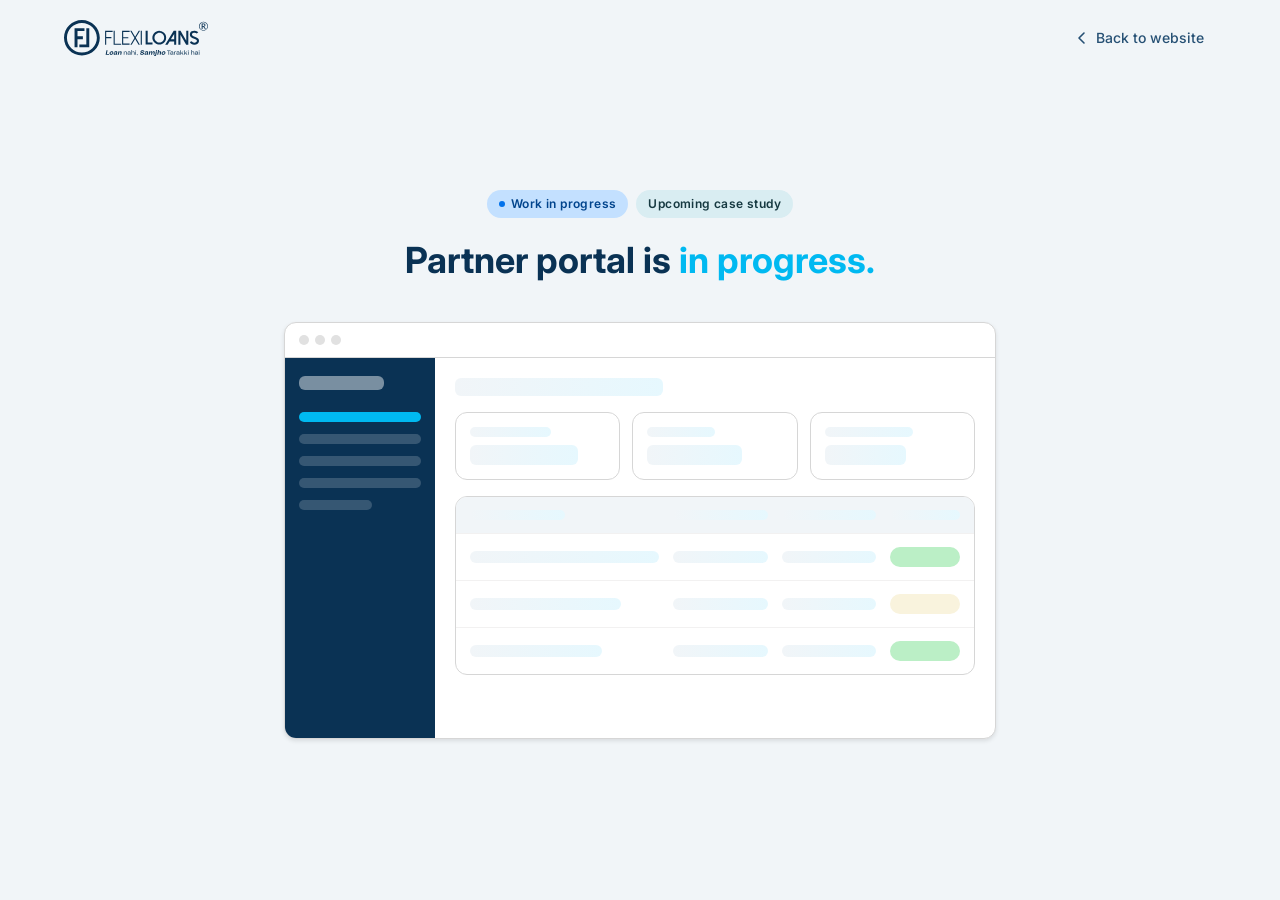
<file: flexigro/partner-portal.html>
<!doctype html>
<html lang="en">
<head>
<meta charset="utf-8">
<meta name="viewport" content="width=device-width,initial-scale=1">
<title>Partner portal · Coming soon</title>
<meta name="description" content="The FlexiLoans partner portal redesign by Nikhil Toraskar is in progress. Upcoming case study.">
<link rel="stylesheet" href="ds/styles.css">
<style>
*{box-sizing:border-box}
body{margin:0;min-height:100vh;display:flex;flex-direction:column;background:#F1F5F8;color:#0A3254;font-family:Inter,-apple-system,"Segoe UI",Arial,sans-serif;-webkit-font-smoothing:antialiased}
a{color:inherit;text-decoration:none}
.top{width:100%;display:flex;justify-content:space-between;align-items:center;max-width:1200px;margin:0 auto;padding:20px 24px}
.top img{height:36px;display:block}
.back{display:inline-flex;align-items:center;gap:6px;font-size:14px;line-height:20px;font-weight:500;color:#265074;padding:6px 12px;border-radius:30px}
.back:hover{background:#ECFAFF;color:#0A3254}
main{flex:1;justify-content:center;width:100%;max-width:760px;margin:0 auto;padding:24px 24px 72px;display:flex;flex-direction:column;align-items:center;gap:40px;text-align:center}
main .win{width:100%;text-align:left}
.badges{justify-content:center}
.badges{display:flex;gap:8px;flex-wrap:wrap;margin-bottom:20px}
.badge{display:inline-flex;align-items:center;gap:6px;height:28px;padding:0 12px;border-radius:30px;font-size:12px;line-height:16px;font-weight:600;letter-spacing:.4px}
.b1{background:#C3E0FF;color:#00448D}
.b1 i{width:6px;height:6px;border-radius:50%;background:#0071EB;animation:pulse 1.6s ease-in-out infinite}
.b2{background:#D9EDF2;color:#163941}
@keyframes pulse{50%{opacity:.3}}
h1{margin:0;font-size:36px;line-height:44px;font-weight:700;text-wrap:balance}
h1 span{color:#00B9F1}
p{margin:16px 0 0;font-size:16px;line-height:24px;color:#265074;max-width:480px}
.list{margin:24px 0 0;padding:0;list-style:none;display:flex;flex-direction:column;gap:10px}
.list li{display:flex;gap:10px;align-items:flex-start;font-size:14px;line-height:20px;color:#0A3254}
.list svg{flex:0 0 auto;margin-top:2px}
.cta{display:flex;gap:12px;flex-wrap:wrap;margin-top:32px}
.btn{display:inline-flex;align-items:center;gap:8px;height:40px;padding:10px 16px;border-radius:30px;font-size:14px;line-height:20px;font-weight:500;letter-spacing:.25px}
.btn.p{background:#00B9F1;color:#fff}.btn.p:hover{background:#33C7F4}.btn.p:active{background:#0094C1}
.btn.s{background:#fff;color:#0A3254;border:1px solid #0A3254}.btn.s:hover{background:#ECFAFF}
.btn:focus-visible,.back:focus-visible{outline:3px solid #0094C1;outline-offset:2px}
/* skeleton portal */
.win{background:#fff;border:1px solid #D6D6D6;border-radius:12px;box-shadow:0 2px 4px rgb(0 0 0 / .1);overflow:hidden;position:relative}
.bar{display:flex;gap:6px;padding:12px 14px;border-bottom:1px solid #D6D6D6}
.bar i{width:10px;height:10px;border-radius:50%;background:#E1E1E1}
.app{display:grid;grid-template-columns:150px 1fr;min-height:380px}
.side{background:#0A3254;padding:18px 14px;display:flex;flex-direction:column;gap:12px}
.side b{display:block;height:10px;border-radius:6px;background:rgb(255 255 255 / .18)}
.side b:first-child{width:70%;height:14px;background:rgb(255 255 255 / .45);margin-bottom:10px}
.side b.on{background:#00B9F1}
.pane{padding:20px;display:flex;flex-direction:column;gap:16px}
.sk{border-radius:6px;background:linear-gradient(90deg,#F1F5F8 0%,#E6F8FE 50%,#F1F5F8 100%);background-size:200% 100%;animation:sh 1.8s linear infinite}
@keyframes sh{to{background-position:-200% 0}}
.kpis{display:grid;grid-template-columns:repeat(3,1fr);gap:12px}
.kpi{border:1px solid #D6D6D6;border-radius:12px;padding:14px;display:flex;flex-direction:column;gap:8px}
.rows{border:1px solid #D6D6D6;border-radius:12px;overflow:hidden}
.row{display:grid;grid-template-columns:2fr 1fr 1fr 70px;gap:14px;padding:13px 14px;border-top:1px solid #F2F1F1;align-items:center}
.row:first-child{border-top:0;background:#F1F5F8}
.pill{height:20px;border-radius:30px;background:#BBEFC6}
.pill.w{background:#F9F3DD}
.stamp{position:absolute;right:18px;bottom:18px;display:flex;align-items:center;gap:8px;background:#0A3254;color:#fff;border-radius:30px;padding:8px 14px;font-size:12px;font-weight:600;letter-spacing:.4px;box-shadow:0 2px 6px rgb(0 0 0 / .2)}
footer{max-width:1200px;margin:0 auto;padding:24px;border-top:1px solid #D6D6D6;font-size:12px;line-height:16px;color:#265074;display:flex;justify-content:space-between;gap:12px;flex-wrap:wrap}
footer a{text-decoration:underline !important}
@media (max-width:900px){main{gap:32px;padding-top:16px}h1{font-size:28px;line-height:36px}.app{grid-template-columns:70px 1fr}.row{grid-template-columns:2fr 1fr 60px}.row>:nth-child(3){display:none}}
@media (prefers-reduced-motion:reduce){.sk,.b1 i{animation:none}}
</style>
</head>
<body>
<header class="top">
 <a href="index.html" aria-label="FlexiLoans home"><img src="assets/logo-horizontal-deep-blue.svg" alt="FlexiLoans"></a>
 <a class="back" href="index.html"><svg width="16" height="16" viewBox="0 0 16 16" fill="none" aria-hidden="true"><path d="M10 3 5 8l5 5" stroke="currentColor" stroke-width="1.6" stroke-linecap="round" stroke-linejoin="round"/></svg>Back to website</a>
</header>
<main>
 <section>
  <div class="badges"><span class="badge b1"><i></i>Work in progress</span><span class="badge b2">Upcoming case study</span></div>
  <h1>Partner portal is <span>in progress.</span></h1>
 </section>
 <div class="win" aria-hidden="true">
  <div class="bar"><i></i><i></i><i></i></div>
  <div class="app">
   <div class="side"><b></b><b class="on"></b><b></b><b></b><b></b><b style="width:60%"></b></div>
   <div class="pane">
    <div class="sk" style="height:18px;width:40%"></div>
    <div class="kpis">
     <div class="kpi"><div class="sk" style="height:10px;width:60%"></div><div class="sk" style="height:20px;width:80%"></div></div>
     <div class="kpi"><div class="sk" style="height:10px;width:50%"></div><div class="sk" style="height:20px;width:70%"></div></div>
     <div class="kpi"><div class="sk" style="height:10px;width:65%"></div><div class="sk" style="height:20px;width:60%"></div></div>
    </div>
    <div class="rows">
     <div class="row"><div class="sk" style="height:10px;width:50%"></div><div class="sk" style="height:10px"></div><div class="sk" style="height:10px"></div><div class="sk" style="height:10px"></div></div>
     <div class="row"><div class="sk" style="height:12px"></div><div class="sk" style="height:12px"></div><div class="sk" style="height:12px"></div><div class="pill"></div></div>
     <div class="row"><div class="sk" style="height:12px;width:80%"></div><div class="sk" style="height:12px"></div><div class="sk" style="height:12px"></div><div class="pill w"></div></div>
     <div class="row"><div class="sk" style="height:12px;width:70%"></div><div class="sk" style="height:12px"></div><div class="sk" style="height:12px"></div><div class="pill"></div></div>
    </div>
   </div>
  </div>
   </div>
</main>
</body>
</html>
</file>
<file: flexigro/ds/styles.css>
/* FlexiLoans Design System — global entry point.
   Consumers link this one file. Import order matters: fonts, then colour roles,
   then the system token layers, then FlexiLoans' own component tokens. */

@import url('tokens/fonts.css');
@import url('tokens/colors.css');
@import url('tokens/typography.css');
@import url('tokens/shape.css');
@import url('tokens/elevation.css');
@import url('tokens/motion.css');
@import url('tokens/state.css');
@import url('tokens/spacing.css');
@import url('tokens/components.css');

/* The Figma Variables layer, materialized verbatim from FL-Colors and Typo.fig.
   86 variables, Light + Dark modes. This is the authoritative source for the
   type scale and for Primary-1 / Primary-2-V2; the layers above express the same
   values under the md-sys / fl names the components consume. */
@import url('tokens/figma/fig-tokens.css');
</file>
